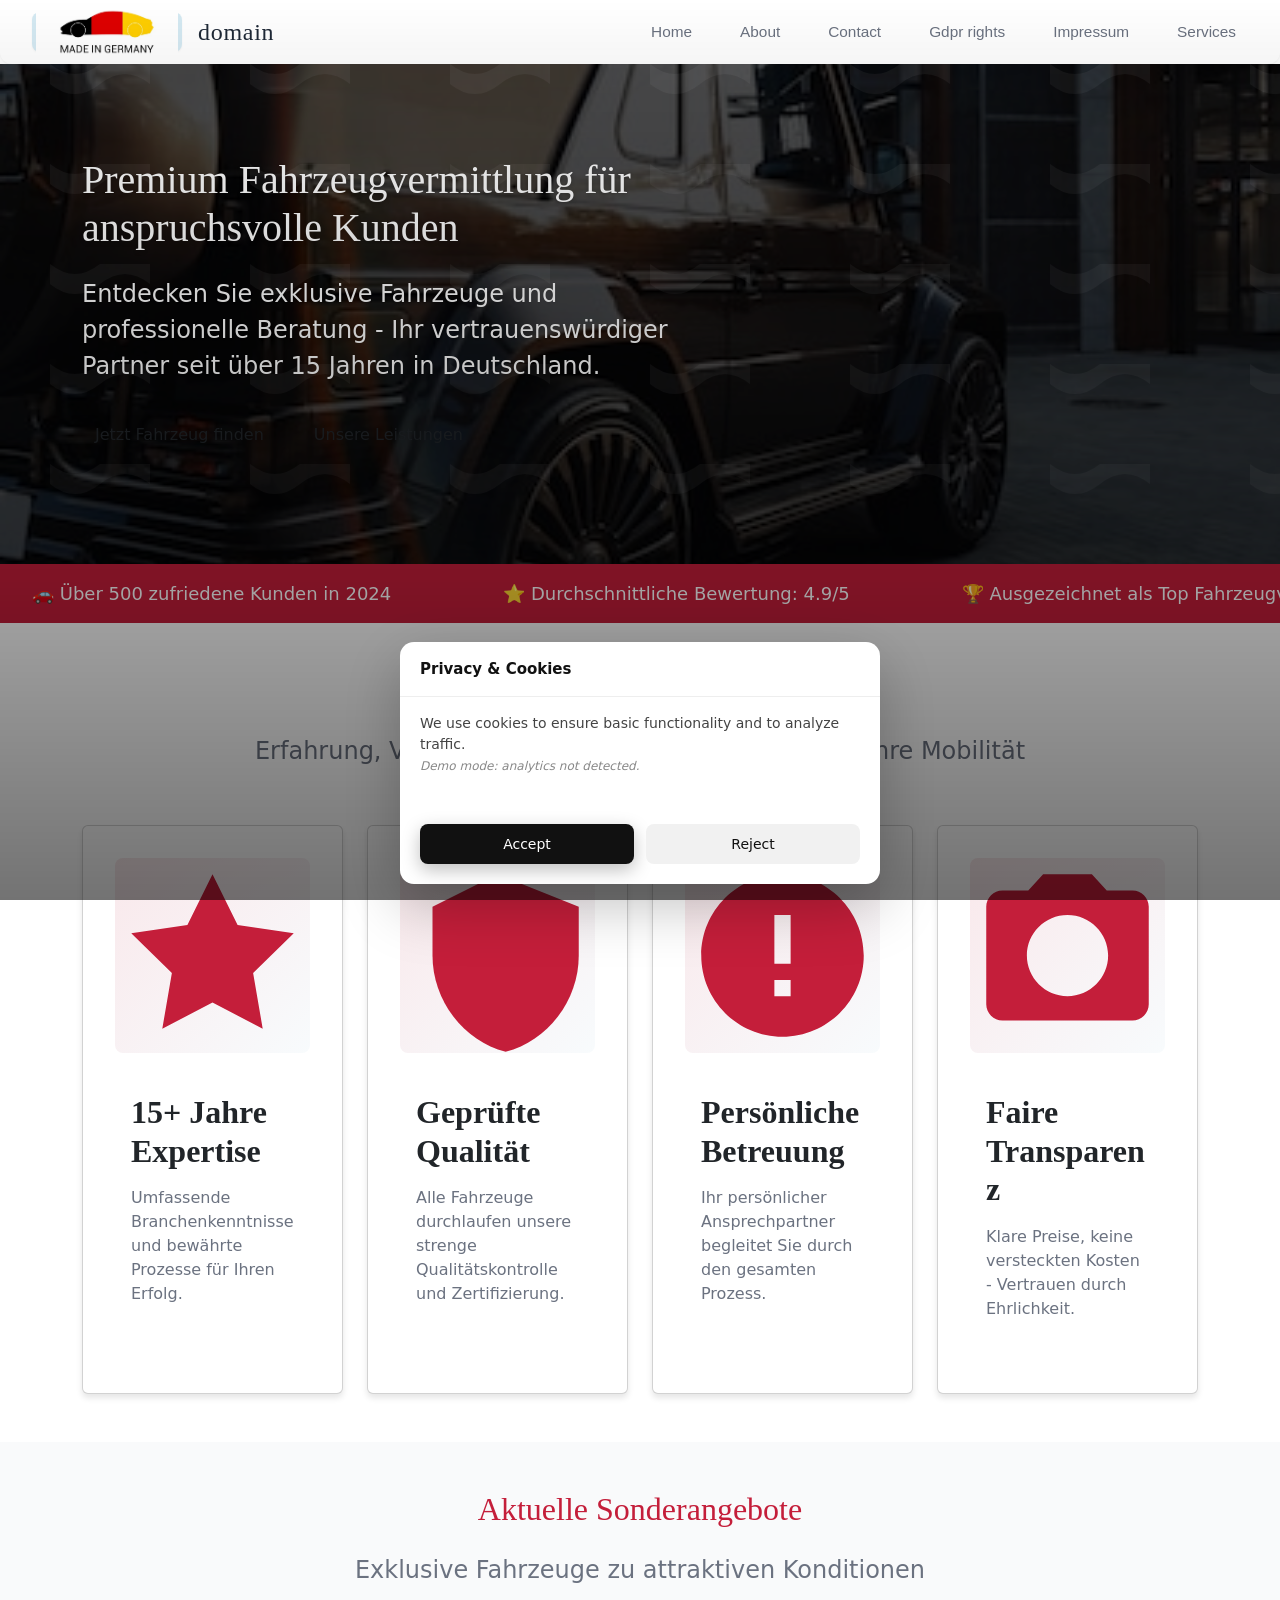
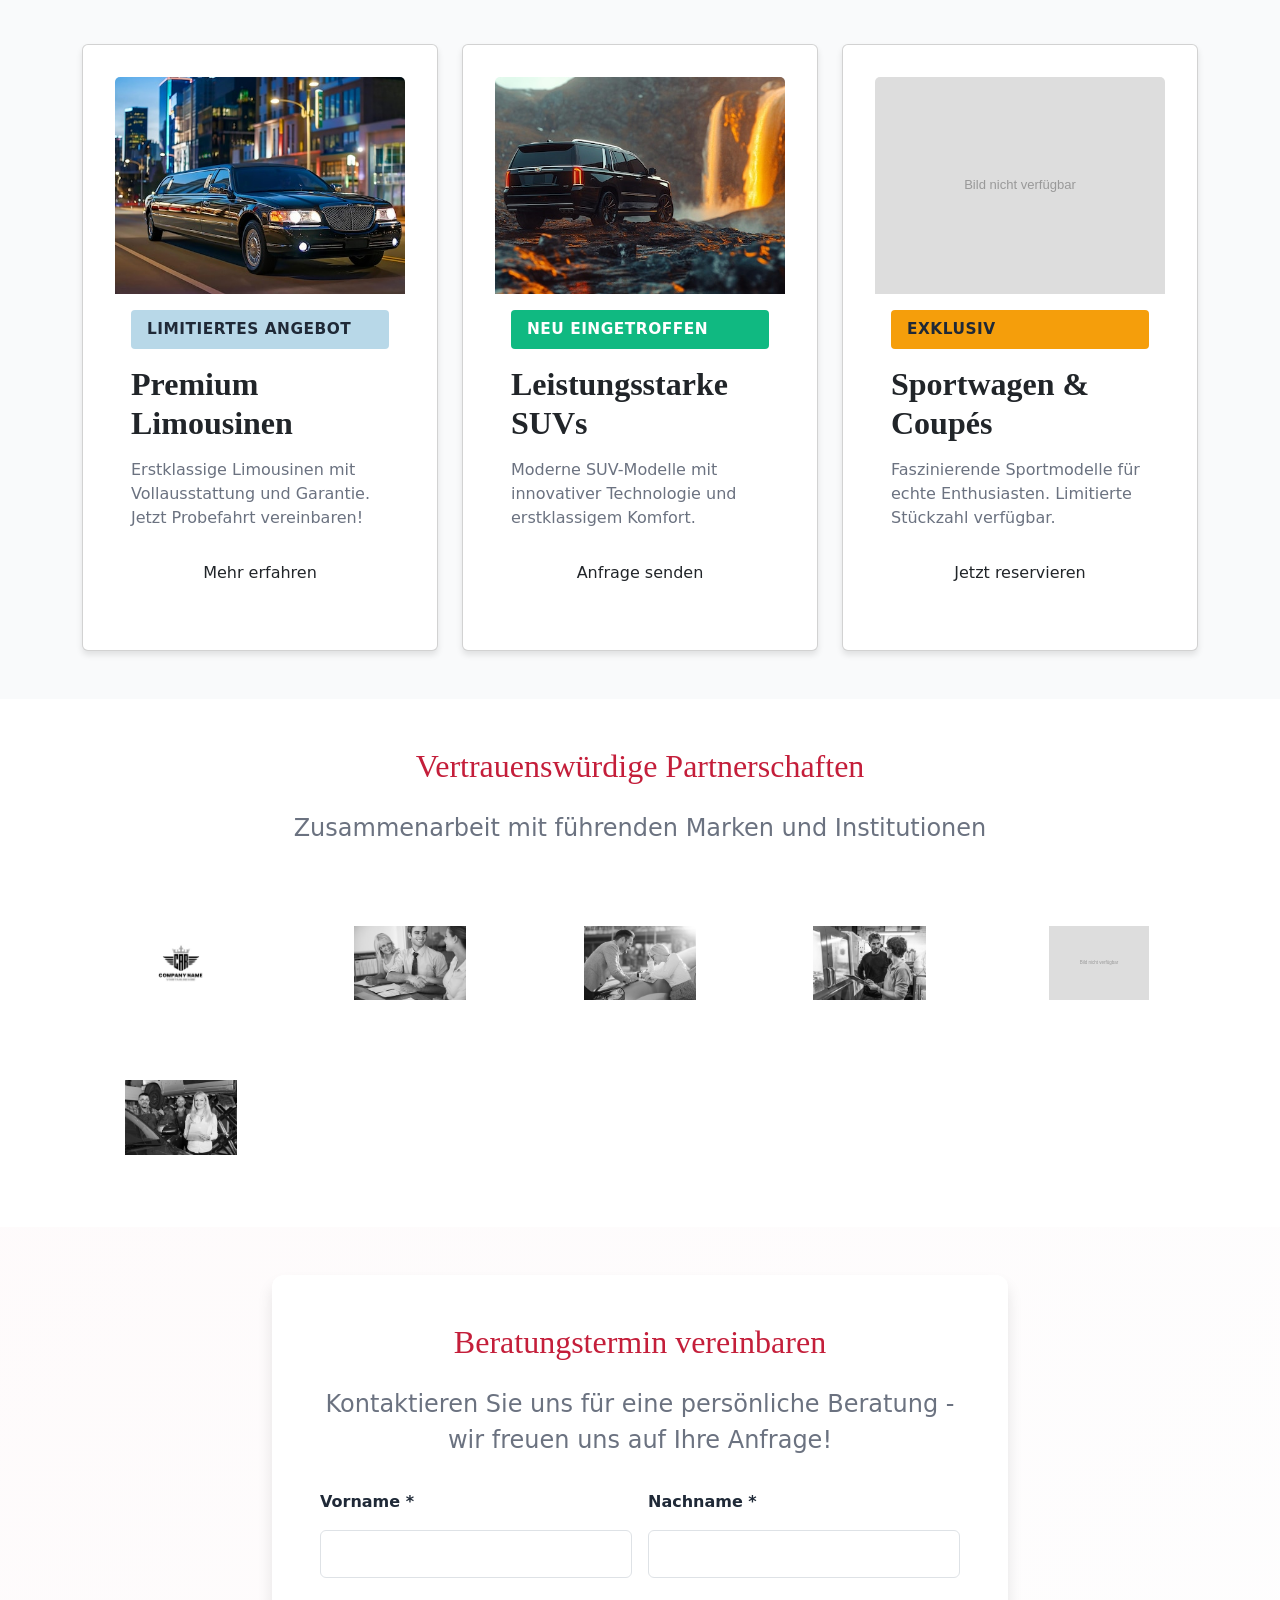
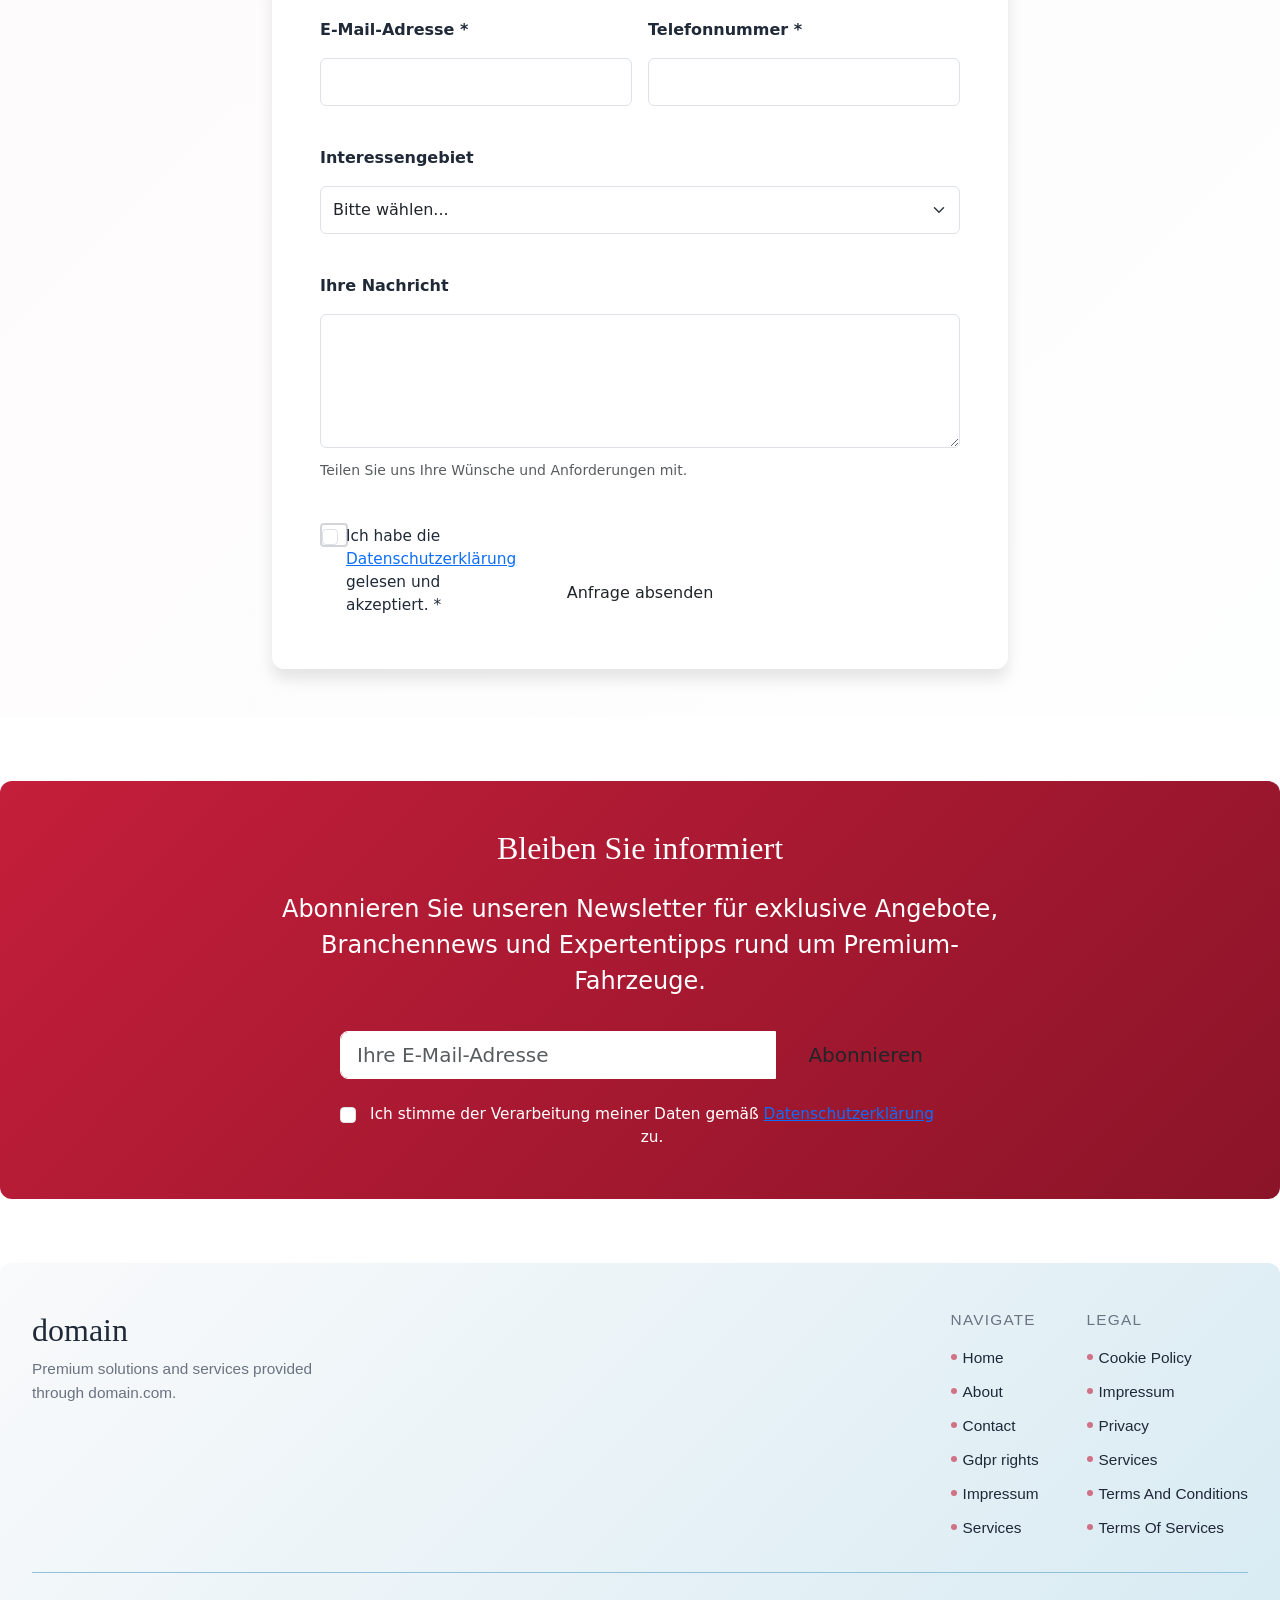
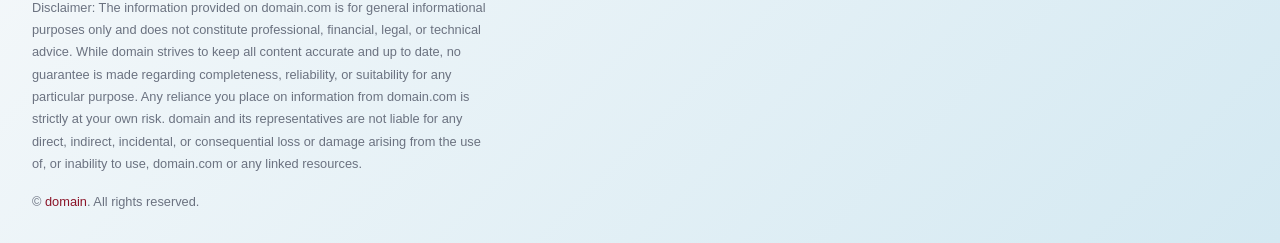
<file: index.html>
<!DOCTYPE html><html lang="de"><head>
<script type="application/ld+json">
{
  "@context": "https://schema.org",
  "@graph": [
    {
      "@type": "WebSite",
      "@id": "https://domain.com/#website",
      "url": "https://domain.com",
      "name": "domain"
    },
    {
      "@type": "Organization",
      "@id": "https://domain.com/#org",
      "name": "domain",
      "url": "https://domain.com"
    },
    {
      "@type": "WebPage",
      "@id": "https://domain.com",
      "url": "https://domain.com",
      "name": "domain",
      "isPartOf": {
        "@id": "https://domain.com/#website"
      },
      "inLanguage": "de"
    }
  ]
}
</script>
  <meta charset="UTF-8">
  <meta name="viewport" content="width=device-width, initial-scale=1.0">
  <meta name="description" content="domain - Ihr Premium-Partner für exklusive Fahrzeugvermittlung, professionelle Fahrzeugbewertung und erstklassigen Service in ganz Deutschland.">
  <meta name="keywords" content="Fahrzeugvermittlung, Autokauf, Fahrzeugbewertung, Premium Autos, Deutschland">
  <meta property="og:title" content="domain - Premium Fahrzeugvermittlung">
  <meta property="og:description" content="Ihr Premium-Partner für exklusive Fahrzeugvermittlung, professionelle Fahrzeugbewertung und erstklassigen Service in ganz Deutschland.">
  <meta property="og:type" content="website">
  <meta property="og:url" content="https://domain.com">
  <meta property="og:image" content="https://images.unsplash.com/photo-1492144534655-ae79c964c9d7?w=1200&amp;h=630&amp;fit=crop">
  <link rel="canonical" href="https://domain.com">
  <title>domain - Premium Fahrzeugvermittlung &amp; Beratung</title>
  <link rel="stylesheet" href="style.css">
  <link rel="icon" type="image/png" href="/favicon.png">
  <link rel="apple-touch-icon" href="/apple-touch-icon.png">
   <link rel="stylesheet" href="https://cdn.jsdelivr.net/npm/bootstrap@5.3.3/dist/css/bootstrap.min.css" integrity="sha384-QWTKZyjpPEjISv5WaRU9OFeRpok6YctnYmDr5pNlyT2bRjXh0JMhjY6hW+ALEwIH" crossorigin="anonymous">
  <link rel="stylesheet" href="https://unpkg.com/aos@2.3.4/dist/aos.css">
<link rel="stylesheet" href="./header-footer.css">
</head>
 <body>
  <header class="dr-header" aria-label="Primary navigation">
  <div class="dr-header-inner">
    <div class="dr-header-brand">
      <div class="dr-header-logo-wrap" aria-label="domain logo">
        <img class="dr-header-logo" src="img/etikett-made-in-germany.jpg" alt="AutoElite Deutschland Logo" width="150" height="40" loading="lazy" />
      </div>
      <div class="dr-header-brand-name">domain</div>
    </div>

    <button class="dr-header-burger" type="button" aria-label="Toggle navigation" aria-expanded="false" aria-controls="dr-header-nav-links">
      <span class="dr-header-burger-bar"></span>
      <span class="dr-header-burger-bar"></span>
      <span class="dr-header-burger-bar"></span>
    </button>

    <nav class="dr-nav" aria-label="Main">
      <ul class="dr-nav-list" id="dr-header-nav-links">
        <li class="dr-nav-item"><a class="dr-nav-link" href="./index.html">Home</a></li>
        <li class="dr-nav-item"><a class="dr-nav-link" href="./about.html">About</a></li>
        <li class="dr-nav-item"><a class="dr-nav-link" href="./contact.html">Contact</a></li>
        <li class="dr-nav-item"><a class="dr-nav-link" href="./gdpr-rights.html">Gdpr rights</a></li>
        <li class="dr-nav-item"><a class="dr-nav-link" href="./impressum.html">Impressum</a></li>
        <li class="dr-nav-item"><a class="dr-nav-link" href="./services.html">Services</a></li>
      </ul>
    </nav>
  </div>
</header>
  <main>
   <section class="c-hero" id="hero">
    <div class="c-hero__background">
     <img src="img/374955.jpg" alt="Luxuriöses Fahrzeug auf urbaner Straße, professionelle Automobilbranche" width="1920" height="1080" class="c-hero__image">
    </div>
    <div class="container">
     <div class="row align-items-center">
      <div class="col-lg-7" data-aos="fade-right">
       <h1 class="c-hero__title">Premium Fahrzeugvermittlung für anspruchsvolle Kunden</h1>
       <p class="c-hero__subtitle">Entdecken Sie exklusive Fahrzeuge und professionelle Beratung - Ihr vertrauenswürdiger Partner seit über 15 Jahren in Deutschland.</p>
       <div class="c-hero__actions">
        <a href="#kontaktformular" class="btn c-button c-button--primary c-button--lg">Jetzt Fahrzeug finden</a> <a href="/services.html" class="btn c-button c-button--secondary c-button--lg">Unsere Leistungen</a>
       </div>
      </div>
     </div>
    </div>
   </section>
   <section class="c-ticker" aria-label="Aktuelle Nachrichten">
    <div class="c-ticker__wrapper">
     <div class="c-ticker__content">
      <span class="c-ticker__item">🚗 Über 500 zufriedene Kunden in 2024</span> <span class="c-ticker__item">⭐ Durchschnittliche Bewertung: 4.9/5</span> <span class="c-ticker__item">🏆 Ausgezeichnet als Top Fahrzeugvermittler Deutschland</span> <span class="c-ticker__item">💎 Exklusiver Zugang zu Premium-Fahrzeugen</span> <span class="c-ticker__item">📞 Kostenlose Erstberatung verfügbar</span> <span class="c-ticker__item">🚗 Über 500 zufriedene Kunden in 2024</span> <span class="c-ticker__item">⭐ Durchschnittliche Bewertung: 4.9/5</span> <span class="c-ticker__item">🏆 Ausgezeichnet als Top Fahrzeugvermittler Deutschland</span>
     </div>
    </div>
   </section>
   <section class="c-features py-4 py-md-5" id="vorteile" style="scroll-margin-top: var(--header-h);">
    <div class="container">
     <div class="row text-center mb-4">
      <div class="col-12" data-aos="fade-up">
       <h2 class="c-section__title">Warum domain?</h2>
       <p class="c-section__subtitle">Erfahrung, Vertrauen und erstklassiger Service für Ihre Mobilität</p>
      </div>
     </div>
     <div class="row g-4">
      <div class="col-md-6 col-lg-3" data-aos="fade-up" data-aos-delay="100">
       <div class="card c-card h-100">
        <div class="ratio ratio-1x1 c-card__icon-wrapper">
         <svg class="c-card__icon" viewBox="0 0 24 24" fill="none" xmlns="http://www.w3.org/2000/svg" role="img" aria-label="Expertise Icon">
          <path d="M12 2L15.09 8.26L22 9.27L17 14.14L18.18 21.02L12 17.77L5.82 21.02L7 14.14L2 9.27L8.91 8.26L12 2Z" fill="currentColor"></path>
         </svg>
        </div>
        <div class="card-body d-flex flex-column">
         <h3 class="c-card__title">15+ Jahre Expertise</h3>
         <p class="c-card__text">Umfassende Branchenkenntnisse und bewährte Prozesse für Ihren Erfolg.</p>
        </div>
       </div>
      </div>
      <div class="col-md-6 col-lg-3" data-aos="fade-up" data-aos-delay="200">
       <div class="card c-card h-100">
        <div class="ratio ratio-1x1 c-card__icon-wrapper">
         <svg class="c-card__icon" viewBox="0 0 24 24" fill="none" xmlns="http://www.w3.org/2000/svg" role="img" aria-label="Sicherheit Icon">
          <path d="M12 2L4 6V12C4 17.55 7.84 22.54 13 23.85C18.16 22.54 22 17.55 22 12V6L12 2Z" fill="currentColor"></path>
         </svg>
        </div>
        <div class="card-body d-flex flex-column">
         <h3 class="c-card__title">Geprüfte Qualität</h3>
         <p class="c-card__text">Alle Fahrzeuge durchlaufen unsere strenge Qualitätskontrolle und Zertifizierung.</p>
        </div>
       </div>
      </div>
      <div class="col-md-6 col-lg-3" data-aos="fade-up" data-aos-delay="300">
       <div class="card c-card h-100">
        <div class="ratio ratio-1x1 c-card__icon-wrapper">
         <svg class="c-card__icon" viewBox="0 0 24 24" fill="none" xmlns="http://www.w3.org/2000/svg" role="img" aria-label="Support Icon">
          <path d="M12 2C6.48 2 2 6.48 2 12C2 17.52 6.48 22 12 22C17.52 22 22 17.52 22 12C22 6.48 17.52 2 12 2ZM13 17H11V15H13V17ZM13 13H11V7H13V13Z" fill="currentColor"></path>
         </svg>
        </div>
        <div class="card-body d-flex flex-column">
         <h3 class="c-card__title">Persönliche Betreuung</h3>
         <p class="c-card__text">Ihr persönlicher Ansprechpartner begleitet Sie durch den gesamten Prozess.</p>
        </div>
       </div>
      </div>
      <div class="col-md-6 col-lg-3" data-aos="fade-up" data-aos-delay="400">
       <div class="card c-card h-100">
        <div class="ratio ratio-1x1 c-card__icon-wrapper">
         <svg class="c-card__icon" viewBox="0 0 24 24" fill="none" xmlns="http://www.w3.org/2000/svg" role="img" aria-label="Transparenz Icon">
          <path d="M9 2L7.17 4H4C2.9 4 2 4.9 2 6V18C2 19.1 2.9 20 4 20H20C21.1 20 22 19.1 22 18V6C22 4.9 21.1 4 20 4H16.83L15 2H9ZM12 17C9.24 17 7 14.76 7 12C7 9.24 9.24 7 12 7C14.76 7 17 9.24 17 12C17 14.76 14.76 17 12 17Z" fill="currentColor"></path>
         </svg>
        </div>
        <div class="card-body d-flex flex-column">
         <h3 class="c-card__title">Faire Transparenz</h3>
         <p class="c-card__text">Klare Preise, keine versteckten Kosten - Vertrauen durch Ehrlichkeit.</p>
        </div>
       </div>
      </div>
     </div>
    </div>
   </section>
   <section class="c-offers py-4 py-md-5" id="angebote" style="scroll-margin-top: var(--header-h);">
    <div class="container">
     <div class="row text-center mb-4">
      <div class="col-12" data-aos="fade-up">
       <h2 class="c-section__title">Aktuelle Sonderangebote</h2>
       <p class="c-section__subtitle">Exklusive Fahrzeuge zu attraktiven Konditionen</p>
      </div>
     </div>
     <div class="row g-4">
      <div class="col-md-6 col-lg-4" data-aos="fade-up" data-aos-delay="100">
       <div class="card c-card c-card--offer h-100">
        <div class="ratio ratio-4x3">
         <img src="img/385.jpg" alt="Elegante Limousine in städtischer Umgebung, Premium Fahrzeug" width="800" height="600" class="card-img-top" loading="lazy">
        </div>
        <div class="card-body d-flex flex-column">
         <span class="c-badge c-badge--accent">Limitiertes Angebot</span>
         <h3 class="c-card__title">Premium Limousinen</h3>
         <p class="c-card__text">Erstklassige Limousinen mit Vollausstattung und Garantie. Jetzt Probefahrt vereinbaren!</p>
         <a href="/contact.html" class="btn c-button c-button--primary mt-auto">Mehr erfahren</a>
        </div>
       </div>
      </div>
      <div class="col-md-6 col-lg-4" data-aos="fade-up" data-aos-delay="200">
       <div class="card c-card c-card--offer h-100">
        <div class="ratio ratio-4x3">
         <img src="img/184181.jpg" alt="Sportlicher SUV in Berglandschaft, leistungsstarkes Fahrzeug" width="800" height="600" class="card-img-top" loading="lazy">
        </div>
        <div class="card-body d-flex flex-column">
         <span class="c-badge c-badge--success">Neu eingetroffen</span>
         <h3 class="c-card__title">Leistungsstarke SUVs</h3>
         <p class="c-card__text">Moderne SUV-Modelle mit innovativer Technologie und erstklassigem Komfort.</p>
         <a href="/contact.html" class="btn c-button c-button--primary mt-auto">Anfrage senden</a>
        </div>
       </div>
      </div>
      <div class="col-md-6 col-lg-4" data-aos="fade-up" data-aos-delay="300">
       <div class="card c-card c-card--offer h-100">
        <div class="ratio ratio-4x3">
         <img src="https://images.unsplash.com/photo-1552519507-da3b142c6e3d?w=800&amp;h=600&amp;fit=crop" alt="Sportlicher Coupé bei Sonnenuntergang, dynamisches Design" width="800" height="600" class="card-img-top" loading="lazy">
        </div>
        <div class="card-body d-flex flex-column">
         <span class="c-badge c-badge--warning">Exklusiv</span>
         <h3 class="c-card__title">Sportwagen &amp; Coupés</h3>
         <p class="c-card__text">Faszinierende Sportmodelle für echte Enthusiasten. Limitierte Stückzahl verfügbar.</p>
         <a href="/contact.html" class="btn c-button c-button--primary mt-auto">Jetzt reservieren</a>
        </div>
       </div>
      </div>
     </div>
    </div>
   </section>
   <section class="c-brands py-4 py-md-5" id="partner">
    <div class="container">
     <div class="row text-center mb-4">
      <div class="col-12" data-aos="fade-up">
       <h2 class="c-section__title">Vertrauenswürdige Partnerschaften</h2>
       <p class="c-section__subtitle">Zusammenarbeit mit führenden Marken und Institutionen</p>
      </div>
     </div>
     <div class="c-brands__grid">
      <div class="c-brands__item" data-aos="fade-up" data-aos-delay="100">
       <div class="c-brands__logo-wrapper">
        <img src="img/car-anfangsbuchstabe-mit-flugelkronen-logo-luxus-logoluxus-schild-monogramm-l.jpg" alt="Premium Automobilmarke Partner Logo" width="200" height="100" loading="lazy" class="c-brands__logo">
       </div>
      </div>
      <div class="c-brands__item" data-aos="fade-up" data-aos-delay="200">
       <div class="c-brands__logo-wrapper">
        <img src="img/187492.jpg" alt="Zertifizierte Finanzinstitution Partner" width="200" height="100" loading="lazy" class="c-brands__logo">
       </div>
      </div>
      <div class="c-brands__item" data-aos="fade-up" data-aos-delay="300">
       <div class="c-brands__logo-wrapper">
        <img src="img/355.jpg" alt="Versicherungspartner für Fahrzeuge" width="200" height="100" loading="lazy" class="c-brands__logo">
       </div>
      </div>
      <div class="c-brands__item" data-aos="fade-up" data-aos-delay="400">
       <div class="c-brands__logo-wrapper">
        <img src="img/42764.jpg" alt="Technischer Prüfservice Qualitätspartner" width="200" height="100" loading="lazy" class="c-brands__logo">
       </div>
      </div>
      <div class="c-brands__item" data-aos="fade-up" data-aos-delay="500">
       <div class="c-brands__logo-wrapper">
        <img src="https://images.unsplash.com/photo-1542744173-8e7e53415bb0?w=200&amp;h=100&amp;fit=crop" alt="Professioneller Servicepartner Automotive" width="200" height="100" loading="lazy" class="c-brands__logo">
       </div>
      </div>
      <div class="c-brands__item" data-aos="fade-up" data-aos-delay="600">
       <div class="c-brands__logo-wrapper">
        <img src="img/6193.jpg" alt="Branchenverband Automobil Deutschland" width="200" height="100" loading="lazy" class="c-brands__logo">
       </div>
      </div>
     </div>
    </div>
   </section>
   <section class="c-form-section py-4 py-md-5" id="kontaktformular" style="scroll-margin-top: var(--header-h);">
    <div class="container">
     <div class="row justify-content-center">
      <div class="col-lg-8" data-aos="fade-up">
       <div class="c-form-wrapper">
        <h2 class="c-section__title text-center">Beratungstermin vereinbaren</h2>
        <p class="c-section__subtitle text-center">Kontaktieren Sie uns für eine persönliche Beratung - wir freuen uns auf Ihre Anfrage!</p>
        <form class="c-form" action="thank_you.html" method="POST" novalidate="">
         <div class="row g-3">
          <div class="col-md-6">
           <div class="c-form__group">
            <label for="firstName" class="c-form__label">Vorname *</label> <input type="text" class="form-control c-form__input" id="firstName" name="firstName" required="" aria-required="true">
            <div class="invalid-feedback">Bitte geben Sie Ihren Vornamen ein.</div>
           </div>
          </div>
          <div class="col-md-6">
           <div class="c-form__group">
            <label for="lastName" class="c-form__label">Nachname *</label> <input type="text" class="form-control c-form__input" id="lastName" name="lastName" required="" aria-required="true">
            <div class="invalid-feedback">Bitte geben Sie Ihren Nachnamen ein.</div>
           </div>
          </div>
          <div class="col-md-6">
           <div class="c-form__group">
            <label for="email" class="c-form__label">E-Mail-Adresse *</label> <input type="email" class="form-control c-form__input" id="email" name="email" required="" aria-required="true">
            <div class="invalid-feedback">Bitte geben Sie eine gültige E-Mail-Adresse ein.</div>
           </div>
          </div>
          <div class="col-md-6">
           <div class="c-form__group">
            <label for="phone" class="c-form__label">Telefonnummer *</label> <input type="tel" class="form-control c-form__input" id="phone" name="phone" required="" aria-required="true">
            <div class="invalid-feedback">Bitte geben Sie Ihre Telefonnummer ein.</div>
           </div>
          </div>
          <div class="col-12">
           <div class="c-form__group">
            <label for="interest" class="c-form__label">Interessengebiet</label> <select class="form-select c-form__input" id="interest" name="interest"> <option value="">Bitte wählen...</option> <option value="limousine">Premium Limousinen</option> <option value="suv">SUV-Modelle</option> <option value="sportwagen">Sportwagen &amp; Coupés</option> <option value="elektro">Elektrofahrzeuge</option> <option value="beratung">Allgemeine Beratung</option> </select>
           </div>
          </div>
          <div class="col-12">
           <div class="c-form__group">
            <label for="message" class="c-form__label">Ihre Nachricht</label> <textarea class="form-control c-form__textarea" id="message" name="message" rows="5" aria-describedby="messageHelp"></textarea> <small id="messageHelp" class="form-text text-muted">Teilen Sie uns Ihre Wünsche und Anforderungen mit.</small>
           </div>
          </div>
          <div class="col-12">
           <div class="form-check c-form__checkbox">
            <input class="form-check-input" type="checkbox" id="privacy" name="privacy" required="" aria-required="true"> <label class="form-check-label" for="privacy"> Ich habe die <a href="/privacy.html" target="_blank" rel="noopener noreferrer">Datenschutzerklärung</a> gelesen und akzeptiert. * </label>
            <div class="invalid-feedback">Sie müssen die Datenschutzerklärung akzeptieren.</div>
           </div>
          </div>
          <div class="col-12">
           <button type="submit" class="btn c-button c-button--primary c-button--lg w-100">Anfrage absenden</button>
          </div>
         </div>
        </form>
       </div>
      </div>
     </div>
    </div>
   </section>
   <section class="c-newsletter py-4 py-md-5" id="newsletter">
    <div class="container">
     <div class="row justify-content-center">
      <div class="col-lg-8 text-center" data-aos="fade-up">
       <h2 class="c-section__title">Bleiben Sie informiert</h2>
       <p class="c-section__subtitle">Abonnieren Sie unseren Newsletter für exklusive Angebote, Branchennews und Expertentipps rund um Premium-Fahrzeuge.</p>
       <form class="c-newsletter__form" action="thank_you.html" method="POST" novalidate="">
        <div class="input-group input-group-lg c-newsletter__input-group">
         <input type="email" class="form-control c-form__input" id="newsletterEmail" name="newsletterEmail" placeholder="Ihre E-Mail-Adresse" required="" aria-label="E-Mail für Newsletter" aria-required="true">
         <button class="btn c-button c-button--primary" type="submit">Abonnieren</button>
        </div>
        <div class="form-check mt-3 c-newsletter__consent">
         <input class="form-check-input" type="checkbox" id="newsletterPrivacy" name="newsletterPrivacy" required="" aria-required="true"> <label class="form-check-label" for="newsletterPrivacy"> Ich stimme der Verarbeitung meiner Daten gemäß <a href="/privacy.html" target="_blank" rel="noopener noreferrer">Datenschutzerklärung</a> zu. </label>
        </div>
       </form>
      </div>
     </div>
    </div>
   </section>
  </main>
  <footer class="dr-footer" aria-label="Footer">
  <div class="dr-footer-inner">
    <div class="dr-footer-main">
      <div class="dr-footer-brand-block">
        <div class="dr-footer-brand-name">domain</div>
        <p class="dr-footer-tagline">Premium solutions and services provided through domain.com.</p>
      </div>

      <div class="dr-footer-nav-legal-wrap">
        <nav class="dr-footer-nav" aria-label="Footer main navigation">
          <h2 class="dr-footer-heading">Navigate</h2>
          <ul class="dr-footer-nav-list">
            <li class="dr-footer-nav-item"><a class="dr-footer-nav-link" href="./index.html">Home</a></li>
            <li class="dr-footer-nav-item"><a class="dr-footer-nav-link" href="./about.html">About</a></li>
            <li class="dr-footer-nav-item"><a class="dr-footer-nav-link" href="./contact.html">Contact</a></li>
            <li class="dr-footer-nav-item"><a class="dr-footer-nav-link" href="./gdpr-rights.html">Gdpr rights</a></li>
            <li class="dr-footer-nav-item"><a class="dr-footer-nav-link" href="./impressum.html">Impressum</a></li>
            <li class="dr-footer-nav-item"><a class="dr-footer-nav-link" href="./services.html">Services</a></li>
          </ul>
        </nav>

        <div class="dr-footer-legal-block" aria-label="Legal">
          <h2 class="dr-footer-heading">Legal</h2>
          <ul class="dr-footer-legal-list">
            <li class="dr-footer-legal-item"><a class="dr-footer-legal-link" href="./cookie_policy.html">Cookie Policy</a></li>
            <li class="dr-footer-legal-item"><a class="dr-footer-legal-link" href="./impressum.html">Impressum</a></li>
            <li class="dr-footer-legal-item"><a class="dr-footer-legal-link" href="./privacy.html">Privacy</a></li>
            <li class="dr-footer-legal-item"><a class="dr-footer-legal-link" href="./services.html">Services</a></li>
            <li class="dr-footer-legal-item"><a class="dr-footer-legal-link" href="./terms_and_conditions.html">Terms And Conditions</a></li>
            <li class="dr-footer-legal-item"><a class="dr-footer-legal-link" href="./terms_of_services.html">Terms Of Services</a></li>
          </ul>
        </div>
      </div>
    </div>

    <div class="dr-footer-bottom">
      <p class="dr-footer-disclaimer">
        Disclaimer: The information provided on domain.com is for general informational purposes only and does not constitute professional, financial, legal, or technical advice. While domain strives to keep all content accurate and up to date, no guarantee is made regarding completeness, reliability, or suitability for any particular purpose. Any reliance you place on information from domain.com is strictly at your own risk. domain and its representatives are not liable for any direct, indirect, incidental, or consequential loss or damage arising from the use of, or inability to use, domain.com or any linked resources.
      </p>
      <p class="dr-footer-copy">© <span class="dr-footer-copy-name">domain</span>. All rights reserved.</p>
    </div>
  </div>
</footer>
  <script src="script.js" defer=""></script>
 
  <script src="https://unpkg.com/aos@2.3.4/dist/aos.js"></script>
  <script>
if (typeof AOS !== "undefined" && !window.__AOS_INITIALIZED__) {
  AOS.init({ once: true, duration: 700, easing: "ease-out-cubic" });
  window.__AOS_INITIALIZED__ = true;
}
</script>
<script src="./header-footer.js"></script>
<script src="./consent.js"></script>
</body></html>
</file>
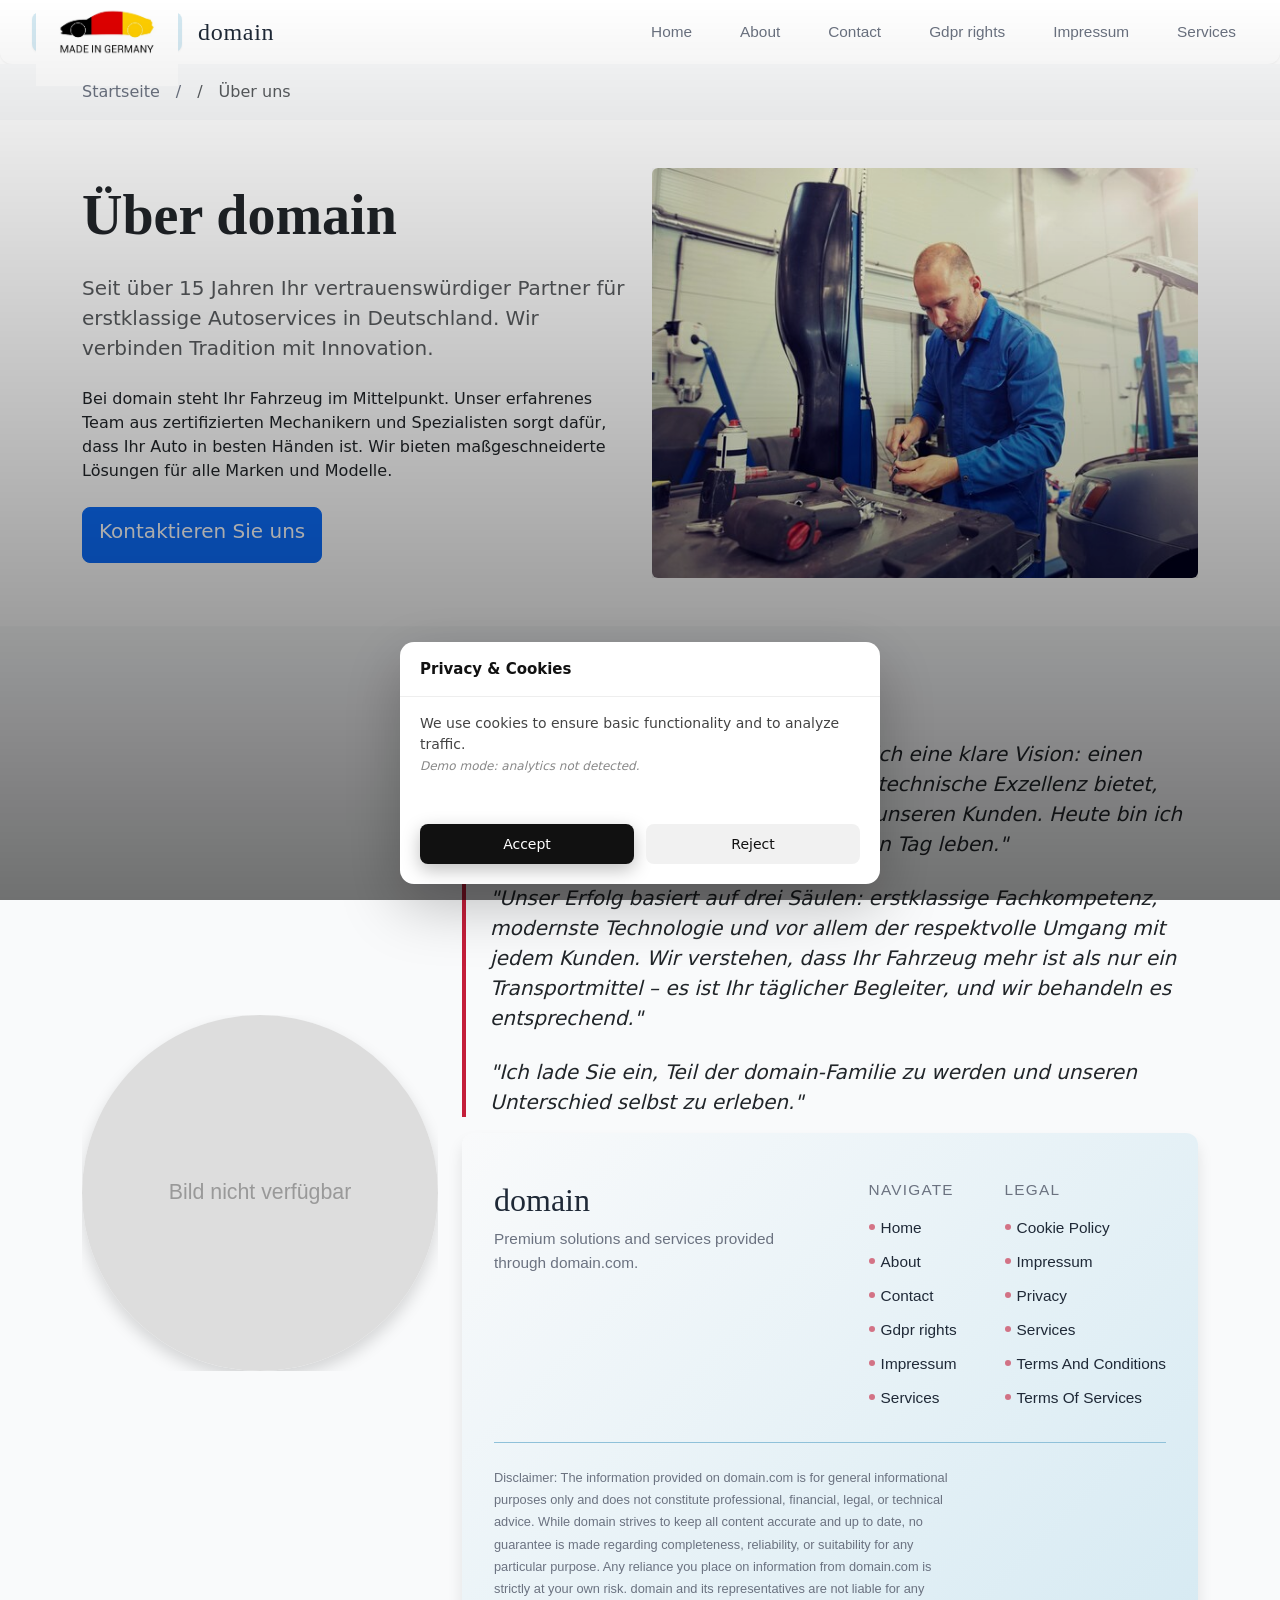
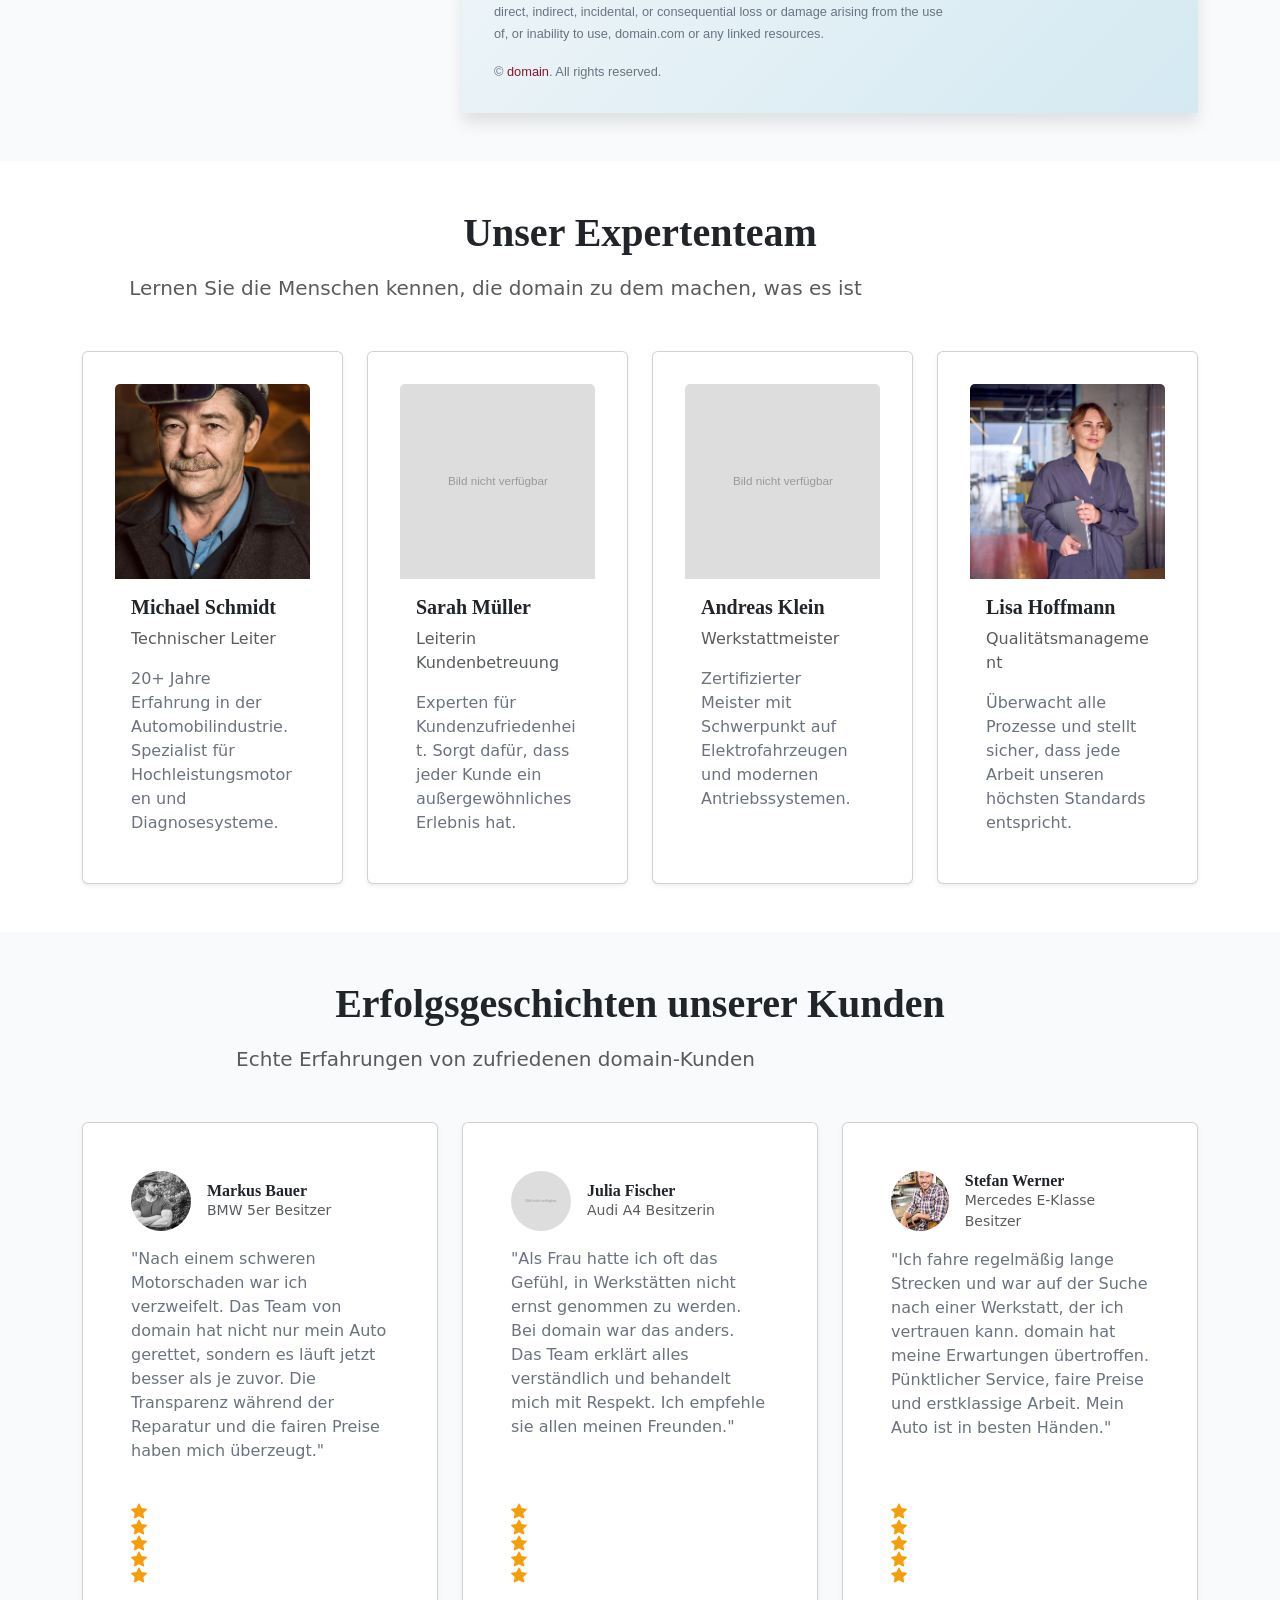
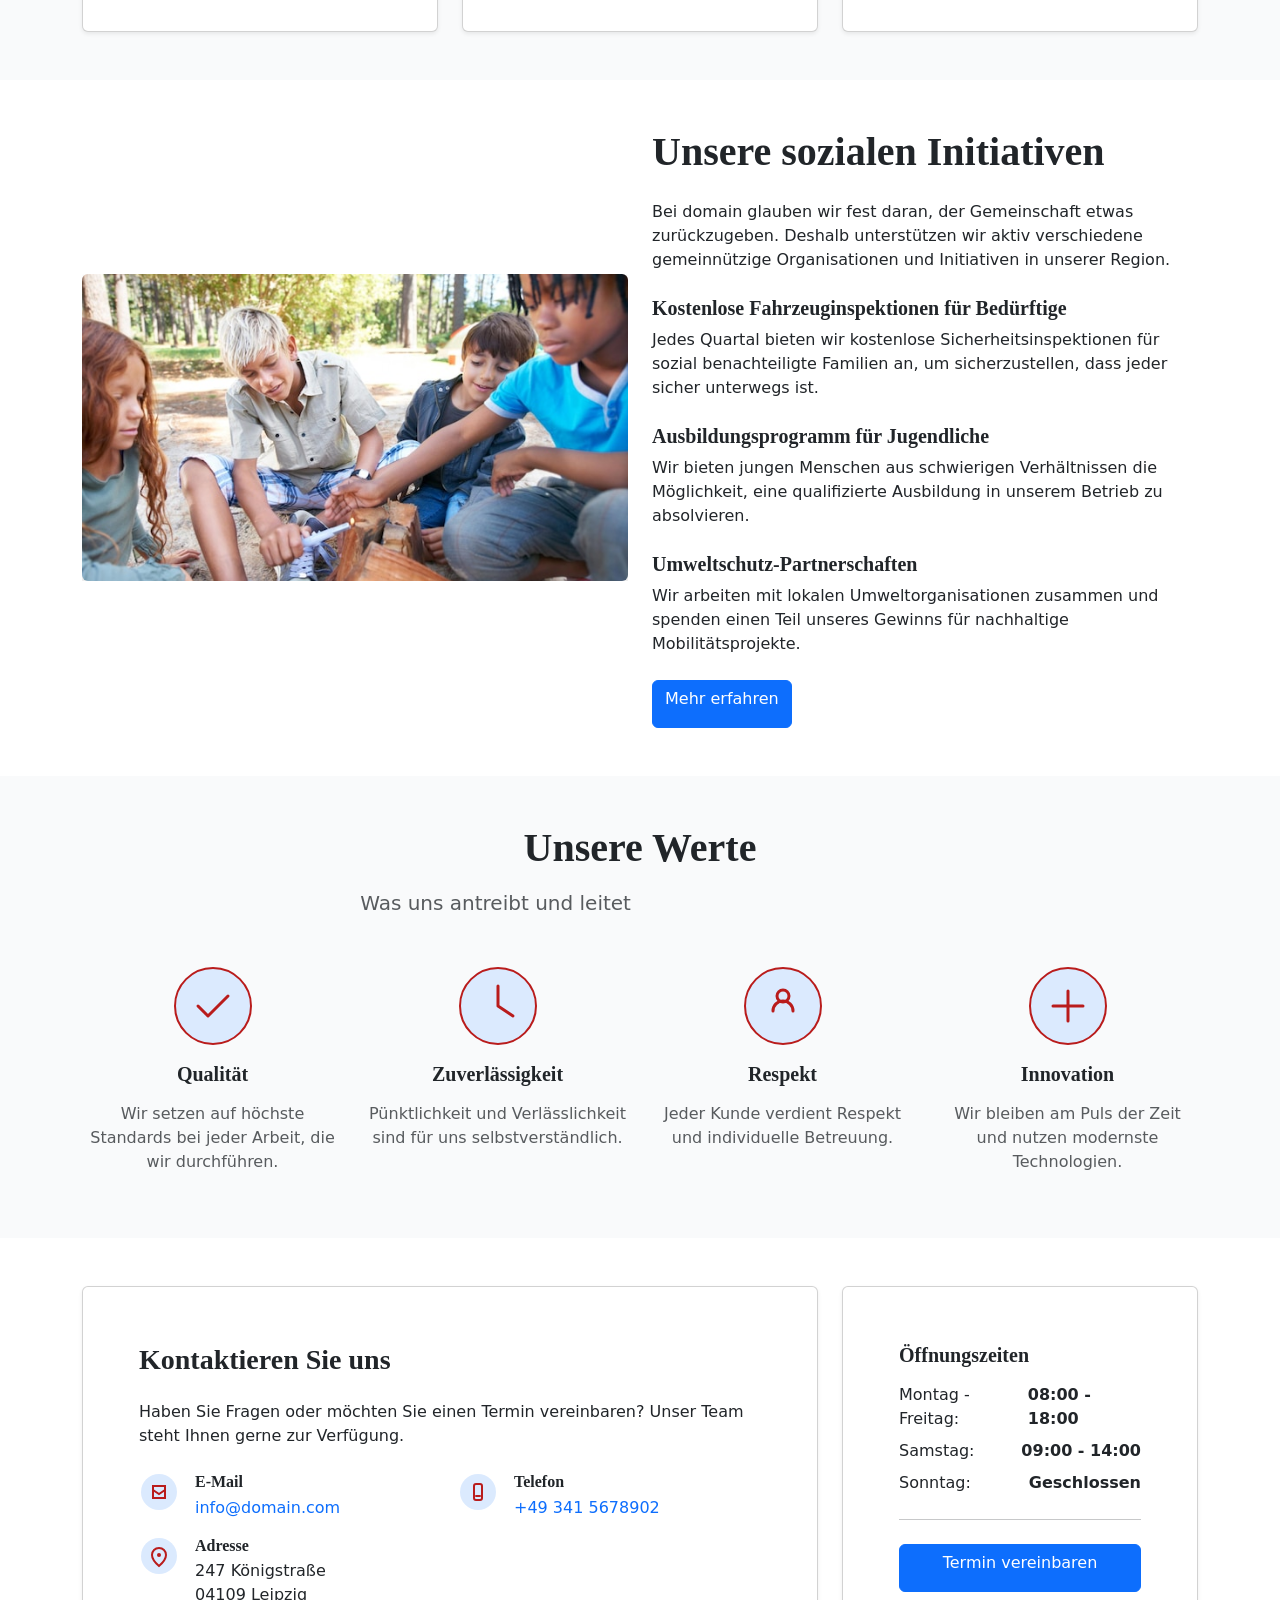
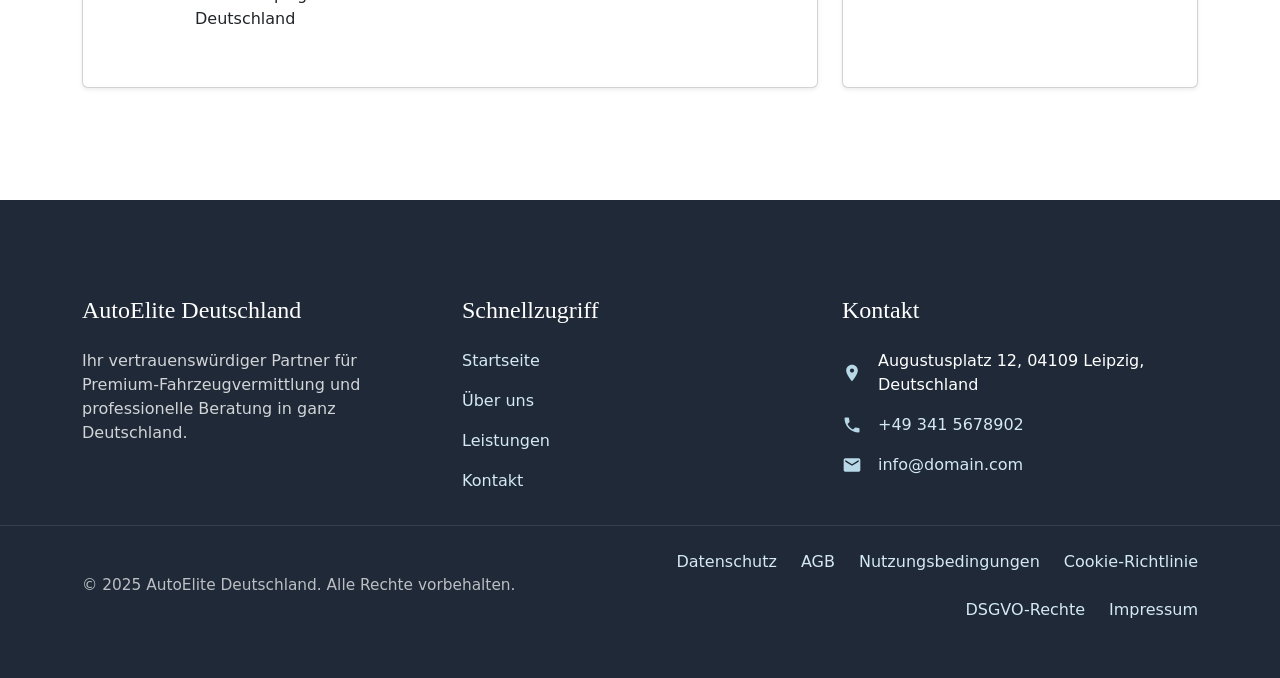
<file: about.html>
<!DOCTYPE html><html lang="de"><head>
<script type="application/ld+json">
{
  "@context": "https://schema.org",
  "@graph": [
    {
      "@type": "WebSite",
      "@id": "https://domain.com/#website",
      "url": "https://domain.com",
      "name": "domain"
    },
    {
      "@type": "Organization",
      "@id": "https://domain.com/#org",
      "name": "domain",
      "url": "https://domain.com"
    },
    {
      "@type": "WebPage",
      "@id": "https://domain.com/about.html",
      "url": "https://domain.com/about.html",
      "name": "domain",
      "isPartOf": {
        "@id": "https://domain.com/#website"
      },
      "inLanguage": "de"
    }
  ]
}
</script>
  <meta charset="UTF-8">
  <meta name="viewport" content="width=device-width, initial-scale=1.0">
  <meta name="description" content="Erfahren Sie mehr über domain - Ihr vertrauenswürdiger Partner für erstklassige Autoservices in Deutschland. Unsere Mission, unser Team und unsere Werte.">
  <meta property="og:title" content="Über uns - domain">
  <meta property="og:description" content="Entdecken Sie die Geschichte und das Team hinter domain - Ihrem Premium-Autoservice in Deutschland.">
  <meta property="og:type" content="website">
  <meta property="og:url" content="https://domain.com/about.html">
  <link rel="canonical" href="https://domain.com/about.html">
  <title>Über uns - domain | Premium Autoservice Deutschland</title>
  <link rel="stylesheet" href="style.css">
  <link rel="icon" type="image/png" href="/favicon.png">
  <link rel="apple-touch-icon" href="/apple-touch-icon.png">
   <link rel="stylesheet" href="https://cdn.jsdelivr.net/npm/bootstrap@5.3.3/dist/css/bootstrap.min.css" integrity="sha384-QWTKZyjpPEjISv5WaRU9OFeRpok6YctnYmDr5pNlyT2bRjXh0JMhjY6hW+ALEwIH" crossorigin="anonymous">
  <link rel="stylesheet" href="https://unpkg.com/aos@2.3.4/dist/aos.css">
<link rel="stylesheet" href="./header-footer.css">
</head>
 <body>
  <header class="dr-header" aria-label="Primary navigation">
  <div class="dr-header-inner">
    <div class="dr-header-brand">
      <div class="dr-header-logo-wrap" aria-label="domain logo">
        <img class="dr-header-logo" src="img/etikett-made-in-germany.jpg" alt="AutoElite Deutschland Logo" width="150" height="40" loading="lazy" />
      </div>
      <div class="dr-header-brand-name">domain</div>
    </div>

    <button class="dr-header-burger" type="button" aria-label="Toggle navigation" aria-expanded="false" aria-controls="dr-header-nav-links">
      <span class="dr-header-burger-bar"></span>
      <span class="dr-header-burger-bar"></span>
      <span class="dr-header-burger-bar"></span>
    </button>

    <nav class="dr-nav" aria-label="Main">
      <ul class="dr-nav-list" id="dr-header-nav-links">
        <li class="dr-nav-item"><a class="dr-nav-link" href="./index.html">Home</a></li>
        <li class="dr-nav-item"><a class="dr-nav-link" href="./about.html">About</a></li>
        <li class="dr-nav-item"><a class="dr-nav-link" href="./contact.html">Contact</a></li>
        <li class="dr-nav-item"><a class="dr-nav-link" href="./gdpr-rights.html">Gdpr rights</a></li>
        <li class="dr-nav-item"><a class="dr-nav-link" href="./impressum.html">Impressum</a></li>
        <li class="dr-nav-item"><a class="dr-nav-link" href="./services.html">Services</a></li>
      </ul>
    </nav>
  </div>
</header>
  <main>
   <nav aria-label="breadcrumb" class="py-3" style="background-color: var(--color-bg-alt);">
    <div class="container">
     <ol class="breadcrumb mb-0">
      <li class="breadcrumb-item"><a href="/">Startseite</a></li>
      <li class="breadcrumb-item active" aria-current="page">Über uns</li>
     </ol>
    </div>
   </nav>
   <section class="py-4 py-md-5" id="hero-about">
    <div class="container">
     <div class="row align-items-center g-4">
      <div class="col-md-6" data-aos="fade-right">
       <h1 class="display-4 fw-bold mb-4">Über domain</h1>
       <p class="lead text-muted mb-4">Seit über 15 Jahren Ihr vertrauenswürdiger Partner für erstklassige Autoservices in Deutschland. Wir verbinden Tradition mit Innovation.</p>
       <p class="mb-4">Bei domain steht Ihr Fahrzeug im Mittelpunkt. Unser erfahrenes Team aus zertifizierten Mechanikern und Spezialisten sorgt dafür, dass Ihr Auto in besten Händen ist. Wir bieten maßgeschneiderte Lösungen für alle Marken und Modelle.</p>
       <a href="/contact.html" class="btn btn-primary btn-lg">Kontaktieren Sie uns</a>
      </div>
      <div class="col-md-6" data-aos="fade-left">
       <div class="ratio ratio-4x3">
        <img src="img/220419.jpg" alt="Moderne Autowerkstatt, professionelle Mechaniker bei der Arbeit, hochwertige Ausrüstung" class="img-fluid rounded shadow-lg" loading="lazy" width="800" height="600" style="object-fit: cover;">
       </div>
      </div>
     </div>
    </div>
   </section>
   <section class="py-4 py-md-5" id="founders-message" style="background-color: var(--color-bg-alt);">
    <div class="container">
     <div class="row g-4 align-items-center">
      <div class="col-md-4" data-aos="fade-up">
       <div class="ratio ratio-1x1">
        <img src="https://images.unsplash.com/photo-1560250097-0b93528c311a?w=400&amp;h=400&amp;fit=crop" alt="Thomas Weber, Gründer und Geschäftsführer von domain, Portrait" class="img-fluid rounded-circle shadow" loading="lazy" width="400" height="400" style="object-fit: cover;">
       </div>
      </div>
      <div class="col-md-8" data-aos="fade-up" data-aos-delay="100">
       <h2 class="h3 fw-bold mb-3">Nachricht vom Gründer</h2>
       <blockquote class="blockquote">
        <p class="mb-4">"Als ich domain 2008 gründete, hatte ich eine klare Vision: einen Autoservice zu schaffen, der nicht nur technische Exzellenz bietet, sondern auch echte Partnerschaft mit unseren Kunden. Heute bin ich stolz darauf, dass wir diese Vision jeden Tag leben."</p>
        <p class="mb-4">"Unser Erfolg basiert auf drei Säulen: erstklassige Fachkompetenz, modernste Technologie und vor allem der respektvolle Umgang mit jedem Kunden. Wir verstehen, dass Ihr Fahrzeug mehr ist als nur ein Transportmittel – es ist Ihr täglicher Begleiter, und wir behandeln es entsprechend."</p>
        <p class="mb-0">"Ich lade Sie ein, Teil der domain-Familie zu werden und unseren Unterschied selbst zu erleben."</p>
       </blockquote>
       <footer class="dr-footer" aria-label="Footer">
  <div class="dr-footer-inner">
    <div class="dr-footer-main">
      <div class="dr-footer-brand-block">
        <div class="dr-footer-brand-name">domain</div>
        <p class="dr-footer-tagline">Premium solutions and services provided through domain.com.</p>
      </div>

      <div class="dr-footer-nav-legal-wrap">
        <nav class="dr-footer-nav" aria-label="Footer main navigation">
          <h2 class="dr-footer-heading">Navigate</h2>
          <ul class="dr-footer-nav-list">
            <li class="dr-footer-nav-item"><a class="dr-footer-nav-link" href="./index.html">Home</a></li>
            <li class="dr-footer-nav-item"><a class="dr-footer-nav-link" href="./about.html">About</a></li>
            <li class="dr-footer-nav-item"><a class="dr-footer-nav-link" href="./contact.html">Contact</a></li>
            <li class="dr-footer-nav-item"><a class="dr-footer-nav-link" href="./gdpr-rights.html">Gdpr rights</a></li>
            <li class="dr-footer-nav-item"><a class="dr-footer-nav-link" href="./impressum.html">Impressum</a></li>
            <li class="dr-footer-nav-item"><a class="dr-footer-nav-link" href="./services.html">Services</a></li>
          </ul>
        </nav>

        <div class="dr-footer-legal-block" aria-label="Legal">
          <h2 class="dr-footer-heading">Legal</h2>
          <ul class="dr-footer-legal-list">
            <li class="dr-footer-legal-item"><a class="dr-footer-legal-link" href="./cookie_policy.html">Cookie Policy</a></li>
            <li class="dr-footer-legal-item"><a class="dr-footer-legal-link" href="./impressum.html">Impressum</a></li>
            <li class="dr-footer-legal-item"><a class="dr-footer-legal-link" href="./privacy.html">Privacy</a></li>
            <li class="dr-footer-legal-item"><a class="dr-footer-legal-link" href="./services.html">Services</a></li>
            <li class="dr-footer-legal-item"><a class="dr-footer-legal-link" href="./terms_and_conditions.html">Terms And Conditions</a></li>
            <li class="dr-footer-legal-item"><a class="dr-footer-legal-link" href="./terms_of_services.html">Terms Of Services</a></li>
          </ul>
        </div>
      </div>
    </div>

    <div class="dr-footer-bottom">
      <p class="dr-footer-disclaimer">
        Disclaimer: The information provided on domain.com is for general informational purposes only and does not constitute professional, financial, legal, or technical advice. While domain strives to keep all content accurate and up to date, no guarantee is made regarding completeness, reliability, or suitability for any particular purpose. Any reliance you place on information from domain.com is strictly at your own risk. domain and its representatives are not liable for any direct, indirect, incidental, or consequential loss or damage arising from the use of, or inability to use, domain.com or any linked resources.
      </p>
      <p class="dr-footer-copy">© <span class="dr-footer-copy-name">domain</span>. All rights reserved.</p>
    </div>
  </div>
</footer>
      </div>
     </div>
    </div>
   </section>
   <section class="py-4 py-md-5" id="team">
    <div class="container">
     <div class="text-center mb-5" data-aos="fade-up">
      <h2 class="h1 fw-bold mb-3">Unser Expertenteam</h2>
      <p class="lead text-muted">Lernen Sie die Menschen kennen, die domain zu dem machen, was es ist</p>
     </div>
     <div class="row g-4">
      <div class="col-md-6 col-lg-3" data-aos="fade-up" data-aos-delay="100">
       <div class="card h-100 d-flex flex-column shadow-sm">
        <div class="ratio ratio-1x1">
         <img src="img/1773.jpg" alt="Michael Schmidt, Technischer Leiter, Portrait" class="card-img-top" loading="lazy" width="400" height="400" style="object-fit: cover;">
        </div>
        <div class="card-body d-flex flex-column">
         <h3 class="h5 card-title fw-semibold">Michael Schmidt</h3>
         <p class="text-muted mb-3">Technischer Leiter</p>
         <p class="card-text">20+ Jahre Erfahrung in der Automobilindustrie. Spezialist für Hochleistungsmotoren und Diagnosesysteme.</p>
        </div>
       </div>
      </div>
      <div class="col-md-6 col-lg-3" data-aos="fade-up" data-aos-delay="200">
       <div class="card h-100 d-flex flex-column shadow-sm">
        <div class="ratio ratio-1x1">
         <img src="https://images.unsplash.com/photo-1573496359142-b8d87734a5a2?w=400&amp;h=400&amp;fit=crop" alt="Sarah Müller, Kundenbetreuung, Portrait" class="card-img-top" loading="lazy" width="400" height="400" style="object-fit: cover;">
        </div>
        <div class="card-body d-flex flex-column">
         <h3 class="h5 card-title fw-semibold">Sarah Müller</h3>
         <p class="text-muted mb-3">Leiterin Kundenbetreuung</p>
         <p class="card-text">Experten für Kundenzufriedenheit. Sorgt dafür, dass jeder Kunde ein außergewöhnliches Erlebnis hat.</p>
        </div>
       </div>
      </div>
      <div class="col-md-6 col-lg-3" data-aos="fade-up" data-aos-delay="300">
       <div class="card h-100 d-flex flex-column shadow-sm">
        <div class="ratio ratio-1x1">
         <img src="https://images.unsplash.com/photo-1519085360753-af0119f7cbe7?w=400&amp;h=400&amp;fit=crop" alt="Andreas Klein, Werkstattmeister, Portrait" class="card-img-top" loading="lazy" width="400" height="400" style="object-fit: cover;">
        </div>
        <div class="card-body d-flex flex-column">
         <h3 class="h5 card-title fw-semibold">Andreas Klein</h3>
         <p class="text-muted mb-3">Werkstattmeister</p>
         <p class="card-text">Zertifizierter Meister mit Schwerpunkt auf Elektrofahrzeugen und modernen Antriebssystemen.</p>
        </div>
       </div>
      </div>
      <div class="col-md-6 col-lg-3" data-aos="fade-up" data-aos-delay="400">
       <div class="card h-100 d-flex flex-column shadow-sm">
        <div class="ratio ratio-1x1">
         <img src="img/3015.jpg" alt="Lisa Hoffmann, Qualitätsmanagement, Portrait" class="card-img-top" loading="lazy" width="400" height="400" style="object-fit: cover;">
        </div>
        <div class="card-body d-flex flex-column">
         <h3 class="h5 card-title fw-semibold">Lisa Hoffmann</h3>
         <p class="text-muted mb-3">Qualitätsmanagement</p>
         <p class="card-text">Überwacht alle Prozesse und stellt sicher, dass jede Arbeit unseren höchsten Standards entspricht.</p>
        </div>
       </div>
      </div>
     </div>
    </div>
   </section>
   <section class="py-4 py-md-5" id="success-stories" style="background-color: var(--color-bg-alt);">
    <div class="container">
     <div class="text-center mb-5" data-aos="fade-up">
      <h2 class="h1 fw-bold mb-3">Erfolgsgeschichten unserer Kunden</h2>
      <p class="lead text-muted">Echte Erfahrungen von zufriedenen domain-Kunden</p>
     </div>
     <div class="row g-4">
      <div class="col-lg-4" data-aos="fade-up" data-aos-delay="100">
       <div class="card h-100 shadow-sm">
        <div class="card-body">
         <div class="d-flex align-items-center mb-3">
          <div class="ratio ratio-1x1 me-3" style="width: 60px; height: 60px;">
           <img src="img/174355.jpg" alt="Markus Bauer, Kunde" class="rounded-circle" loading="lazy" width="60" height="60" style="object-fit: cover;">
          </div>
          <div>
           <h3 class="h6 mb-0 fw-semibold">Markus Bauer</h3>
           <p class="text-muted small mb-0">BMW 5er Besitzer</p>
          </div>
         </div>
         <p class="card-text">"Nach einem schweren Motorschaden war ich verzweifelt. Das Team von domain hat nicht nur mein Auto gerettet, sondern es läuft jetzt besser als je zuvor. Die Transparenz während der Reparatur und die fairen Preise haben mich überzeugt."</p>
         <div class="mt-3">
          <svg xmlns="http://www.w3.org/2000/svg" width="16" height="16" fill="#f59e0b" viewBox="0 0 16 16" aria-hidden="true">
           <path d="M3.612 15.443c-.386.198-.824-.149-.746-.592l.83-4.73L.173 6.765c-.329-.314-.158-.888.283-.95l4.898-.696L7.538.792c.197-.39.73-.39.927 0l2.184 4.327 4.898.696c.441.062.612.636.282.95l-3.522 3.356.83 4.73c.078.443-.36.79-.746.592L8 13.187l-4.389 2.256z"></path>
          </svg>
          <svg xmlns="http://www.w3.org/2000/svg" width="16" height="16" fill="#f59e0b" viewBox="0 0 16 16" aria-hidden="true">
           <path d="M3.612 15.443c-.386.198-.824-.149-.746-.592l.83-4.73L.173 6.765c-.329-.314-.158-.888.283-.95l4.898-.696L7.538.792c.197-.39.73-.39.927 0l2.184 4.327 4.898.696c.441.062.612.636.282.95l-3.522 3.356.83 4.73c.078.443-.36.79-.746.592L8 13.187l-4.389 2.256z"></path>
          </svg>
          <svg xmlns="http://www.w3.org/2000/svg" width="16" height="16" fill="#f59e0b" viewBox="0 0 16 16" aria-hidden="true">
           <path d="M3.612 15.443c-.386.198-.824-.149-.746-.592l.83-4.73L.173 6.765c-.329-.314-.158-.888.283-.95l4.898-.696L7.538.792c.197-.39.73-.39.927 0l2.184 4.327 4.898.696c.441.062.612.636.282.95l-3.522 3.356.83 4.73c.078.443-.36.79-.746.592L8 13.187l-4.389 2.256z"></path>
          </svg>
          <svg xmlns="http://www.w3.org/2000/svg" width="16" height="16" fill="#f59e0b" viewBox="0 0 16 16" aria-hidden="true">
           <path d="M3.612 15.443c-.386.198-.824-.149-.746-.592l.83-4.73L.173 6.765c-.329-.314-.158-.888.283-.95l4.898-.696L7.538.792c.197-.39.73-.39.927 0l2.184 4.327 4.898.696c.441.062.612.636.282.95l-3.522 3.356.83 4.73c.078.443-.36.79-.746.592L8 13.187l-4.389 2.256z"></path>
          </svg>
          <svg xmlns="http://www.w3.org/2000/svg" width="16" height="16" fill="#f59e0b" viewBox="0 0 16 16" aria-hidden="true">
           <path d="M3.612 15.443c-.386.198-.824-.149-.746-.592l.83-4.73L.173 6.765c-.329-.314-.158-.888.283-.95l4.898-.696L7.538.792c.197-.39.73-.39.927 0l2.184 4.327 4.898.696c.441.062.612.636.282.95l-3.522 3.356.83 4.73c.078.443-.36.79-.746.592L8 13.187l-4.389 2.256z"></path>
          </svg>
         </div>
        </div>
       </div>
      </div>
      <div class="col-lg-4" data-aos="fade-up" data-aos-delay="200">
       <div class="card h-100 shadow-sm">
        <div class="card-body">
         <div class="d-flex align-items-center mb-3">
          <div class="ratio ratio-1x1 me-3" style="width: 60px; height: 60px;">
           <img src="https://images.unsplash.com/photo-1438761681033-6461ffad8d80?w=60&amp;h=60&amp;fit=crop" alt="Julia Fischer, Kundin" class="rounded-circle" loading="lazy" width="60" height="60" style="object-fit: cover;">
          </div>
          <div>
           <h3 class="h6 mb-0 fw-semibold">Julia Fischer</h3>
           <p class="text-muted small mb-0">Audi A4 Besitzerin</p>
          </div>
         </div>
         <p class="card-text">"Als Frau hatte ich oft das Gefühl, in Werkstätten nicht ernst genommen zu werden. Bei domain war das anders. Das Team erklärt alles verständlich und behandelt mich mit Respekt. Ich empfehle sie allen meinen Freunden."</p>
         <div class="mt-3">
          <svg xmlns="http://www.w3.org/2000/svg" width="16" height="16" fill="#f59e0b" viewBox="0 0 16 16" aria-hidden="true">
           <path d="M3.612 15.443c-.386.198-.824-.149-.746-.592l.83-4.73L.173 6.765c-.329-.314-.158-.888.283-.95l4.898-.696L7.538.792c.197-.39.73-.39.927 0l2.184 4.327 4.898.696c.441.062.612.636.282.95l-3.522 3.356.83 4.73c.078.443-.36.79-.746.592L8 13.187l-4.389 2.256z"></path>
          </svg>
          <svg xmlns="http://www.w3.org/2000/svg" width="16" height="16" fill="#f59e0b" viewBox="0 0 16 16" aria-hidden="true">
           <path d="M3.612 15.443c-.386.198-.824-.149-.746-.592l.83-4.73L.173 6.765c-.329-.314-.158-.888.283-.95l4.898-.696L7.538.792c.197-.39.73-.39.927 0l2.184 4.327 4.898.696c.441.062.612.636.282.95l-3.522 3.356.83 4.73c.078.443-.36.79-.746.592L8 13.187l-4.389 2.256z"></path>
          </svg>
          <svg xmlns="http://www.w3.org/2000/svg" width="16" height="16" fill="#f59e0b" viewBox="0 0 16 16" aria-hidden="true">
           <path d="M3.612 15.443c-.386.198-.824-.149-.746-.592l.83-4.73L.173 6.765c-.329-.314-.158-.888.283-.95l4.898-.696L7.538.792c.197-.39.73-.39.927 0l2.184 4.327 4.898.696c.441.062.612.636.282.95l-3.522 3.356.83 4.73c.078.443-.36.79-.746.592L8 13.187l-4.389 2.256z"></path>
          </svg>
          <svg xmlns="http://www.w3.org/2000/svg" width="16" height="16" fill="#f59e0b" viewBox="0 0 16 16" aria-hidden="true">
           <path d="M3.612 15.443c-.386.198-.824-.149-.746-.592l.83-4.73L.173 6.765c-.329-.314-.158-.888.283-.95l4.898-.696L7.538.792c.197-.39.73-.39.927 0l2.184 4.327 4.898.696c.441.062.612.636.282.95l-3.522 3.356.83 4.73c.078.443-.36.79-.746.592L8 13.187l-4.389 2.256z"></path>
          </svg>
          <svg xmlns="http://www.w3.org/2000/svg" width="16" height="16" fill="#f59e0b" viewBox="0 0 16 16" aria-hidden="true">
           <path d="M3.612 15.443c-.386.198-.824-.149-.746-.592l.83-4.73L.173 6.765c-.329-.314-.158-.888.283-.95l4.898-.696L7.538.792c.197-.39.73-.39.927 0l2.184 4.327 4.898.696c.441.062.612.636.282.95l-3.522 3.356.83 4.73c.078.443-.36.79-.746.592L8 13.187l-4.389 2.256z"></path>
          </svg>
         </div>
        </div>
       </div>
      </div>
      <div class="col-lg-4" data-aos="fade-up" data-aos-delay="300">
       <div class="card h-100 shadow-sm">
        <div class="card-body">
         <div class="d-flex align-items-center mb-3">
          <div class="ratio ratio-1x1 me-3" style="width: 60px; height: 60px;">
           <img src="img/15376.jpg" alt="Stefan Werner, Kunde" class="rounded-circle" loading="lazy" width="60" height="60" style="object-fit: cover;">
          </div>
          <div>
           <h3 class="h6 mb-0 fw-semibold">Stefan Werner</h3>
           <p class="text-muted small mb-0">Mercedes E-Klasse Besitzer</p>
          </div>
         </div>
         <p class="card-text">"Ich fahre regelmäßig lange Strecken und war auf der Suche nach einer Werkstatt, der ich vertrauen kann. domain hat meine Erwartungen übertroffen. Pünktlicher Service, faire Preise und erstklassige Arbeit. Mein Auto ist in besten Händen."</p>
         <div class="mt-3">
          <svg xmlns="http://www.w3.org/2000/svg" width="16" height="16" fill="#f59e0b" viewBox="0 0 16 16" aria-hidden="true">
           <path d="M3.612 15.443c-.386.198-.824-.149-.746-.592l.83-4.73L.173 6.765c-.329-.314-.158-.888.283-.95l4.898-.696L7.538.792c.197-.39.73-.39.927 0l2.184 4.327 4.898.696c.441.062.612.636.282.95l-3.522 3.356.83 4.73c.078.443-.36.79-.746.592L8 13.187l-4.389 2.256z"></path>
          </svg>
          <svg xmlns="http://www.w3.org/2000/svg" width="16" height="16" fill="#f59e0b" viewBox="0 0 16 16" aria-hidden="true">
           <path d="M3.612 15.443c-.386.198-.824-.149-.746-.592l.83-4.73L.173 6.765c-.329-.314-.158-.888.283-.95l4.898-.696L7.538.792c.197-.39.73-.39.927 0l2.184 4.327 4.898.696c.441.062.612.636.282.95l-3.522 3.356.83 4.73c.078.443-.36.79-.746.592L8 13.187l-4.389 2.256z"></path>
          </svg>
          <svg xmlns="http://www.w3.org/2000/svg" width="16" height="16" fill="#f59e0b" viewBox="0 0 16 16" aria-hidden="true">
           <path d="M3.612 15.443c-.386.198-.824-.149-.746-.592l.83-4.73L.173 6.765c-.329-.314-.158-.888.283-.95l4.898-.696L7.538.792c.197-.39.73-.39.927 0l2.184 4.327 4.898.696c.441.062.612.636.282.95l-3.522 3.356.83 4.73c.078.443-.36.79-.746.592L8 13.187l-4.389 2.256z"></path>
          </svg>
          <svg xmlns="http://www.w3.org/2000/svg" width="16" height="16" fill="#f59e0b" viewBox="0 0 16 16" aria-hidden="true">
           <path d="M3.612 15.443c-.386.198-.824-.149-.746-.592l.83-4.73L.173 6.765c-.329-.314-.158-.888.283-.95l4.898-.696L7.538.792c.197-.39.73-.39.927 0l2.184 4.327 4.898.696c.441.062.612.636.282.95l-3.522 3.356.83 4.73c.078.443-.36.79-.746.592L8 13.187l-4.389 2.256z"></path>
          </svg>
          <svg xmlns="http://www.w3.org/2000/svg" width="16" height="16" fill="#f59e0b" viewBox="0 0 16 16" aria-hidden="true">
           <path d="M3.612 15.443c-.386.198-.824-.149-.746-.592l.83-4.73L.173 6.765c-.329-.314-.158-.888.283-.95l4.898-.696L7.538.792c.197-.39.73-.39.927 0l2.184 4.327 4.898.696c.441.062.612.636.282.95l-3.522 3.356.83 4.73c.078.443-.36.79-.746.592L8 13.187l-4.389 2.256z"></path>
          </svg>
         </div>
        </div>
       </div>
      </div>
     </div>
    </div>
   </section>
   <section class="py-4 py-md-5" id="charity">
    <div class="container">
     <div class="row align-items-center g-4">
      <div class="col-md-6" data-aos="fade-right">
       <div class="ratio ratio-16x9">
        <img src="img/196011.jpg" alt="Gemeinnützige Initiative, Freiwillige helfen Kindern, soziales Engagement" class="img-fluid rounded shadow" loading="lazy" width="800" height="450" style="object-fit: cover;">
       </div>
      </div>
      <div class="col-md-6" data-aos="fade-left">
       <h2 class="h1 fw-bold mb-4">Unsere sozialen Initiativen</h2>
       <p class="mb-4">Bei domain glauben wir fest daran, der Gemeinschaft etwas zurückzugeben. Deshalb unterstützen wir aktiv verschiedene gemeinnützige Organisationen und Initiativen in unserer Region.</p>
       <div class="mb-4">
        <h3 class="h5 fw-semibold mb-2">Kostenlose Fahrzeuginspektionen für Bedürftige</h3>
        <p>Jedes Quartal bieten wir kostenlose Sicherheitsinspektionen für sozial benachteiligte Familien an, um sicherzustellen, dass jeder sicher unterwegs ist.</p>
       </div>
       <div class="mb-4">
        <h3 class="h5 fw-semibold mb-2">Ausbildungsprogramm für Jugendliche</h3>
        <p>Wir bieten jungen Menschen aus schwierigen Verhältnissen die Möglichkeit, eine qualifizierte Ausbildung in unserem Betrieb zu absolvieren.</p>
       </div>
       <div class="mb-4">
        <h3 class="h5 fw-semibold mb-2">Umweltschutz-Partnerschaften</h3>
        <p>Wir arbeiten mit lokalen Umweltorganisationen zusammen und spenden einen Teil unseres Gewinns für nachhaltige Mobilitätsprojekte.</p>
       </div>
       <a href="/contact.html" class="btn btn-primary">Mehr erfahren</a>
      </div>
     </div>
    </div>
   </section>
   <section class="py-4 py-md-5" id="values" style="background-color: var(--color-bg-alt);">
    <div class="container">
     <div class="text-center mb-5" data-aos="fade-up">
      <h2 class="h1 fw-bold mb-3">Unsere Werte</h2>
      <p class="lead text-muted">Was uns antreibt und leitet</p>
     </div>
     <div class="row g-4">
      <div class="col-md-6 col-lg-3" data-aos="fade-up" data-aos-delay="100">
       <div class="text-center">
        <div class="ratio ratio-1x1 mx-auto mb-3" style="width: 80px; height: 80px;">
         <svg xmlns="http://www.w3.org/2000/svg" viewBox="0 0 80 80" fill="none" style="object-fit: contain;">
          <circle cx="40" cy="40" r="38" fill="#DBEAFE" stroke="#B91C1C" stroke-width="2"></circle> <path d="M25 40l10 10 20-20" stroke="#B91C1C" stroke-width="3" stroke-linecap="round" stroke-linejoin="round"></path>
         </svg>
        </div>
        <h3 class="h5 fw-semibold mb-3">Qualität</h3>
        <p class="text-muted">Wir setzen auf höchste Standards bei jeder Arbeit, die wir durchführen.</p>
       </div>
      </div>
      <div class="col-md-6 col-lg-3" data-aos="fade-up" data-aos-delay="200">
       <div class="text-center">
        <div class="ratio ratio-1x1 mx-auto mb-3" style="width: 80px; height: 80px;">
         <svg xmlns="http://www.w3.org/2000/svg" viewBox="0 0 80 80" fill="none" style="object-fit: contain;">
          <circle cx="40" cy="40" r="38" fill="#DBEAFE" stroke="#B91C1C" stroke-width="2"></circle> <path d="M40 20v20l15 10" stroke="#B91C1C" stroke-width="3" stroke-linecap="round" stroke-linejoin="round"></path>
         </svg>
        </div>
        <h3 class="h5 fw-semibold mb-3">Zuverlässigkeit</h3>
        <p class="text-muted">Pünktlichkeit und Verlässlichkeit sind für uns selbstverständlich.</p>
       </div>
      </div>
      <div class="col-md-6 col-lg-3" data-aos="fade-up" data-aos-delay="300">
       <div class="text-center">
        <div class="ratio ratio-1x1 mx-auto mb-3" style="width: 80px; height: 80px;">
         <svg xmlns="http://www.w3.org/2000/svg" viewBox="0 0 80 80" fill="none" style="object-fit: contain;">
          <circle cx="40" cy="40" r="38" fill="#DBEAFE" stroke="#B91C1C" stroke-width="2"></circle> <path d="M30 45c0-5.523 4.477-10 10-10s10 4.477 10 10" stroke="#B91C1C" stroke-width="3" stroke-linecap="round"></path> <circle cx="40" cy="30" r="6" stroke="#B91C1C" stroke-width="3"></circle>
         </svg>
        </div>
        <h3 class="h5 fw-semibold mb-3">Respekt</h3>
        <p class="text-muted">Jeder Kunde verdient Respekt und individuelle Betreuung.</p>
       </div>
      </div>
      <div class="col-md-6 col-lg-3" data-aos="fade-up" data-aos-delay="400">
       <div class="text-center">
        <div class="ratio ratio-1x1 mx-auto mb-3" style="width: 80px; height: 80px;">
         <svg xmlns="http://www.w3.org/2000/svg" viewBox="0 0 80 80" fill="none" style="object-fit: contain;">
          <circle cx="40" cy="40" r="38" fill="#DBEAFE" stroke="#B91C1C" stroke-width="2"></circle> <path d="M25 40h30M40 25v30" stroke="#B91C1C" stroke-width="3" stroke-linecap="round"></path>
         </svg>
        </div>
        <h3 class="h5 fw-semibold mb-3">Innovation</h3>
        <p class="text-muted">Wir bleiben am Puls der Zeit und nutzen modernste Technologien.</p>
       </div>
      </div>
     </div>
    </div>
   </section>
   <section class="py-4 py-md-5" id="contact-info">
    <div class="container">
     <div class="row g-4">
      <div class="col-lg-8" data-aos="fade-up">
       <div class="card shadow-sm h-100">
        <div class="card-body p-4">
         <h2 class="h3 fw-bold mb-4">Kontaktieren Sie uns</h2>
         <p class="mb-4">Haben Sie Fragen oder möchten Sie einen Termin vereinbaren? Unser Team steht Ihnen gerne zur Verfügung.</p>
         <div class="row g-3">
          <div class="col-md-6">
           <div class="d-flex align-items-start">
            <div class="ratio ratio-1x1 me-3" style="width: 40px; height: 40px;">
             <svg xmlns="http://www.w3.org/2000/svg" viewBox="0 0 40 40" fill="none" style="object-fit: contain;">
              <circle cx="20" cy="20" r="18" fill="#DBEAFE"></circle> <path d="M14 14h12v12H14z" stroke="#B91C1C" stroke-width="2" fill="none"></path> <path d="M14 18l6 4 6-4" stroke="#B91C1C" stroke-width="2" stroke-linecap="round"></path>
             </svg>
            </div>
            <div>
             <h3 class="h6 fw-semibold mb-1">E-Mail</h3>
             <a href="mailto:info@domain.com" class="text-decoration-none">info@domain.com</a>
            </div>
           </div>
          </div>
          <div class="col-md-6">
           <div class="d-flex align-items-start">
            <div class="ratio ratio-1x1 me-3" style="width: 40px; height: 40px;">
             <svg xmlns="http://www.w3.org/2000/svg" viewBox="0 0 40 40" fill="none" style="object-fit: contain;">
              <circle cx="20" cy="20" r="18" fill="#DBEAFE"></circle> <path d="M16 14c0-1 1-2 2-2h4c1 0 2 1 2 2v12c0 1-1 2-2 2h-4c-1 0-2-1-2-2V14z" stroke="#B91C1C" stroke-width="2" fill="none"></path> <path d="M18 24h4" stroke="#B91C1C" stroke-width="2" stroke-linecap="round"></path>
             </svg>
            </div>
            <div>
             <h3 class="h6 fw-semibold mb-1">Telefon</h3>
             <a href="tel:+493415678902" class="text-decoration-none">+49 341 5678902</a>
            </div>
           </div>
          </div>
          <div class="col-12">
           <div class="d-flex align-items-start">
            <div class="ratio ratio-1x1 me-3" style="width: 40px; height: 40px;">
             <svg xmlns="http://www.w3.org/2000/svg" viewBox="0 0 40 40" fill="none" style="object-fit: contain;">
              <circle cx="20" cy="20" r="18" fill="#DBEAFE"></circle> <path d="M20 12c-4 0-7 3-7 7 0 5 7 11 7 11s7-6 7-11c0-4-3-7-7-7z" stroke="#B91C1C" stroke-width="2" fill="none"></path> <circle cx="20" cy="19" r="2" fill="#B91C1C"></circle>
             </svg>
            </div>
            <div>
             <h3 class="h6 fw-semibold mb-1">Adresse</h3>
             <address class="mb-0">247 Königstraße
              <br>
              04109 Leipzig
              <br>
              Deutschland</address>
            </div>
           </div>
          </div>
         </div>
        </div>
       </div>
      </div>
      <div class="col-lg-4" data-aos="fade-up" data-aos-delay="100">
       <div class="card shadow-sm h-100">
        <div class="card-body p-4">
         <h3 class="h5 fw-semibold mb-3">Öffnungszeiten</h3>
         <ul class="list-unstyled mb-0">
          <li class="mb-2 d-flex justify-content-between"><span>Montag - Freitag:</span> <strong>08:00 - 18:00</strong></li>
          <li class="mb-2 d-flex justify-content-between"><span>Samstag:</span> <strong>09:00 - 14:00</strong></li>
          <li class="d-flex justify-content-between"><span>Sonntag:</span> <strong>Geschlossen</strong></li>
         </ul>
         <hr class="my-4">
         <a href="/contact.html" class="btn btn-primary w-100">Termin vereinbaren</a>
        </div>
       </div>
      </div>
     </div>
    </div>
   </section>
  </main>
  <footer class="l-footer">
   <div class="c-footer__main">
    <div class="container">
     <div class="row g-4">
      <div class="col-md-4">
       <h3 class="c-footer__title">AutoElite Deutschland</h3>
       <p class="c-footer__text">Ihr vertrauenswürdiger Partner für Premium-Fahrzeugvermittlung und professionelle Beratung in ganz Deutschland.</p>
      </div>
      <div class="col-md-4">
       <h3 class="c-footer__title">Schnellzugriff</h3>
       <ul class="c-footer__nav">
        <li><a href="/" class="c-footer__link">Startseite</a></li>
        <li><a href="/about.html" class="c-footer__link">Über uns</a></li>
        <li><a href="/services.html" class="c-footer__link">Leistungen</a></li>
        <li><a href="/contact.html" class="c-footer__link">Kontakt</a></li>
       </ul>
      </div>
      <div class="col-md-4">
       <h3 class="c-footer__title">Kontakt</h3>
       <ul class="c-footer__contact">
        <li>
         <svg class="c-footer__icon" width="16" height="16" viewBox="0 0 24 24" fill="none" xmlns="http://www.w3.org/2000/svg" aria-hidden="true">
          <path d="M12 2C8.13 2 5 5.13 5 9C5 14.25 12 22 12 22C12 22 19 14.25 19 9C19 5.13 15.87 2 12 2ZM12 11.5C10.62 11.5 9.5 10.38 9.5 9C9.5 7.62 10.62 6.5 12 6.5C13.38 6.5 14.5 7.62 14.5 9C14.5 10.38 13.38 11.5 12 11.5Z" fill="currentColor"></path>
         </svg>
         <span>Augustusplatz 12, 04109 Leipzig, Deutschland</span>
        </li>
        <li>
         <svg class="c-footer__icon" width="16" height="16" viewBox="0 0 24 24" fill="none" xmlns="http://www.w3.org/2000/svg" aria-hidden="true">
          <path d="M6.62 10.79C8.06 13.62 10.38 15.94 13.21 17.38L15.41 15.18C15.69 14.9 16.08 14.82 16.43 14.93C17.55 15.3 18.75 15.5 20 15.5C20.55 15.5 21 15.95 21 16.5V20C21 20.55 20.55 21 20 21C10.61 21 3 13.39 3 4C3 3.45 3.45 3 4 3H7.5C8.05 3 8.5 3.45 8.5 4C8.5 5.25 8.7 6.45 9.07 7.57C9.18 7.92 9.1 8.31 8.82 8.59L6.62 10.79Z" fill="currentColor"></path>
         </svg>
         <a href="tel:+493415678902" class="c-footer__link">+49 341 5678902</a>
        </li>
        <li>
         <svg class="c-footer__icon" width="16" height="16" viewBox="0 0 24 24" fill="none" xmlns="http://www.w3.org/2000/svg" aria-hidden="true">
          <path d="M20 4H4C2.9 4 2.01 4.9 2.01 6L2 18C2 19.1 2.9 20 4 20H20C21.1 20 22 19.1 22 18V6C22 4.9 21.1 4 20 4ZM20 8L12 13L4 8V6L12 11L20 6V8Z" fill="currentColor"></path>
         </svg>
         <a href="mailto:info@domain.com" class="c-footer__link">info@domain.com</a>
        </li>
       </ul>
      </div>
     </div>
    </div>
   </div>
   <div class="c-footer__bottom">
    <div class="container">
     <div class="row align-items-center">
      <div class="col-md-6">
       <p class="c-footer__copyright">© 2025 AutoElite Deutschland. Alle Rechte vorbehalten.</p>
      </div>
      <div class="col-md-6">
       <ul class="c-footer__legal">
        <li><a href="/privacy.html" class="c-footer__link">Datenschutz</a></li>
        <li><a href="/terms_and_conditions.html" class="c-footer__link">AGB</a></li>
        <li><a href="/terms_of_services.html" class="c-footer__link">Nutzungsbedingungen</a></li>
        <li><a href="/cookie_policy.html" class="c-footer__link">Cookie-Richtlinie</a></li>
        <li><a href="/gdpr-rights.html" class="c-footer__link">DSGVO-Rechte</a></li>
        <li><a href="/impressum.html" class="c-footer__link">Impressum</a></li>
       </ul>
      </div>
     </div>
    </div>
   </div>
  </footer>
  <script src="script.js" defer=""></script>
 
  <script src="https://unpkg.com/aos@2.3.4/dist/aos.js"></script>
  <script>
if (typeof AOS !== "undefined" && !window.__AOS_INITIALIZED__) {
  AOS.init({ once: true, duration: 700, easing: "ease-out-cubic" });
  window.__AOS_INITIALIZED__ = true;
}
</script>
<script src="./header-footer.js"></script>
<script src="./consent.js"></script>
</body></html>
</file>
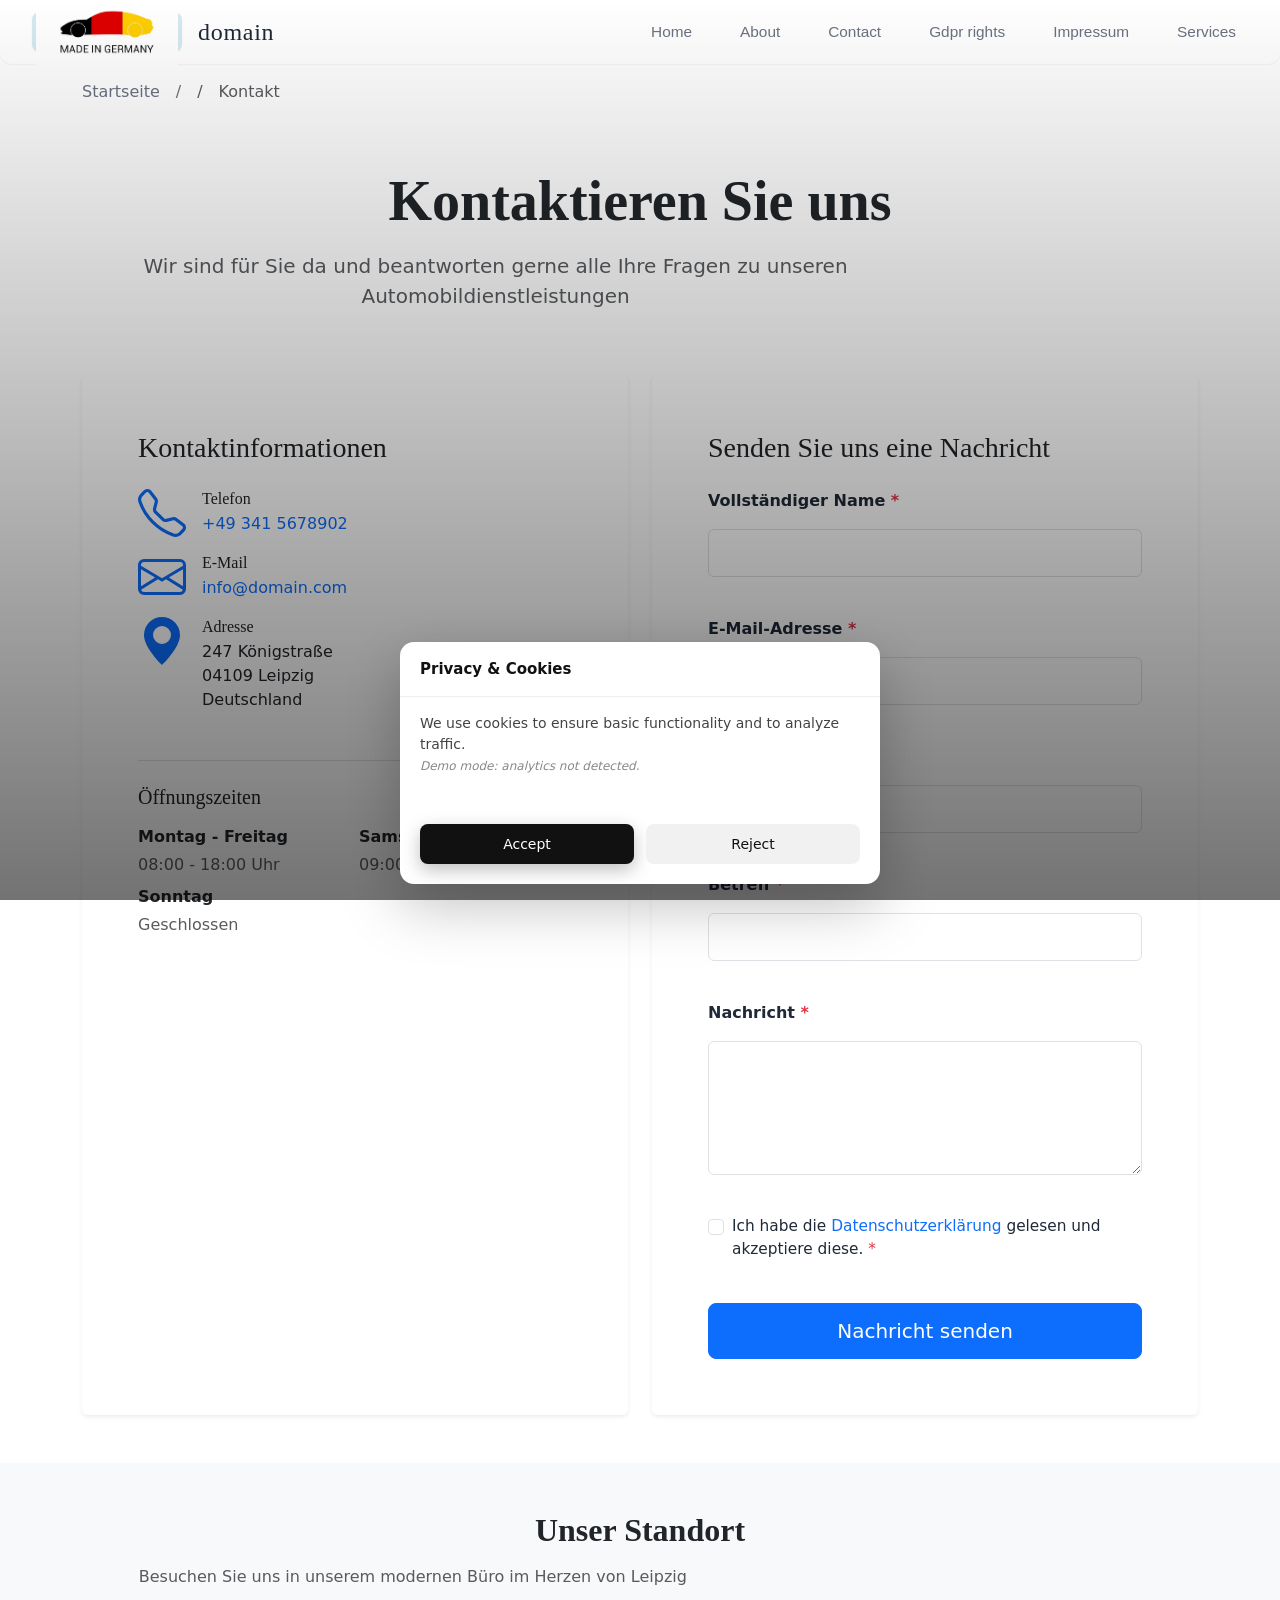
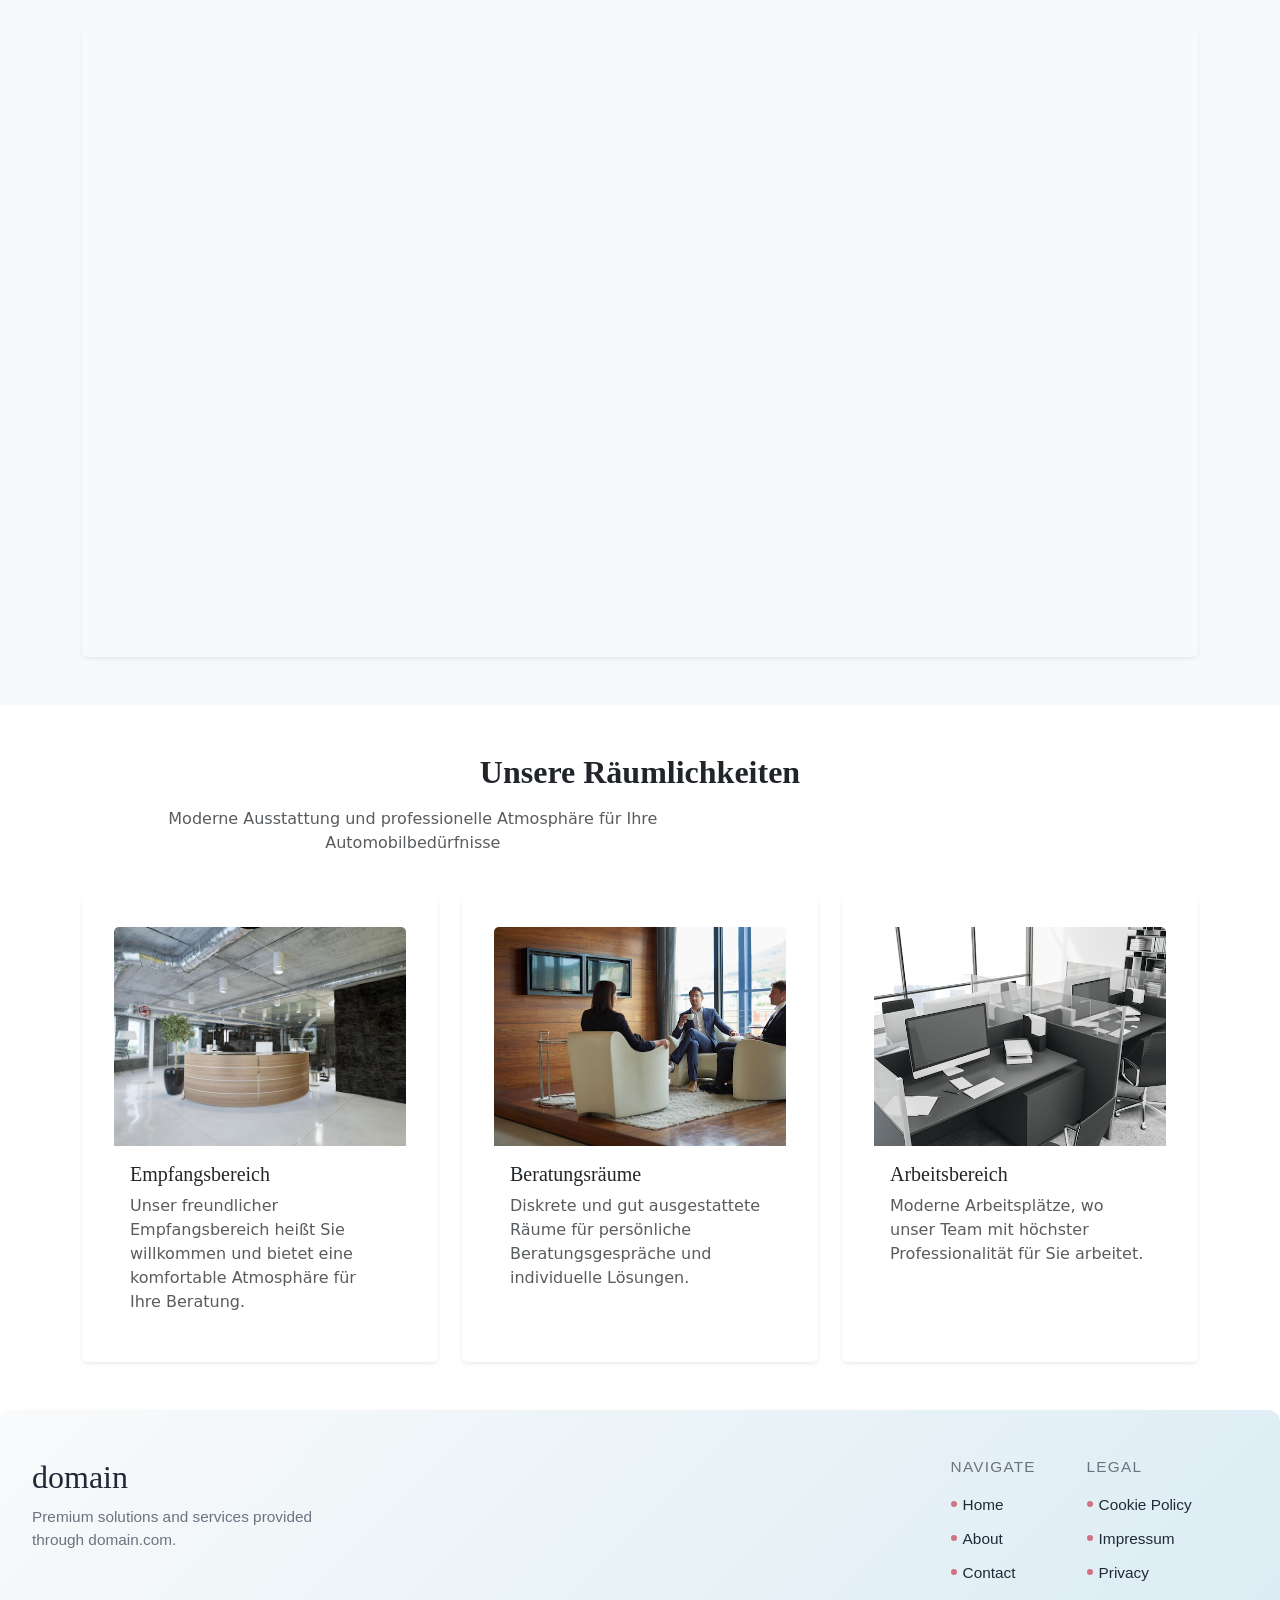
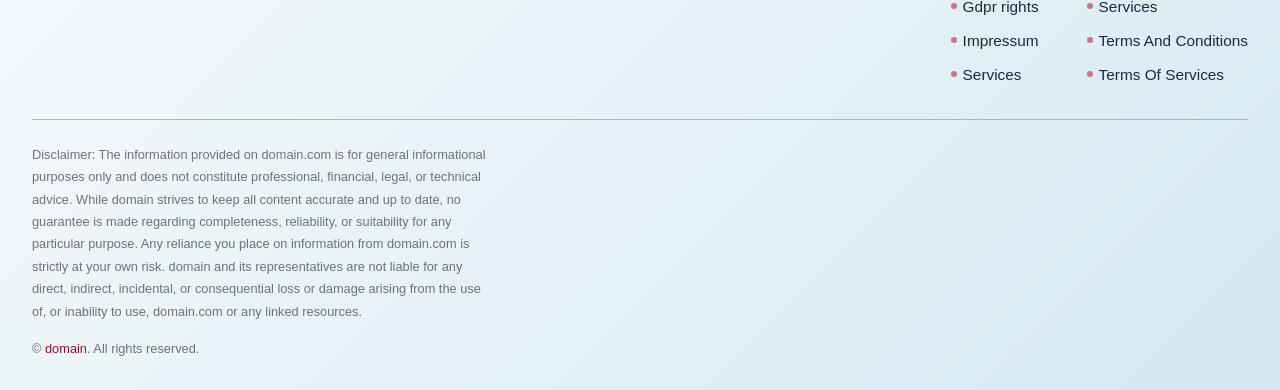
<file: contact.html>
<!DOCTYPE html><html lang="de"><head>
<script type="application/ld+json">
{
  "@context": "https://schema.org",
  "@graph": [
    {
      "@type": "WebSite",
      "@id": "https://domain.com/#website",
      "url": "https://domain.com",
      "name": "domain"
    },
    {
      "@type": "Organization",
      "@id": "https://domain.com/#org",
      "name": "domain",
      "url": "https://domain.com"
    },
    {
      "@type": "WebPage",
      "@id": "https://domain.com/contact.html",
      "url": "https://domain.com/contact.html",
      "name": "domain",
      "isPartOf": {
        "@id": "https://domain.com/#website"
      },
      "inLanguage": "de"
    }
  ]
}
</script>
  <meta charset="UTF-8">
  <meta name="viewport" content="width=device-width, initial-scale=1.0">
  <title>Kontakt - domain</title>
  <meta name="description" content="Kontaktieren Sie domain für professionelle Automobildienstleistungen. Rufen Sie uns an, schreiben Sie uns oder besuchen Sie unser Büro in Leipzig.">
  <meta property="og:title" content="Kontakt - domain">
  <meta property="og:description" content="Kontaktieren Sie domain für professionelle Automobildienstleistungen. Rufen Sie uns an, schreiben Sie uns oder besuchen Sie unser Büro in Leipzig.">
  <meta property="og:type" content="website">
  <meta property="og:url" content="https://domain.com/contact.html">
  <link rel="canonical" href="https://domain.com/contact.html">
  <link rel="stylesheet" href="style.css">
  <link rel="icon" type="image/png" href="/favicon.png">
  <link rel="apple-touch-icon" href="/apple-touch-icon.png">
   <link rel="stylesheet" href="https://cdn.jsdelivr.net/npm/bootstrap@5.3.3/dist/css/bootstrap.min.css" integrity="sha384-QWTKZyjpPEjISv5WaRU9OFeRpok6YctnYmDr5pNlyT2bRjXh0JMhjY6hW+ALEwIH" crossorigin="anonymous">
  <link rel="stylesheet" href="https://unpkg.com/aos@2.3.4/dist/aos.css">
<link rel="stylesheet" href="./header-footer.css">
</head>
 <body>
  <header class="dr-header" aria-label="Primary navigation">
  <div class="dr-header-inner">
    <div class="dr-header-brand">
      <div class="dr-header-logo-wrap" aria-label="domain logo">
        <img class="dr-header-logo" src="img/etikett-made-in-germany.jpg" alt="AutoElite Deutschland Logo" width="150" height="40" loading="lazy" />
      </div>
      <div class="dr-header-brand-name">domain</div>
    </div>

    <button class="dr-header-burger" type="button" aria-label="Toggle navigation" aria-expanded="false" aria-controls="dr-header-nav-links">
      <span class="dr-header-burger-bar"></span>
      <span class="dr-header-burger-bar"></span>
      <span class="dr-header-burger-bar"></span>
    </button>

    <nav class="dr-nav" aria-label="Main">
      <ul class="dr-nav-list" id="dr-header-nav-links">
        <li class="dr-nav-item"><a class="dr-nav-link" href="./index.html">Home</a></li>
        <li class="dr-nav-item"><a class="dr-nav-link" href="./about.html">About</a></li>
        <li class="dr-nav-item"><a class="dr-nav-link" href="./contact.html">Contact</a></li>
        <li class="dr-nav-item"><a class="dr-nav-link" href="./gdpr-rights.html">Gdpr rights</a></li>
        <li class="dr-nav-item"><a class="dr-nav-link" href="./impressum.html">Impressum</a></li>
        <li class="dr-nav-item"><a class="dr-nav-link" href="./services.html">Services</a></li>
      </ul>
    </nav>
  </div>
</header>
  <nav aria-label="breadcrumb" class="py-3">
   <div class="container">
    <ol class="breadcrumb mb-0">
     <li class="breadcrumb-item"><a href="/">Startseite</a></li>
     <li class="breadcrumb-item active" aria-current="page">Kontakt</li>
    </ol>
   </div>
  </nav>
  <main>
   <section class="py-4 py-md-5">
    <div class="container">
     <div class="row mb-4 mb-md-5">
      <div class="col-12 text-center" data-aos="fade-up">
       <h1 class="display-4 fw-bold mb-3">Kontaktieren Sie uns</h1>
       <p class="lead text-muted">Wir sind für Sie da und beantworten gerne alle Ihre Fragen zu unseren Automobildienstleistungen</p>
      </div>
     </div>
     <div class="row g-4">
      <div class="col-12 col-lg-6" data-aos="fade-right">
       <div class="card h-100 border-0 shadow-sm">
        <div class="card-body p-4">
         <h2 class="h3 mb-4">Kontaktinformationen</h2>
         <div class="mb-4">
          <div class="d-flex align-items-start mb-3">
           <div class="ratio ratio-1x1 me-3" style="width: 48px; height: 48px;">
            <svg xmlns="http://www.w3.org/2000/svg" fill="currentColor" class="text-primary" viewBox="0 0 16 16">
             <path d="M3.654 1.328a.678.678 0 0 0-1.015-.063L1.605 2.3c-.483.484-.661 1.169-.45 1.77a17.568 17.568 0 0 0 4.168 6.608 17.569 17.569 0 0 0 6.608 4.168c.601.211 1.286.033 1.77-.45l1.034-1.034a.678.678 0 0 0-.063-1.015l-2.307-1.794a.678.678 0 0 0-.58-.122l-2.19.547a1.745 1.745 0 0 1-1.657-.459L5.482 8.062a1.745 1.745 0 0 1-.46-1.657l.548-2.19a.678.678 0 0 0-.122-.58L3.654 1.328zM1.884.511a1.745 1.745 0 0 1 2.612.163L6.29 2.98c.329.423.445.974.315 1.494l-.547 2.19a.678.678 0 0 0 .178.643l2.457 2.457a.678.678 0 0 0 .644.178l2.189-.547a1.745 1.745 0 0 1 1.494.315l2.306 1.794c.829.645.905 1.87.163 2.611l-1.034 1.034c-.74.74-1.846 1.065-2.877.702a18.634 18.634 0 0 1-7.01-4.42 18.634 18.634 0 0 1-4.42-7.009c-.362-1.03-.037-2.137.703-2.877L1.885.511z"></path>
            </svg>
           </div>
           <div>
            <h3 class="h6 mb-1">Telefon</h3>
            <a href="tel:+493415678902" class="text-decoration-none">+49 341 5678902</a>
           </div>
          </div>
          <div class="d-flex align-items-start mb-3">
           <div class="ratio ratio-1x1 me-3" style="width: 48px; height: 48px;">
            <svg xmlns="http://www.w3.org/2000/svg" fill="currentColor" class="text-primary" viewBox="0 0 16 16">
             <path d="M0 4a2 2 0 0 1 2-2h12a2 2 0 0 1 2 2v8a2 2 0 0 1-2 2H2a2 2 0 0 1-2-2V4Zm2-1a1 1 0 0 0-1 1v.217l7 4.2 7-4.2V4a1 1 0 0 0-1-1H2Zm13 2.383-4.708 2.825L15 11.105V5.383Zm-.034 6.876-5.64-3.471L8 9.583l-1.326-.795-5.64 3.47A1 1 0 0 0 2 13h12a1 1 0 0 0 .966-.741ZM1 11.105l4.708-2.897L1 5.383v5.722Z"></path>
            </svg>
           </div>
           <div>
            <h3 class="h6 mb-1">E-Mail</h3>
            <a href="mailto:info@domain.com" class="text-decoration-none">info@domain.com</a>
           </div>
          </div>
          <div class="d-flex align-items-start">
           <div class="ratio ratio-1x1 me-3" style="width: 48px; height: 48px;">
            <svg xmlns="http://www.w3.org/2000/svg" fill="currentColor" class="text-primary" viewBox="0 0 16 16">
             <path d="M8 16s6-5.686 6-10A6 6 0 0 0 2 6c0 4.314 6 10 6 10zm0-7a3 3 0 1 1 0-6 3 3 0 0 1 0 6z"></path>
            </svg>
           </div>
           <div>
            <h3 class="h6 mb-1">Adresse</h3>
            <address class="mb-0">247 Königstraße
             <br>
             04109 Leipzig
             <br>
             Deutschland</address>
           </div>
          </div>
         </div>
         <div class="mt-4 pt-4 border-top">
          <h3 class="h5 mb-3">Öffnungszeiten</h3>
          <div class="row g-2">
           <div class="col-6">
            <p class="mb-1 fw-semibold">Montag - Freitag</p>
            <p class="mb-0 text-muted">08:00 - 18:00 Uhr</p>
           </div>
           <div class="col-6">
            <p class="mb-1 fw-semibold">Samstag</p>
            <p class="mb-0 text-muted">09:00 - 14:00 Uhr</p>
           </div>
           <div class="col-6">
            <p class="mb-1 fw-semibold">Sonntag</p>
            <p class="mb-0 text-muted">Geschlossen</p>
           </div>
          </div>
         </div>
        </div>
       </div>
      </div>
      <div class="col-12 col-lg-6" data-aos="fade-left">
       <div class="card h-100 border-0 shadow-sm">
        <div class="card-body p-4">
         <h2 class="h3 mb-4">Senden Sie uns eine Nachricht</h2>
         <form id="contactForm" class="c-form" method="POST" action="thank_you.html" novalidate="">
          <div class="c-form__group mb-3">
           <label for="fullName" class="c-form__label form-label">Vollständiger Name <span class="text-danger">*</span></label> <input type="text" class="c-form__input form-control" id="fullName" name="fullName" required="" aria-required="true">
           <div class="invalid-feedback">Bitte geben Sie Ihren Namen ein.</div>
          </div>
          <div class="c-form__group mb-3">
           <label for="email" class="c-form__label form-label">E-Mail-Adresse <span class="text-danger">*</span></label> <input type="email" class="c-form__input form-control" id="email" name="email" required="" aria-required="true">
           <div class="invalid-feedback">Bitte geben Sie eine gültige E-Mail-Adresse ein.</div>
          </div>
          <div class="c-form__group mb-3">
           <label for="phone" class="c-form__label form-label">Telefonnummer <span class="text-danger">*</span></label> <input type="tel" class="c-form__input form-control" id="phone" name="phone" required="" aria-required="true">
           <div class="invalid-feedback">Bitte geben Sie Ihre Telefonnummer ein.</div>
          </div>
          <div class="c-form__group mb-3">
           <label for="subject" class="c-form__label form-label">Betreff <span class="text-danger">*</span></label> <input type="text" class="c-form__input form-control" id="subject" name="subject" required="" aria-required="true">
           <div class="invalid-feedback">Bitte geben Sie einen Betreff ein.</div>
          </div>
          <div class="c-form__group mb-3">
           <label for="message" class="c-form__label form-label">Nachricht <span class="text-danger">*</span></label> <textarea class="c-form__textarea form-control" id="message" name="message" rows="5" required="" aria-required="true"></textarea>
           <div class="invalid-feedback">Bitte geben Sie Ihre Nachricht ein.</div>
          </div>
          <div class="c-form__group mb-3">
           <div class="form-check">
            <input class="form-check-input" type="checkbox" id="privacyConsent" name="privacyConsent" required="" aria-required="true"> <label class="form-check-label" for="privacyConsent"> Ich habe die <a href="/privacy.html" class="text-decoration-none">Datenschutzerklärung</a> gelesen und akzeptiere diese. <span class="text-danger">*</span> </label>
            <div class="invalid-feedback">Sie müssen die Datenschutzerklärung akzeptieren.</div>
           </div>
          </div>
          <div class="d-grid">
           <button type="submit" class="c-button btn btn-primary btn-lg">Nachricht senden</button>
          </div>
         </form>
        </div>
       </div>
      </div>
     </div>
    </div>
   </section>
   <section class="py-4 py-md-5 bg-light">
    <div class="container">
     <div class="row mb-4">
      <div class="col-12 text-center" data-aos="fade-up">
       <h2 class="h2 fw-bold mb-3">Unser Standort</h2>
       <p class="text-muted">Besuchen Sie uns in unserem modernen Büro im Herzen von Leipzig</p>
      </div>
     </div>
     <div class="row">
      <div class="col-12" data-aos="zoom-in">
       <div class="ratio ratio-16x9 rounded overflow-hidden shadow-sm">
        <iframe src="https://www.openstreetmap.org/export/embed.html?bbox=12.3692%2C51.3397%2C12.3892%2C51.3497&amp;layer=mapnik&amp;marker=51.3447%2C12.3792" style="border: 0;" allowfullscreen="" loading="lazy" referrerpolicy="no-referrer-when-downgrade" title="domain Standort Karte"></iframe>
       </div>
      </div>
     </div>
    </div>
   </section>
   <section class="py-4 py-md-5">
    <div class="container">
     <div class="row mb-4">
      <div class="col-12 text-center" data-aos="fade-up">
       <h2 class="h2 fw-bold mb-3">Unsere Räumlichkeiten</h2>
       <p class="text-muted">Moderne Ausstattung und professionelle Atmosphäre für Ihre Automobilbedürfnisse</p>
      </div>
     </div>
     <div class="row g-4">
      <div class="col-12 col-md-6 col-lg-4" data-aos="fade-up" data-aos-delay="0">
       <div class="card h-100 border-0 shadow-sm overflow-hidden">
        <div class="ratio ratio-4x3">
         <img src="img/2744.jpg" alt="Modernes Büro, Empfangsbereich, professionelles Ambiente" class="card-img-top" loading="lazy" width="800" height="600">
        </div>
        <div class="card-body">
         <h3 class="h5 card-title">Empfangsbereich</h3>
         <p class="card-text text-muted">Unser freundlicher Empfangsbereich heißt Sie willkommen und bietet eine komfortable Atmosphäre für Ihre Beratung.</p>
        </div>
       </div>
      </div>
      <div class="col-12 col-md-6 col-lg-4" data-aos="fade-up" data-aos-delay="100">
       <div class="card h-100 border-0 shadow-sm overflow-hidden">
        <div class="ratio ratio-4x3">
         <img src="img/393635.jpg" alt="Beratungsraum, Meeting-Raum, Business-Gespräche" class="card-img-top" loading="lazy" width="800" height="600">
        </div>
        <div class="card-body">
         <h3 class="h5 card-title">Beratungsräume</h3>
         <p class="card-text text-muted">Diskrete und gut ausgestattete Räume für persönliche Beratungsgespräche und individuelle Lösungen.</p>
        </div>
       </div>
      </div>
      <div class="col-12 col-md-6 col-lg-4" data-aos="fade-up" data-aos-delay="200">
       <div class="card h-100 border-0 shadow-sm overflow-hidden">
        <div class="ratio ratio-4x3">
         <img src="img/21626.jpg" alt="Arbeitsplatz, Büroumgebung, professionelle Ausstattung" class="card-img-top" loading="lazy" width="800" height="600">
        </div>
        <div class="card-body">
         <h3 class="h5 card-title">Arbeitsbereich</h3>
         <p class="card-text text-muted">Moderne Arbeitsplätze, wo unser Team mit höchster Professionalität für Sie arbeitet.</p>
        </div>
       </div>
      </div>
     </div>
    </div>
   </section>
  </main>
  <footer class="dr-footer" aria-label="Footer">
  <div class="dr-footer-inner">
    <div class="dr-footer-main">
      <div class="dr-footer-brand-block">
        <div class="dr-footer-brand-name">domain</div>
        <p class="dr-footer-tagline">Premium solutions and services provided through domain.com.</p>
      </div>

      <div class="dr-footer-nav-legal-wrap">
        <nav class="dr-footer-nav" aria-label="Footer main navigation">
          <h2 class="dr-footer-heading">Navigate</h2>
          <ul class="dr-footer-nav-list">
            <li class="dr-footer-nav-item"><a class="dr-footer-nav-link" href="./index.html">Home</a></li>
            <li class="dr-footer-nav-item"><a class="dr-footer-nav-link" href="./about.html">About</a></li>
            <li class="dr-footer-nav-item"><a class="dr-footer-nav-link" href="./contact.html">Contact</a></li>
            <li class="dr-footer-nav-item"><a class="dr-footer-nav-link" href="./gdpr-rights.html">Gdpr rights</a></li>
            <li class="dr-footer-nav-item"><a class="dr-footer-nav-link" href="./impressum.html">Impressum</a></li>
            <li class="dr-footer-nav-item"><a class="dr-footer-nav-link" href="./services.html">Services</a></li>
          </ul>
        </nav>

        <div class="dr-footer-legal-block" aria-label="Legal">
          <h2 class="dr-footer-heading">Legal</h2>
          <ul class="dr-footer-legal-list">
            <li class="dr-footer-legal-item"><a class="dr-footer-legal-link" href="./cookie_policy.html">Cookie Policy</a></li>
            <li class="dr-footer-legal-item"><a class="dr-footer-legal-link" href="./impressum.html">Impressum</a></li>
            <li class="dr-footer-legal-item"><a class="dr-footer-legal-link" href="./privacy.html">Privacy</a></li>
            <li class="dr-footer-legal-item"><a class="dr-footer-legal-link" href="./services.html">Services</a></li>
            <li class="dr-footer-legal-item"><a class="dr-footer-legal-link" href="./terms_and_conditions.html">Terms And Conditions</a></li>
            <li class="dr-footer-legal-item"><a class="dr-footer-legal-link" href="./terms_of_services.html">Terms Of Services</a></li>
          </ul>
        </div>
      </div>
    </div>

    <div class="dr-footer-bottom">
      <p class="dr-footer-disclaimer">
        Disclaimer: The information provided on domain.com is for general informational purposes only and does not constitute professional, financial, legal, or technical advice. While domain strives to keep all content accurate and up to date, no guarantee is made regarding completeness, reliability, or suitability for any particular purpose. Any reliance you place on information from domain.com is strictly at your own risk. domain and its representatives are not liable for any direct, indirect, incidental, or consequential loss or damage arising from the use of, or inability to use, domain.com or any linked resources.
      </p>
      <p class="dr-footer-copy">© <span class="dr-footer-copy-name">domain</span>. All rights reserved.</p>
    </div>
  </div>
</footer>
  <script src="script.js" defer=""></script>
 
  <script src="https://unpkg.com/aos@2.3.4/dist/aos.js"></script>
  <script>
if (typeof AOS !== "undefined" && !window.__AOS_INITIALIZED__) {
  AOS.init({ once: true, duration: 700, easing: "ease-out-cubic" });
  window.__AOS_INITIALIZED__ = true;
}
</script>
<script src="./header-footer.js"></script>
<script src="./consent.js"></script>
</body></html>
</file>
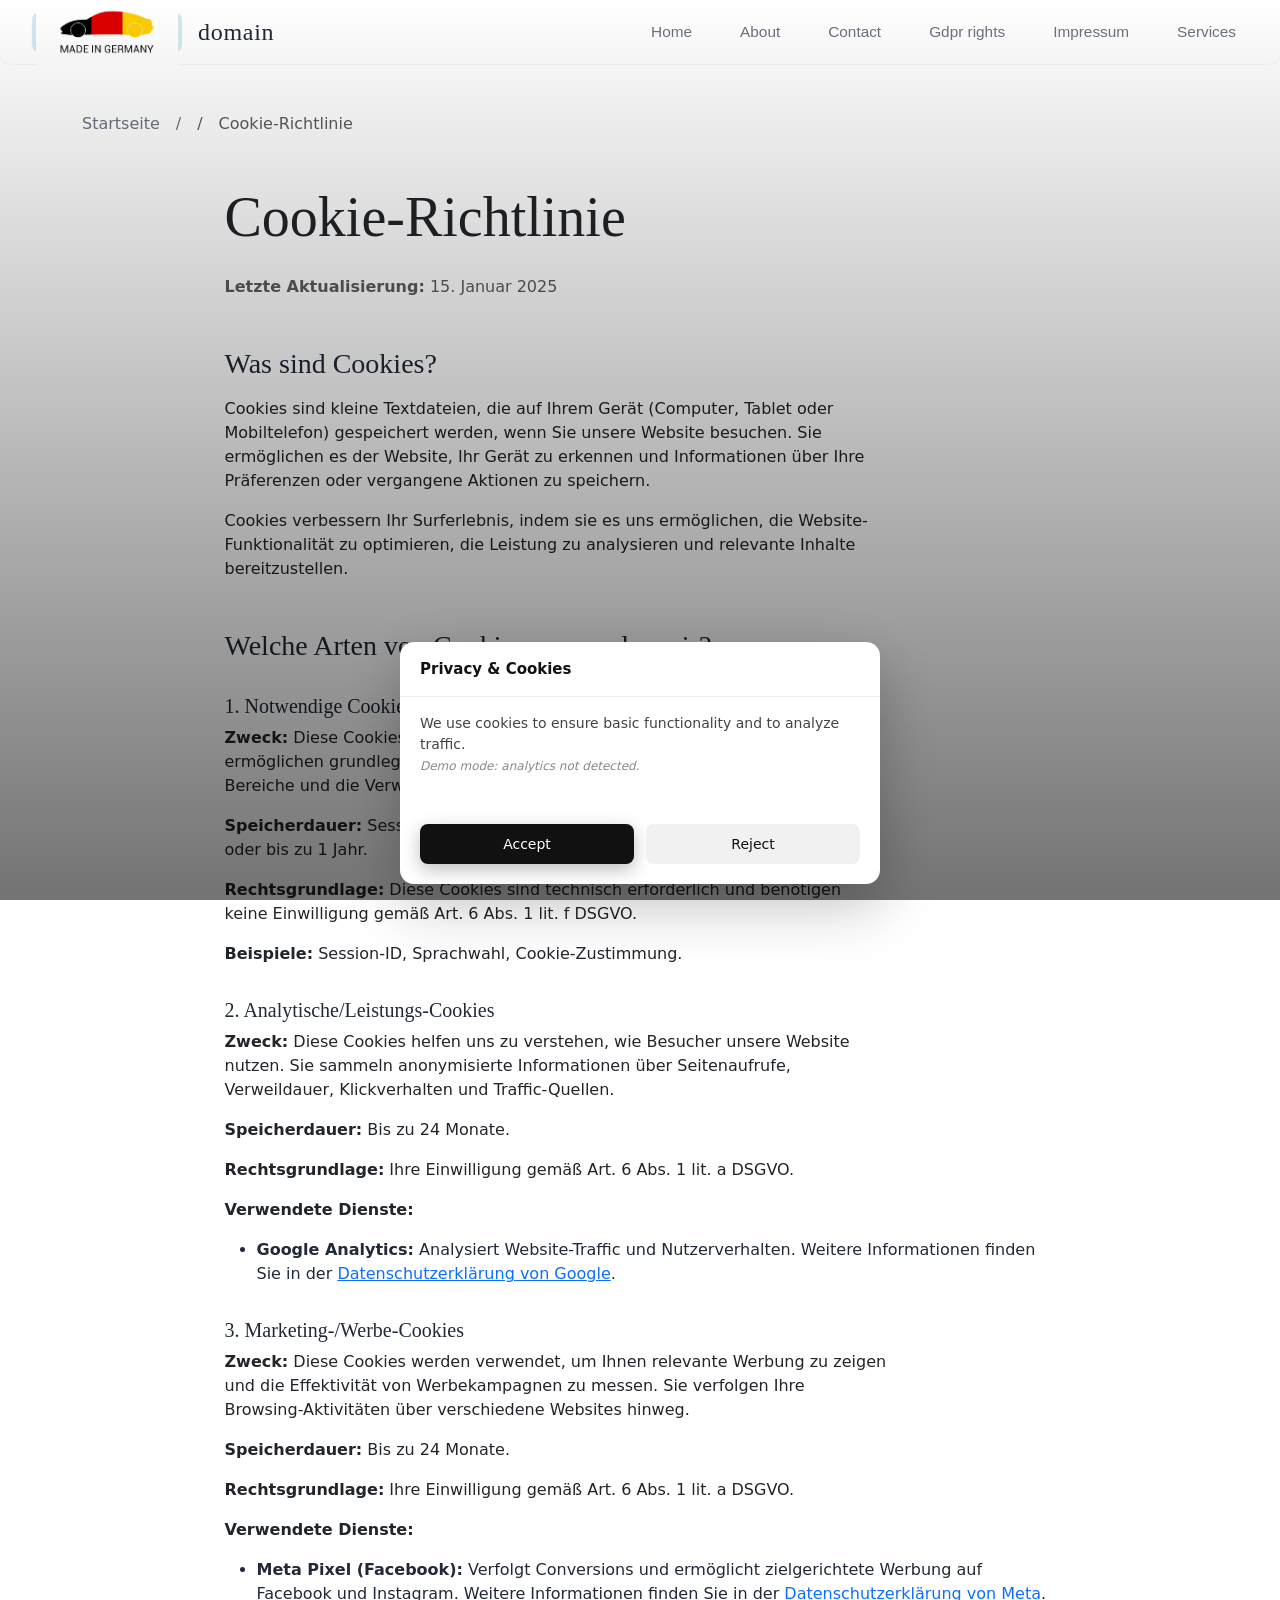
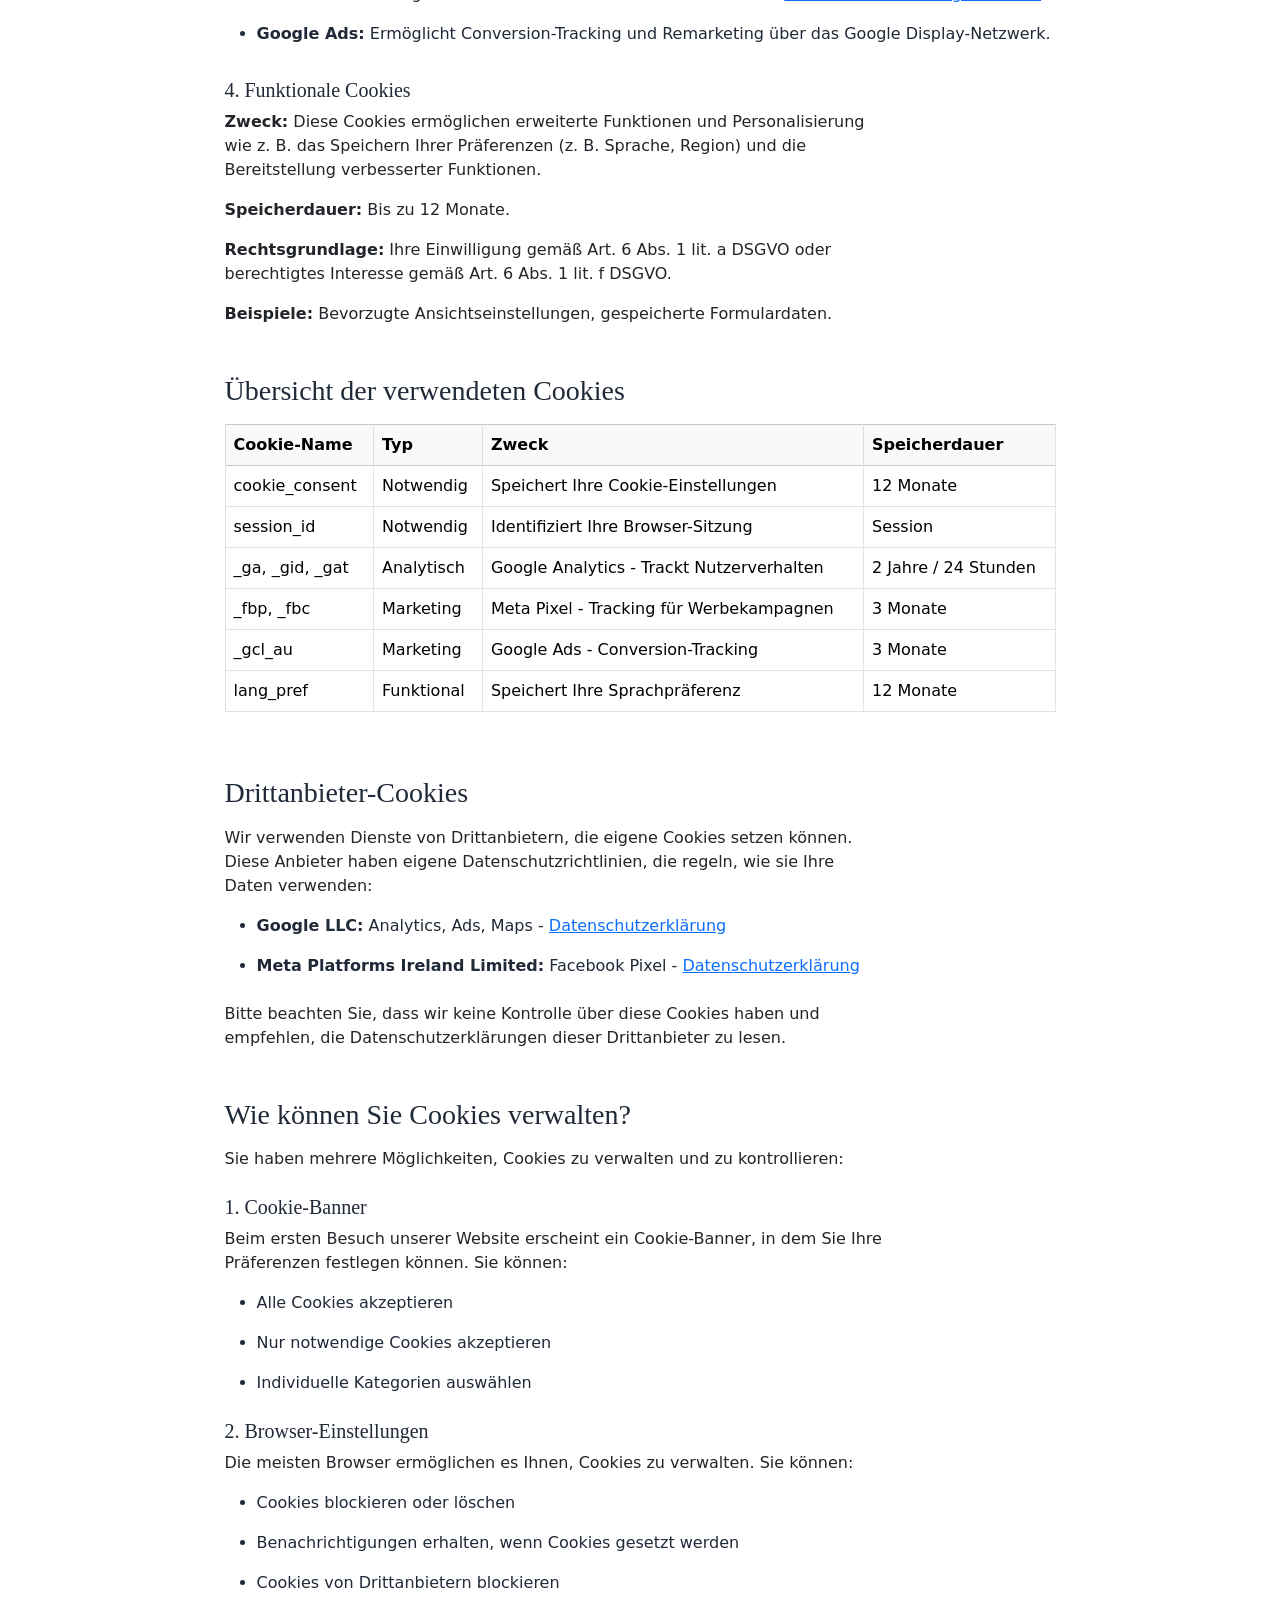
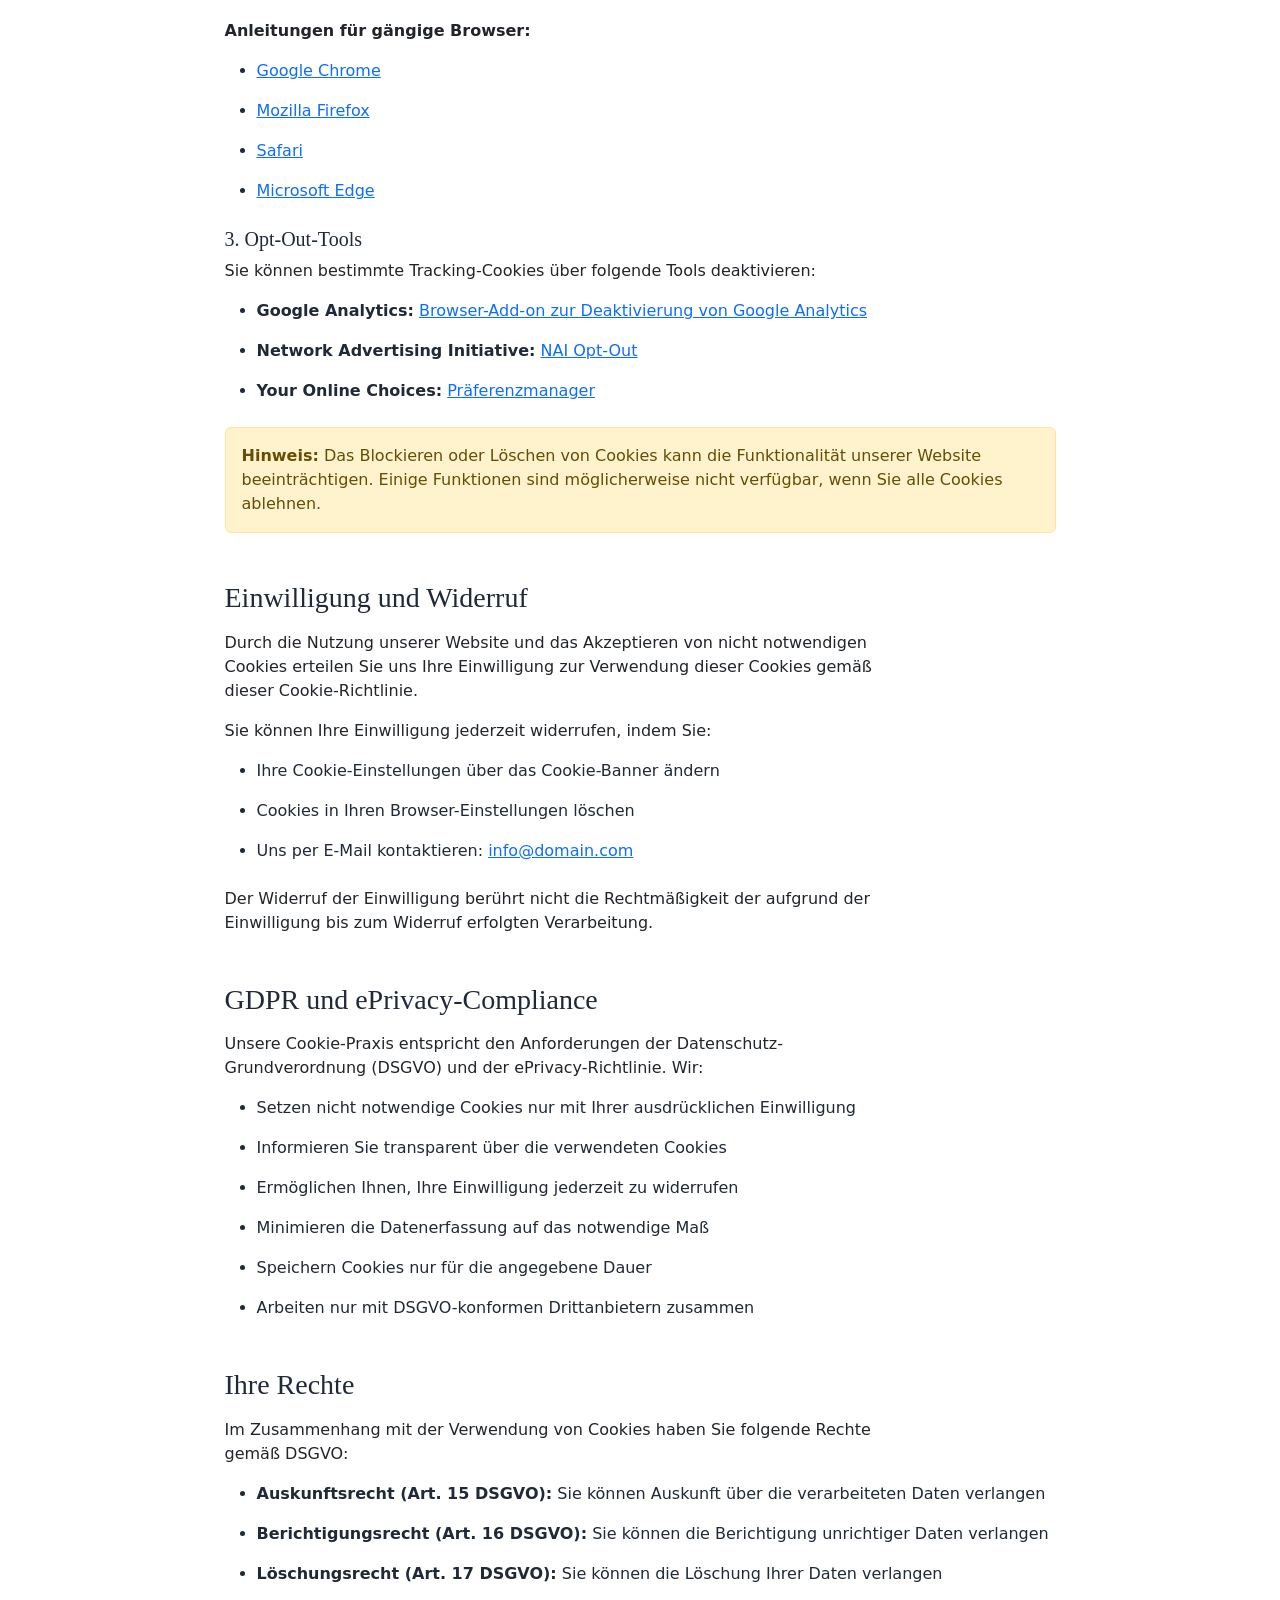
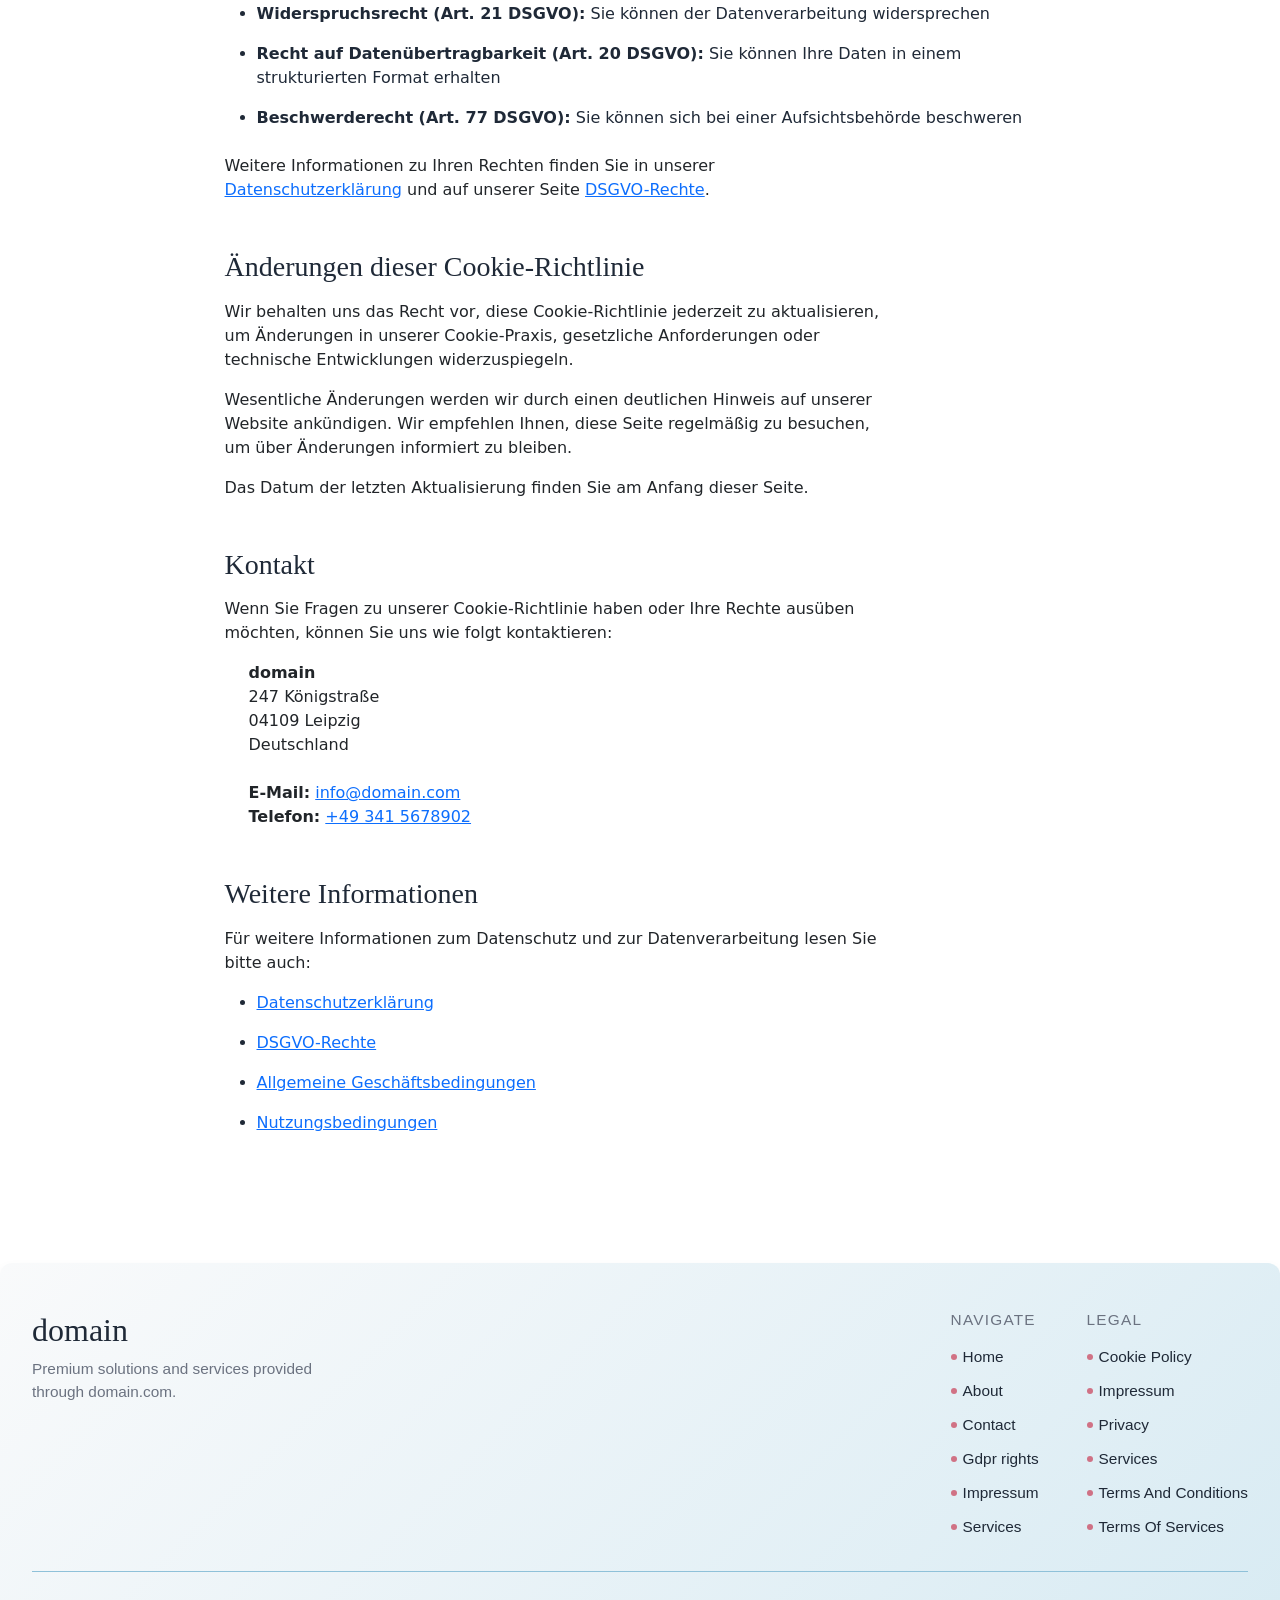
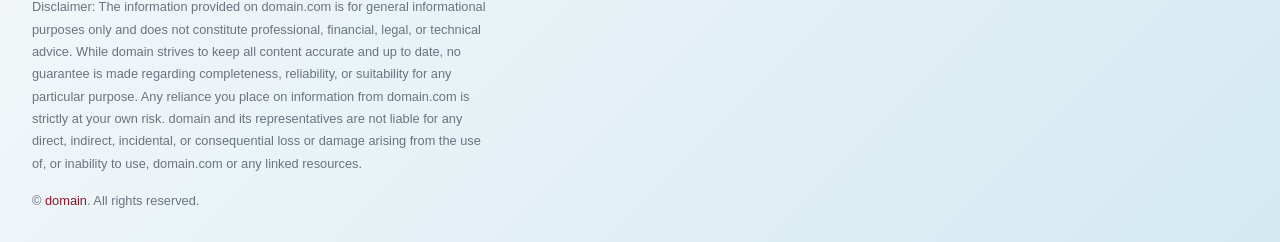
<file: cookie_policy.html>
<!DOCTYPE html><html lang="de"><head>
<script type="application/ld+json">
{
  "@context": "https://schema.org",
  "@graph": [
    {
      "@type": "WebSite",
      "@id": "https://domain.com/#website",
      "url": "https://domain.com",
      "name": "domain"
    },
    {
      "@type": "Organization",
      "@id": "https://domain.com/#org",
      "name": "domain",
      "url": "https://domain.com"
    },
    {
      "@type": "WebPage",
      "@id": "https://domain.com/cookie_policy.html",
      "url": "https://domain.com/cookie_policy.html",
      "name": "domain",
      "isPartOf": {
        "@id": "https://domain.com/#website"
      },
      "inLanguage": "de"
    }
  ]
}
</script>
  <meta charset="UTF-8">
  <meta name="viewport" content="width=device-width, initial-scale=1.0">
  <meta name="description" content="Cookie-Richtlinie von domain - Erfahren Sie, welche Cookies wir verwenden und wie Sie diese verwalten können.">
  <meta property="og:title" content="Cookie-Richtlinie - domain">
  <meta property="og:description" content="Cookie-Richtlinie von domain - Erfahren Sie, welche Cookies wir verwenden und wie Sie diese verwalten können.">
  <meta property="og:type" content="website">
  <meta property="og:url" content="https://domain.com/cookie_policy.html">
  <link rel="canonical" href="https://domain.com/cookie_policy.html">
  <title>Cookie-Richtlinie - domain</title>
  <link rel="stylesheet" href="style.css">
  <link rel="icon" type="image/png" href="/favicon.png">
  <link rel="apple-touch-icon" href="/apple-touch-icon.png">
   <link rel="stylesheet" href="https://cdn.jsdelivr.net/npm/bootstrap@5.3.3/dist/css/bootstrap.min.css" integrity="sha384-QWTKZyjpPEjISv5WaRU9OFeRpok6YctnYmDr5pNlyT2bRjXh0JMhjY6hW+ALEwIH" crossorigin="anonymous">
  <link rel="stylesheet" href="https://unpkg.com/aos@2.3.4/dist/aos.css">
<link rel="stylesheet" href="./header-footer.css">
</head>
 <body>
  <header class="dr-header" aria-label="Primary navigation">
  <div class="dr-header-inner">
    <div class="dr-header-brand">
      <div class="dr-header-logo-wrap" aria-label="domain logo">
        <img class="dr-header-logo" src="img/etikett-made-in-germany.jpg" alt="AutoElite Deutschland Logo" width="150" height="40" loading="lazy" />
      </div>
      <div class="dr-header-brand-name">domain</div>
    </div>

    <button class="dr-header-burger" type="button" aria-label="Toggle navigation" aria-expanded="false" aria-controls="dr-header-nav-links">
      <span class="dr-header-burger-bar"></span>
      <span class="dr-header-burger-bar"></span>
      <span class="dr-header-burger-bar"></span>
    </button>

    <nav class="dr-nav" aria-label="Main">
      <ul class="dr-nav-list" id="dr-header-nav-links">
        <li class="dr-nav-item"><a class="dr-nav-link" href="./index.html">Home</a></li>
        <li class="dr-nav-item"><a class="dr-nav-link" href="./about.html">About</a></li>
        <li class="dr-nav-item"><a class="dr-nav-link" href="./contact.html">Contact</a></li>
        <li class="dr-nav-item"><a class="dr-nav-link" href="./gdpr-rights.html">Gdpr rights</a></li>
        <li class="dr-nav-item"><a class="dr-nav-link" href="./impressum.html">Impressum</a></li>
        <li class="dr-nav-item"><a class="dr-nav-link" href="./services.html">Services</a></li>
      </ul>
    </nav>
  </div>
</header>
  <main>
   <section class="py-4 py-md-5">
    <div class="container">
     <nav aria-label="breadcrumb">
      <ol class="breadcrumb">
       <li class="breadcrumb-item"><a href="/">Startseite</a></li>
       <li class="breadcrumb-item active" aria-current="page">Cookie-Richtlinie</li>
      </ol>
     </nav>
     <div class="row justify-content-center">
      <div class="col-lg-10 col-xl-9">
       <article class="legal-content">
        <h1 class="display-4 mb-4">Cookie-Richtlinie</h1>
        <p class="text-muted mb-5"><strong>Letzte Aktualisierung:</strong> 15. Januar 2025</p>
        <section class="mb-5">
         <h2 class="h3 mb-3">Was sind Cookies?</h2>
         <p>Cookies sind kleine Textdateien, die auf Ihrem Gerät (Computer, Tablet oder Mobiltelefon) gespeichert werden, wenn Sie unsere Website besuchen. Sie ermöglichen es der Website, Ihr Gerät zu erkennen und Informationen über Ihre Präferenzen oder vergangene Aktionen zu speichern.</p>
         <p>Cookies verbessern Ihr Surferlebnis, indem sie es uns ermöglichen, die Website-Funktionalität zu optimieren, die Leistung zu analysieren und relevante Inhalte bereitzustellen.</p>
        </section>
        <section class="mb-5">
         <h2 class="h3 mb-3">Welche Arten von Cookies verwenden wir?</h2>
         <div class="mb-4">
          <h3 class="h5 mb-2">1. Notwendige Cookies</h3>
          <p><strong>Zweck:</strong> Diese Cookies sind für den Betrieb unserer Website unerlässlich. Sie ermöglichen grundlegende Funktionen wie Seitennavigation, Zugriff auf sichere Bereiche und die Verwendung von Formularen.</p>
          <p><strong>Speicherdauer:</strong> Session (werden nach dem Schließen des Browsers gelöscht) oder bis zu 1 Jahr.</p>
          <p><strong>Rechtsgrundlage:</strong> Diese Cookies sind technisch erforderlich und benötigen keine Einwilligung gemäß Art. 6 Abs. 1 lit. f DSGVO.</p>
          <p><strong>Beispiele:</strong> Session-ID, Sprachwahl, Cookie-Zustimmung.</p>
         </div>
         <div class="mb-4">
          <h3 class="h5 mb-2">2. Analytische/Leistungs-Cookies</h3>
          <p><strong>Zweck:</strong> Diese Cookies helfen uns zu verstehen, wie Besucher unsere Website nutzen. Sie sammeln anonymisierte Informationen über Seitenaufrufe, Verweildauer, Klickverhalten und Traffic-Quellen.</p>
          <p><strong>Speicherdauer:</strong> Bis zu 24 Monate.</p>
          <p><strong>Rechtsgrundlage:</strong> Ihre Einwilligung gemäß Art. 6 Abs. 1 lit. a DSGVO.</p>
          <p><strong>Verwendete Dienste:</strong></p>
          <ul>
           <li><strong>Google Analytics:</strong> Analysiert Website-Traffic und Nutzerverhalten. Weitere Informationen finden Sie in der <a href="https://policies.google.com/privacy" target="_blank" rel="noopener noreferrer">Datenschutzerklärung von Google</a>.</li>
          </ul>
         </div>
         <div class="mb-4">
          <h3 class="h5 mb-2">3. Marketing-/Werbe-Cookies</h3>
          <p><strong>Zweck:</strong> Diese Cookies werden verwendet, um Ihnen relevante Werbung zu zeigen und die Effektivität von Werbekampagnen zu messen. Sie verfolgen Ihre Browsing-Aktivitäten über verschiedene Websites hinweg.</p>
          <p><strong>Speicherdauer:</strong> Bis zu 24 Monate.</p>
          <p><strong>Rechtsgrundlage:</strong> Ihre Einwilligung gemäß Art. 6 Abs. 1 lit. a DSGVO.</p>
          <p><strong>Verwendete Dienste:</strong></p>
          <ul>
           <li><strong>Meta Pixel (Facebook):</strong> Verfolgt Conversions und ermöglicht zielgerichtete Werbung auf Facebook und Instagram. Weitere Informationen finden Sie in der <a href="https://www.facebook.com/privacy/explanation" target="_blank" rel="noopener noreferrer">Datenschutzerklärung von Meta</a>.</li>
           <li><strong>Google Ads:</strong> Ermöglicht Conversion-Tracking und Remarketing über das Google Display-Netzwerk.</li>
          </ul>
         </div>
         <div class="mb-4">
          <h3 class="h5 mb-2">4. Funktionale Cookies</h3>
          <p><strong>Zweck:</strong> Diese Cookies ermöglichen erweiterte Funktionen und Personalisierung wie z. B. das Speichern Ihrer Präferenzen (z. B. Sprache, Region) und die Bereitstellung verbesserter Funktionen.</p>
          <p><strong>Speicherdauer:</strong> Bis zu 12 Monate.</p>
          <p><strong>Rechtsgrundlage:</strong> Ihre Einwilligung gemäß Art. 6 Abs. 1 lit. a DSGVO oder berechtigtes Interesse gemäß Art. 6 Abs. 1 lit. f DSGVO.</p>
          <p><strong>Beispiele:</strong> Bevorzugte Ansichtseinstellungen, gespeicherte Formulardaten.</p>
         </div>
        </section>
        <section class="mb-5">
         <h2 class="h3 mb-3">Übersicht der verwendeten Cookies</h2>
         <div class="table-responsive">
          <table class="table table-bordered">
           <thead class="table-light">
            <tr>
             <th scope="col">Cookie-Name</th>
             <th scope="col">Typ</th>
             <th scope="col">Zweck</th>
             <th scope="col">Speicherdauer</th>
            </tr>
           </thead>
           <tbody>
            <tr>
             <td>cookie_consent</td>
             <td>Notwendig</td>
             <td>Speichert Ihre Cookie-Einstellungen</td>
             <td>12 Monate</td>
            </tr>
            <tr>
             <td>session_id</td>
             <td>Notwendig</td>
             <td>Identifiziert Ihre Browser-Sitzung</td>
             <td>Session</td>
            </tr>
            <tr>
             <td>_ga, _gid, _gat</td>
             <td>Analytisch</td>
             <td>Google Analytics - Trackt Nutzerverhalten</td>
             <td>2 Jahre / 24 Stunden</td>
            </tr>
            <tr>
             <td>_fbp, _fbc</td>
             <td>Marketing</td>
             <td>Meta Pixel - Tracking für Werbekampagnen</td>
             <td>3 Monate</td>
            </tr>
            <tr>
             <td>_gcl_au</td>
             <td>Marketing</td>
             <td>Google Ads - Conversion-Tracking</td>
             <td>3 Monate</td>
            </tr>
            <tr>
             <td>lang_pref</td>
             <td>Funktional</td>
             <td>Speichert Ihre Sprachpräferenz</td>
             <td>12 Monate</td>
            </tr>
           </tbody>
          </table>
         </div>
        </section>
        <section class="mb-5">
         <h2 class="h3 mb-3">Drittanbieter-Cookies</h2>
         <p>Wir verwenden Dienste von Drittanbietern, die eigene Cookies setzen können. Diese Anbieter haben eigene Datenschutzrichtlinien, die regeln, wie sie Ihre Daten verwenden:</p>
         <ul>
          <li><strong>Google LLC:</strong> Analytics, Ads, Maps - <a href="https://policies.google.com/privacy" target="_blank" rel="noopener noreferrer">Datenschutzerklärung</a></li>
          <li><strong>Meta Platforms Ireland Limited:</strong> Facebook Pixel - <a href="https://www.facebook.com/privacy/explanation" target="_blank" rel="noopener noreferrer">Datenschutzerklärung</a></li>
         </ul>
         <p>Bitte beachten Sie, dass wir keine Kontrolle über diese Cookies haben und empfehlen, die Datenschutzerklärungen dieser Drittanbieter zu lesen.</p>
        </section>
        <section class="mb-5">
         <h2 class="h3 mb-3">Wie können Sie Cookies verwalten?</h2>
         <p>Sie haben mehrere Möglichkeiten, Cookies zu verwalten und zu kontrollieren:</p>
         <h3 class="h5 mt-4 mb-2">1. Cookie-Banner</h3>
         <p>Beim ersten Besuch unserer Website erscheint ein Cookie-Banner, in dem Sie Ihre Präferenzen festlegen können. Sie können:</p>
         <ul>
          <li>Alle Cookies akzeptieren</li>
          <li>Nur notwendige Cookies akzeptieren</li>
          <li>Individuelle Kategorien auswählen</li>
         </ul>
         <h3 class="h5 mt-4 mb-2">2. Browser-Einstellungen</h3>
         <p>Die meisten Browser ermöglichen es Ihnen, Cookies zu verwalten. Sie können:</p>
         <ul>
          <li>Cookies blockieren oder löschen</li>
          <li>Benachrichtigungen erhalten, wenn Cookies gesetzt werden</li>
          <li>Cookies von Drittanbietern blockieren</li>
         </ul>
         <p><strong>Anleitungen für gängige Browser:</strong></p>
         <ul>
          <li><a href="https://support.google.com/chrome/answer/95647" target="_blank" rel="noopener noreferrer">Google Chrome</a></li>
          <li><a href="https://support.mozilla.org/de/kb/cookies-und-website-daten-in-firefox-loschen" target="_blank" rel="noopener noreferrer">Mozilla Firefox</a></li>
          <li><a href="https://support.apple.com/de-de/guide/safari/sfri11471/mac" target="_blank" rel="noopener noreferrer">Safari</a></li>
          <li><a href="https://support.microsoft.com/de-de/microsoft-edge/cookies-in-microsoft-edge-l%C3%B6schen-63947406-40ac-c3b8-57b9-2a946a29ae09" target="_blank" rel="noopener noreferrer">Microsoft Edge</a></li>
         </ul>
         <h3 class="h5 mt-4 mb-2">3. Opt-Out-Tools</h3>
         <p>Sie können bestimmte Tracking-Cookies über folgende Tools deaktivieren:</p>
         <ul>
          <li><strong>Google Analytics:</strong> <a href="https://tools.google.com/dlpage/gaoptout" target="_blank" rel="noopener noreferrer">Browser-Add-on zur Deaktivierung von Google Analytics</a></li>
          <li><strong>Network Advertising Initiative:</strong> <a href="https://optout.networkadvertising.org/" target="_blank" rel="noopener noreferrer">NAI Opt-Out</a></li>
          <li><strong>Your Online Choices:</strong> <a href="https://www.youronlinechoices.com/de/" target="_blank" rel="noopener noreferrer">Präferenzmanager</a></li>
         </ul>
         <div class="alert alert-warning mt-4" role="alert">
          <strong>Hinweis:</strong> Das Blockieren oder Löschen von Cookies kann die Funktionalität unserer Website beeinträchtigen. Einige Funktionen sind möglicherweise nicht verfügbar, wenn Sie alle Cookies ablehnen.
         </div>
        </section>
        <section class="mb-5">
         <h2 class="h3 mb-3">Einwilligung und Widerruf</h2>
         <p>Durch die Nutzung unserer Website und das Akzeptieren von nicht notwendigen Cookies erteilen Sie uns Ihre Einwilligung zur Verwendung dieser Cookies gemäß dieser Cookie-Richtlinie.</p>
         <p>Sie können Ihre Einwilligung jederzeit widerrufen, indem Sie:</p>
         <ul>
          <li>Ihre Cookie-Einstellungen über das Cookie-Banner ändern</li>
          <li>Cookies in Ihren Browser-Einstellungen löschen</li>
          <li>Uns per E-Mail kontaktieren: <a href="mailto:info@domain.com">info@domain.com</a></li>
         </ul>
         <p>Der Widerruf der Einwilligung berührt nicht die Rechtmäßigkeit der aufgrund der Einwilligung bis zum Widerruf erfolgten Verarbeitung.</p>
        </section>
        <section class="mb-5">
         <h2 class="h3 mb-3">GDPR und ePrivacy-Compliance</h2>
         <p>Unsere Cookie-Praxis entspricht den Anforderungen der Datenschutz-Grundverordnung (DSGVO) und der ePrivacy-Richtlinie. Wir:</p>
         <ul>
          <li>Setzen nicht notwendige Cookies nur mit Ihrer ausdrücklichen Einwilligung</li>
          <li>Informieren Sie transparent über die verwendeten Cookies</li>
          <li>Ermöglichen Ihnen, Ihre Einwilligung jederzeit zu widerrufen</li>
          <li>Minimieren die Datenerfassung auf das notwendige Maß</li>
          <li>Speichern Cookies nur für die angegebene Dauer</li>
          <li>Arbeiten nur mit DSGVO-konformen Drittanbietern zusammen</li>
         </ul>
        </section>
        <section class="mb-5">
         <h2 class="h3 mb-3">Ihre Rechte</h2>
         <p>Im Zusammenhang mit der Verwendung von Cookies haben Sie folgende Rechte gemäß DSGVO:</p>
         <ul>
          <li><strong>Auskunftsrecht (Art. 15 DSGVO):</strong> Sie können Auskunft über die verarbeiteten Daten verlangen</li>
          <li><strong>Berichtigungsrecht (Art. 16 DSGVO):</strong> Sie können die Berichtigung unrichtiger Daten verlangen</li>
          <li><strong>Löschungsrecht (Art. 17 DSGVO):</strong> Sie können die Löschung Ihrer Daten verlangen</li>
          <li><strong>Widerspruchsrecht (Art. 21 DSGVO):</strong> Sie können der Datenverarbeitung widersprechen</li>
          <li><strong>Recht auf Datenübertragbarkeit (Art. 20 DSGVO):</strong> Sie können Ihre Daten in einem strukturierten Format erhalten</li>
          <li><strong>Beschwerderecht (Art. 77 DSGVO):</strong> Sie können sich bei einer Aufsichtsbehörde beschweren</li>
         </ul>
         <p>Weitere Informationen zu Ihren Rechten finden Sie in unserer <a href="/privacy.html">Datenschutzerklärung</a> und auf unserer Seite <a href="/gdpr-rights.html">DSGVO-Rechte</a>.</p>
        </section>
        <section class="mb-5">
         <h2 class="h3 mb-3">Änderungen dieser Cookie-Richtlinie</h2>
         <p>Wir behalten uns das Recht vor, diese Cookie-Richtlinie jederzeit zu aktualisieren, um Änderungen in unserer Cookie-Praxis, gesetzliche Anforderungen oder technische Entwicklungen widerzuspiegeln.</p>
         <p>Wesentliche Änderungen werden wir durch einen deutlichen Hinweis auf unserer Website ankündigen. Wir empfehlen Ihnen, diese Seite regelmäßig zu besuchen, um über Änderungen informiert zu bleiben.</p>
         <p>Das Datum der letzten Aktualisierung finden Sie am Anfang dieser Seite.</p>
        </section>
        <section class="mb-5">
         <h2 class="h3 mb-3">Kontakt</h2>
         <p>Wenn Sie Fragen zu unserer Cookie-Richtlinie haben oder Ihre Rechte ausüben möchten, können Sie uns wie folgt kontaktieren:</p>
         <address><strong>domain</strong>
          <br>
          247 Königstraße
          <br>
          04109 Leipzig
          <br>
          Deutschland
          <br>
          <br>
          <strong>E-Mail:</strong> <a href="mailto:info@domain.com">info@domain.com</a>
          <br>
          <strong>Telefon:</strong> <a href="tel:+493415678902">+49 341 5678902</a></address>
        </section>
        <section>
         <h2 class="h3 mb-3">Weitere Informationen</h2>
         <p>Für weitere Informationen zum Datenschutz und zur Datenverarbeitung lesen Sie bitte auch:</p>
         <ul>
          <li><a href="/privacy.html">Datenschutzerklärung</a></li>
          <li><a href="/gdpr-rights.html">DSGVO-Rechte</a></li>
          <li><a href="/terms_and_conditions.html">Allgemeine Geschäftsbedingungen</a></li>
          <li><a href="/terms_of_services.html">Nutzungsbedingungen</a></li>
         </ul>
        </section>
       </article>
      </div>
     </div>
    </div>
   </section>
  </main>
  <footer class="dr-footer" aria-label="Footer">
  <div class="dr-footer-inner">
    <div class="dr-footer-main">
      <div class="dr-footer-brand-block">
        <div class="dr-footer-brand-name">domain</div>
        <p class="dr-footer-tagline">Premium solutions and services provided through domain.com.</p>
      </div>

      <div class="dr-footer-nav-legal-wrap">
        <nav class="dr-footer-nav" aria-label="Footer main navigation">
          <h2 class="dr-footer-heading">Navigate</h2>
          <ul class="dr-footer-nav-list">
            <li class="dr-footer-nav-item"><a class="dr-footer-nav-link" href="./index.html">Home</a></li>
            <li class="dr-footer-nav-item"><a class="dr-footer-nav-link" href="./about.html">About</a></li>
            <li class="dr-footer-nav-item"><a class="dr-footer-nav-link" href="./contact.html">Contact</a></li>
            <li class="dr-footer-nav-item"><a class="dr-footer-nav-link" href="./gdpr-rights.html">Gdpr rights</a></li>
            <li class="dr-footer-nav-item"><a class="dr-footer-nav-link" href="./impressum.html">Impressum</a></li>
            <li class="dr-footer-nav-item"><a class="dr-footer-nav-link" href="./services.html">Services</a></li>
          </ul>
        </nav>

        <div class="dr-footer-legal-block" aria-label="Legal">
          <h2 class="dr-footer-heading">Legal</h2>
          <ul class="dr-footer-legal-list">
            <li class="dr-footer-legal-item"><a class="dr-footer-legal-link" href="./cookie_policy.html">Cookie Policy</a></li>
            <li class="dr-footer-legal-item"><a class="dr-footer-legal-link" href="./impressum.html">Impressum</a></li>
            <li class="dr-footer-legal-item"><a class="dr-footer-legal-link" href="./privacy.html">Privacy</a></li>
            <li class="dr-footer-legal-item"><a class="dr-footer-legal-link" href="./services.html">Services</a></li>
            <li class="dr-footer-legal-item"><a class="dr-footer-legal-link" href="./terms_and_conditions.html">Terms And Conditions</a></li>
            <li class="dr-footer-legal-item"><a class="dr-footer-legal-link" href="./terms_of_services.html">Terms Of Services</a></li>
          </ul>
        </div>
      </div>
    </div>

    <div class="dr-footer-bottom">
      <p class="dr-footer-disclaimer">
        Disclaimer: The information provided on domain.com is for general informational purposes only and does not constitute professional, financial, legal, or technical advice. While domain strives to keep all content accurate and up to date, no guarantee is made regarding completeness, reliability, or suitability for any particular purpose. Any reliance you place on information from domain.com is strictly at your own risk. domain and its representatives are not liable for any direct, indirect, incidental, or consequential loss or damage arising from the use of, or inability to use, domain.com or any linked resources.
      </p>
      <p class="dr-footer-copy">© <span class="dr-footer-copy-name">domain</span>. All rights reserved.</p>
    </div>
  </div>
</footer>
  <script src="script.js" defer=""></script>
 
  <script src="https://unpkg.com/aos@2.3.4/dist/aos.js"></script>
  <script>
if (typeof AOS !== "undefined" && !window.__AOS_INITIALIZED__) {
  AOS.init({ once: true, duration: 700, easing: "ease-out-cubic" });
  window.__AOS_INITIALIZED__ = true;
}
</script>
<script src="./header-footer.js"></script>
<script src="./consent.js"></script>
</body></html>
</file>
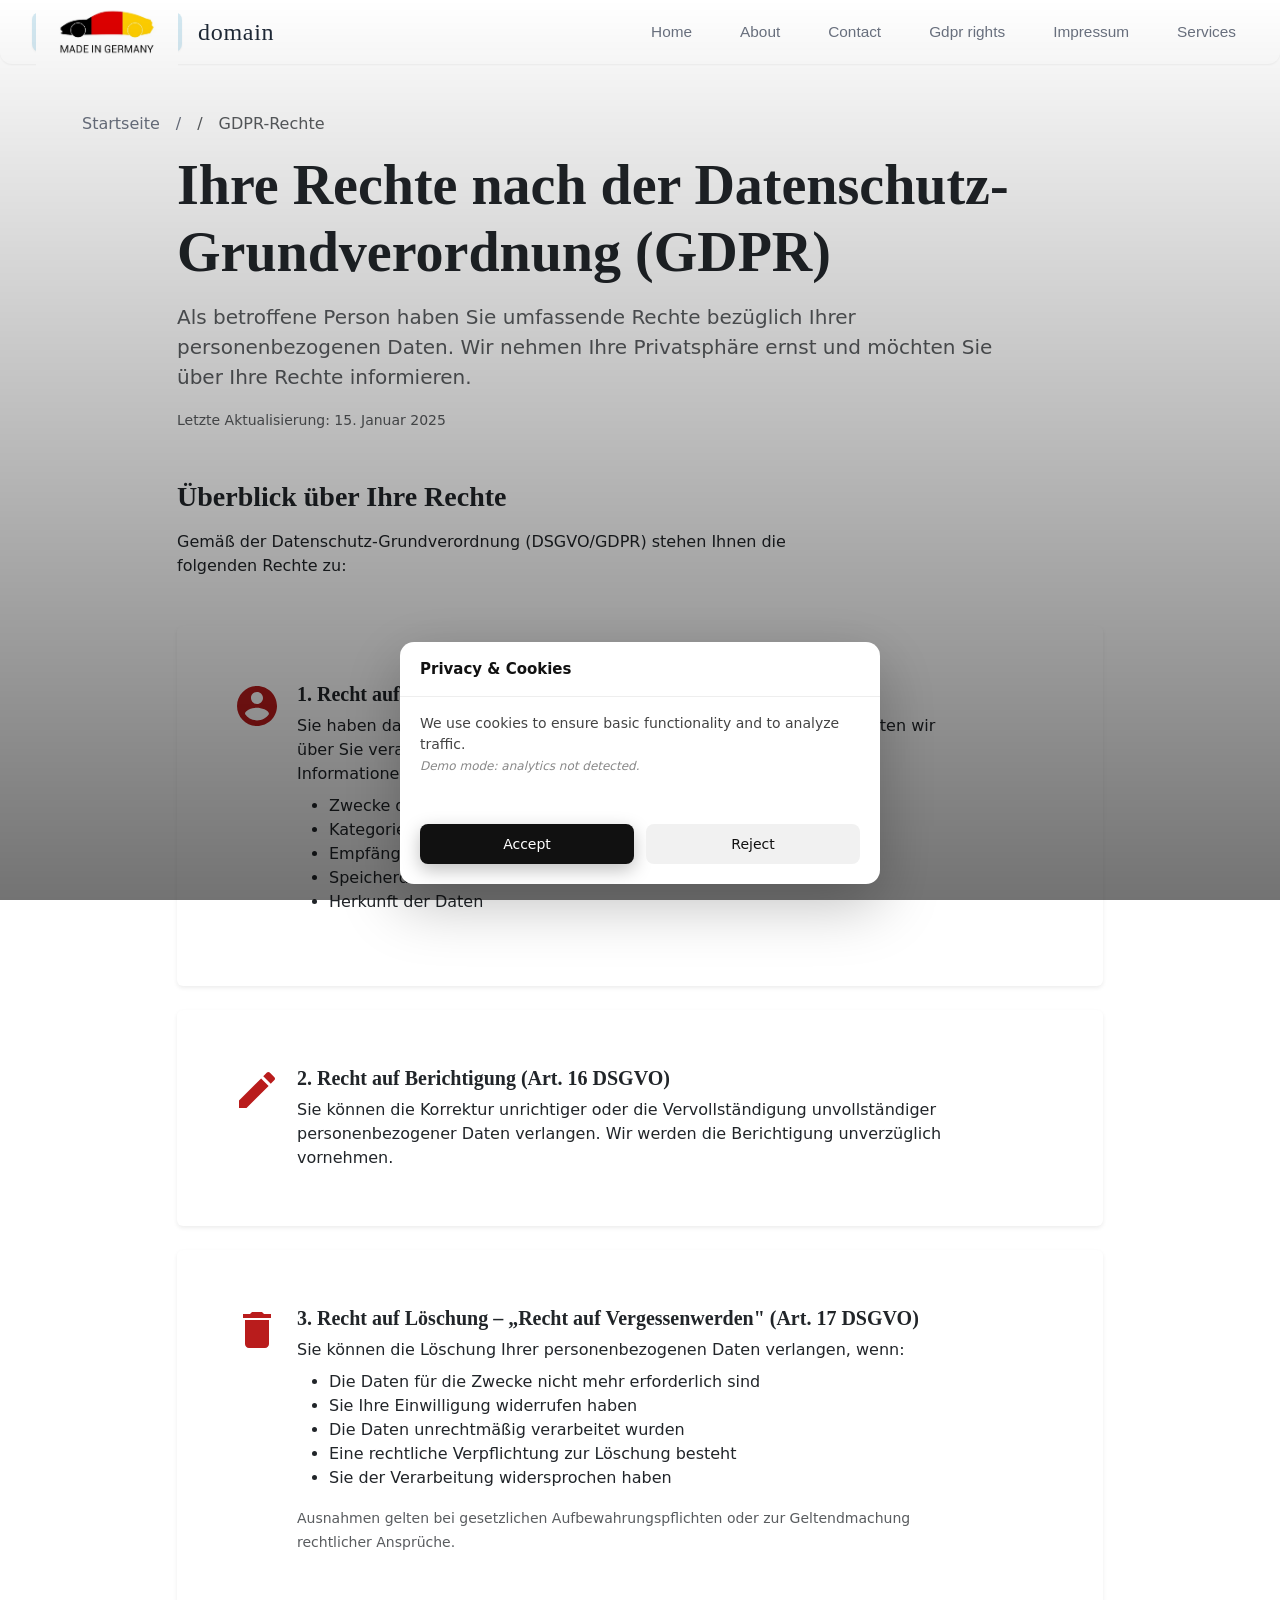
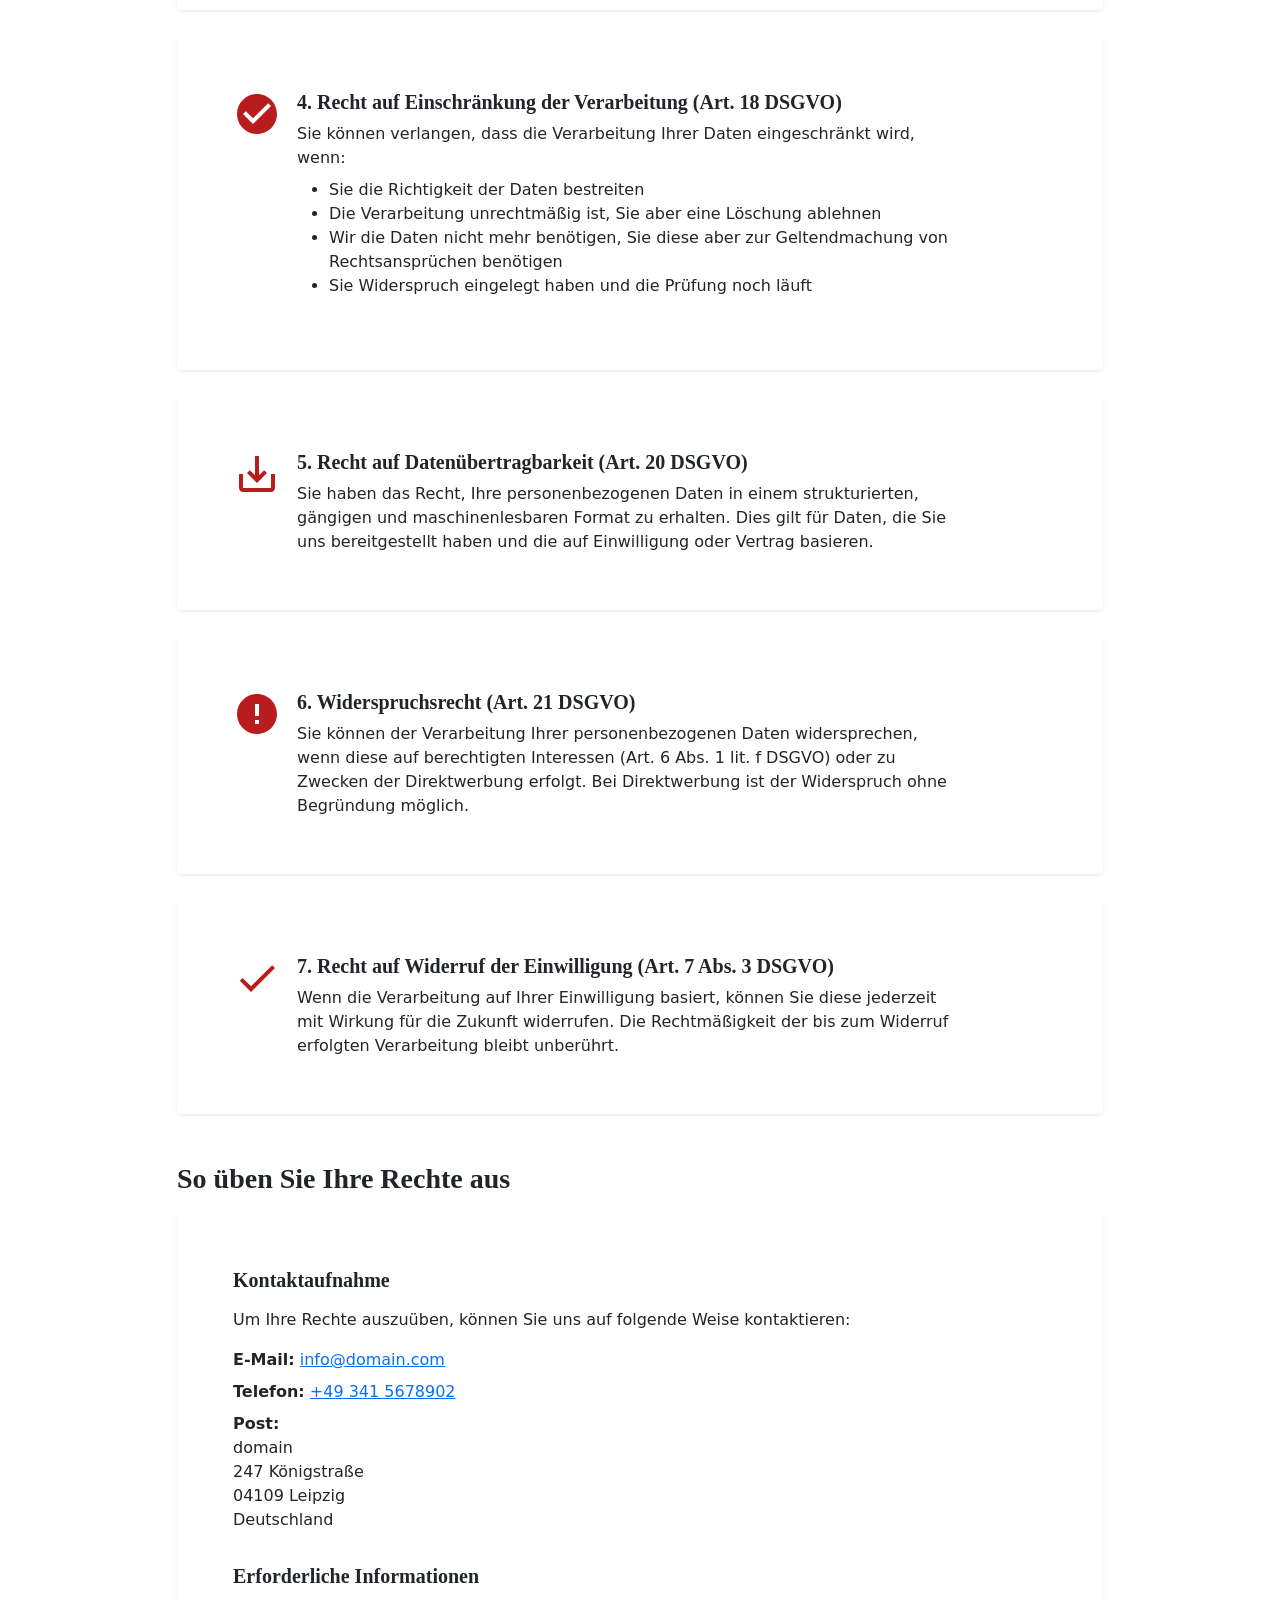
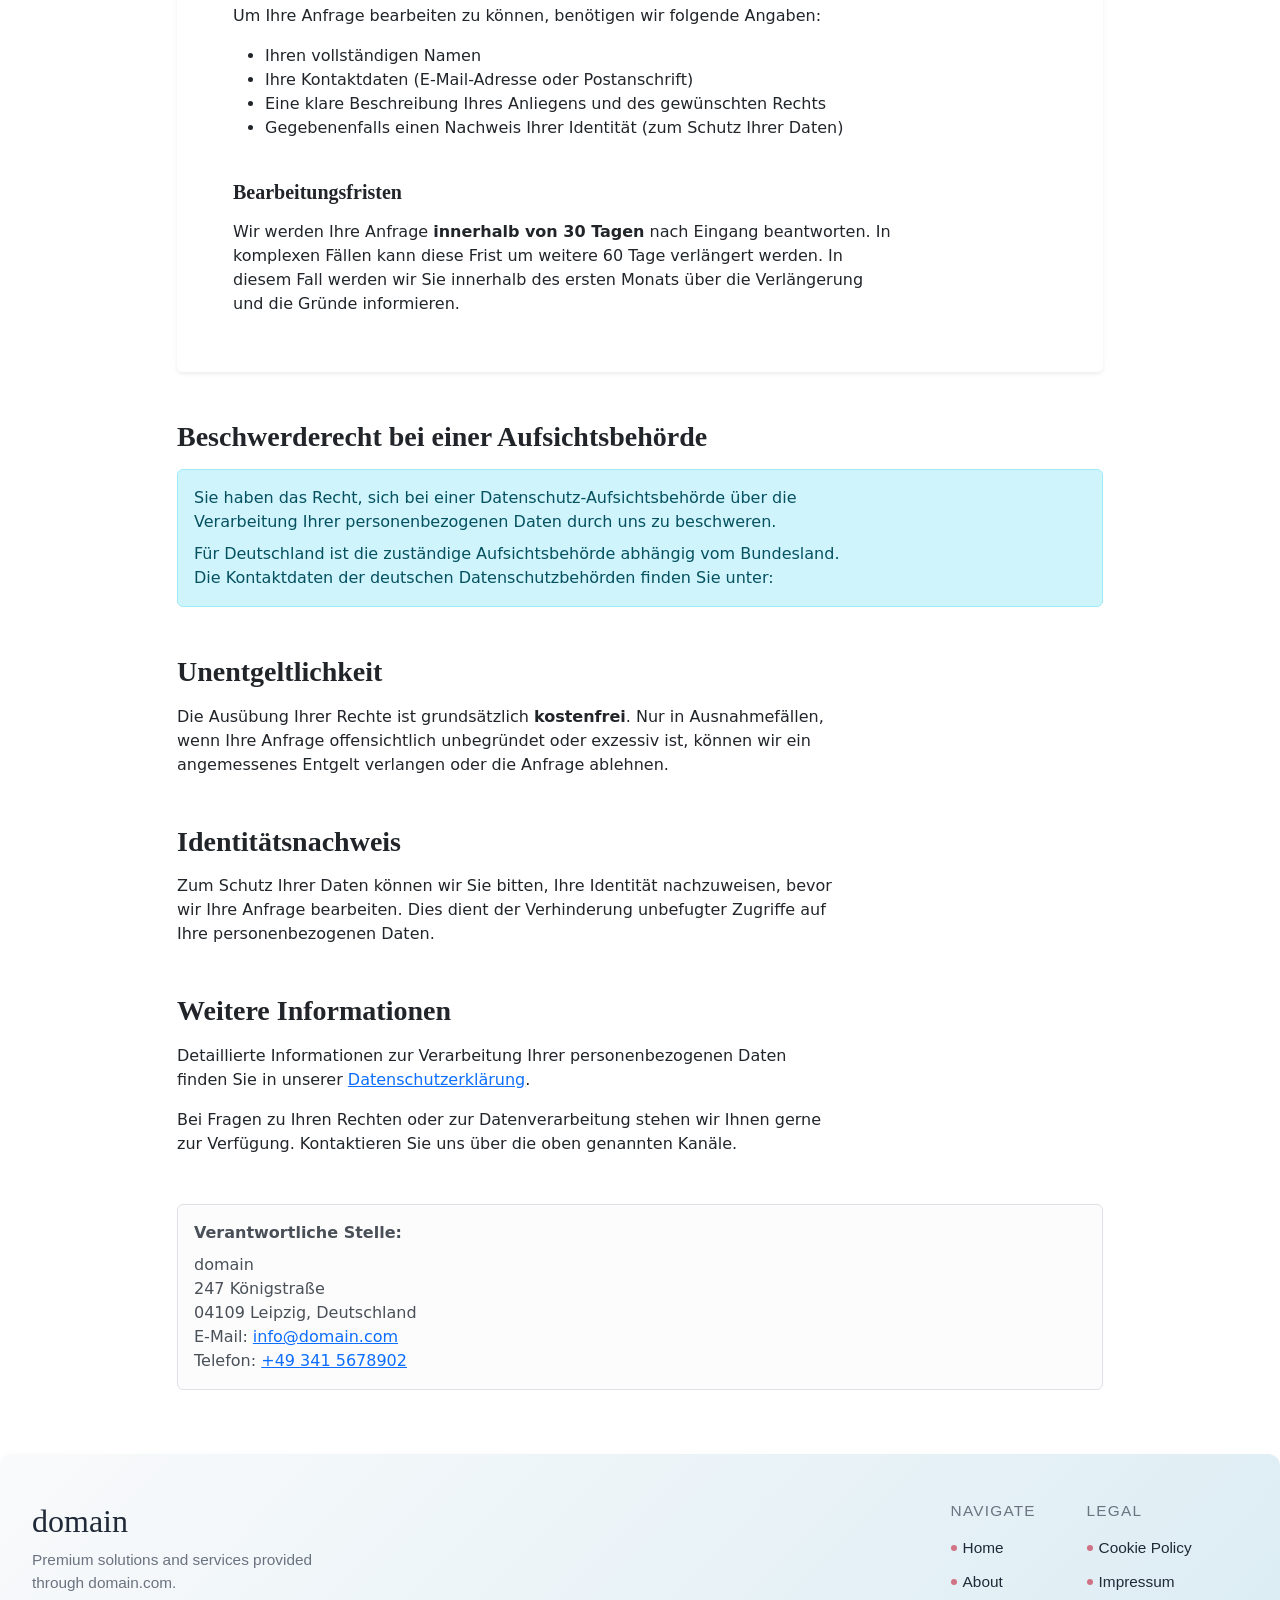
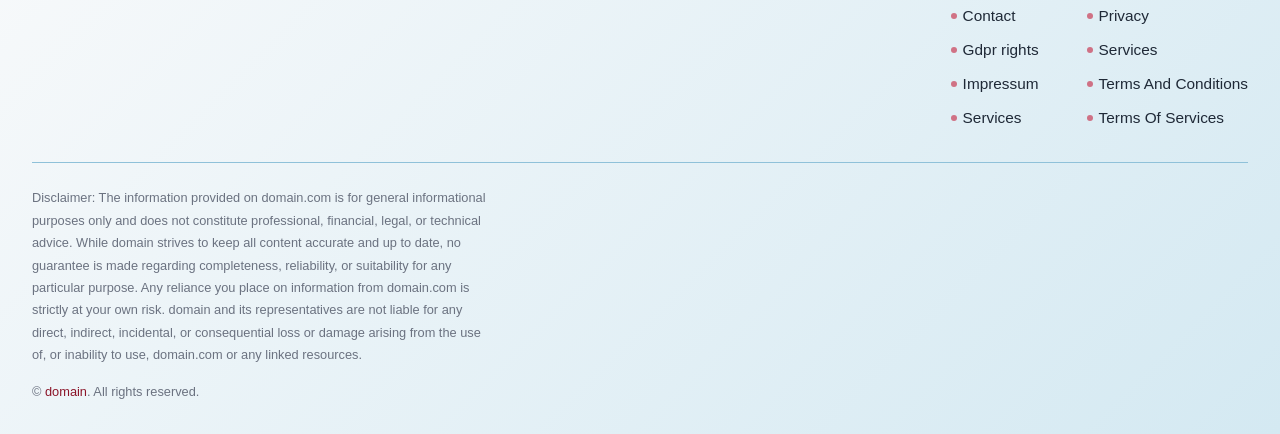
<file: gdpr-rights.html>
<!DOCTYPE html><html lang="de"><head>
<script type="application/ld+json">
{
  "@context": "https://schema.org",
  "@graph": [
    {
      "@type": "WebSite",
      "@id": "https://domain.com/#website",
      "url": "https://domain.com",
      "name": "domain"
    },
    {
      "@type": "Organization",
      "@id": "https://domain.com/#org",
      "name": "domain",
      "url": "https://domain.com"
    },
    {
      "@type": "WebPage",
      "@id": "https://domain.com/gdpr-rights.html",
      "url": "https://domain.com/gdpr-rights.html",
      "name": "domain",
      "isPartOf": {
        "@id": "https://domain.com/#website"
      },
      "inLanguage": "de"
    }
  ]
}
</script>
  <meta charset="UTF-8">
  <meta name="viewport" content="width=device-width, initial-scale=1.0">
  <meta name="description" content="Ihre Rechte nach GDPR - Erfahren Sie, wie Sie Ihre Datenschutzrechte ausüben können. Zugriff, Berichtigung, Löschung und mehr.">
  <meta property="og:title" content="GDPR-Rechte - domain">
  <meta property="og:description" content="Ihre Rechte nach GDPR - Erfahren Sie, wie Sie Ihre Datenschutzrechte ausüben können.">
  <meta property="og:type" content="website">
  <meta property="og:url" content="https://domain.com/gdpr-rights.html">
  <link rel="canonical" href="https://domain.com/gdpr-rights.html">
  <title>GDPR-Rechte - Ihre Datenschutzrechte | domain</title>
  <link rel="stylesheet" href="style.css">
  <link rel="icon" type="image/png" href="/favicon.png">
  <link rel="apple-touch-icon" href="/apple-touch-icon.png">
   <link rel="stylesheet" href="https://cdn.jsdelivr.net/npm/bootstrap@5.3.3/dist/css/bootstrap.min.css" integrity="sha384-QWTKZyjpPEjISv5WaRU9OFeRpok6YctnYmDr5pNlyT2bRjXh0JMhjY6hW+ALEwIH" crossorigin="anonymous">
  <link rel="stylesheet" href="https://unpkg.com/aos@2.3.4/dist/aos.css">
<link rel="stylesheet" href="./header-footer.css">
</head>
 <body>
  <header class="dr-header" aria-label="Primary navigation">
  <div class="dr-header-inner">
    <div class="dr-header-brand">
      <div class="dr-header-logo-wrap" aria-label="domain logo">
        <img class="dr-header-logo" src="img/etikett-made-in-germany.jpg" alt="AutoElite Deutschland Logo" width="150" height="40" loading="lazy" />
      </div>
      <div class="dr-header-brand-name">domain</div>
    </div>

    <button class="dr-header-burger" type="button" aria-label="Toggle navigation" aria-expanded="false" aria-controls="dr-header-nav-links">
      <span class="dr-header-burger-bar"></span>
      <span class="dr-header-burger-bar"></span>
      <span class="dr-header-burger-bar"></span>
    </button>

    <nav class="dr-nav" aria-label="Main">
      <ul class="dr-nav-list" id="dr-header-nav-links">
        <li class="dr-nav-item"><a class="dr-nav-link" href="./index.html">Home</a></li>
        <li class="dr-nav-item"><a class="dr-nav-link" href="./about.html">About</a></li>
        <li class="dr-nav-item"><a class="dr-nav-link" href="./contact.html">Contact</a></li>
        <li class="dr-nav-item"><a class="dr-nav-link" href="./gdpr-rights.html">Gdpr rights</a></li>
        <li class="dr-nav-item"><a class="dr-nav-link" href="./impressum.html">Impressum</a></li>
        <li class="dr-nav-item"><a class="dr-nav-link" href="./services.html">Services</a></li>
      </ul>
    </nav>
  </div>
</header>
  <main>
   <div class="container py-4 py-md-5">
    <nav aria-label="breadcrumb">
     <ol class="breadcrumb">
      <li class="breadcrumb-item"><a href="/">Startseite</a></li>
      <li class="breadcrumb-item active" aria-current="page">GDPR-Rechte</li>
     </ol>
    </nav>
    <article class="row justify-content-center">
     <div class="col-12 col-lg-10">
      <header class="mb-4 mb-md-5">
       <h1 class="display-4 fw-bold mb-3">Ihre Rechte nach der Datenschutz-Grundverordnung (GDPR)</h1>
       <p class="lead text-muted">Als betroffene Person haben Sie umfassende Rechte bezüglich Ihrer personenbezogenen Daten. Wir nehmen Ihre Privatsphäre ernst und möchten Sie über Ihre Rechte informieren.</p>
       <p class="text-muted"><small>Letzte Aktualisierung: 15. Januar 2025</small></p>
      </header>
      <section class="mb-5">
       <h2 class="h3 fw-semibold mb-3">Überblick über Ihre Rechte</h2>
       <p>Gemäß der Datenschutz-Grundverordnung (DSGVO/GDPR) stehen Ihnen die folgenden Rechte zu:</p>
      </section>
      <section class="mb-5">
       <div class="card h-100 border-0 shadow-sm mb-4">
        <div class="card-body p-4">
         <div class="d-flex align-items-start">
          <div class="ratio flex-shrink-0 me-3" style="width: 48px; height: 48px;">
           <svg viewBox="0 0 24 24" fill="none" xmlns="http://www.w3.org/2000/svg" role="img" aria-label="Zugriff Icon">
            <path d="M12 2C6.48 2 2 6.48 2 12s4.48 10 10 10 10-4.48 10-10S17.52 2 12 2zm0 3c1.66 0 3 1.34 3 3s-1.34 3-3 3-3-1.34-3-3 1.34-3 3-3zm0 14.2c-2.5 0-4.71-1.28-6-3.22.03-1.99 4-3.08 6-3.08 1.99 0 5.97 1.09 6 3.08-1.29 1.94-3.5 3.22-6 3.22z" fill="#B91C1C"></path>
           </svg>
          </div>
          <div>
           <h3 class="h5 fw-semibold mb-2">1. Recht auf Auskunft (Art. 15 DSGVO)</h3>
           <p class="mb-0">Sie haben das Recht zu erfahren, ob und welche personenbezogenen Daten wir über Sie verarbeiten. Sie können eine Kopie Ihrer Daten anfordern sowie Informationen über:</p>
           <ul class="mt-2">
            <li>Zwecke der Verarbeitung</li>
            <li>Kategorien der verarbeiteten Daten</li>
            <li>Empfänger Ihrer Daten</li>
            <li>Speicherdauer</li>
            <li>Herkunft der Daten</li>
           </ul>
          </div>
         </div>
        </div>
       </div>
       <div class="card h-100 border-0 shadow-sm mb-4">
        <div class="card-body p-4">
         <div class="d-flex align-items-start">
          <div class="ratio flex-shrink-0 me-3" style="width: 48px; height: 48px;">
           <svg viewBox="0 0 24 24" fill="none" xmlns="http://www.w3.org/2000/svg" role="img" aria-label="Berichtigung Icon">
            <path d="M3 17.25V21h3.75L17.81 9.94l-3.75-3.75L3 17.25zM20.71 7.04c.39-.39.39-1.02 0-1.41l-2.34-2.34c-.39-.39-1.02-.39-1.41 0l-1.83 1.83 3.75 3.75 1.83-1.83z" fill="#B91C1C"></path>
           </svg>
          </div>
          <div>
           <h3 class="h5 fw-semibold mb-2">2. Recht auf Berichtigung (Art. 16 DSGVO)</h3>
           <p class="mb-0">Sie können die Korrektur unrichtiger oder die Vervollständigung unvollständiger personenbezogener Daten verlangen. Wir werden die Berichtigung unverzüglich vornehmen.</p>
          </div>
         </div>
        </div>
       </div>
       <div class="card h-100 border-0 shadow-sm mb-4">
        <div class="card-body p-4">
         <div class="d-flex align-items-start">
          <div class="ratio flex-shrink-0 me-3" style="width: 48px; height: 48px;">
           <svg viewBox="0 0 24 24" fill="none" xmlns="http://www.w3.org/2000/svg" role="img" aria-label="Löschung Icon">
            <path d="M6 19c0 1.1.9 2 2 2h8c1.1 0 2-.9 2-2V7H6v12zM19 4h-3.5l-1-1h-5l-1 1H5v2h14V4z" fill="#B91C1C"></path>
           </svg>
          </div>
          <div>
           <h3 class="h5 fw-semibold mb-2">3. Recht auf Löschung – „Recht auf Vergessenwerden" (Art. 17 DSGVO)</h3>
           <p class="mb-0">Sie können die Löschung Ihrer personenbezogenen Daten verlangen, wenn:</p>
           <ul class="mt-2">
            <li>Die Daten für die Zwecke nicht mehr erforderlich sind</li>
            <li>Sie Ihre Einwilligung widerrufen haben</li>
            <li>Die Daten unrechtmäßig verarbeitet wurden</li>
            <li>Eine rechtliche Verpflichtung zur Löschung besteht</li>
            <li>Sie der Verarbeitung widersprochen haben</li>
           </ul>
           <p class="mb-0 mt-2"><small class="text-muted">Ausnahmen gelten bei gesetzlichen Aufbewahrungspflichten oder zur Geltendmachung rechtlicher Ansprüche.</small></p>
          </div>
         </div>
        </div>
       </div>
       <div class="card h-100 border-0 shadow-sm mb-4">
        <div class="card-body p-4">
         <div class="d-flex align-items-start">
          <div class="ratio flex-shrink-0 me-3" style="width: 48px; height: 48px;">
           <svg viewBox="0 0 24 24" fill="none" xmlns="http://www.w3.org/2000/svg" role="img" aria-label="Einschränkung Icon">
            <path d="M12 2C6.48 2 2 6.48 2 12s4.48 10 10 10 10-4.48 10-10S17.52 2 12 2zm-2 15l-5-5 1.41-1.41L10 14.17l7.59-7.59L19 8l-9 9z" fill="#B91C1C"></path>
           </svg>
          </div>
          <div>
           <h3 class="h5 fw-semibold mb-2">4. Recht auf Einschränkung der Verarbeitung (Art. 18 DSGVO)</h3>
           <p class="mb-0">Sie können verlangen, dass die Verarbeitung Ihrer Daten eingeschränkt wird, wenn:</p>
           <ul class="mt-2">
            <li>Sie die Richtigkeit der Daten bestreiten</li>
            <li>Die Verarbeitung unrechtmäßig ist, Sie aber eine Löschung ablehnen</li>
            <li>Wir die Daten nicht mehr benötigen, Sie diese aber zur Geltendmachung von Rechtsansprüchen benötigen</li>
            <li>Sie Widerspruch eingelegt haben und die Prüfung noch läuft</li>
           </ul>
          </div>
         </div>
        </div>
       </div>
       <div class="card h-100 border-0 shadow-sm mb-4">
        <div class="card-body p-4">
         <div class="d-flex align-items-start">
          <div class="ratio flex-shrink-0 me-3" style="width: 48px; height: 48px;">
           <svg viewBox="0 0 24 24" fill="none" xmlns="http://www.w3.org/2000/svg" role="img" aria-label="Datenübertragbarkeit Icon">
            <path d="M19 12v7H5v-7H3v7c0 1.1.9 2 2 2h14c1.1 0 2-.9 2-2v-7h-2zm-6 .67l2.59-2.58L17 11.5l-5 5-5-5 1.41-1.41L11 12.67V3h2z" fill="#B91C1C"></path>
           </svg>
          </div>
          <div>
           <h3 class="h5 fw-semibold mb-2">5. Recht auf Datenübertragbarkeit (Art. 20 DSGVO)</h3>
           <p class="mb-0">Sie haben das Recht, Ihre personenbezogenen Daten in einem strukturierten, gängigen und maschinenlesbaren Format zu erhalten. Dies gilt für Daten, die Sie uns bereitgestellt haben und die auf Einwilligung oder Vertrag basieren.</p>
          </div>
         </div>
        </div>
       </div>
       <div class="card h-100 border-0 shadow-sm mb-4">
        <div class="card-body p-4">
         <div class="d-flex align-items-start">
          <div class="ratio flex-shrink-0 me-3" style="width: 48px; height: 48px;">
           <svg viewBox="0 0 24 24" fill="none" xmlns="http://www.w3.org/2000/svg" role="img" aria-label="Widerspruch Icon">
            <path d="M12 2C6.48 2 2 6.48 2 12s4.48 10 10 10 10-4.48 10-10S17.52 2 12 2zm1 15h-2v-2h2v2zm0-4h-2V7h2v6z" fill="#B91C1C"></path>
           </svg>
          </div>
          <div>
           <h3 class="h5 fw-semibold mb-2">6. Widerspruchsrecht (Art. 21 DSGVO)</h3>
           <p class="mb-0">Sie können der Verarbeitung Ihrer personenbezogenen Daten widersprechen, wenn diese auf berechtigten Interessen (Art. 6 Abs. 1 lit. f DSGVO) oder zu Zwecken der Direktwerbung erfolgt. Bei Direktwerbung ist der Widerspruch ohne Begründung möglich.</p>
          </div>
         </div>
        </div>
       </div>
       <div class="card h-100 border-0 shadow-sm mb-4">
        <div class="card-body p-4">
         <div class="d-flex align-items-start">
          <div class="ratio flex-shrink-0 me-3" style="width: 48px; height: 48px;">
           <svg viewBox="0 0 24 24" fill="none" xmlns="http://www.w3.org/2000/svg" role="img" aria-label="Widerruf Icon">
            <path d="M9 16.17L4.83 12l-1.42 1.41L9 19 21 7l-1.41-1.41z" fill="#B91C1C"></path>
           </svg>
          </div>
          <div>
           <h3 class="h5 fw-semibold mb-2">7. Recht auf Widerruf der Einwilligung (Art. 7 Abs. 3 DSGVO)</h3>
           <p class="mb-0">Wenn die Verarbeitung auf Ihrer Einwilligung basiert, können Sie diese jederzeit mit Wirkung für die Zukunft widerrufen. Die Rechtmäßigkeit der bis zum Widerruf erfolgten Verarbeitung bleibt unberührt.</p>
          </div>
         </div>
        </div>
       </div>
      </section>
      <section class="mb-5">
       <h2 class="h3 fw-semibold mb-3">So üben Sie Ihre Rechte aus</h2>
       <div class="card border-0 shadow-sm">
        <div class="card-body p-4">
         <h3 class="h5 fw-semibold mb-3">Kontaktaufnahme</h3>
         <p>Um Ihre Rechte auszuüben, können Sie uns auf folgende Weise kontaktieren:</p>
         <ul class="list-unstyled mb-4">
          <li class="mb-2"><strong>E-Mail:</strong> <a href="mailto:info@domain.com">info@domain.com</a></li>
          <li class="mb-2"><strong>Telefon:</strong> <a href="tel:+493415678902">+49 341 5678902</a></li>
          <li class="mb-2"><strong>Post:</strong>
           <br>
           domain
           <br>
           247 Königstraße
           <br>
           04109 Leipzig
           <br>
           Deutschland</li>
         </ul>
         <h3 class="h5 fw-semibold mb-3">Erforderliche Informationen</h3>
         <p>Um Ihre Anfrage bearbeiten zu können, benötigen wir folgende Angaben:</p>
         <ul>
          <li>Ihren vollständigen Namen</li>
          <li>Ihre Kontaktdaten (E-Mail-Adresse oder Postanschrift)</li>
          <li>Eine klare Beschreibung Ihres Anliegens und des gewünschten Rechts</li>
          <li>Gegebenenfalls einen Nachweis Ihrer Identität (zum Schutz Ihrer Daten)</li>
         </ul>
         <h3 class="h5 fw-semibold mb-3 mt-4">Bearbeitungsfristen</h3>
         <p class="mb-0">Wir werden Ihre Anfrage <strong>innerhalb von 30 Tagen</strong> nach Eingang beantworten. In komplexen Fällen kann diese Frist um weitere 60 Tage verlängert werden. In diesem Fall werden wir Sie innerhalb des ersten Monats über die Verlängerung und die Gründe informieren.</p>
        </div>
       </div>
      </section>
      <section class="mb-5">
       <h2 class="h3 fw-semibold mb-3">Beschwerderecht bei einer Aufsichtsbehörde</h2>
       <div class="alert alert-info" role="alert">
        <p class="mb-2">Sie haben das Recht, sich bei einer Datenschutz-Aufsichtsbehörde über die Verarbeitung Ihrer personenbezogenen Daten durch uns zu beschweren.</p>
        <p class="mb-0">Für Deutschland ist die zuständige Aufsichtsbehörde abhängig vom Bundesland. Die Kontaktdaten der deutschen Datenschutzbehörden finden Sie unter: </p>
       </div>
      </section>
      <section class="mb-5">
       <h2 class="h3 fw-semibold mb-3">Unentgeltlichkeit</h2>
       <p>Die Ausübung Ihrer Rechte ist grundsätzlich <strong>kostenfrei</strong>. Nur in Ausnahmefällen, wenn Ihre Anfrage offensichtlich unbegründet oder exzessiv ist, können wir ein angemessenes Entgelt verlangen oder die Anfrage ablehnen.</p>
      </section>
      <section class="mb-5">
       <h2 class="h3 fw-semibold mb-3">Identitätsnachweis</h2>
       <p>Zum Schutz Ihrer Daten können wir Sie bitten, Ihre Identität nachzuweisen, bevor wir Ihre Anfrage bearbeiten. Dies dient der Verhinderung unbefugter Zugriffe auf Ihre personenbezogenen Daten.</p>
      </section>
      <section class="mb-5">
       <h2 class="h3 fw-semibold mb-3">Weitere Informationen</h2>
       <p>Detaillierte Informationen zur Verarbeitung Ihrer personenbezogenen Daten finden Sie in unserer <a href="/privacy.html">Datenschutzerklärung</a>.</p>
       <p class="mb-0">Bei Fragen zu Ihren Rechten oder zur Datenverarbeitung stehen wir Ihnen gerne zur Verfügung. Kontaktieren Sie uns über die oben genannten Kanäle.</p>
      </section>
      <div class="alert alert-light border" role="alert">
       <p class="fw-semibold mb-2">Verantwortliche Stelle:</p>
       <p class="mb-0">domain
        <br>
        247 Königstraße
        <br>
        04109 Leipzig, Deutschland
        <br>
        E-Mail: <a href="mailto:info@domain.com">info@domain.com</a>
        <br>
        Telefon: <a href="tel:+493415678902">+49 341 5678902</a></p>
      </div>
     </div>
    </article>
   </div>
  </main>
  <footer class="dr-footer" aria-label="Footer">
  <div class="dr-footer-inner">
    <div class="dr-footer-main">
      <div class="dr-footer-brand-block">
        <div class="dr-footer-brand-name">domain</div>
        <p class="dr-footer-tagline">Premium solutions and services provided through domain.com.</p>
      </div>

      <div class="dr-footer-nav-legal-wrap">
        <nav class="dr-footer-nav" aria-label="Footer main navigation">
          <h2 class="dr-footer-heading">Navigate</h2>
          <ul class="dr-footer-nav-list">
            <li class="dr-footer-nav-item"><a class="dr-footer-nav-link" href="./index.html">Home</a></li>
            <li class="dr-footer-nav-item"><a class="dr-footer-nav-link" href="./about.html">About</a></li>
            <li class="dr-footer-nav-item"><a class="dr-footer-nav-link" href="./contact.html">Contact</a></li>
            <li class="dr-footer-nav-item"><a class="dr-footer-nav-link" href="./gdpr-rights.html">Gdpr rights</a></li>
            <li class="dr-footer-nav-item"><a class="dr-footer-nav-link" href="./impressum.html">Impressum</a></li>
            <li class="dr-footer-nav-item"><a class="dr-footer-nav-link" href="./services.html">Services</a></li>
          </ul>
        </nav>

        <div class="dr-footer-legal-block" aria-label="Legal">
          <h2 class="dr-footer-heading">Legal</h2>
          <ul class="dr-footer-legal-list">
            <li class="dr-footer-legal-item"><a class="dr-footer-legal-link" href="./cookie_policy.html">Cookie Policy</a></li>
            <li class="dr-footer-legal-item"><a class="dr-footer-legal-link" href="./impressum.html">Impressum</a></li>
            <li class="dr-footer-legal-item"><a class="dr-footer-legal-link" href="./privacy.html">Privacy</a></li>
            <li class="dr-footer-legal-item"><a class="dr-footer-legal-link" href="./services.html">Services</a></li>
            <li class="dr-footer-legal-item"><a class="dr-footer-legal-link" href="./terms_and_conditions.html">Terms And Conditions</a></li>
            <li class="dr-footer-legal-item"><a class="dr-footer-legal-link" href="./terms_of_services.html">Terms Of Services</a></li>
          </ul>
        </div>
      </div>
    </div>

    <div class="dr-footer-bottom">
      <p class="dr-footer-disclaimer">
        Disclaimer: The information provided on domain.com is for general informational purposes only and does not constitute professional, financial, legal, or technical advice. While domain strives to keep all content accurate and up to date, no guarantee is made regarding completeness, reliability, or suitability for any particular purpose. Any reliance you place on information from domain.com is strictly at your own risk. domain and its representatives are not liable for any direct, indirect, incidental, or consequential loss or damage arising from the use of, or inability to use, domain.com or any linked resources.
      </p>
      <p class="dr-footer-copy">© <span class="dr-footer-copy-name">domain</span>. All rights reserved.</p>
    </div>
  </div>
</footer>
  <script src="script.js" defer=""></script>
 
  <script src="https://unpkg.com/aos@2.3.4/dist/aos.js"></script>
  <script>
if (typeof AOS !== "undefined" && !window.__AOS_INITIALIZED__) {
  AOS.init({ once: true, duration: 700, easing: "ease-out-cubic" });
  window.__AOS_INITIALIZED__ = true;
}
</script>
<script src="./header-footer.js"></script>
<script src="./consent.js"></script>
</body></html>
</file>
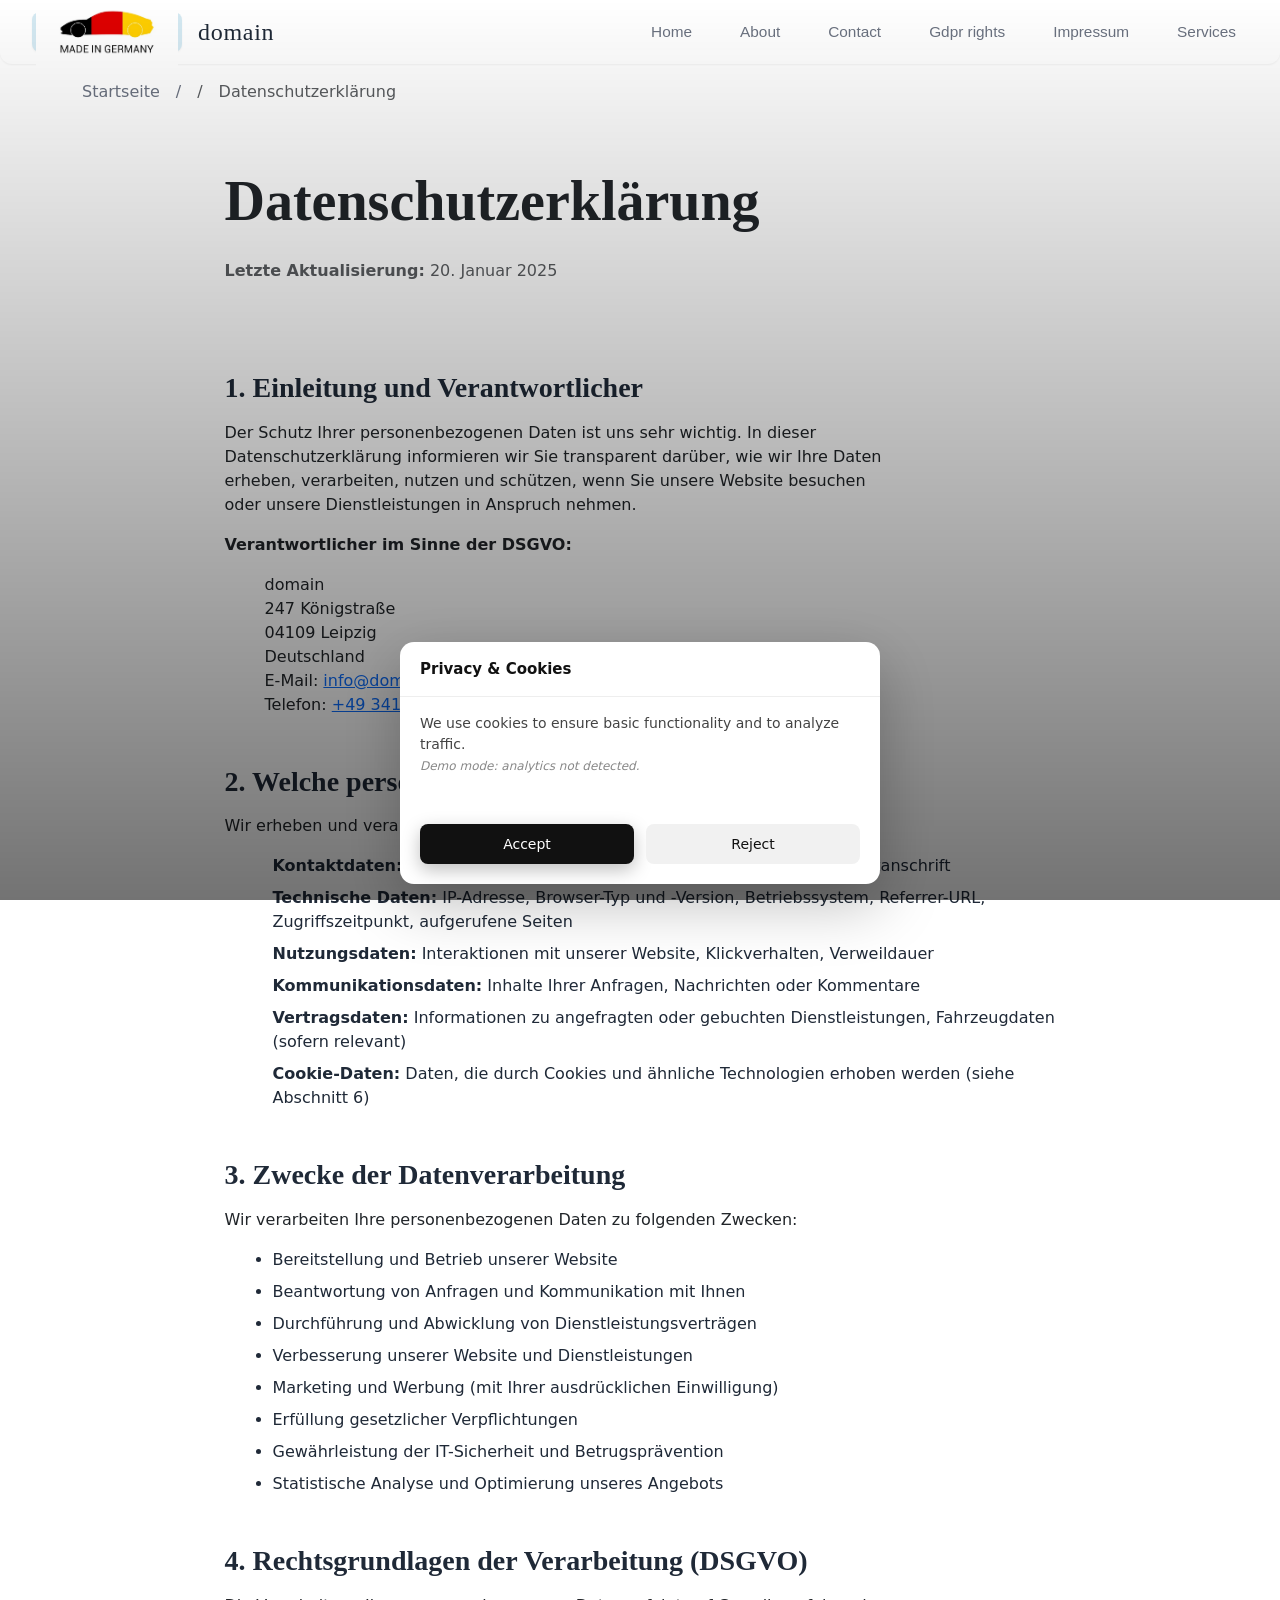
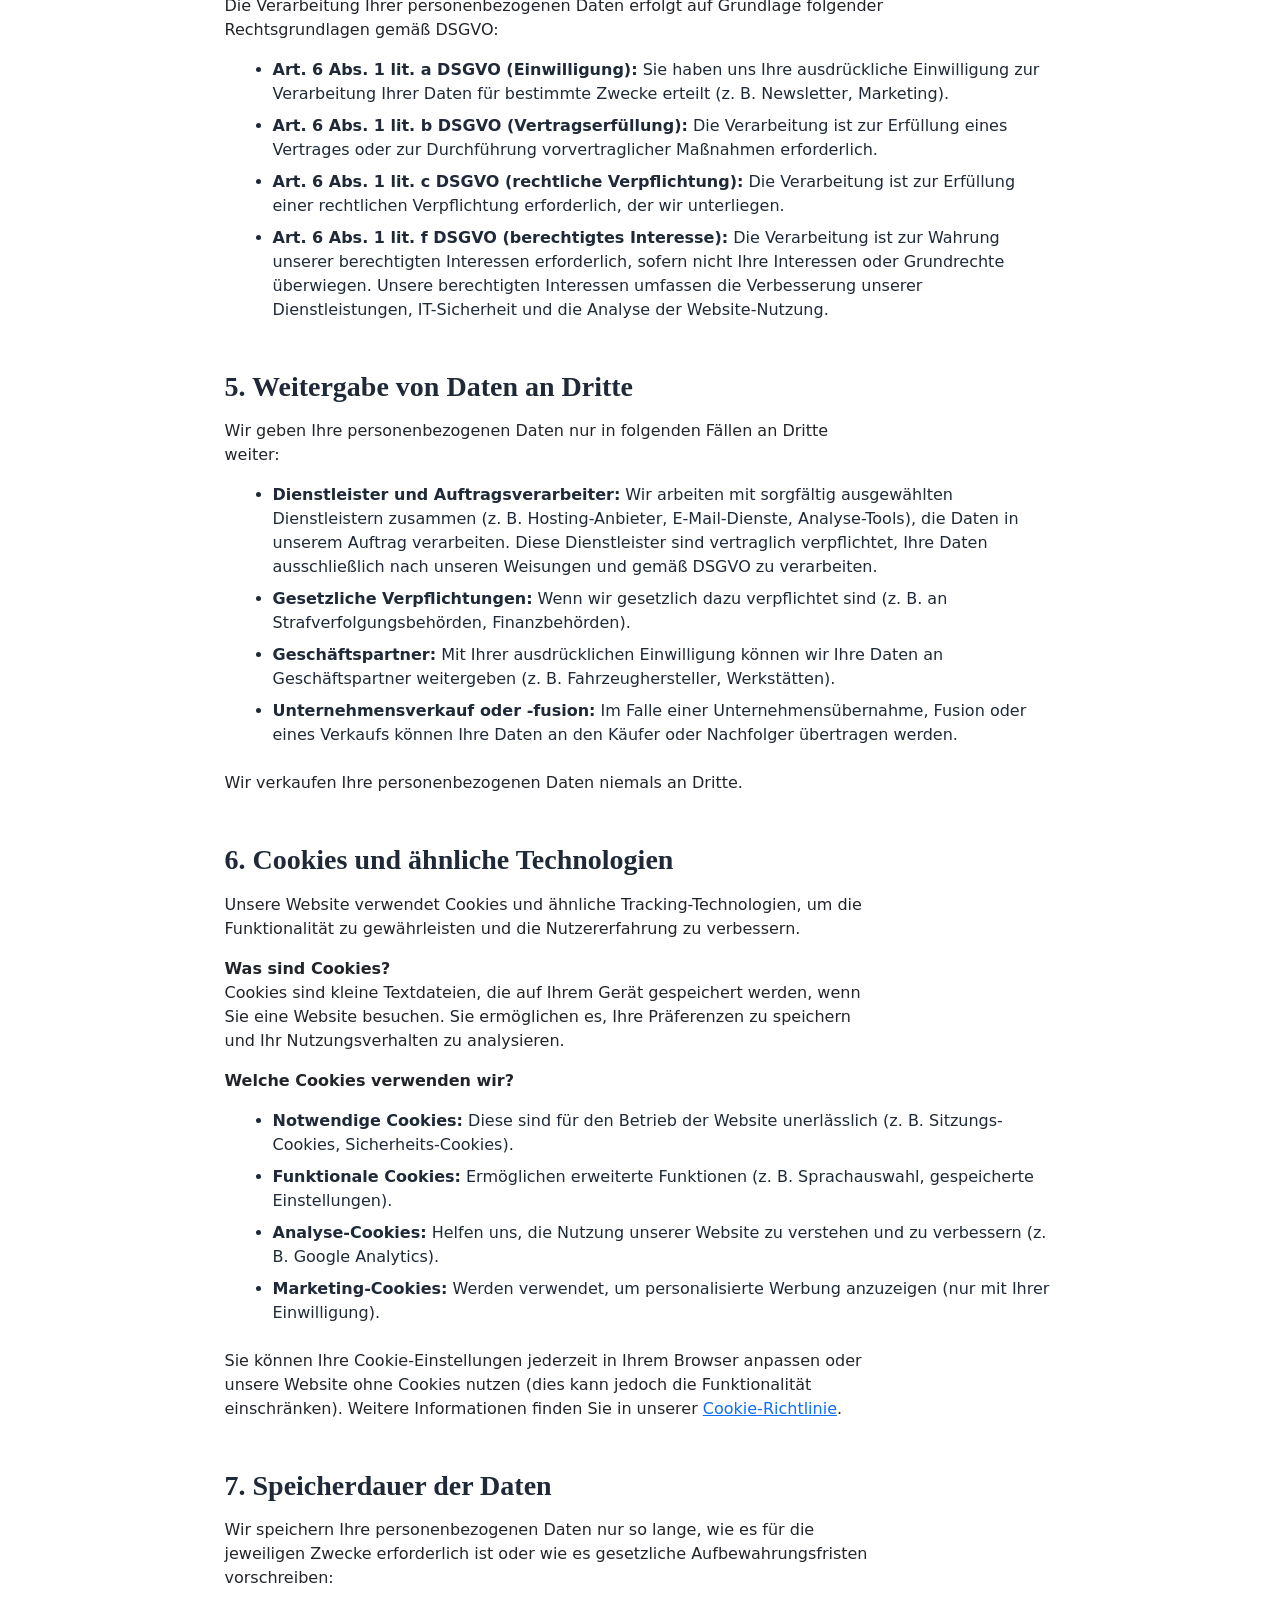
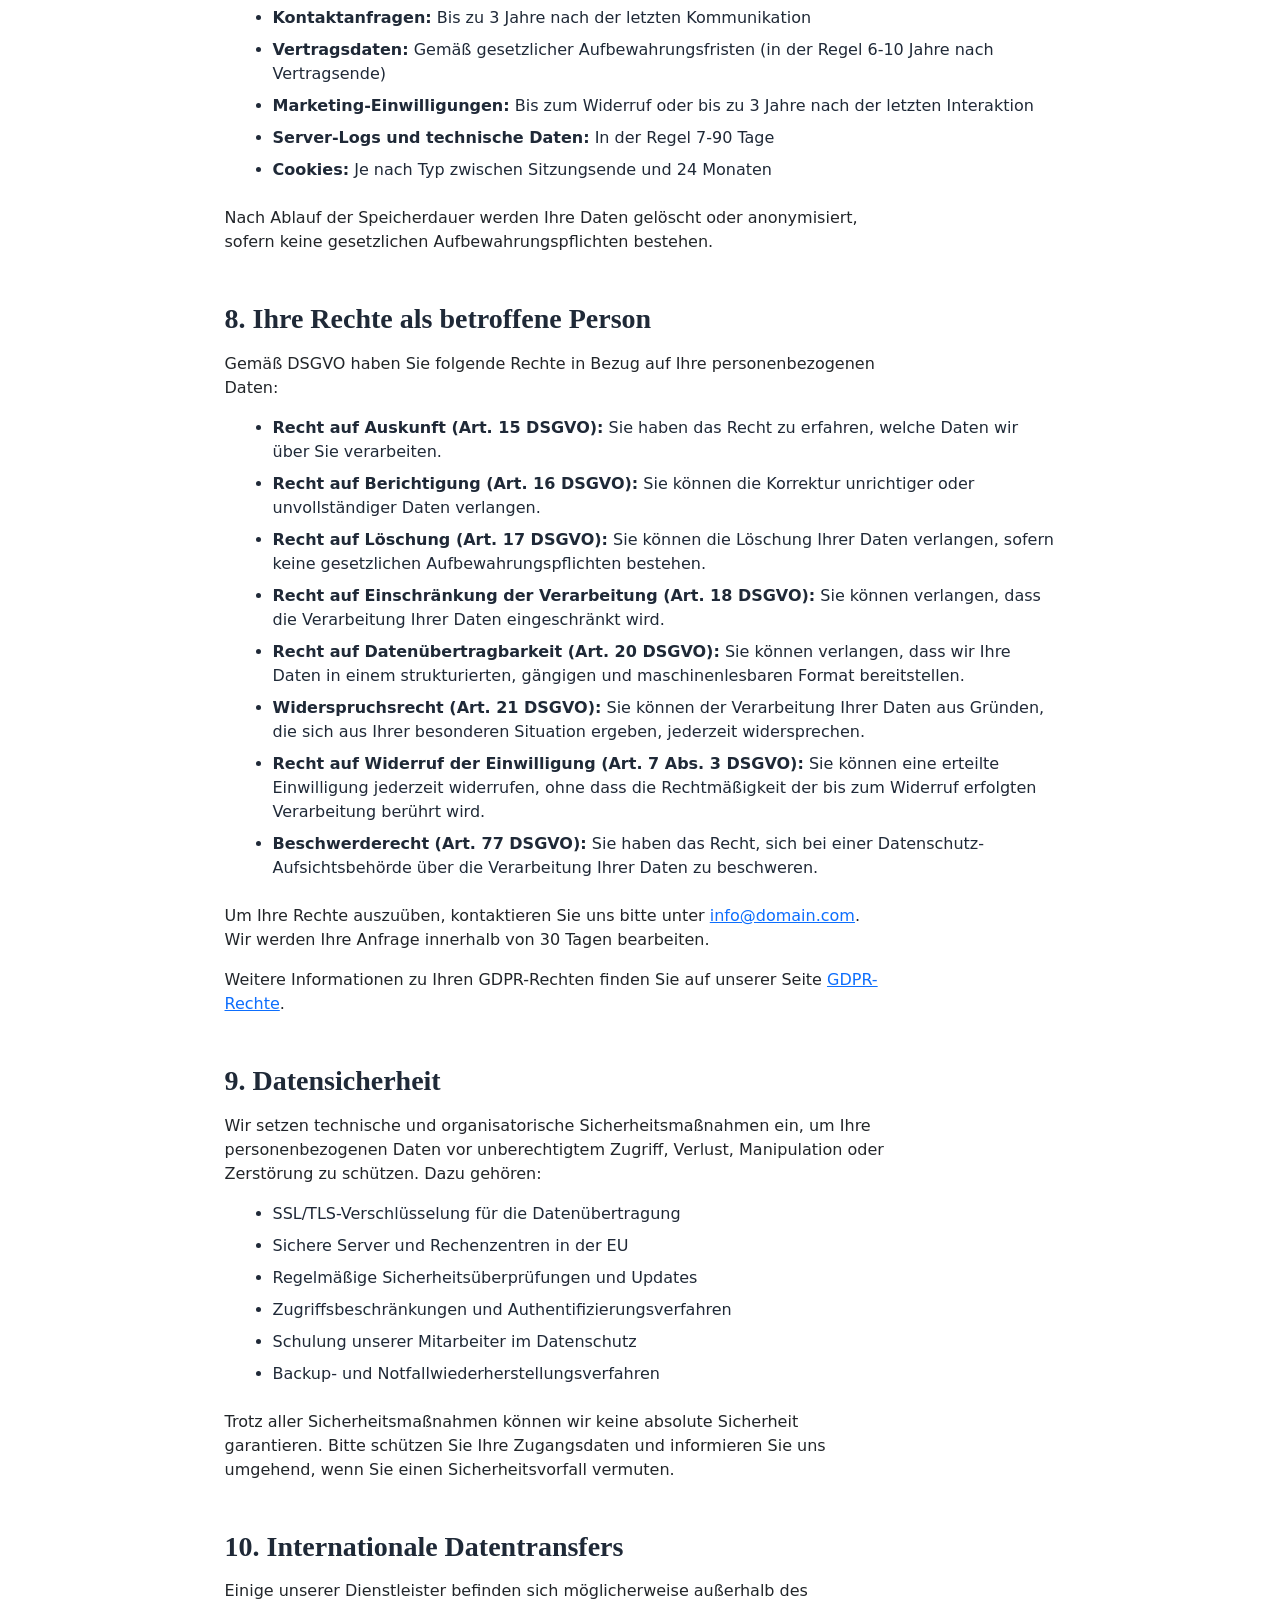
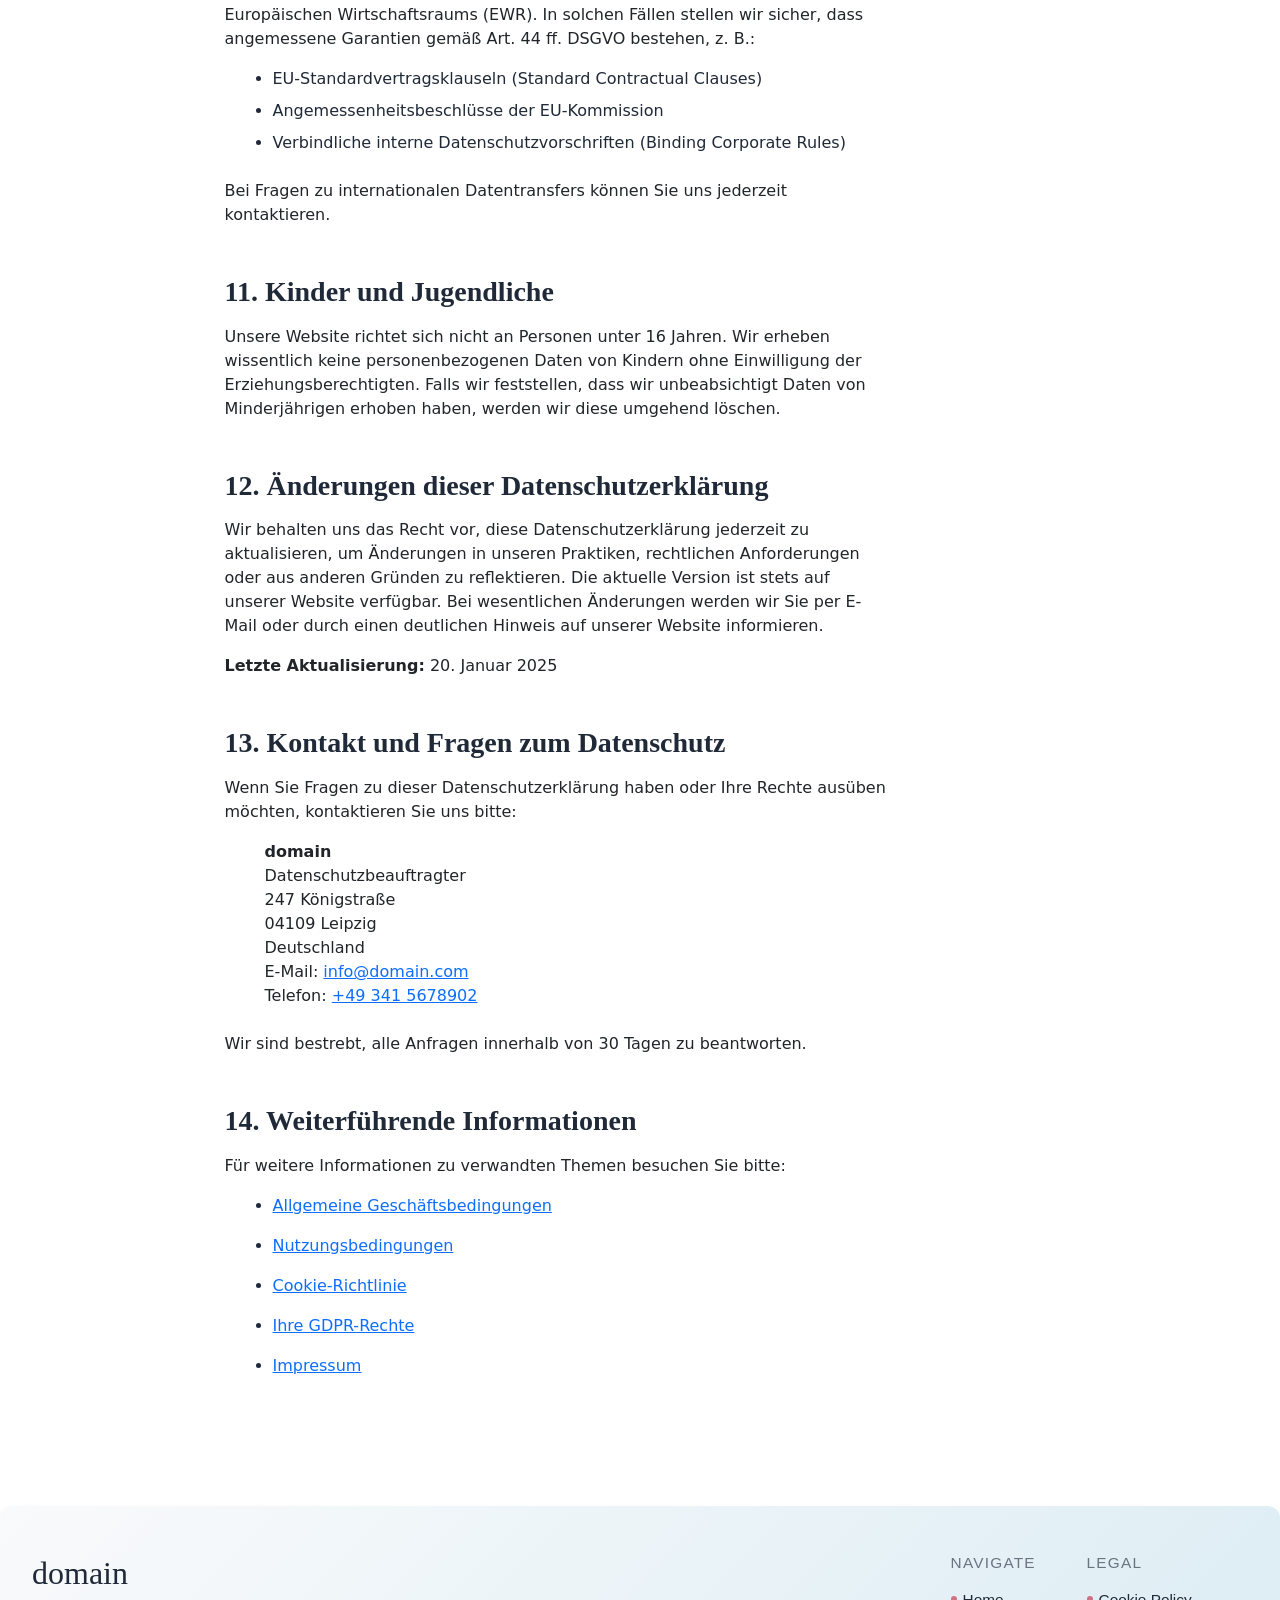
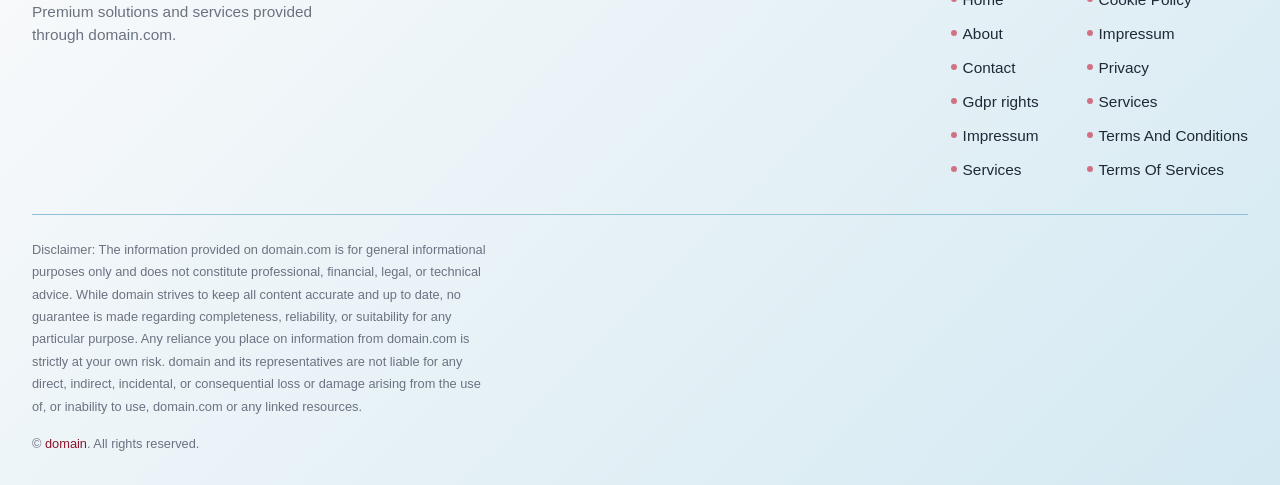
<file: privacy.html>
<!DOCTYPE html><html lang="de"><head>
<script type="application/ld+json">
{
  "@context": "https://schema.org",
  "@graph": [
    {
      "@type": "WebSite",
      "@id": "https://domain.com/#website",
      "url": "https://domain.com",
      "name": "domain"
    },
    {
      "@type": "Organization",
      "@id": "https://domain.com/#org",
      "name": "domain",
      "url": "https://domain.com"
    },
    {
      "@type": "WebPage",
      "@id": "https://domain.com/privacy.html",
      "url": "https://domain.com/privacy.html",
      "name": "domain",
      "isPartOf": {
        "@id": "https://domain.com/#website"
      },
      "inLanguage": "de"
    }
  ]
}
</script>
  <meta charset="UTF-8">
  <meta name="viewport" content="width=device-width, initial-scale=1.0">
  <meta name="description" content="Datenschutzerklärung - Erfahren Sie, wie wir Ihre personenbezogenen Daten sammeln, verarbeiten und schützen. Transparente Informationen gemäß GDPR und DSGVO.">
  <meta property="og:title" content="Datenschutzerklärung - domain">
  <meta property="og:description" content="Datenschutzerklärung - Erfahren Sie, wie wir Ihre personenbezogenen Daten sammeln, verarbeiten und schützen.">
  <meta property="og:type" content="website">
  <meta property="og:url" content="https://domain.com/privacy.html">
  <link rel="canonical" href="https://domain.com/privacy.html">
  <title>Datenschutzerklärung - domain</title>
  <link rel="stylesheet" href="style.css">
  <link rel="icon" type="image/png" href="/favicon.png">
  <link rel="apple-touch-icon" href="/apple-touch-icon.png">
   <link rel="stylesheet" href="https://cdn.jsdelivr.net/npm/bootstrap@5.3.3/dist/css/bootstrap.min.css" integrity="sha384-QWTKZyjpPEjISv5WaRU9OFeRpok6YctnYmDr5pNlyT2bRjXh0JMhjY6hW+ALEwIH" crossorigin="anonymous">
  <link rel="stylesheet" href="https://unpkg.com/aos@2.3.4/dist/aos.css">
<link rel="stylesheet" href="./header-footer.css">
</head>
 <body>
  <header class="dr-header" aria-label="Primary navigation">
  <div class="dr-header-inner">
    <div class="dr-header-brand">
      <div class="dr-header-logo-wrap" aria-label="domain logo">
        <img class="dr-header-logo" src="img/etikett-made-in-germany.jpg" alt="AutoElite Deutschland Logo" width="150" height="40" loading="lazy" />
      </div>
      <div class="dr-header-brand-name">domain</div>
    </div>

    <button class="dr-header-burger" type="button" aria-label="Toggle navigation" aria-expanded="false" aria-controls="dr-header-nav-links">
      <span class="dr-header-burger-bar"></span>
      <span class="dr-header-burger-bar"></span>
      <span class="dr-header-burger-bar"></span>
    </button>

    <nav class="dr-nav" aria-label="Main">
      <ul class="dr-nav-list" id="dr-header-nav-links">
        <li class="dr-nav-item"><a class="dr-nav-link" href="./index.html">Home</a></li>
        <li class="dr-nav-item"><a class="dr-nav-link" href="./about.html">About</a></li>
        <li class="dr-nav-item"><a class="dr-nav-link" href="./contact.html">Contact</a></li>
        <li class="dr-nav-item"><a class="dr-nav-link" href="./gdpr-rights.html">Gdpr rights</a></li>
        <li class="dr-nav-item"><a class="dr-nav-link" href="./impressum.html">Impressum</a></li>
        <li class="dr-nav-item"><a class="dr-nav-link" href="./services.html">Services</a></li>
      </ul>
    </nav>
  </div>
</header>
  <main class="l-main">
   <nav aria-label="breadcrumb" class="py-3">
    <div class="container">
     <ol class="breadcrumb mb-0">
      <li class="breadcrumb-item"><a href="index.html">Startseite</a></li>
      <li class="breadcrumb-item active" aria-current="page">Datenschutzerklärung</li>
     </ol>
    </div>
   </nav>
   <section class="py-4 py-md-5" data-aos="fade-up">
    <div class="container">
     <div class="row justify-content-center">
      <div class="col-lg-10 col-xl-9">
       <h1 class="display-4 fw-bold mb-4">Datenschutzerklärung</h1>
       <p class="text-muted mb-4"><strong>Letzte Aktualisierung:</strong> 20. Januar 2025</p>
       <div class="c-privacy-content">
        <section class="mb-5" id="introduction">
         <h2 class="h3 fw-semibold mb-3">1. Einleitung und Verantwortlicher</h2>
         <p>Der Schutz Ihrer personenbezogenen Daten ist uns sehr wichtig. In dieser Datenschutzerklärung informieren wir Sie transparent darüber, wie wir Ihre Daten erheben, verarbeiten, nutzen und schützen, wenn Sie unsere Website besuchen oder unsere Dienstleistungen in Anspruch nehmen.</p>
         <p><strong>Verantwortlicher im Sinne der DSGVO:</strong></p>
         <address class="ms-3">domain
          <br>
          247 Königstraße
          <br>
          04109 Leipzig
          <br>
          Deutschland
          <br>
          E-Mail: <a href="mailto:info@domain.com">info@domain.com</a>
          <br>
          Telefon: <a href="tel:+493415678902">+49 341 5678902</a></address>
        </section>
        <section class="mb-5" id="data-collection">
         <h2 class="h3 fw-semibold mb-3">2. Welche personenbezogenen Daten wir sammeln</h2>
         <p>Wir erheben und verarbeiten folgende Kategorien personenbezogener Daten:</p>
         <ul class="list-unstyled ms-3">
          <li class="mb-2"><strong>Kontaktdaten:</strong> Vorname, Nachname, E-Mail-Adresse, Telefonnummer, Postanschrift</li>
          <li class="mb-2"><strong>Technische Daten:</strong> IP-Adresse, Browser-Typ und -Version, Betriebssystem, Referrer-URL, Zugriffszeitpunkt, aufgerufene Seiten</li>
          <li class="mb-2"><strong>Nutzungsdaten:</strong> Interaktionen mit unserer Website, Klickverhalten, Verweildauer</li>
          <li class="mb-2"><strong>Kommunikationsdaten:</strong> Inhalte Ihrer Anfragen, Nachrichten oder Kommentare</li>
          <li class="mb-2"><strong>Vertragsdaten:</strong> Informationen zu angefragten oder gebuchten Dienstleistungen, Fahrzeugdaten (sofern relevant)</li>
          <li class="mb-2"><strong>Cookie-Daten:</strong> Daten, die durch Cookies und ähnliche Technologien erhoben werden (siehe Abschnitt 6)</li>
         </ul>
        </section>
        <section class="mb-5" id="purpose">
         <h2 class="h3 fw-semibold mb-3">3. Zwecke der Datenverarbeitung</h2>
         <p>Wir verarbeiten Ihre personenbezogenen Daten zu folgenden Zwecken:</p>
         <ul class="ms-3">
          <li class="mb-2">Bereitstellung und Betrieb unserer Website</li>
          <li class="mb-2">Beantwortung von Anfragen und Kommunikation mit Ihnen</li>
          <li class="mb-2">Durchführung und Abwicklung von Dienstleistungsverträgen</li>
          <li class="mb-2">Verbesserung unserer Website und Dienstleistungen</li>
          <li class="mb-2">Marketing und Werbung (mit Ihrer ausdrücklichen Einwilligung)</li>
          <li class="mb-2">Erfüllung gesetzlicher Verpflichtungen</li>
          <li class="mb-2">Gewährleistung der IT-Sicherheit und Betrugsprävention</li>
          <li class="mb-2">Statistische Analyse und Optimierung unseres Angebots</li>
         </ul>
        </section>
        <section class="mb-5" id="legal-basis">
         <h2 class="h3 fw-semibold mb-3">4. Rechtsgrundlagen der Verarbeitung (DSGVO)</h2>
         <p>Die Verarbeitung Ihrer personenbezogenen Daten erfolgt auf Grundlage folgender Rechtsgrundlagen gemäß DSGVO:</p>
         <ul class="ms-3">
          <li class="mb-2"><strong>Art. 6 Abs. 1 lit. a DSGVO (Einwilligung):</strong> Sie haben uns Ihre ausdrückliche Einwilligung zur Verarbeitung Ihrer Daten für bestimmte Zwecke erteilt (z. B. Newsletter, Marketing).</li>
          <li class="mb-2"><strong>Art. 6 Abs. 1 lit. b DSGVO (Vertragserfüllung):</strong> Die Verarbeitung ist zur Erfüllung eines Vertrages oder zur Durchführung vorvertraglicher Maßnahmen erforderlich.</li>
          <li class="mb-2"><strong>Art. 6 Abs. 1 lit. c DSGVO (rechtliche Verpflichtung):</strong> Die Verarbeitung ist zur Erfüllung einer rechtlichen Verpflichtung erforderlich, der wir unterliegen.</li>
          <li class="mb-2"><strong>Art. 6 Abs. 1 lit. f DSGVO (berechtigtes Interesse):</strong> Die Verarbeitung ist zur Wahrung unserer berechtigten Interessen erforderlich, sofern nicht Ihre Interessen oder Grundrechte überwiegen. Unsere berechtigten Interessen umfassen die Verbesserung unserer Dienstleistungen, IT-Sicherheit und die Analyse der Website-Nutzung.</li>
         </ul>
        </section>
        <section class="mb-5" id="third-parties">
         <h2 class="h3 fw-semibold mb-3">5. Weitergabe von Daten an Dritte</h2>
         <p>Wir geben Ihre personenbezogenen Daten nur in folgenden Fällen an Dritte weiter:</p>
         <ul class="ms-3">
          <li class="mb-2"><strong>Dienstleister und Auftragsverarbeiter:</strong> Wir arbeiten mit sorgfältig ausgewählten Dienstleistern zusammen (z. B. Hosting-Anbieter, E-Mail-Dienste, Analyse-Tools), die Daten in unserem Auftrag verarbeiten. Diese Dienstleister sind vertraglich verpflichtet, Ihre Daten ausschließlich nach unseren Weisungen und gemäß DSGVO zu verarbeiten.</li>
          <li class="mb-2"><strong>Gesetzliche Verpflichtungen:</strong> Wenn wir gesetzlich dazu verpflichtet sind (z. B. an Strafverfolgungsbehörden, Finanzbehörden).</li>
          <li class="mb-2"><strong>Geschäftspartner:</strong> Mit Ihrer ausdrücklichen Einwilligung können wir Ihre Daten an Geschäftspartner weitergeben (z. B. Fahrzeughersteller, Werkstätten).</li>
          <li class="mb-2"><strong>Unternehmensverkauf oder -fusion:</strong> Im Falle einer Unternehmensübernahme, Fusion oder eines Verkaufs können Ihre Daten an den Käufer oder Nachfolger übertragen werden.</li>
         </ul>
         <p>Wir verkaufen Ihre personenbezogenen Daten niemals an Dritte.</p>
        </section>
        <section class="mb-5" id="cookies">
         <h2 class="h3 fw-semibold mb-3">6. Cookies und ähnliche Technologien</h2>
         <p>Unsere Website verwendet Cookies und ähnliche Tracking-Technologien, um die Funktionalität zu gewährleisten und die Nutzererfahrung zu verbessern.</p>
         <p><strong>Was sind Cookies?</strong>
          <br>
          Cookies sind kleine Textdateien, die auf Ihrem Gerät gespeichert werden, wenn Sie eine Website besuchen. Sie ermöglichen es, Ihre Präferenzen zu speichern und Ihr Nutzungsverhalten zu analysieren.</p>
         <p><strong>Welche Cookies verwenden wir?</strong></p>
         <ul class="ms-3">
          <li class="mb-2"><strong>Notwendige Cookies:</strong> Diese sind für den Betrieb der Website unerlässlich (z. B. Sitzungs-Cookies, Sicherheits-Cookies).</li>
          <li class="mb-2"><strong>Funktionale Cookies:</strong> Ermöglichen erweiterte Funktionen (z. B. Sprachauswahl, gespeicherte Einstellungen).</li>
          <li class="mb-2"><strong>Analyse-Cookies:</strong> Helfen uns, die Nutzung unserer Website zu verstehen und zu verbessern (z. B. Google Analytics).</li>
          <li class="mb-2"><strong>Marketing-Cookies:</strong> Werden verwendet, um personalisierte Werbung anzuzeigen (nur mit Ihrer Einwilligung).</li>
         </ul>
         <p>Sie können Ihre Cookie-Einstellungen jederzeit in Ihrem Browser anpassen oder unsere Website ohne Cookies nutzen (dies kann jedoch die Funktionalität einschränken). Weitere Informationen finden Sie in unserer <a href="cookie_policy.html">Cookie-Richtlinie</a>.</p>
        </section>
        <section class="mb-5" id="retention">
         <h2 class="h3 fw-semibold mb-3">7. Speicherdauer der Daten</h2>
         <p>Wir speichern Ihre personenbezogenen Daten nur so lange, wie es für die jeweiligen Zwecke erforderlich ist oder wie es gesetzliche Aufbewahrungsfristen vorschreiben:</p>
         <ul class="ms-3">
          <li class="mb-2"><strong>Kontaktanfragen:</strong> Bis zu 3 Jahre nach der letzten Kommunikation</li>
          <li class="mb-2"><strong>Vertragsdaten:</strong> Gemäß gesetzlicher Aufbewahrungsfristen (in der Regel 6-10 Jahre nach Vertragsende)</li>
          <li class="mb-2"><strong>Marketing-Einwilligungen:</strong> Bis zum Widerruf oder bis zu 3 Jahre nach der letzten Interaktion</li>
          <li class="mb-2"><strong>Server-Logs und technische Daten:</strong> In der Regel 7-90 Tage</li>
          <li class="mb-2"><strong>Cookies:</strong> Je nach Typ zwischen Sitzungsende und 24 Monaten</li>
         </ul>
         <p>Nach Ablauf der Speicherdauer werden Ihre Daten gelöscht oder anonymisiert, sofern keine gesetzlichen Aufbewahrungspflichten bestehen.</p>
        </section>
        <section class="mb-5" id="rights">
         <h2 class="h3 fw-semibold mb-3">8. Ihre Rechte als betroffene Person</h2>
         <p>Gemäß DSGVO haben Sie folgende Rechte in Bezug auf Ihre personenbezogenen Daten:</p>
         <ul class="ms-3">
          <li class="mb-2"><strong>Recht auf Auskunft (Art. 15 DSGVO):</strong> Sie haben das Recht zu erfahren, welche Daten wir über Sie verarbeiten.</li>
          <li class="mb-2"><strong>Recht auf Berichtigung (Art. 16 DSGVO):</strong> Sie können die Korrektur unrichtiger oder unvollständiger Daten verlangen.</li>
          <li class="mb-2"><strong>Recht auf Löschung (Art. 17 DSGVO):</strong> Sie können die Löschung Ihrer Daten verlangen, sofern keine gesetzlichen Aufbewahrungspflichten bestehen.</li>
          <li class="mb-2"><strong>Recht auf Einschränkung der Verarbeitung (Art. 18 DSGVO):</strong> Sie können verlangen, dass die Verarbeitung Ihrer Daten eingeschränkt wird.</li>
          <li class="mb-2"><strong>Recht auf Datenübertragbarkeit (Art. 20 DSGVO):</strong> Sie können verlangen, dass wir Ihre Daten in einem strukturierten, gängigen und maschinenlesbaren Format bereitstellen.</li>
          <li class="mb-2"><strong>Widerspruchsrecht (Art. 21 DSGVO):</strong> Sie können der Verarbeitung Ihrer Daten aus Gründen, die sich aus Ihrer besonderen Situation ergeben, jederzeit widersprechen.</li>
          <li class="mb-2"><strong>Recht auf Widerruf der Einwilligung (Art. 7 Abs. 3 DSGVO):</strong> Sie können eine erteilte Einwilligung jederzeit widerrufen, ohne dass die Rechtmäßigkeit der bis zum Widerruf erfolgten Verarbeitung berührt wird.</li>
          <li class="mb-2"><strong>Beschwerderecht (Art. 77 DSGVO):</strong> Sie haben das Recht, sich bei einer Datenschutz-Aufsichtsbehörde über die Verarbeitung Ihrer Daten zu beschweren.</li>
         </ul>
         <p>Um Ihre Rechte auszuüben, kontaktieren Sie uns bitte unter <a href="mailto:info@domain.com">info@domain.com</a>. Wir werden Ihre Anfrage innerhalb von 30 Tagen bearbeiten.</p>
         <p>Weitere Informationen zu Ihren GDPR-Rechten finden Sie auf unserer Seite <a href="gdpr-rights.html">GDPR-Rechte</a>.</p>
        </section>
        <section class="mb-5" id="security">
         <h2 class="h3 fw-semibold mb-3">9. Datensicherheit</h2>
         <p>Wir setzen technische und organisatorische Sicherheitsmaßnahmen ein, um Ihre personenbezogenen Daten vor unberechtigtem Zugriff, Verlust, Manipulation oder Zerstörung zu schützen. Dazu gehören:</p>
         <ul class="ms-3">
          <li class="mb-2">SSL/TLS-Verschlüsselung für die Datenübertragung</li>
          <li class="mb-2">Sichere Server und Rechenzentren in der EU</li>
          <li class="mb-2">Regelmäßige Sicherheitsüberprüfungen und Updates</li>
          <li class="mb-2">Zugriffsbeschränkungen und Authentifizierungsverfahren</li>
          <li class="mb-2">Schulung unserer Mitarbeiter im Datenschutz</li>
          <li class="mb-2">Backup- und Notfallwiederherstellungsverfahren</li>
         </ul>
         <p>Trotz aller Sicherheitsmaßnahmen können wir keine absolute Sicherheit garantieren. Bitte schützen Sie Ihre Zugangsdaten und informieren Sie uns umgehend, wenn Sie einen Sicherheitsvorfall vermuten.</p>
        </section>
        <section class="mb-5" id="international">
         <h2 class="h3 fw-semibold mb-3">10. Internationale Datentransfers</h2>
         <p>Einige unserer Dienstleister befinden sich möglicherweise außerhalb des Europäischen Wirtschaftsraums (EWR). In solchen Fällen stellen wir sicher, dass angemessene Garantien gemäß Art. 44 ff. DSGVO bestehen, z. B.:</p>
         <ul class="ms-3">
          <li class="mb-2">EU-Standardvertragsklauseln (Standard Contractual Clauses)</li>
          <li class="mb-2">Angemessenheitsbeschlüsse der EU-Kommission</li>
          <li class="mb-2">Verbindliche interne Datenschutzvorschriften (Binding Corporate Rules)</li>
         </ul>
         <p>Bei Fragen zu internationalen Datentransfers können Sie uns jederzeit kontaktieren.</p>
        </section>
        <section class="mb-5" id="children">
         <h2 class="h3 fw-semibold mb-3">11. Kinder und Jugendliche</h2>
         <p>Unsere Website richtet sich nicht an Personen unter 16 Jahren. Wir erheben wissentlich keine personenbezogenen Daten von Kindern ohne Einwilligung der Erziehungsberechtigten. Falls wir feststellen, dass wir unbeabsichtigt Daten von Minderjährigen erhoben haben, werden wir diese umgehend löschen.</p>
        </section>
        <section class="mb-5" id="changes">
         <h2 class="h3 fw-semibold mb-3">12. Änderungen dieser Datenschutzerklärung</h2>
         <p>Wir behalten uns das Recht vor, diese Datenschutzerklärung jederzeit zu aktualisieren, um Änderungen in unseren Praktiken, rechtlichen Anforderungen oder aus anderen Gründen zu reflektieren. Die aktuelle Version ist stets auf unserer Website verfügbar. Bei wesentlichen Änderungen werden wir Sie per E-Mail oder durch einen deutlichen Hinweis auf unserer Website informieren.</p>
         <p><strong>Letzte Aktualisierung:</strong> 20. Januar 2025</p>
        </section>
        <section class="mb-5" id="contact">
         <h2 class="h3 fw-semibold mb-3">13. Kontakt und Fragen zum Datenschutz</h2>
         <p>Wenn Sie Fragen zu dieser Datenschutzerklärung haben oder Ihre Rechte ausüben möchten, kontaktieren Sie uns bitte:</p>
         <address class="ms-3"><strong>domain</strong>
          <br>
          Datenschutzbeauftragter
          <br>
          247 Königstraße
          <br>
          04109 Leipzig
          <br>
          Deutschland
          <br>
          E-Mail: <a href="mailto:info@domain.com">info@domain.com</a>
          <br>
          Telefon: <a href="tel:+493415678902">+49 341 5678902</a></address>
         <p>Wir sind bestrebt, alle Anfragen innerhalb von 30 Tagen zu beantworten.</p>
        </section>
        <section class="mb-5" id="related">
         <h2 class="h3 fw-semibold mb-3">14. Weiterführende Informationen</h2>
         <p>Für weitere Informationen zu verwandten Themen besuchen Sie bitte:</p>
         <ul class="ms-3">
          <li><a href="terms_of_services.html">Allgemeine Geschäftsbedingungen</a></li>
          <li><a href="terms_and_conditions.html">Nutzungsbedingungen</a></li>
          <li><a href="cookie_policy.html">Cookie-Richtlinie</a></li>
          <li><a href="gdpr-rights.html">Ihre GDPR-Rechte</a></li>
          <li><a href="impressum.html">Impressum</a></li>
         </ul>
        </section>
       </div>
      </div>
     </div>
    </div>
   </section>
  </main>
  <footer class="dr-footer" aria-label="Footer">
  <div class="dr-footer-inner">
    <div class="dr-footer-main">
      <div class="dr-footer-brand-block">
        <div class="dr-footer-brand-name">domain</div>
        <p class="dr-footer-tagline">Premium solutions and services provided through domain.com.</p>
      </div>

      <div class="dr-footer-nav-legal-wrap">
        <nav class="dr-footer-nav" aria-label="Footer main navigation">
          <h2 class="dr-footer-heading">Navigate</h2>
          <ul class="dr-footer-nav-list">
            <li class="dr-footer-nav-item"><a class="dr-footer-nav-link" href="./index.html">Home</a></li>
            <li class="dr-footer-nav-item"><a class="dr-footer-nav-link" href="./about.html">About</a></li>
            <li class="dr-footer-nav-item"><a class="dr-footer-nav-link" href="./contact.html">Contact</a></li>
            <li class="dr-footer-nav-item"><a class="dr-footer-nav-link" href="./gdpr-rights.html">Gdpr rights</a></li>
            <li class="dr-footer-nav-item"><a class="dr-footer-nav-link" href="./impressum.html">Impressum</a></li>
            <li class="dr-footer-nav-item"><a class="dr-footer-nav-link" href="./services.html">Services</a></li>
          </ul>
        </nav>

        <div class="dr-footer-legal-block" aria-label="Legal">
          <h2 class="dr-footer-heading">Legal</h2>
          <ul class="dr-footer-legal-list">
            <li class="dr-footer-legal-item"><a class="dr-footer-legal-link" href="./cookie_policy.html">Cookie Policy</a></li>
            <li class="dr-footer-legal-item"><a class="dr-footer-legal-link" href="./impressum.html">Impressum</a></li>
            <li class="dr-footer-legal-item"><a class="dr-footer-legal-link" href="./privacy.html">Privacy</a></li>
            <li class="dr-footer-legal-item"><a class="dr-footer-legal-link" href="./services.html">Services</a></li>
            <li class="dr-footer-legal-item"><a class="dr-footer-legal-link" href="./terms_and_conditions.html">Terms And Conditions</a></li>
            <li class="dr-footer-legal-item"><a class="dr-footer-legal-link" href="./terms_of_services.html">Terms Of Services</a></li>
          </ul>
        </div>
      </div>
    </div>

    <div class="dr-footer-bottom">
      <p class="dr-footer-disclaimer">
        Disclaimer: The information provided on domain.com is for general informational purposes only and does not constitute professional, financial, legal, or technical advice. While domain strives to keep all content accurate and up to date, no guarantee is made regarding completeness, reliability, or suitability for any particular purpose. Any reliance you place on information from domain.com is strictly at your own risk. domain and its representatives are not liable for any direct, indirect, incidental, or consequential loss or damage arising from the use of, or inability to use, domain.com or any linked resources.
      </p>
      <p class="dr-footer-copy">© <span class="dr-footer-copy-name">domain</span>. All rights reserved.</p>
    </div>
  </div>
</footer>
  <script src="script.js" defer=""></script>
 
  <script src="https://unpkg.com/aos@2.3.4/dist/aos.js"></script>
  <script>
if (typeof AOS !== "undefined" && !window.__AOS_INITIALIZED__) {
  AOS.init({ once: true, duration: 700, easing: "ease-out-cubic" });
  window.__AOS_INITIALIZED__ = true;
}
</script>
<script src="./header-footer.js"></script>
<script src="./consent.js"></script>
</body></html>
</file>
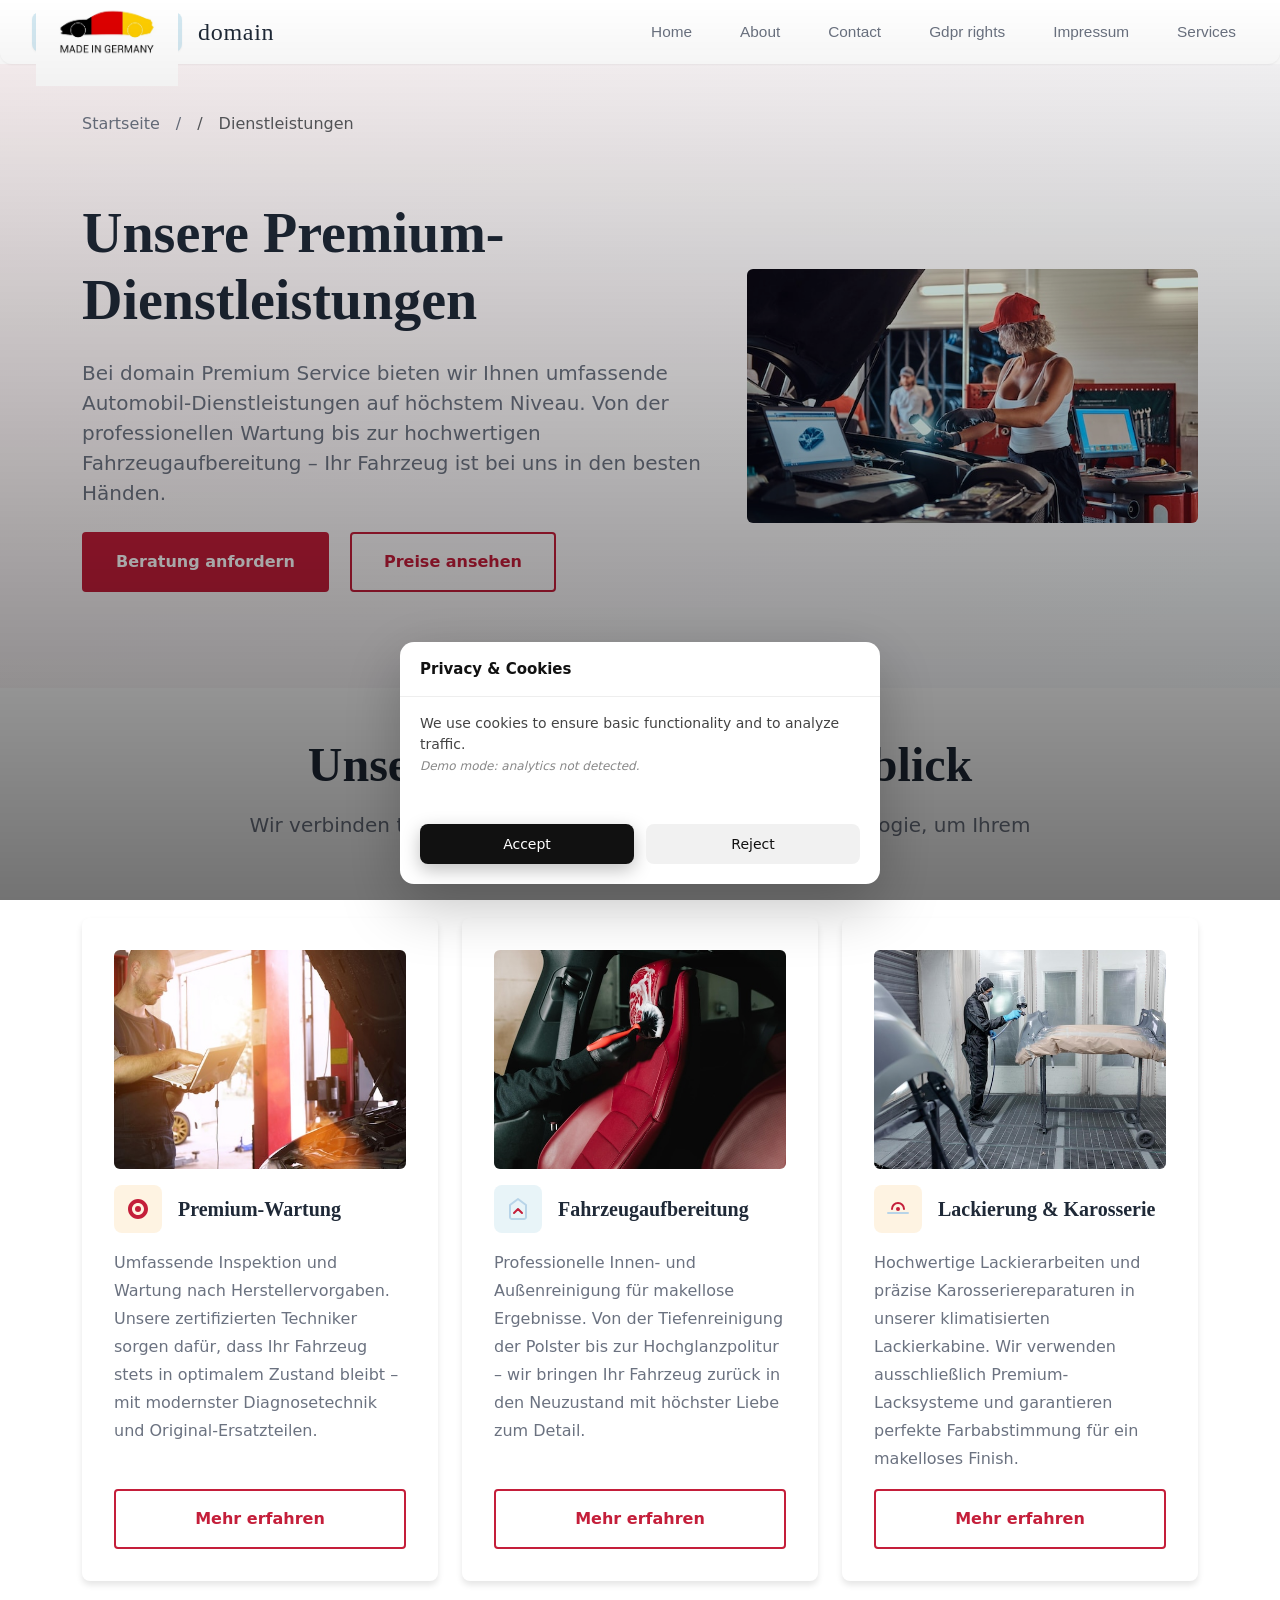
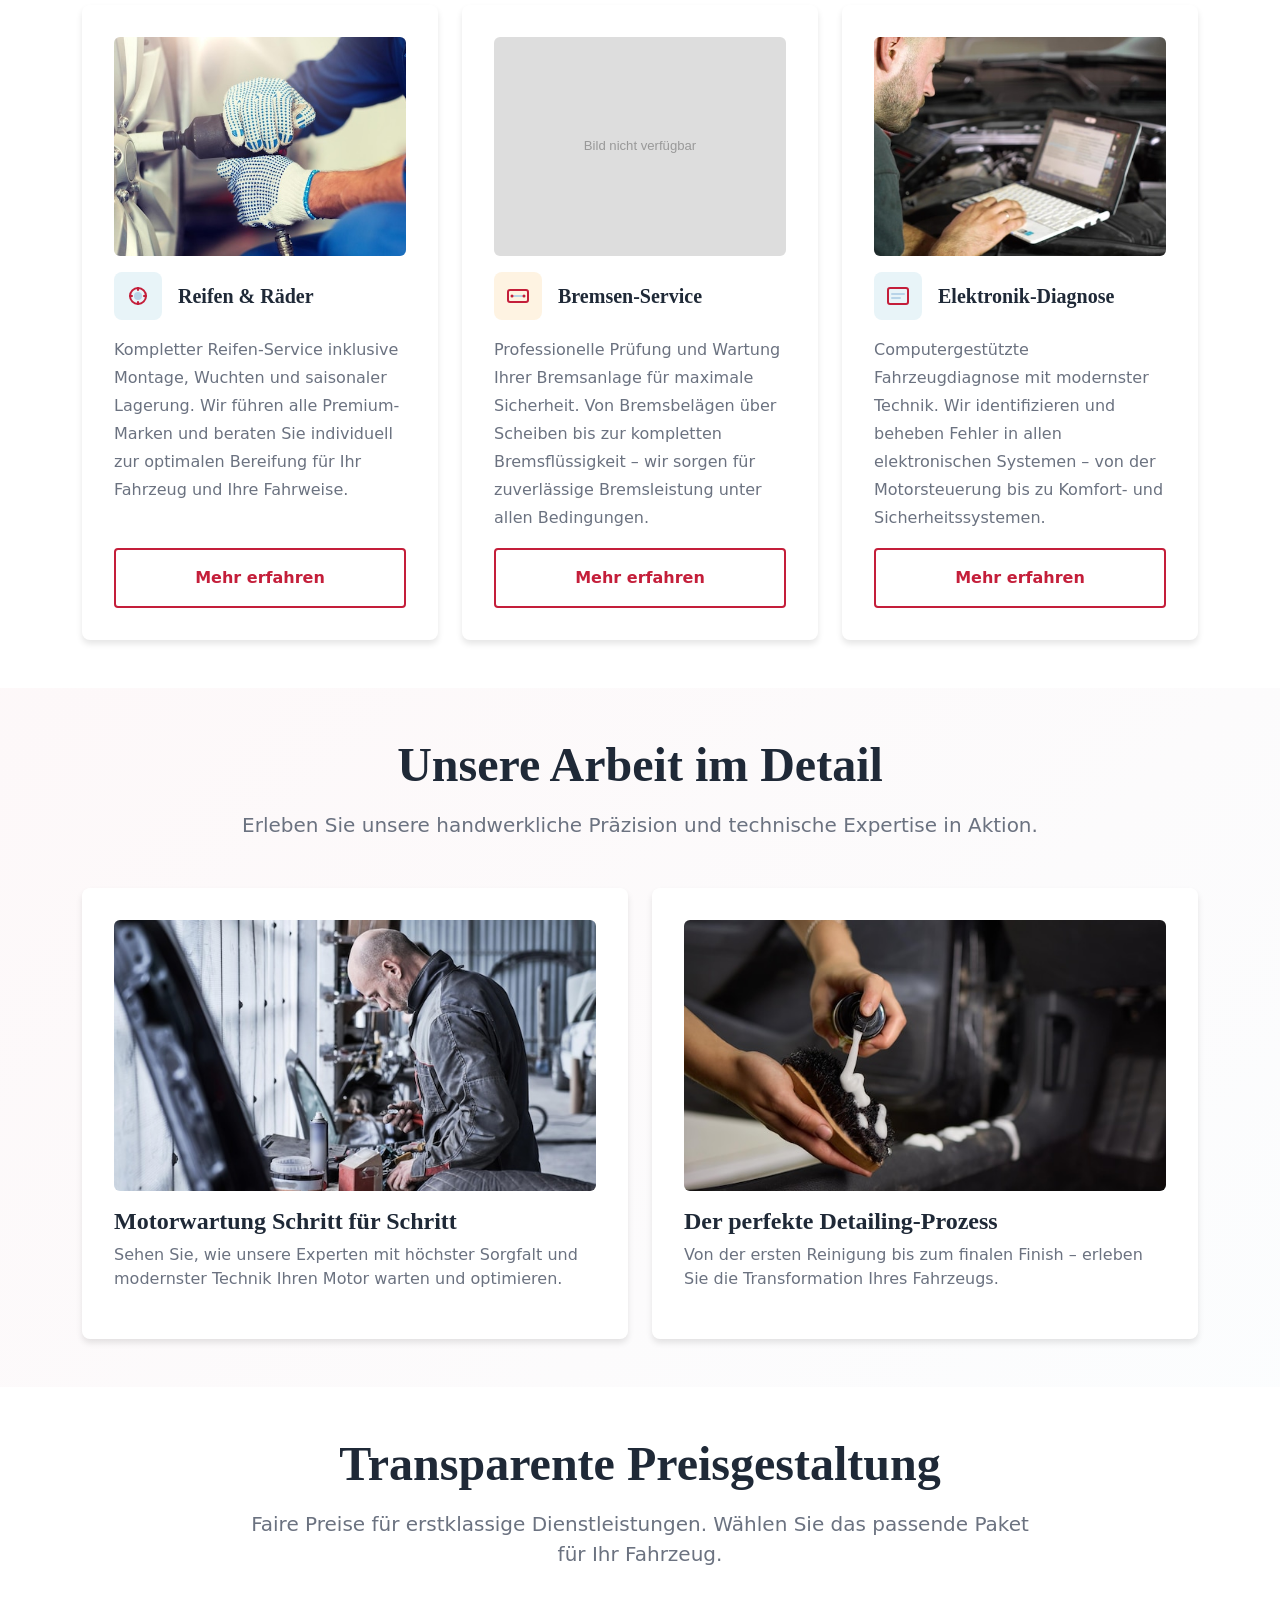
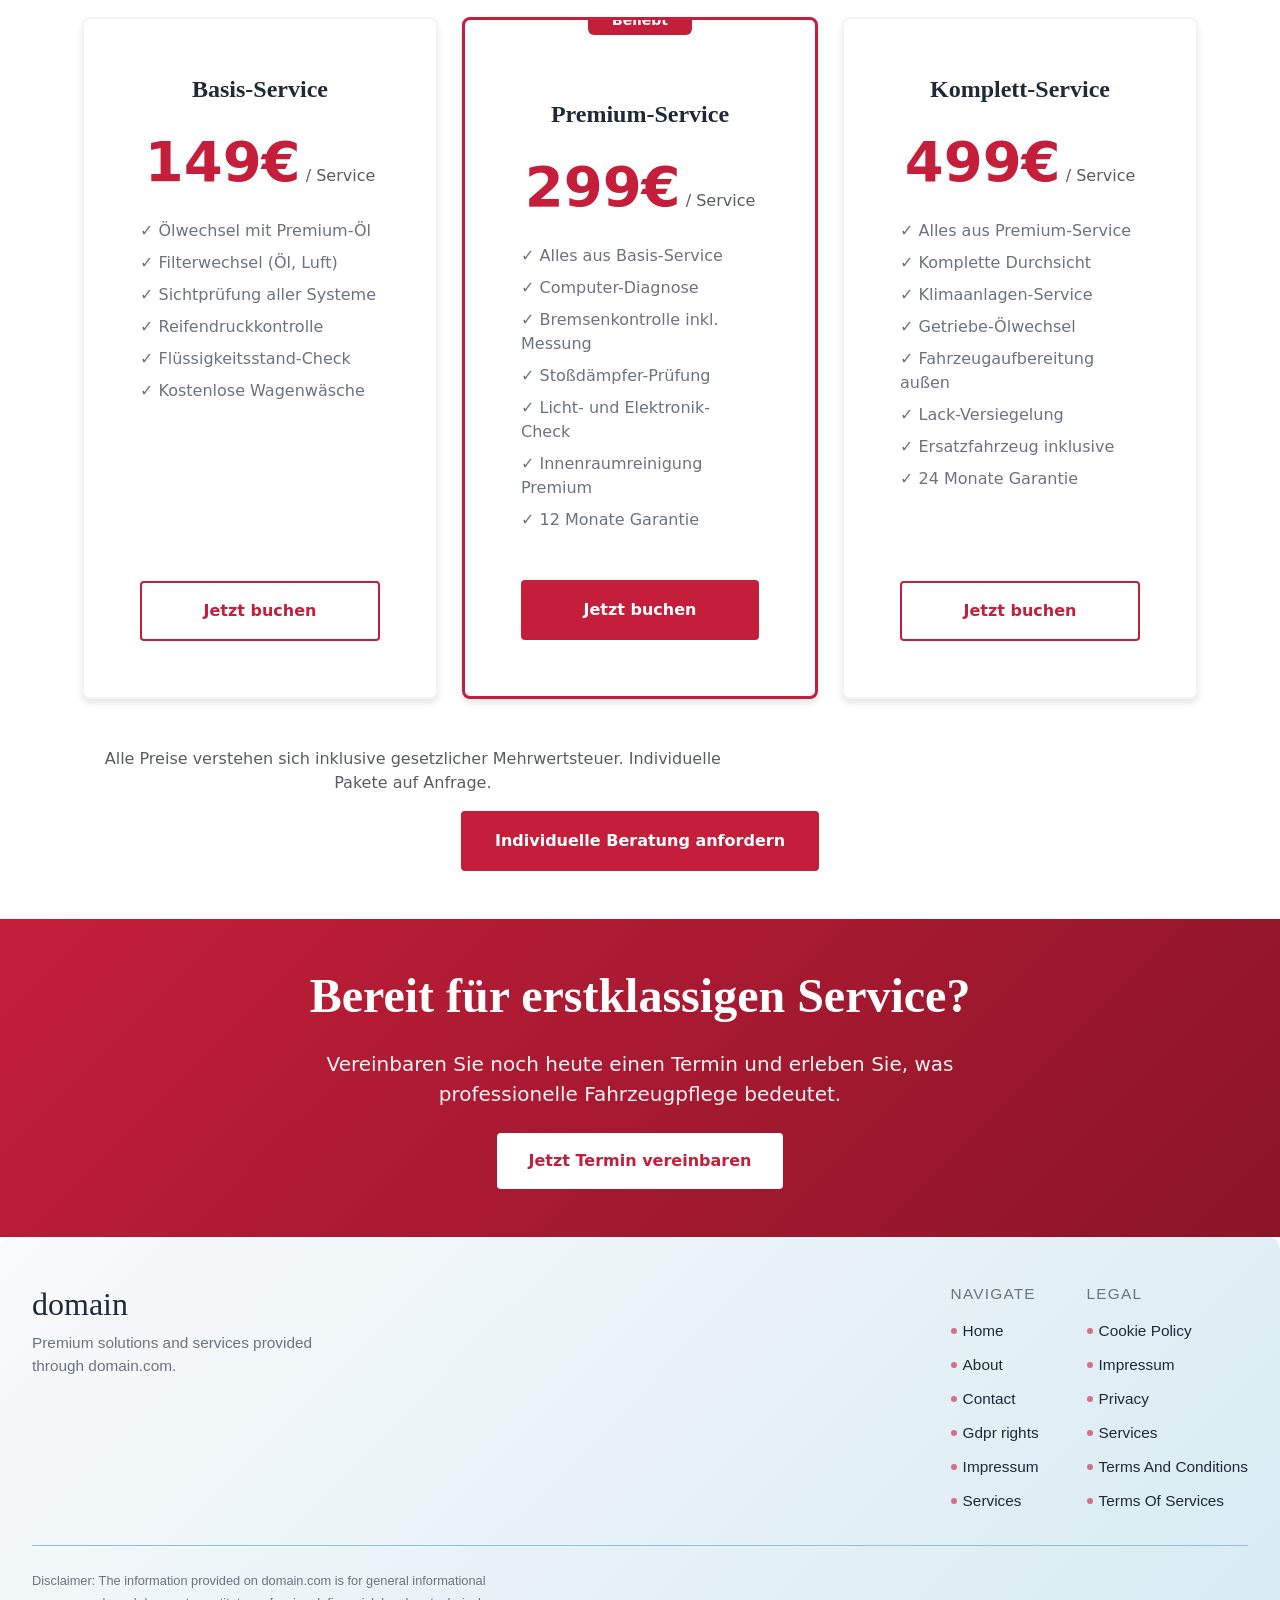
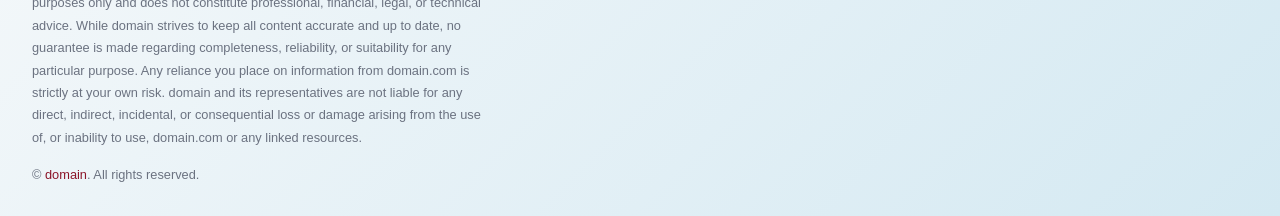
<file: services.html>
<!DOCTYPE html><html lang="de"><head>
<script type="application/ld+json">
{
  "@context": "https://schema.org",
  "@graph": [
    {
      "@type": "WebSite",
      "@id": "https://domain.com/#website",
      "url": "https://domain.com",
      "name": "domain"
    },
    {
      "@type": "Organization",
      "@id": "https://domain.com/#org",
      "name": "domain",
      "url": "https://domain.com"
    },
    {
      "@type": "WebPage",
      "@id": "https://domain.com/services.html",
      "url": "https://domain.com/services.html",
      "name": "domain",
      "isPartOf": {
        "@id": "https://domain.com/#website"
      },
      "inLanguage": "de"
    }
  ]
}
</script>
  <meta charset="UTF-8">
  <meta name="viewport" content="width=device-width, initial-scale=1.0">
  <title>Unsere Dienstleistungen – domain Premium Service</title>
  <meta name="description" content="Entdecken Sie unsere hochwertigen Automobil-Dienstleistungen: Premium-Wartung, professionelle Fahrzeugaufbereitung, Lackierung und Karosseriearbeiten. Ihr Fahrzeug in besten Händen.">
  <meta property="og:title" content="Unsere Dienstleistungen – domain Premium Service">
  <meta property="og:description" content="Professionelle Automobil-Dienstleistungen in Deutschland. Premium-Wartung, Fahrzeugaufbereitung und Karosseriearbeiten auf höchstem Niveau.">
  <meta property="og:type" content="website">
  <meta property="og:url" content="https://domain.com/services.html">
  <link rel="canonical" href="https://domain.com/services.html">
  <link rel="stylesheet" href="style.css">
  <link rel="icon" type="image/png" href="/favicon.png">
  <link rel="apple-touch-icon" href="/apple-touch-icon.png">
   <link rel="stylesheet" href="https://cdn.jsdelivr.net/npm/bootstrap@5.3.3/dist/css/bootstrap.min.css" integrity="sha384-QWTKZyjpPEjISv5WaRU9OFeRpok6YctnYmDr5pNlyT2bRjXh0JMhjY6hW+ALEwIH" crossorigin="anonymous">
  <link rel="stylesheet" href="https://unpkg.com/aos@2.3.4/dist/aos.css">
<link rel="stylesheet" href="./header-footer.css">
</head>
 <body>
  <header class="dr-header" aria-label="Primary navigation">
  <div class="dr-header-inner">
    <div class="dr-header-brand">
      <div class="dr-header-logo-wrap" aria-label="domain logo">
        <img class="dr-header-logo" src="img/etikett-made-in-germany.jpg" alt="AutoElite Deutschland Logo" width="150" height="40" loading="lazy" />
      </div>
      <div class="dr-header-brand-name">domain</div>
    </div>

    <button class="dr-header-burger" type="button" aria-label="Toggle navigation" aria-expanded="false" aria-controls="dr-header-nav-links">
      <span class="dr-header-burger-bar"></span>
      <span class="dr-header-burger-bar"></span>
      <span class="dr-header-burger-bar"></span>
    </button>

    <nav class="dr-nav" aria-label="Main">
      <ul class="dr-nav-list" id="dr-header-nav-links">
        <li class="dr-nav-item"><a class="dr-nav-link" href="./index.html">Home</a></li>
        <li class="dr-nav-item"><a class="dr-nav-link" href="./about.html">About</a></li>
        <li class="dr-nav-item"><a class="dr-nav-link" href="./contact.html">Contact</a></li>
        <li class="dr-nav-item"><a class="dr-nav-link" href="./gdpr-rights.html">Gdpr rights</a></li>
        <li class="dr-nav-item"><a class="dr-nav-link" href="./impressum.html">Impressum</a></li>
        <li class="dr-nav-item"><a class="dr-nav-link" href="./services.html">Services</a></li>
      </ul>
    </nav>
  </div>
</header>
  <main>
   <section class="l-hero py-5" style="background: linear-gradient(135deg, rgba(196, 30, 58, 0.05) 0%, rgba(184, 212, 232, 0.1) 100%);">
    <div class="container">
     <nav aria-label="breadcrumb">
      <ol class="breadcrumb">
       <li class="breadcrumb-item"><a href="/">Startseite</a></li>
       <li class="breadcrumb-item active" aria-current="page">Dienstleistungen</li>
      </ol>
     </nav>
     <div class="row align-items-center py-4 py-md-5">
      <div class="col-lg-7" data-aos="fade-right">
       <h1 class="display-4 fw-bold mb-4" style="font-family: serif; color: #1f2937;">Unsere Premium-Dienstleistungen</h1>
       <p class="lead mb-4" style="color: #6b7280;">Bei domain Premium Service bieten wir Ihnen umfassende Automobil-Dienstleistungen auf höchstem Niveau. Von der professionellen Wartung bis zur hochwertigen Fahrzeugaufbereitung – Ihr Fahrzeug ist bei uns in den besten Händen.</p>
       <a href="/contact.html" class="c-button c-button--primary me-3">Beratung anfordern</a> <a href="#pricing" class="c-button c-button--outline">Preise ansehen</a>
      </div>
      <div class="col-lg-5 mt-4 mt-lg-0" data-aos="fade-left">
       <div class="ratio ratio-16x9">
        <img src="img/17103.jpg" class="img-fluid rounded" style="object-fit: cover;" alt="Professionelle Autowerkstatt, moderne Fahrzeugwartung, technische Expertise" loading="lazy" width="800" height="450">
       </div>
      </div>
     </div>
    </div>
   </section>
   <section id="services" class="py-4 py-md-5">
    <div class="container">
     <div class="text-center mb-5" data-aos="fade-up">
      <h2 class="display-5 fw-bold mb-3" style="font-family: serif; color: #1f2937;">Unsere Leistungen im Überblick</h2>
      <p class="lead" style="color: #6b7280; max-width: 800px; margin: 0 auto;">Wir verbinden traditionelles Handwerk mit modernster Technologie, um Ihrem Fahrzeug die bestmögliche Pflege zu bieten.</p>
     </div>
     <div class="row g-4">
      <div class="col-md-6 col-lg-4" data-aos="fade-up" data-aos-delay="100">
       <div class="c-card h-100 d-flex flex-column">
        <div class="ratio ratio-4x3 mb-3">
         <img src="img/434.jpg" class="img-fluid rounded" style="object-fit: cover;" alt="Fahrzeuginspektion, Motor-Check, professionelle Wartung" loading="lazy" width="600" height="450">
        </div>
        <div class="flex-grow-1">
         <div class="d-flex align-items-center mb-3">
          <div class="ratio ratio-1x1" style="width: 48px; height: 48px; flex-shrink: 0;">
           <svg viewBox="0 0 48 48" fill="none" xmlns="http://www.w3.org/2000/svg">
            <rect width="48" height="48" rx="8" fill="#FEF3E2"></rect> <path d="M24 14C18.477 14 14 18.477 14 24C14 29.523 18.477 34 24 34C29.523 34 34 29.523 34 24C34 18.477 29.523 14 24 14ZM24 30C20.686 30 18 27.314 18 24C18 20.686 20.686 18 24 18C27.314 18 30 20.686 30 24C30 27.314 27.314 30 24 30Z" fill="#C41E3A"></path> <circle cx="24" cy="24" r="3" fill="#C41E3A"></circle>
           </svg>
          </div>
          <h3 class="h5 fw-bold ms-3 mb-0" style="font-family: serif; color: #1f2937;">Premium-Wartung</h3>
         </div>
         <p style="color: #6b7280; line-height: 1.75;">Umfassende Inspektion und Wartung nach Herstellervorgaben. Unsere zertifizierten Techniker sorgen dafür, dass Ihr Fahrzeug stets in optimalem Zustand bleibt – mit modernster Diagnosetechnik und Original-Ersatzteilen.</p>
        </div>
        <a href="/contact.html" class="c-button c-button--outline mt-auto">Mehr erfahren</a>
       </div>
      </div>
      <div class="col-md-6 col-lg-4" data-aos="fade-up" data-aos-delay="200">
       <div class="c-card h-100 d-flex flex-column">
        <div class="ratio ratio-4x3 mb-3">
         <img src="img/16356.jpg" class="img-fluid rounded" style="object-fit: cover;" alt="Fahrzeugaufbereitung, Autoinnenraum-Reinigung, Detailing-Service" loading="lazy" width="600" height="450">
        </div>
        <div class="flex-grow-1">
         <div class="d-flex align-items-center mb-3">
          <div class="ratio ratio-1x1" style="width: 48px; height: 48px; flex-shrink: 0;">
           <svg viewBox="0 0 48 48" fill="none" xmlns="http://www.w3.org/2000/svg">
            <rect width="48" height="48" rx="8" fill="#E8F4F8"></rect> <path d="M16 20L24 14L32 20V32C32 32.5304 31.7893 33.0391 31.4142 33.4142C31.0391 33.7893 30.5304 34 30 34H18C17.4696 34 16.9609 33.7893 16.5858 33.4142C16.2107 33.0391 16 32.5304 16 32V20Z" stroke="#B8D4E8" stroke-width="2" stroke-linecap="round" stroke-linejoin="round"></path> <path d="M20 28L24 24L28 28" stroke="#C41E3A" stroke-width="2" stroke-linecap="round" stroke-linejoin="round"></path>
           </svg>
          </div>
          <h3 class="h5 fw-bold ms-3 mb-0" style="font-family: serif; color: #1f2937;">Fahrzeugaufbereitung</h3>
         </div>
         <p style="color: #6b7280; line-height: 1.75;">Professionelle Innen- und Außenreinigung für makellose Ergebnisse. Von der Tiefenreinigung der Polster bis zur Hochglanzpolitur – wir bringen Ihr Fahrzeug zurück in den Neuzustand mit höchster Liebe zum Detail.</p>
        </div>
        <a href="/contact.html" class="c-button c-button--outline mt-auto">Mehr erfahren</a>
       </div>
      </div>
      <div class="col-md-6 col-lg-4" data-aos="fade-up" data-aos-delay="300">
       <div class="c-card h-100 d-flex flex-column">
        <div class="ratio ratio-4x3 mb-3">
         <img src="img/11760.jpg" class="img-fluid rounded" style="object-fit: cover;" alt="Autolackierung, Karosseriearbeiten, Fahrzeuglackierung" loading="lazy" width="600" height="450">
        </div>
        <div class="flex-grow-1">
         <div class="d-flex align-items-center mb-3">
          <div class="ratio ratio-1x1" style="width: 48px; height: 48px; flex-shrink: 0;">
           <svg viewBox="0 0 48 48" fill="none" xmlns="http://www.w3.org/2000/svg">
            <rect width="48" height="48" rx="8" fill="#FEF3E2"></rect> <path d="M18 24C18 20.686 20.686 18 24 18C27.314 18 30 20.686 30 24" stroke="#C41E3A" stroke-width="2" stroke-linecap="round"></path> <path d="M14 28H34" stroke="#B8D4E8" stroke-width="2" stroke-linecap="round"></path> <circle cx="24" cy="24" r="2" fill="#C41E3A"></circle>
           </svg>
          </div>
          <h3 class="h5 fw-bold ms-3 mb-0" style="font-family: serif; color: #1f2937;">Lackierung &amp; Karosserie</h3>
         </div>
         <p style="color: #6b7280; line-height: 1.75;">Hochwertige Lackierarbeiten und präzise Karosseriereparaturen in unserer klimatisierten Lackierkabine. Wir verwenden ausschließlich Premium-Lacksysteme und garantieren perfekte Farbabstimmung für ein makelloses Finish.</p>
        </div>
        <a href="/contact.html" class="c-button c-button--outline mt-auto">Mehr erfahren</a>
       </div>
      </div>
      <div class="col-md-6 col-lg-4" data-aos="fade-up" data-aos-delay="100">
       <div class="c-card h-100 d-flex flex-column">
        <div class="ratio ratio-4x3 mb-3">
         <img src="img/216591.jpg" class="img-fluid rounded" style="object-fit: cover;" alt="Reifenwechsel, Felgenmontage, Räderwartung" loading="lazy" width="600" height="450">
        </div>
        <div class="flex-grow-1">
         <div class="d-flex align-items-center mb-3">
          <div class="ratio ratio-1x1" style="width: 48px; height: 48px; flex-shrink: 0;">
           <svg viewBox="0 0 48 48" fill="none" xmlns="http://www.w3.org/2000/svg">
            <rect width="48" height="48" rx="8" fill="#E8F4F8"></rect> <circle cx="24" cy="24" r="8" stroke="#C41E3A" stroke-width="2"></circle> <circle cx="24" cy="24" r="4" fill="#B8D4E8"></circle> <path d="M24 16V18M24 30V32M16 24H18M30 24H32" stroke="#C41E3A" stroke-width="2" stroke-linecap="round"></path>
           </svg>
          </div>
          <h3 class="h5 fw-bold ms-3 mb-0" style="font-family: serif; color: #1f2937;">Reifen &amp; Räder</h3>
         </div>
         <p style="color: #6b7280; line-height: 1.75;">Kompletter Reifen-Service inklusive Montage, Wuchten und saisonaler Lagerung. Wir führen alle Premium-Marken und beraten Sie individuell zur optimalen Bereifung für Ihr Fahrzeug und Ihre Fahrweise.</p>
        </div>
        <a href="/contact.html" class="c-button c-button--outline mt-auto">Mehr erfahren</a>
       </div>
      </div>
      <div class="col-md-6 col-lg-4" data-aos="fade-up" data-aos-delay="200">
       <div class="c-card h-100 d-flex flex-column">
        <div class="ratio ratio-4x3 mb-3">
         <img src="https://images.unsplash.com/photo-1625519898848-f35f67b0b3fa?w=600&amp;q=80" class="img-fluid rounded" style="object-fit: cover;" alt="Bremsenservice, Bremsscheiben-Wechsel, Fahrzeugsicherheit" loading="lazy" width="600" height="450">
        </div>
        <div class="flex-grow-1">
         <div class="d-flex align-items-center mb-3">
          <div class="ratio ratio-1x1" style="width: 48px; height: 48px; flex-shrink: 0;">
           <svg viewBox="0 0 48 48" fill="none" xmlns="http://www.w3.org/2000/svg">
            <rect width="48" height="48" rx="8" fill="#FEF3E2"></rect> <rect x="14" y="18" width="20" height="12" rx="2" stroke="#C41E3A" stroke-width="2"></rect> <path d="M19 24H29" stroke="#B8D4E8" stroke-width="2" stroke-linecap="round"></path> <circle cx="18" cy="24" r="1.5" fill="#C41E3A"></circle> <circle cx="30" cy="24" r="1.5" fill="#C41E3A"></circle>
           </svg>
          </div>
          <h3 class="h5 fw-bold ms-3 mb-0" style="font-family: serif; color: #1f2937;">Bremsen-Service</h3>
         </div>
         <p style="color: #6b7280; line-height: 1.75;">Professionelle Prüfung und Wartung Ihrer Bremsanlage für maximale Sicherheit. Von Bremsbelägen über Scheiben bis zur kompletten Bremsflüssigkeit – wir sorgen für zuverlässige Bremsleistung unter allen Bedingungen.</p>
        </div>
        <a href="/contact.html" class="c-button c-button--outline mt-auto">Mehr erfahren</a>
       </div>
      </div>
      <div class="col-md-6 col-lg-4" data-aos="fade-up" data-aos-delay="300">
       <div class="c-card h-100 d-flex flex-column">
        <div class="ratio ratio-4x3 mb-3">
         <img src="img/436.jpg" class="img-fluid rounded" style="object-fit: cover;" alt="Fahrzeugdiagnose, elektronische Systeme, Computer-Check" loading="lazy" width="600" height="450">
        </div>
        <div class="flex-grow-1">
         <div class="d-flex align-items-center mb-3">
          <div class="ratio ratio-1x1" style="width: 48px; height: 48px; flex-shrink: 0;">
           <svg viewBox="0 0 48 48" fill="none" xmlns="http://www.w3.org/2000/svg">
            <rect width="48" height="48" rx="8" fill="#E8F4F8"></rect> <rect x="14" y="16" width="20" height="16" rx="2" stroke="#C41E3A" stroke-width="2"></rect> <path d="M18 22H30M18 26H26" stroke="#B8D4E8" stroke-width="2" stroke-linecap="round"></path>
           </svg>
          </div>
          <h3 class="h5 fw-bold ms-3 mb-0" style="font-family: serif; color: #1f2937;">Elektronik-Diagnose</h3>
         </div>
         <p style="color: #6b7280; line-height: 1.75;">Computergestützte Fahrzeugdiagnose mit modernster Technik. Wir identifizieren und beheben Fehler in allen elektronischen Systemen – von der Motorsteuerung bis zu Komfort- und Sicherheitssystemen.</p>
        </div>
        <a href="/contact.html" class="c-button c-button--outline mt-auto">Mehr erfahren</a>
       </div>
      </div>
     </div>
    </div>
   </section>
   <section id="service-videos" class="py-4 py-md-5" style="background: linear-gradient(135deg, rgba(196, 30, 58, 0.03) 0%, rgba(184, 212, 232, 0.05) 100%);">
    <div class="container">
     <div class="text-center mb-5" data-aos="fade-up">
      <h2 class="display-5 fw-bold mb-3" style="font-family: serif; color: #1f2937;">Unsere Arbeit im Detail</h2>
      <p class="lead" style="color: #6b7280; max-width: 800px; margin: 0 auto;">Erleben Sie unsere handwerkliche Präzision und technische Expertise in Aktion.</p>
     </div>
     <div class="row g-4">
      <div class="col-lg-6" data-aos="fade-up" data-aos-delay="100">
       <div class="c-card">
        <div class="ratio ratio-16x9 mb-3">
         <img src="img/12987.jpg" class="img-fluid rounded" style="object-fit: cover;" alt="Professionelle Motorwartung, technische Präzision, Werkstattarbeit" loading="lazy" width="800" height="450">
        </div>
        <h3 class="h4 fw-bold mb-2" style="font-family: serif; color: #1f2937;">Motorwartung Schritt für Schritt</h3>
        <p style="color: #6b7280;">Sehen Sie, wie unsere Experten mit höchster Sorgfalt und modernster Technik Ihren Motor warten und optimieren.</p>
       </div>
      </div>
      <div class="col-lg-6" data-aos="fade-up" data-aos-delay="200">
       <div class="c-card">
        <div class="ratio ratio-16x9 mb-3">
         <img src="img/56295.jpg" class="img-fluid rounded" style="object-fit: cover;" alt="Fahrzeugaufbereitung, Detailing-Prozess, Fahrzeugpflege" loading="lazy" width="800" height="450">
        </div>
        <h3 class="h4 fw-bold mb-2" style="font-family: serif; color: #1f2937;">Der perfekte Detailing-Prozess</h3>
        <p style="color: #6b7280;">Von der ersten Reinigung bis zum finalen Finish – erleben Sie die Transformation Ihres Fahrzeugs.</p>
       </div>
      </div>
     </div>
    </div>
   </section>
   <section id="pricing" class="py-4 py-md-5">
    <div class="container">
     <div class="text-center mb-5" data-aos="fade-up">
      <h2 class="display-5 fw-bold mb-3" style="font-family: serif; color: #1f2937;">Transparente Preisgestaltung</h2>
      <p class="lead" style="color: #6b7280; max-width: 800px; margin: 0 auto;">Faire Preise für erstklassige Dienstleistungen. Wählen Sie das passende Paket für Ihr Fahrzeug.</p>
     </div>
     <div class="row g-4">
      <div class="col-lg-4" data-aos="fade-up" data-aos-delay="100">
       <div class="c-card h-100 d-flex flex-column text-center" style="border: 2px solid #f3f4f6;">
        <div class="p-4">
         <h3 class="h4 fw-bold mb-2" style="font-family: serif; color: #1f2937;">Basis-Service</h3>
         <div class="my-4">
          <span class="display-4 fw-bold" style="color: #C41E3A;">149€</span> <span class="text-muted">/ Service</span>
         </div>
         <ul class="list-unstyled text-start mb-4" style="color: #6b7280;">
          <li class="mb-2">✓ Ölwechsel mit Premium-Öl</li>
          <li class="mb-2">✓ Filterwechsel (Öl, Luft)</li>
          <li class="mb-2">✓ Sichtprüfung aller Systeme</li>
          <li class="mb-2">✓ Reifendruckkontrolle</li>
          <li class="mb-2">✓ Flüssigkeitsstand-Check</li>
          <li class="mb-2">✓ Kostenlose Wagenwäsche</li>
         </ul>
        </div>
        <div class="mt-auto p-4 pt-0">
         <a href="/contact.html" class="c-button c-button--outline w-100">Jetzt buchen</a>
        </div>
       </div>
      </div>
      <div class="col-lg-4" data-aos="fade-up" data-aos-delay="200">
       <div class="c-card h-100 d-flex flex-column text-center" style="border: 3px solid #C41E3A; position: relative;">
        <div class="position-absolute top-0 start-50 translate-middle">
         <span class="badge" style="background: #C41E3A; padding: 0.5rem 1.5rem; font-size: 0.875rem;">Beliebt</span>
        </div>
        <div class="p-4 pt-5">
         <h3 class="h4 fw-bold mb-2" style="font-family: serif; color: #1f2937;">Premium-Service</h3>
         <div class="my-4">
          <span class="display-4 fw-bold" style="color: #C41E3A;">299€</span> <span class="text-muted">/ Service</span>
         </div>
         <ul class="list-unstyled text-start mb-4" style="color: #6b7280;">
          <li class="mb-2">✓ Alles aus Basis-Service</li>
          <li class="mb-2">✓ Computer-Diagnose</li>
          <li class="mb-2">✓ Bremsenkontrolle inkl. Messung</li>
          <li class="mb-2">✓ Stoßdämpfer-Prüfung</li>
          <li class="mb-2">✓ Licht- und Elektronik-Check</li>
          <li class="mb-2">✓ Innenraumreinigung Premium</li>
          <li class="mb-2">✓ 12 Monate Garantie</li>
         </ul>
        </div>
        <div class="mt-auto p-4 pt-0">
         <a href="/contact.html" class="c-button c-button--primary w-100">Jetzt buchen</a>
        </div>
       </div>
      </div>
      <div class="col-lg-4" data-aos="fade-up" data-aos-delay="300">
       <div class="c-card h-100 d-flex flex-column text-center" style="border: 2px solid #f3f4f6;">
        <div class="p-4">
         <h3 class="h4 fw-bold mb-2" style="font-family: serif; color: #1f2937;">Komplett-Service</h3>
         <div class="my-4">
          <span class="display-4 fw-bold" style="color: #C41E3A;">499€</span> <span class="text-muted">/ Service</span>
         </div>
         <ul class="list-unstyled text-start mb-4" style="color: #6b7280;">
          <li class="mb-2">✓ Alles aus Premium-Service</li>
          <li class="mb-2">✓ Komplette Durchsicht</li>
          <li class="mb-2">✓ Klimaanlagen-Service</li>
          <li class="mb-2">✓ Getriebe-Ölwechsel</li>
          <li class="mb-2">✓ Fahrzeugaufbereitung außen</li>
          <li class="mb-2">✓ Lack-Versiegelung</li>
          <li class="mb-2">✓ Ersatzfahrzeug inklusive</li>
          <li class="mb-2">✓ 24 Monate Garantie</li>
         </ul>
        </div>
        <div class="mt-auto p-4 pt-0">
         <a href="/contact.html" class="c-button c-button--outline w-100">Jetzt buchen</a>
        </div>
       </div>
      </div>
     </div>
     <div class="text-center mt-5" data-aos="fade-up">
      <p class="text-muted mb-3">Alle Preise verstehen sich inklusive gesetzlicher Mehrwertsteuer. Individuelle Pakete auf Anfrage.</p>
      <a href="/contact.html" class="c-button c-button--primary">Individuelle Beratung anfordern</a>
     </div>
    </div>
   </section>
   <section class="py-4 py-md-5" style="background: linear-gradient(135deg, #C41E3A 0%, #8B1528 100%); color: white;">
    <div class="container text-center" data-aos="fade-up">
     <h2 class="display-5 fw-bold mb-4" style="font-family: serif;">Bereit für erstklassigen Service?</h2>
     <p class="lead mb-4" style="max-width: 700px; margin: 0 auto; opacity: 0.95;">Vereinbaren Sie noch heute einen Termin und erleben Sie, was professionelle Fahrzeugpflege bedeutet.</p>
     <a href="/contact.html" class="c-button" style="background: white; color: #C41E3A; border: none; padding: 1rem 2rem; font-weight: 600;">Jetzt Termin vereinbaren</a>
    </div>
   </section>
  </main>
  <footer class="dr-footer" aria-label="Footer">
  <div class="dr-footer-inner">
    <div class="dr-footer-main">
      <div class="dr-footer-brand-block">
        <div class="dr-footer-brand-name">domain</div>
        <p class="dr-footer-tagline">Premium solutions and services provided through domain.com.</p>
      </div>

      <div class="dr-footer-nav-legal-wrap">
        <nav class="dr-footer-nav" aria-label="Footer main navigation">
          <h2 class="dr-footer-heading">Navigate</h2>
          <ul class="dr-footer-nav-list">
            <li class="dr-footer-nav-item"><a class="dr-footer-nav-link" href="./index.html">Home</a></li>
            <li class="dr-footer-nav-item"><a class="dr-footer-nav-link" href="./about.html">About</a></li>
            <li class="dr-footer-nav-item"><a class="dr-footer-nav-link" href="./contact.html">Contact</a></li>
            <li class="dr-footer-nav-item"><a class="dr-footer-nav-link" href="./gdpr-rights.html">Gdpr rights</a></li>
            <li class="dr-footer-nav-item"><a class="dr-footer-nav-link" href="./impressum.html">Impressum</a></li>
            <li class="dr-footer-nav-item"><a class="dr-footer-nav-link" href="./services.html">Services</a></li>
          </ul>
        </nav>

        <div class="dr-footer-legal-block" aria-label="Legal">
          <h2 class="dr-footer-heading">Legal</h2>
          <ul class="dr-footer-legal-list">
            <li class="dr-footer-legal-item"><a class="dr-footer-legal-link" href="./cookie_policy.html">Cookie Policy</a></li>
            <li class="dr-footer-legal-item"><a class="dr-footer-legal-link" href="./impressum.html">Impressum</a></li>
            <li class="dr-footer-legal-item"><a class="dr-footer-legal-link" href="./privacy.html">Privacy</a></li>
            <li class="dr-footer-legal-item"><a class="dr-footer-legal-link" href="./services.html">Services</a></li>
            <li class="dr-footer-legal-item"><a class="dr-footer-legal-link" href="./terms_and_conditions.html">Terms And Conditions</a></li>
            <li class="dr-footer-legal-item"><a class="dr-footer-legal-link" href="./terms_of_services.html">Terms Of Services</a></li>
          </ul>
        </div>
      </div>
    </div>

    <div class="dr-footer-bottom">
      <p class="dr-footer-disclaimer">
        Disclaimer: The information provided on domain.com is for general informational purposes only and does not constitute professional, financial, legal, or technical advice. While domain strives to keep all content accurate and up to date, no guarantee is made regarding completeness, reliability, or suitability for any particular purpose. Any reliance you place on information from domain.com is strictly at your own risk. domain and its representatives are not liable for any direct, indirect, incidental, or consequential loss or damage arising from the use of, or inability to use, domain.com or any linked resources.
      </p>
      <p class="dr-footer-copy">© <span class="dr-footer-copy-name">domain</span>. All rights reserved.</p>
    </div>
  </div>
</footer>
  <script src="script.js" defer=""></script>
 
  <script src="https://unpkg.com/aos@2.3.4/dist/aos.js"></script>
  <script>
if (typeof AOS !== "undefined" && !window.__AOS_INITIALIZED__) {
  AOS.init({ once: true, duration: 700, easing: "ease-out-cubic" });
  window.__AOS_INITIALIZED__ = true;
}
</script>
<script src="./header-footer.js"></script>
<script src="./consent.js"></script>
</body></html>
</file>
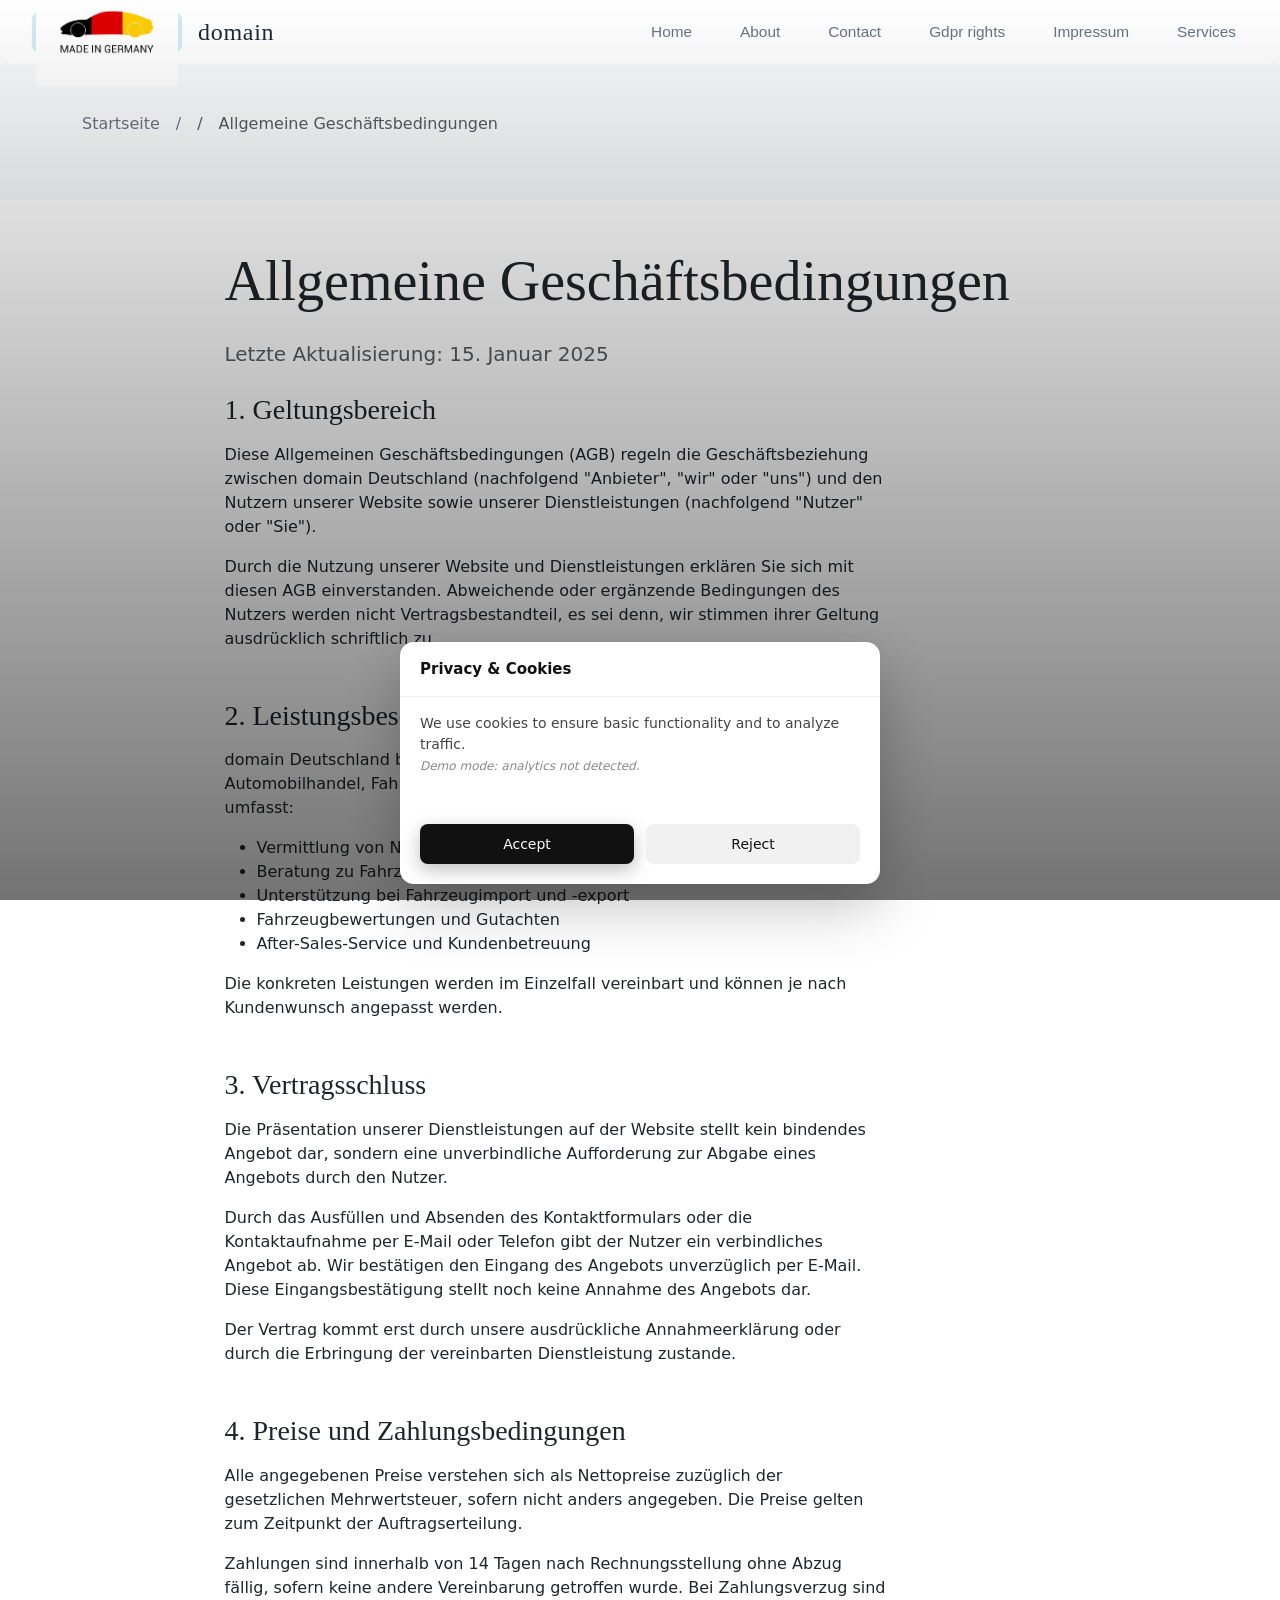
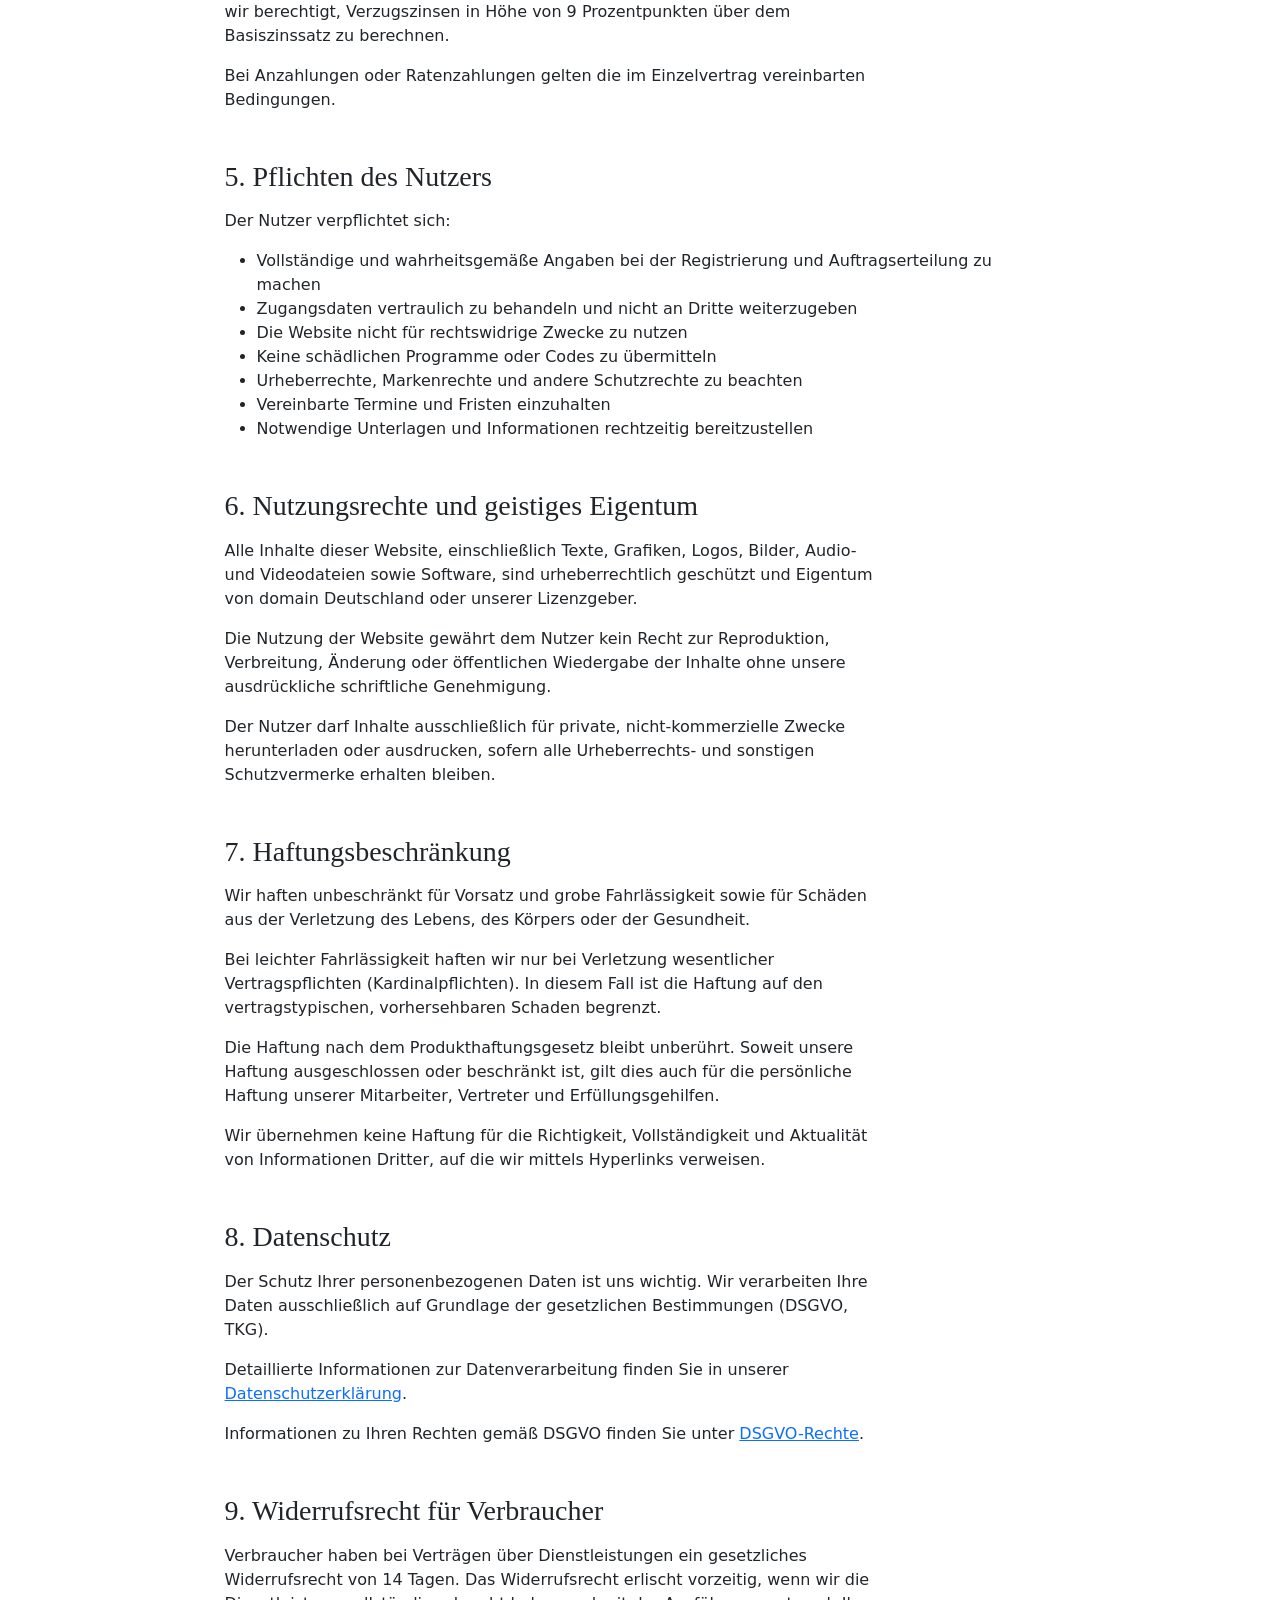
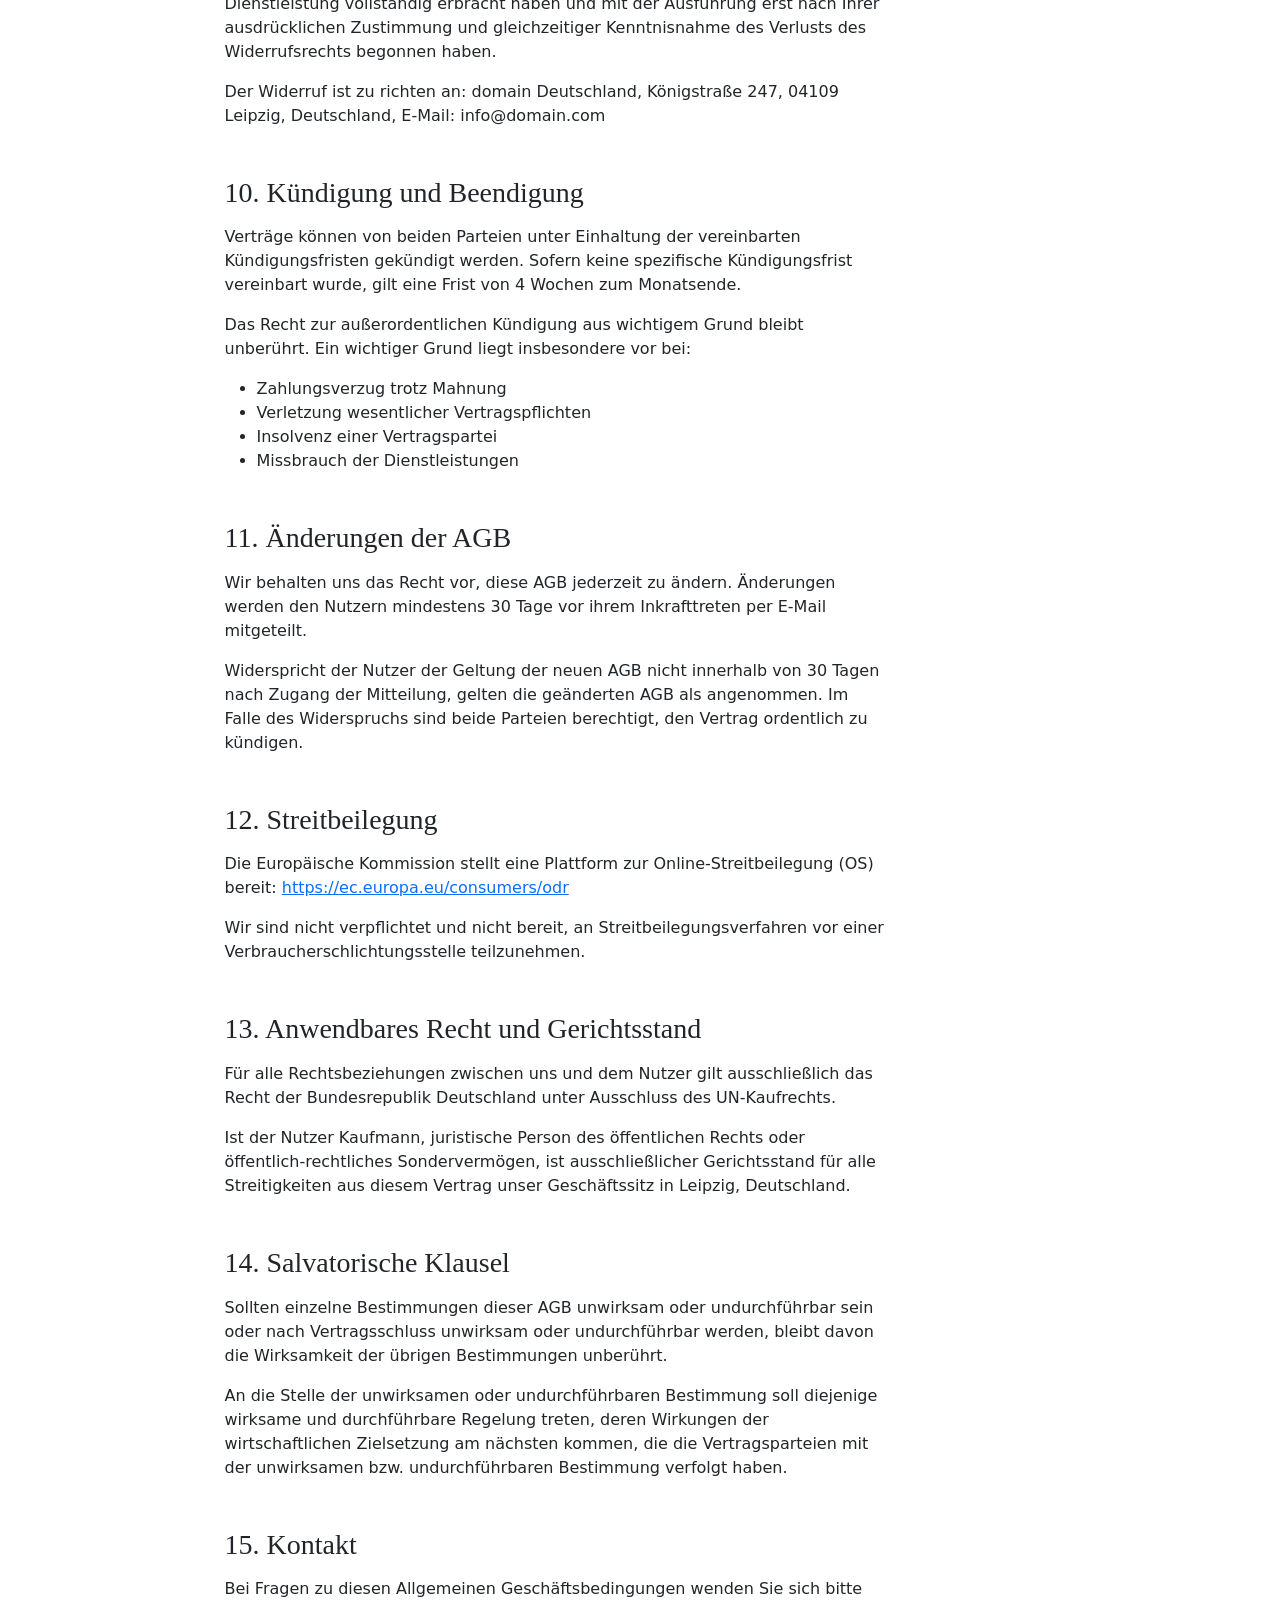
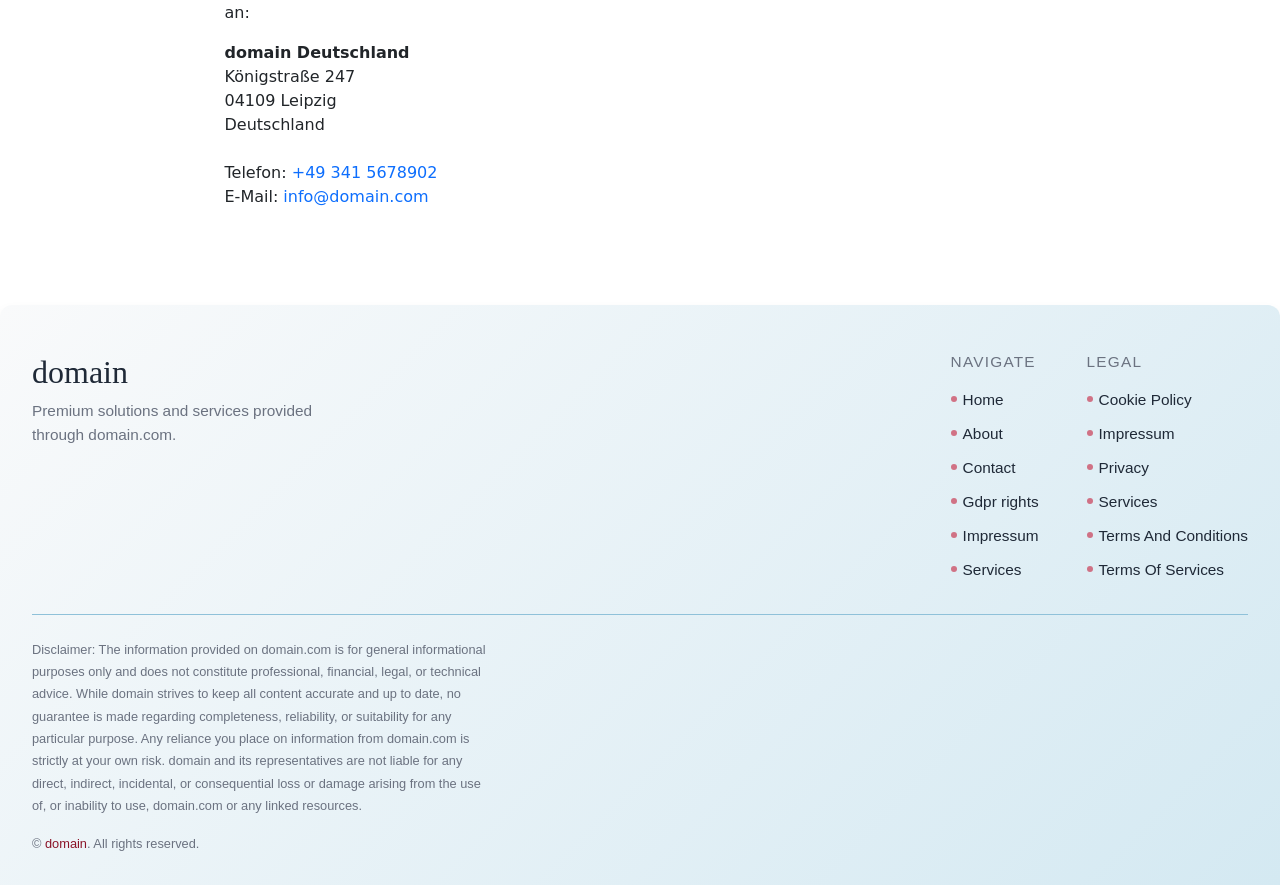
<file: terms_and_conditions.html>
<!DOCTYPE html><html lang="de"><head>
<script type="application/ld+json">
{
  "@context": "https://schema.org",
  "@graph": [
    {
      "@type": "WebSite",
      "@id": "https://domain.com/#website",
      "url": "https://domain.com",
      "name": "domain"
    },
    {
      "@type": "Organization",
      "@id": "https://domain.com/#org",
      "name": "domain",
      "url": "https://domain.com"
    },
    {
      "@type": "WebPage",
      "@id": "https://domain.com/terms_and_conditions.html",
      "url": "https://domain.com/terms_and_conditions.html",
      "name": "domain",
      "isPartOf": {
        "@id": "https://domain.com/#website"
      },
      "inLanguage": "de"
    }
  ]
}
</script>
  <meta charset="UTF-8">
  <meta name="viewport" content="width=device-width, initial-scale=1.0">
  <meta name="description" content="Allgemeine Geschäftsbedingungen von domain Deutschland - Rechtliche Hinweise, Nutzungsbedingungen und Haftungsausschlüsse für unsere Dienstleistungen.">
  <meta name="robots" content="index, follow">
  <meta property="og:title" content="Allgemeine Geschäftsbedingungen - domain Deutschland">
  <meta property="og:description" content="Lesen Sie die Allgemeinen Geschäftsbedingungen von domain Deutschland. Informationen zu Nutzungsrechten, Haftung und rechtlichen Vereinbarungen.">
  <meta property="og:type" content="website">
  <meta property="og:url" content="https://domain.com/terms_and_conditions.html">
  <link rel="canonical" href="https://domain.com/terms_and_conditions.html">
  <title>Allgemeine Geschäftsbedingungen - domain Deutschland</title>
  <link rel="stylesheet" href="style.css">
  <link rel="icon" type="image/png" href="/favicon.png">
  <link rel="apple-touch-icon" href="/apple-touch-icon.png">
   <link rel="stylesheet" href="https://cdn.jsdelivr.net/npm/bootstrap@5.3.3/dist/css/bootstrap.min.css" integrity="sha384-QWTKZyjpPEjISv5WaRU9OFeRpok6YctnYmDr5pNlyT2bRjXh0JMhjY6hW+ALEwIH" crossorigin="anonymous">
  <link rel="stylesheet" href="https://unpkg.com/aos@2.3.4/dist/aos.css">
<link rel="stylesheet" href="./header-footer.css">
</head>
 <body>
  <header class="dr-header" aria-label="Primary navigation">
  <div class="dr-header-inner">
    <div class="dr-header-brand">
      <div class="dr-header-logo-wrap" aria-label="domain logo">
        <img class="dr-header-logo" src="img/etikett-made-in-germany.jpg" alt="AutoElite Deutschland Logo" width="150" height="40" loading="lazy" />
      </div>
      <div class="dr-header-brand-name">domain</div>
    </div>

    <button class="dr-header-burger" type="button" aria-label="Toggle navigation" aria-expanded="false" aria-controls="dr-header-nav-links">
      <span class="dr-header-burger-bar"></span>
      <span class="dr-header-burger-bar"></span>
      <span class="dr-header-burger-bar"></span>
    </button>

    <nav class="dr-nav" aria-label="Main">
      <ul class="dr-nav-list" id="dr-header-nav-links">
        <li class="dr-nav-item"><a class="dr-nav-link" href="./index.html">Home</a></li>
        <li class="dr-nav-item"><a class="dr-nav-link" href="./about.html">About</a></li>
        <li class="dr-nav-item"><a class="dr-nav-link" href="./contact.html">Contact</a></li>
        <li class="dr-nav-item"><a class="dr-nav-link" href="./gdpr-rights.html">Gdpr rights</a></li>
        <li class="dr-nav-item"><a class="dr-nav-link" href="./impressum.html">Impressum</a></li>
        <li class="dr-nav-item"><a class="dr-nav-link" href="./services.html">Services</a></li>
      </ul>
    </nav>
  </div>
</header>
  <main>
   <section class="py-4 py-md-5 bg-light">
    <div class="container">
     <nav aria-label="breadcrumb">
      <ol class="breadcrumb">
       <li class="breadcrumb-item"><a href="/">Startseite</a></li>
       <li class="breadcrumb-item active" aria-current="page">Allgemeine Geschäftsbedingungen</li>
      </ol>
     </nav>
    </div>
   </section>
   <section class="py-4 py-md-5">
    <div class="container">
     <div class="row justify-content-center">
      <div class="col-12 col-lg-10 col-xl-9">
       <h1 class="display-4 mb-4" data-aos="fade-up">Allgemeine Geschäftsbedingungen</h1>
       <p class="lead text-muted mb-4" data-aos="fade-up" data-aos-delay="100">Letzte Aktualisierung: 15. Januar 2025</p>
       <div class="terms-content">
        <section class="mb-5" data-aos="fade-up" data-aos-delay="200">
         <h2 class="h3 mb-3">1. Geltungsbereich</h2>
         <p>Diese Allgemeinen Geschäftsbedingungen (AGB) regeln die Geschäftsbeziehung zwischen domain Deutschland (nachfolgend "Anbieter", "wir" oder "uns") und den Nutzern unserer Website sowie unserer Dienstleistungen (nachfolgend "Nutzer" oder "Sie").</p>
         <p>Durch die Nutzung unserer Website und Dienstleistungen erklären Sie sich mit diesen AGB einverstanden. Abweichende oder ergänzende Bedingungen des Nutzers werden nicht Vertragsbestandteil, es sei denn, wir stimmen ihrer Geltung ausdrücklich schriftlich zu.</p>
        </section>
        <section class="mb-5" data-aos="fade-up" data-aos-delay="250">
         <h2 class="h3 mb-3">2. Leistungsbeschreibung</h2>
         <p>domain Deutschland bietet professionelle Dienstleistungen im Bereich Automobilhandel, Fahrzeugvermittlung und Beratung an. Unser Leistungsumfang umfasst:</p>
         <ul class="list-styled">
          <li>Vermittlung von Neu- und Gebrauchtfahrzeugen</li>
          <li>Beratung zu Fahrzeugfinanzierung und Versicherungen</li>
          <li>Unterstützung bei Fahrzeugimport und -export</li>
          <li>Fahrzeugbewertungen und Gutachten</li>
          <li>After-Sales-Service und Kundenbetreuung</li>
         </ul>
         <p>Die konkreten Leistungen werden im Einzelfall vereinbart und können je nach Kundenwunsch angepasst werden.</p>
        </section>
        <section class="mb-5" data-aos="fade-up" data-aos-delay="300">
         <h2 class="h3 mb-3">3. Vertragsschluss</h2>
         <p>Die Präsentation unserer Dienstleistungen auf der Website stellt kein bindendes Angebot dar, sondern eine unverbindliche Aufforderung zur Abgabe eines Angebots durch den Nutzer.</p>
         <p>Durch das Ausfüllen und Absenden des Kontaktformulars oder die Kontaktaufnahme per E-Mail oder Telefon gibt der Nutzer ein verbindliches Angebot ab. Wir bestätigen den Eingang des Angebots unverzüglich per E-Mail. Diese Eingangsbestätigung stellt noch keine Annahme des Angebots dar.</p>
         <p>Der Vertrag kommt erst durch unsere ausdrückliche Annahmeerklärung oder durch die Erbringung der vereinbarten Dienstleistung zustande.</p>
        </section>
        <section class="mb-5" data-aos="fade-up" data-aos-delay="350">
         <h2 class="h3 mb-3">4. Preise und Zahlungsbedingungen</h2>
         <p>Alle angegebenen Preise verstehen sich als Nettopreise zuzüglich der gesetzlichen Mehrwertsteuer, sofern nicht anders angegeben. Die Preise gelten zum Zeitpunkt der Auftragserteilung.</p>
         <p>Zahlungen sind innerhalb von 14 Tagen nach Rechnungsstellung ohne Abzug fällig, sofern keine andere Vereinbarung getroffen wurde. Bei Zahlungsverzug sind wir berechtigt, Verzugszinsen in Höhe von 9 Prozentpunkten über dem Basiszinssatz zu berechnen.</p>
         <p>Bei Anzahlungen oder Ratenzahlungen gelten die im Einzelvertrag vereinbarten Bedingungen.</p>
        </section>
        <section class="mb-5" data-aos="fade-up" data-aos-delay="400">
         <h2 class="h3 mb-3">5. Pflichten des Nutzers</h2>
         <p>Der Nutzer verpflichtet sich:</p>
         <ul class="list-styled">
          <li>Vollständige und wahrheitsgemäße Angaben bei der Registrierung und Auftragserteilung zu machen</li>
          <li>Zugangsdaten vertraulich zu behandeln und nicht an Dritte weiterzugeben</li>
          <li>Die Website nicht für rechtswidrige Zwecke zu nutzen</li>
          <li>Keine schädlichen Programme oder Codes zu übermitteln</li>
          <li>Urheberrechte, Markenrechte und andere Schutzrechte zu beachten</li>
          <li>Vereinbarte Termine und Fristen einzuhalten</li>
          <li>Notwendige Unterlagen und Informationen rechtzeitig bereitzustellen</li>
         </ul>
        </section>
        <section class="mb-5" data-aos="fade-up" data-aos-delay="450">
         <h2 class="h3 mb-3">6. Nutzungsrechte und geistiges Eigentum</h2>
         <p>Alle Inhalte dieser Website, einschließlich Texte, Grafiken, Logos, Bilder, Audio- und Videodateien sowie Software, sind urheberrechtlich geschützt und Eigentum von domain Deutschland oder unserer Lizenzgeber.</p>
         <p>Die Nutzung der Website gewährt dem Nutzer kein Recht zur Reproduktion, Verbreitung, Änderung oder öffentlichen Wiedergabe der Inhalte ohne unsere ausdrückliche schriftliche Genehmigung.</p>
         <p>Der Nutzer darf Inhalte ausschließlich für private, nicht-kommerzielle Zwecke herunterladen oder ausdrucken, sofern alle Urheberrechts- und sonstigen Schutzvermerke erhalten bleiben.</p>
        </section>
        <section class="mb-5" data-aos="fade-up" data-aos-delay="500">
         <h2 class="h3 mb-3">7. Haftungsbeschränkung</h2>
         <p>Wir haften unbeschränkt für Vorsatz und grobe Fahrlässigkeit sowie für Schäden aus der Verletzung des Lebens, des Körpers oder der Gesundheit.</p>
         <p>Bei leichter Fahrlässigkeit haften wir nur bei Verletzung wesentlicher Vertragspflichten (Kardinalpflichten). In diesem Fall ist die Haftung auf den vertragstypischen, vorhersehbaren Schaden begrenzt.</p>
         <p>Die Haftung nach dem Produkthaftungsgesetz bleibt unberührt. Soweit unsere Haftung ausgeschlossen oder beschränkt ist, gilt dies auch für die persönliche Haftung unserer Mitarbeiter, Vertreter und Erfüllungsgehilfen.</p>
         <p>Wir übernehmen keine Haftung für die Richtigkeit, Vollständigkeit und Aktualität von Informationen Dritter, auf die wir mittels Hyperlinks verweisen.</p>
        </section>
        <section class="mb-5" data-aos="fade-up" data-aos-delay="550">
         <h2 class="h3 mb-3">8. Datenschutz</h2>
         <p>Der Schutz Ihrer personenbezogenen Daten ist uns wichtig. Wir verarbeiten Ihre Daten ausschließlich auf Grundlage der gesetzlichen Bestimmungen (DSGVO, TKG).</p>
         <p>Detaillierte Informationen zur Datenverarbeitung finden Sie in unserer <a href="privacy.html" class="text-decoration-underline">Datenschutzerklärung</a>.</p>
         <p>Informationen zu Ihren Rechten gemäß DSGVO finden Sie unter <a href="gdpr-rights.html" class="text-decoration-underline">DSGVO-Rechte</a>.</p>
        </section>
        <section class="mb-5" data-aos="fade-up" data-aos-delay="600">
         <h2 class="h3 mb-3">9. Widerrufsrecht für Verbraucher</h2>
         <p>Verbraucher haben bei Verträgen über Dienstleistungen ein gesetzliches Widerrufsrecht von 14 Tagen. Das Widerrufsrecht erlischt vorzeitig, wenn wir die Dienstleistung vollständig erbracht haben und mit der Ausführung erst nach Ihrer ausdrücklichen Zustimmung und gleichzeitiger Kenntnisnahme des Verlusts des Widerrufsrechts begonnen haben.</p>
         <p>Der Widerruf ist zu richten an: domain Deutschland, Königstraße 247, 04109 Leipzig, Deutschland, E-Mail: info@domain.com</p>
        </section>
        <section class="mb-5" data-aos="fade-up" data-aos-delay="650">
         <h2 class="h3 mb-3">10. Kündigung und Beendigung</h2>
         <p>Verträge können von beiden Parteien unter Einhaltung der vereinbarten Kündigungsfristen gekündigt werden. Sofern keine spezifische Kündigungsfrist vereinbart wurde, gilt eine Frist von 4 Wochen zum Monatsende.</p>
         <p>Das Recht zur außerordentlichen Kündigung aus wichtigem Grund bleibt unberührt. Ein wichtiger Grund liegt insbesondere vor bei:</p>
         <ul class="list-styled">
          <li>Zahlungsverzug trotz Mahnung</li>
          <li>Verletzung wesentlicher Vertragspflichten</li>
          <li>Insolvenz einer Vertragspartei</li>
          <li>Missbrauch der Dienstleistungen</li>
         </ul>
        </section>
        <section class="mb-5" data-aos="fade-up" data-aos-delay="700">
         <h2 class="h3 mb-3">11. Änderungen der AGB</h2>
         <p>Wir behalten uns das Recht vor, diese AGB jederzeit zu ändern. Änderungen werden den Nutzern mindestens 30 Tage vor ihrem Inkrafttreten per E-Mail mitgeteilt.</p>
         <p>Widerspricht der Nutzer der Geltung der neuen AGB nicht innerhalb von 30 Tagen nach Zugang der Mitteilung, gelten die geänderten AGB als angenommen. Im Falle des Widerspruchs sind beide Parteien berechtigt, den Vertrag ordentlich zu kündigen.</p>
        </section>
        <section class="mb-5" data-aos="fade-up" data-aos-delay="750">
         <h2 class="h3 mb-3">12. Streitbeilegung</h2>
         <p>Die Europäische Kommission stellt eine Plattform zur Online-Streitbeilegung (OS) bereit: <a href="https://ec.europa.eu/consumers/odr" target="_blank" rel="noopener noreferrer" class="text-decoration-underline">https://ec.europa.eu/consumers/odr</a></p>
         <p>Wir sind nicht verpflichtet und nicht bereit, an Streitbeilegungsverfahren vor einer Verbraucherschlichtungsstelle teilzunehmen.</p>
        </section>
        <section class="mb-5" data-aos="fade-up" data-aos-delay="800">
         <h2 class="h3 mb-3">13. Anwendbares Recht und Gerichtsstand</h2>
         <p>Für alle Rechtsbeziehungen zwischen uns und dem Nutzer gilt ausschließlich das Recht der Bundesrepublik Deutschland unter Ausschluss des UN-Kaufrechts.</p>
         <p>Ist der Nutzer Kaufmann, juristische Person des öffentlichen Rechts oder öffentlich-rechtliches Sondervermögen, ist ausschließlicher Gerichtsstand für alle Streitigkeiten aus diesem Vertrag unser Geschäftssitz in Leipzig, Deutschland.</p>
        </section>
        <section class="mb-5" data-aos="fade-up" data-aos-delay="850">
         <h2 class="h3 mb-3">14. Salvatorische Klausel</h2>
         <p>Sollten einzelne Bestimmungen dieser AGB unwirksam oder undurchführbar sein oder nach Vertragsschluss unwirksam oder undurchführbar werden, bleibt davon die Wirksamkeit der übrigen Bestimmungen unberührt.</p>
         <p>An die Stelle der unwirksamen oder undurchführbaren Bestimmung soll diejenige wirksame und durchführbare Regelung treten, deren Wirkungen der wirtschaftlichen Zielsetzung am nächsten kommen, die die Vertragsparteien mit der unwirksamen bzw. undurchführbaren Bestimmung verfolgt haben.</p>
        </section>
        <section class="mb-5" data-aos="fade-up" data-aos-delay="900">
         <h2 class="h3 mb-3">15. Kontakt</h2>
         <p>Bei Fragen zu diesen Allgemeinen Geschäftsbedingungen wenden Sie sich bitte an:</p>
         <address class="mt-3"><strong>domain Deutschland</strong>
          <br>
          Königstraße 247
          <br>
          04109 Leipzig
          <br>
          Deutschland
          <br>
          <br>
          Telefon: <a href="tel:+493415678902" class="text-decoration-none">+49 341 5678902</a>
          <br>
          E-Mail: <a href="mailto:info@domain.com" class="text-decoration-none">info@domain.com</a></address>
        </section>
       </div>
      </div>
     </div>
    </div>
   </section>
  </main>
  <footer class="dr-footer" aria-label="Footer">
  <div class="dr-footer-inner">
    <div class="dr-footer-main">
      <div class="dr-footer-brand-block">
        <div class="dr-footer-brand-name">domain</div>
        <p class="dr-footer-tagline">Premium solutions and services provided through domain.com.</p>
      </div>

      <div class="dr-footer-nav-legal-wrap">
        <nav class="dr-footer-nav" aria-label="Footer main navigation">
          <h2 class="dr-footer-heading">Navigate</h2>
          <ul class="dr-footer-nav-list">
            <li class="dr-footer-nav-item"><a class="dr-footer-nav-link" href="./index.html">Home</a></li>
            <li class="dr-footer-nav-item"><a class="dr-footer-nav-link" href="./about.html">About</a></li>
            <li class="dr-footer-nav-item"><a class="dr-footer-nav-link" href="./contact.html">Contact</a></li>
            <li class="dr-footer-nav-item"><a class="dr-footer-nav-link" href="./gdpr-rights.html">Gdpr rights</a></li>
            <li class="dr-footer-nav-item"><a class="dr-footer-nav-link" href="./impressum.html">Impressum</a></li>
            <li class="dr-footer-nav-item"><a class="dr-footer-nav-link" href="./services.html">Services</a></li>
          </ul>
        </nav>

        <div class="dr-footer-legal-block" aria-label="Legal">
          <h2 class="dr-footer-heading">Legal</h2>
          <ul class="dr-footer-legal-list">
            <li class="dr-footer-legal-item"><a class="dr-footer-legal-link" href="./cookie_policy.html">Cookie Policy</a></li>
            <li class="dr-footer-legal-item"><a class="dr-footer-legal-link" href="./impressum.html">Impressum</a></li>
            <li class="dr-footer-legal-item"><a class="dr-footer-legal-link" href="./privacy.html">Privacy</a></li>
            <li class="dr-footer-legal-item"><a class="dr-footer-legal-link" href="./services.html">Services</a></li>
            <li class="dr-footer-legal-item"><a class="dr-footer-legal-link" href="./terms_and_conditions.html">Terms And Conditions</a></li>
            <li class="dr-footer-legal-item"><a class="dr-footer-legal-link" href="./terms_of_services.html">Terms Of Services</a></li>
          </ul>
        </div>
      </div>
    </div>

    <div class="dr-footer-bottom">
      <p class="dr-footer-disclaimer">
        Disclaimer: The information provided on domain.com is for general informational purposes only and does not constitute professional, financial, legal, or technical advice. While domain strives to keep all content accurate and up to date, no guarantee is made regarding completeness, reliability, or suitability for any particular purpose. Any reliance you place on information from domain.com is strictly at your own risk. domain and its representatives are not liable for any direct, indirect, incidental, or consequential loss or damage arising from the use of, or inability to use, domain.com or any linked resources.
      </p>
      <p class="dr-footer-copy">© <span class="dr-footer-copy-name">domain</span>. All rights reserved.</p>
    </div>
  </div>
</footer>
  <script src="script.js" defer=""></script>
 
  <script src="https://unpkg.com/aos@2.3.4/dist/aos.js"></script>
  <script>
if (typeof AOS !== "undefined" && !window.__AOS_INITIALIZED__) {
  AOS.init({ once: true, duration: 700, easing: "ease-out-cubic" });
  window.__AOS_INITIALIZED__ = true;
}
</script>
<script src="./header-footer.js"></script>
<script src="./consent.js"></script>
</body></html>
</file>
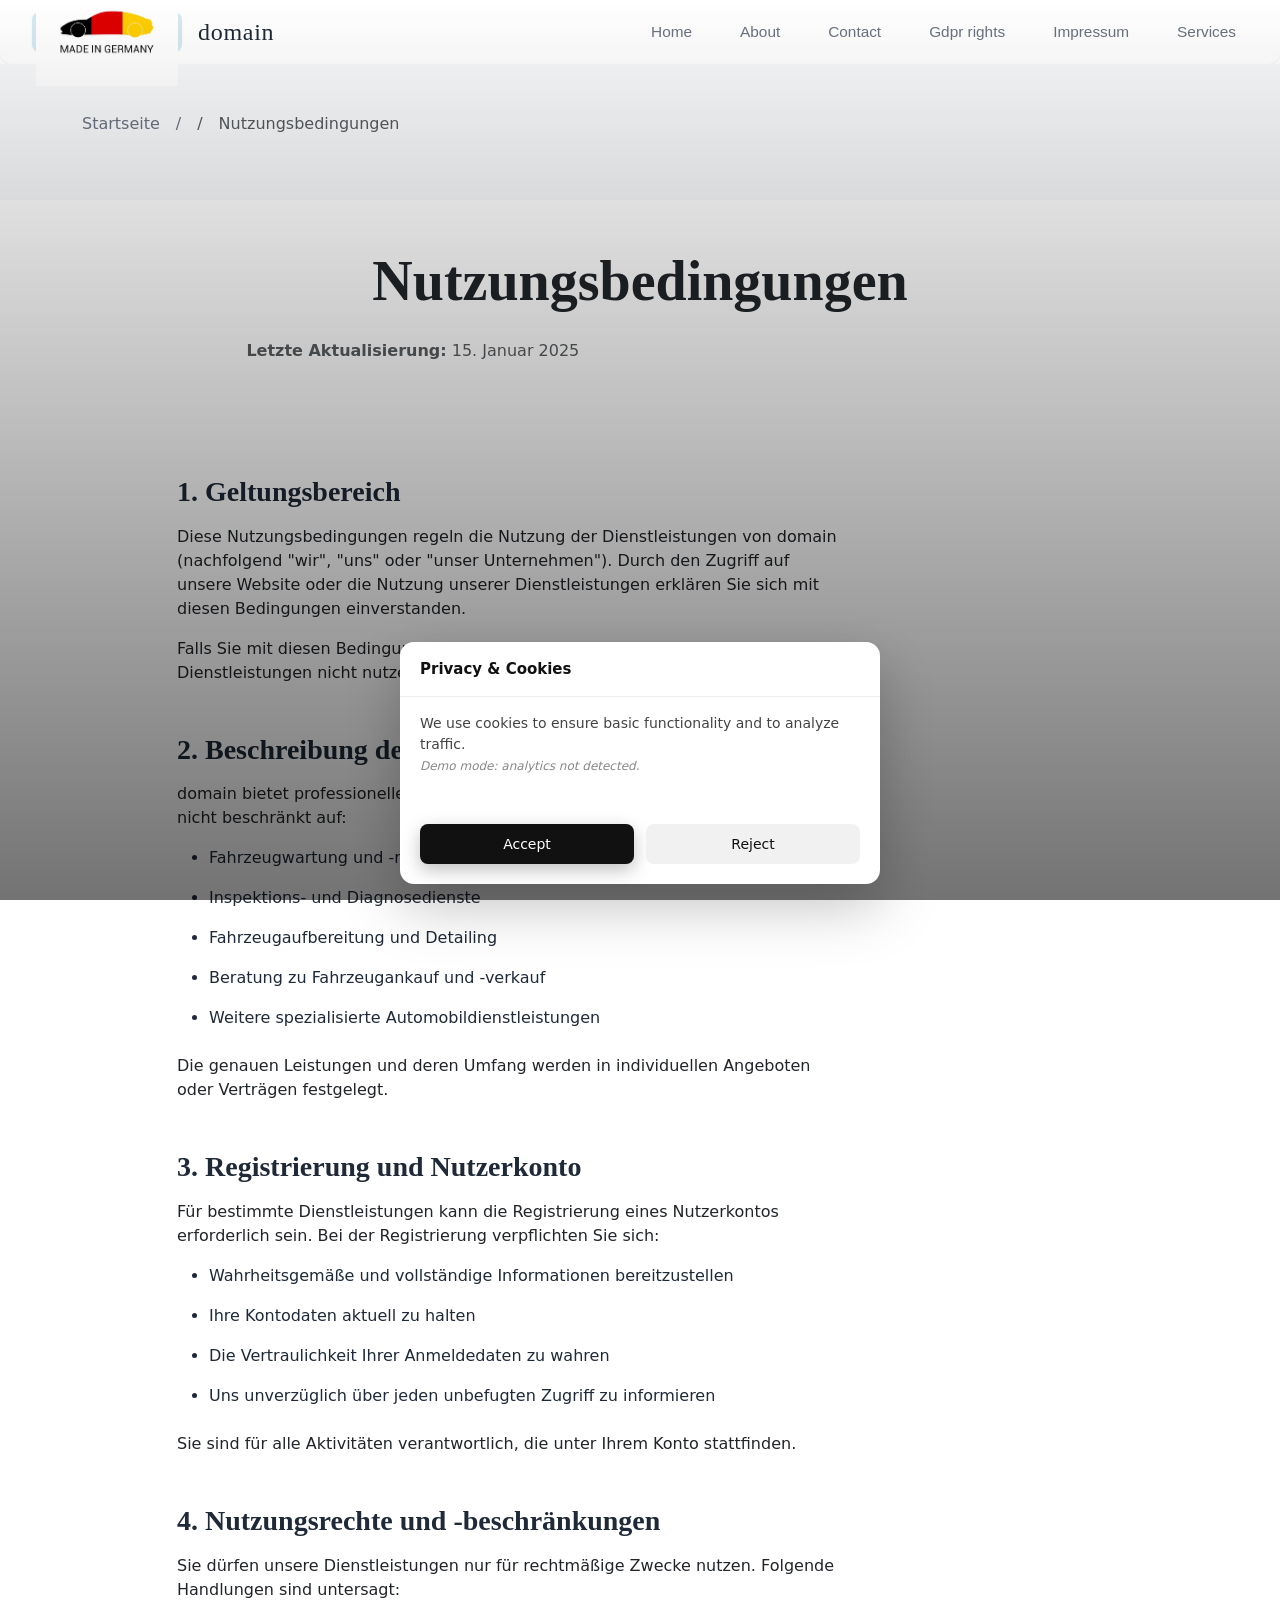
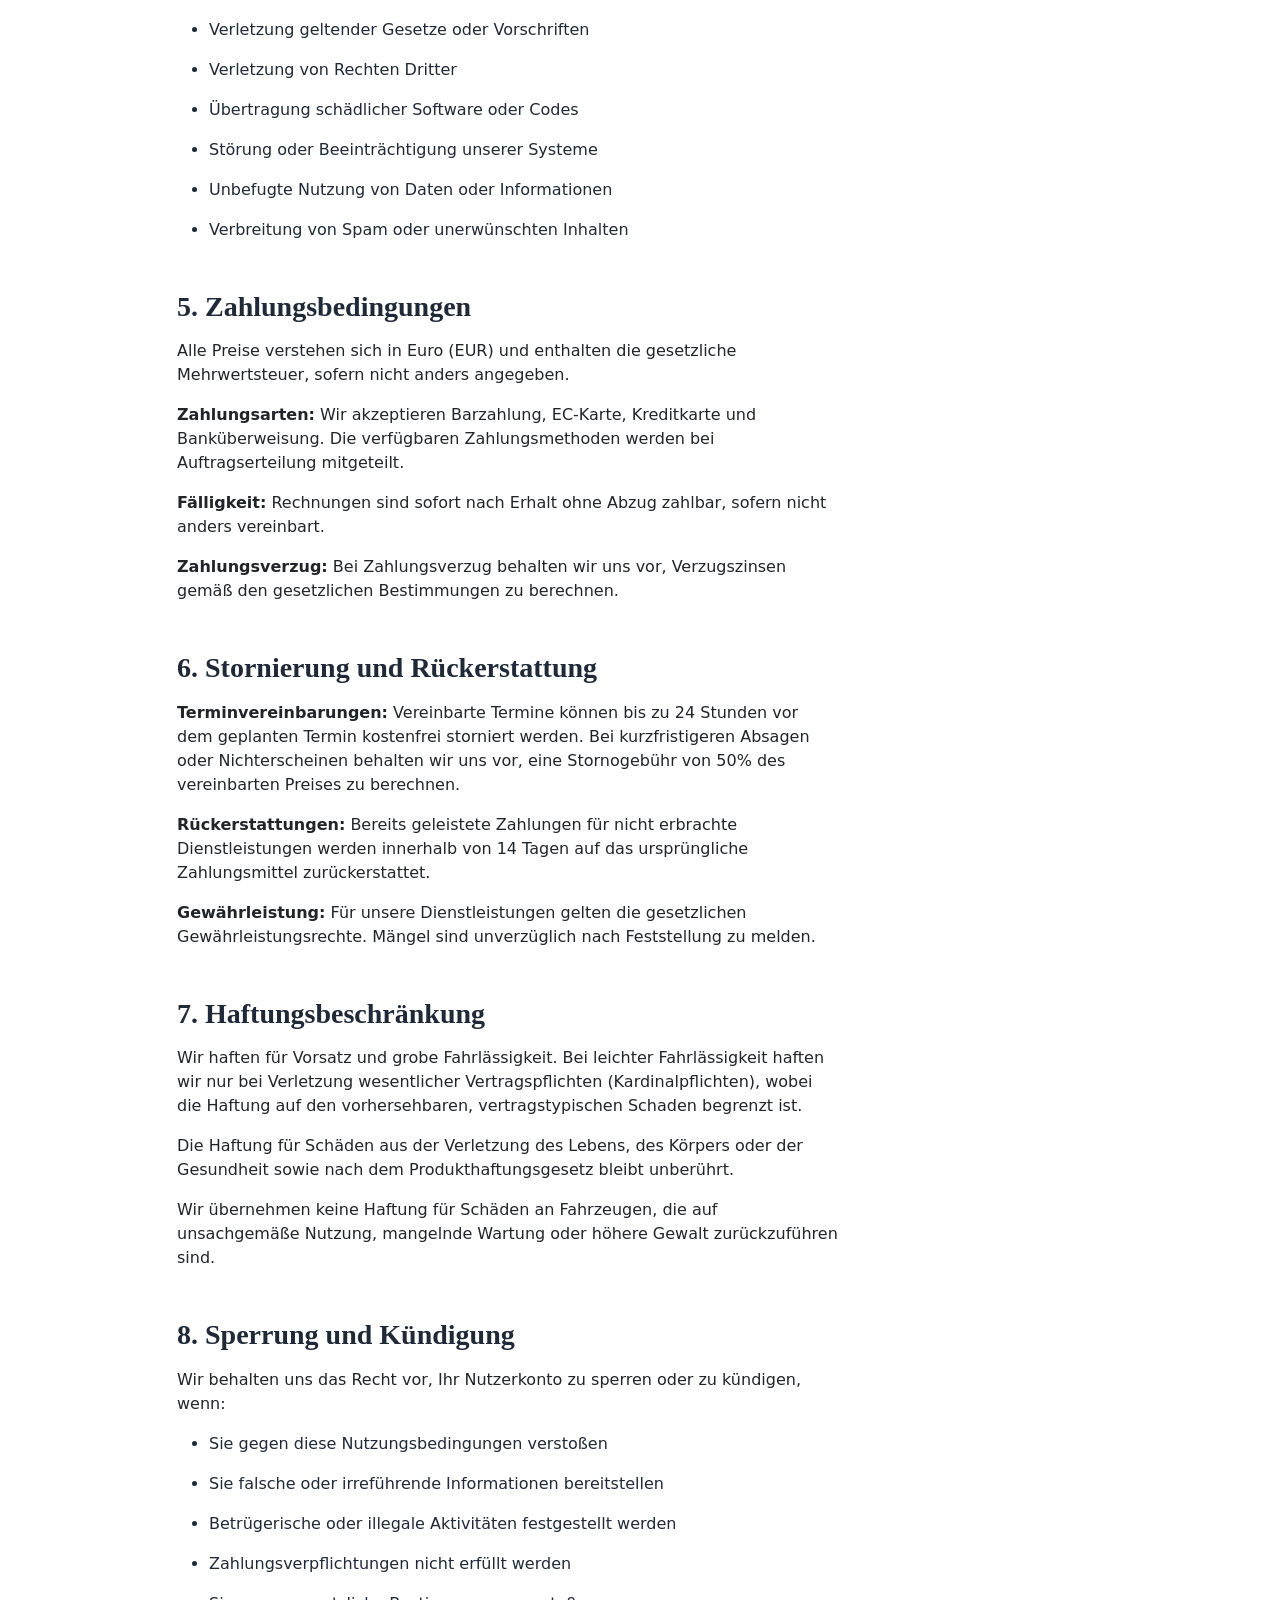
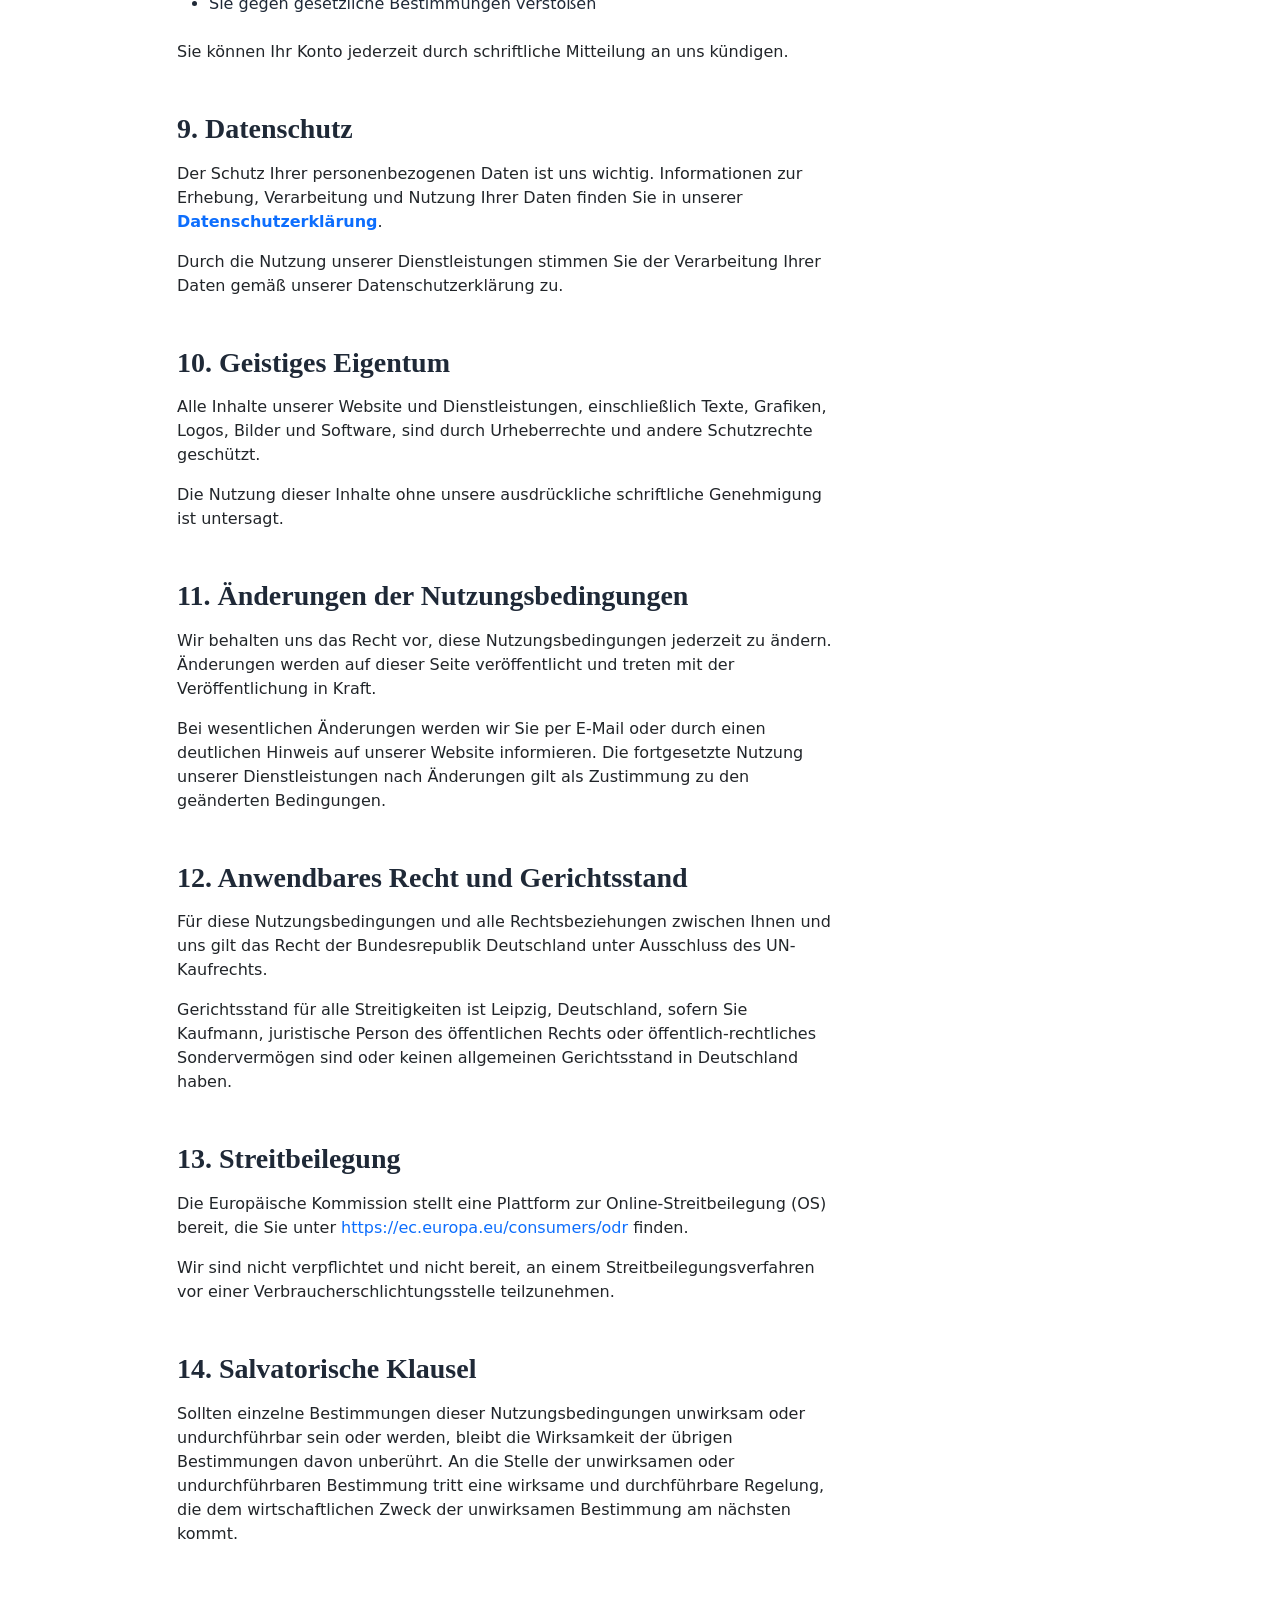
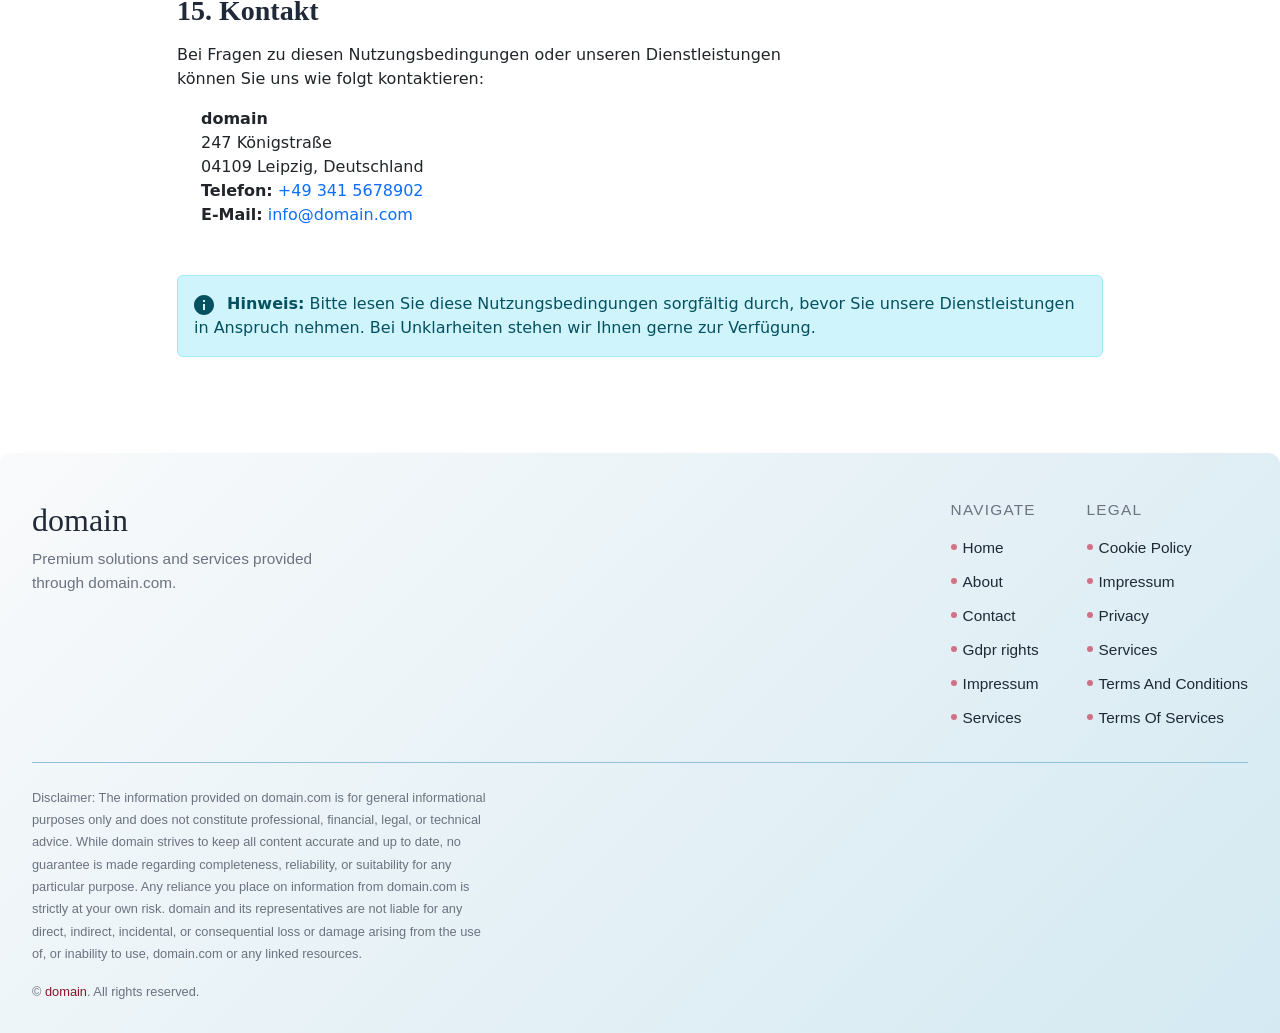
<file: terms_of_services.html>
<!DOCTYPE html><html lang="de"><head>
<script type="application/ld+json">
{
  "@context": "https://schema.org",
  "@graph": [
    {
      "@type": "WebSite",
      "@id": "https://domain.com/#website",
      "url": "https://domain.com",
      "name": "domain"
    },
    {
      "@type": "Organization",
      "@id": "https://domain.com/#org",
      "name": "domain",
      "url": "https://domain.com"
    },
    {
      "@type": "WebPage",
      "@id": "https://domain.com/terms_of_services.html",
      "url": "https://domain.com/terms_of_services.html",
      "name": "domain",
      "isPartOf": {
        "@id": "https://domain.com/#website"
      },
      "inLanguage": "de"
    }
  ]
}
</script>
  <meta charset="UTF-8">
  <meta name="viewport" content="width=device-width, initial-scale=1.0">
  <title>Nutzungsbedingungen – domain</title>
  <meta name="description" content="Nutzungsbedingungen für domain. Erfahren Sie mehr über die Bedingungen für die Nutzung unserer Dienstleistungen, Registrierung, Zahlungen und Verantwortlichkeiten.">
  <meta property="og:title" content="Nutzungsbedingungen – domain">
  <meta property="og:description" content="Nutzungsbedingungen für domain. Erfahren Sie mehr über die Bedingungen für die Nutzung unserer Dienstleistungen.">
  <meta property="og:type" content="website">
  <meta property="og:url" content="https://domain.com/terms_of_services.html">
  <link rel="canonical" href="https://domain.com/terms_of_services.html">
  <link rel="stylesheet" href="style.css">
  <link rel="icon" type="image/png" href="/favicon.png">
  <link rel="apple-touch-icon" href="/apple-touch-icon.png">
   <link rel="stylesheet" href="https://cdn.jsdelivr.net/npm/bootstrap@5.3.3/dist/css/bootstrap.min.css" integrity="sha384-QWTKZyjpPEjISv5WaRU9OFeRpok6YctnYmDr5pNlyT2bRjXh0JMhjY6hW+ALEwIH" crossorigin="anonymous">
  <link rel="stylesheet" href="https://unpkg.com/aos@2.3.4/dist/aos.css">
<link rel="stylesheet" href="./header-footer.css">
</head>
 <body>
  <header class="dr-header" aria-label="Primary navigation">
  <div class="dr-header-inner">
    <div class="dr-header-brand">
      <div class="dr-header-logo-wrap" aria-label="domain logo">
        <img class="dr-header-logo" src="img/etikett-made-in-germany.jpg" alt="AutoElite Deutschland Logo" width="150" height="40" loading="lazy" />
      </div>
      <div class="dr-header-brand-name">domain</div>
    </div>

    <button class="dr-header-burger" type="button" aria-label="Toggle navigation" aria-expanded="false" aria-controls="dr-header-nav-links">
      <span class="dr-header-burger-bar"></span>
      <span class="dr-header-burger-bar"></span>
      <span class="dr-header-burger-bar"></span>
    </button>

    <nav class="dr-nav" aria-label="Main">
      <ul class="dr-nav-list" id="dr-header-nav-links">
        <li class="dr-nav-item"><a class="dr-nav-link" href="./index.html">Home</a></li>
        <li class="dr-nav-item"><a class="dr-nav-link" href="./about.html">About</a></li>
        <li class="dr-nav-item"><a class="dr-nav-link" href="./contact.html">Contact</a></li>
        <li class="dr-nav-item"><a class="dr-nav-link" href="./gdpr-rights.html">Gdpr rights</a></li>
        <li class="dr-nav-item"><a class="dr-nav-link" href="./impressum.html">Impressum</a></li>
        <li class="dr-nav-item"><a class="dr-nav-link" href="./services.html">Services</a></li>
      </ul>
    </nav>
  </div>
</header>
  <main>
   <section class="py-4 py-md-5 bg-light">
    <div class="container">
     <nav aria-label="breadcrumb">
      <ol class="breadcrumb">
       <li class="breadcrumb-item"><a href="/">Startseite</a></li>
       <li class="breadcrumb-item active" aria-current="page">Nutzungsbedingungen</li>
      </ol>
     </nav>
    </div>
   </section>
   <section class="py-4 py-md-5">
    <div class="container">
     <div class="row">
      <div class="col-12">
       <h1 class="display-4 fw-bold mb-4 text-center" data-aos="fade-up">Nutzungsbedingungen</h1>
       <p class="text-center text-muted mb-5" data-aos="fade-up" data-aos-delay="100"><strong>Letzte Aktualisierung:</strong> 15. Januar 2025</p>
      </div>
     </div>
     <div class="row justify-content-center">
      <div class="col-12 col-lg-10">
       <div class="c-terms-content">
        <section class="mb-5" data-aos="fade-up">
         <h2 class="h3 fw-semibold mb-3">1. Geltungsbereich</h2>
         <p>Diese Nutzungsbedingungen regeln die Nutzung der Dienstleistungen von domain (nachfolgend "wir", "uns" oder "unser Unternehmen"). Durch den Zugriff auf unsere Website oder die Nutzung unserer Dienstleistungen erklären Sie sich mit diesen Bedingungen einverstanden.</p>
         <p>Falls Sie mit diesen Bedingungen nicht einverstanden sind, dürfen Sie unsere Dienstleistungen nicht nutzen.</p>
        </section>
        <section class="mb-5" data-aos="fade-up">
         <h2 class="h3 fw-semibold mb-3">2. Beschreibung der Dienstleistungen</h2>
         <p>domain bietet professionelle Automobildienstleistungen an, einschließlich, aber nicht beschränkt auf:</p>
         <ul>
          <li>Fahrzeugwartung und -reparatur</li>
          <li>Inspektions- und Diagnosedienste</li>
          <li>Fahrzeugaufbereitung und Detailing</li>
          <li>Beratung zu Fahrzeugankauf und -verkauf</li>
          <li>Weitere spezialisierte Automobildienstleistungen</li>
         </ul>
         <p>Die genauen Leistungen und deren Umfang werden in individuellen Angeboten oder Verträgen festgelegt.</p>
        </section>
        <section class="mb-5" data-aos="fade-up">
         <h2 class="h3 fw-semibold mb-3">3. Registrierung und Nutzerkonto</h2>
         <p>Für bestimmte Dienstleistungen kann die Registrierung eines Nutzerkontos erforderlich sein. Bei der Registrierung verpflichten Sie sich:</p>
         <ul>
          <li>Wahrheitsgemäße und vollständige Informationen bereitzustellen</li>
          <li>Ihre Kontodaten aktuell zu halten</li>
          <li>Die Vertraulichkeit Ihrer Anmeldedaten zu wahren</li>
          <li>Uns unverzüglich über jeden unbefugten Zugriff zu informieren</li>
         </ul>
         <p>Sie sind für alle Aktivitäten verantwortlich, die unter Ihrem Konto stattfinden.</p>
        </section>
        <section class="mb-5" data-aos="fade-up">
         <h2 class="h3 fw-semibold mb-3">4. Nutzungsrechte und -beschränkungen</h2>
         <p>Sie dürfen unsere Dienstleistungen nur für rechtmäßige Zwecke nutzen. Folgende Handlungen sind untersagt:</p>
         <ul>
          <li>Verletzung geltender Gesetze oder Vorschriften</li>
          <li>Verletzung von Rechten Dritter</li>
          <li>Übertragung schädlicher Software oder Codes</li>
          <li>Störung oder Beeinträchtigung unserer Systeme</li>
          <li>Unbefugte Nutzung von Daten oder Informationen</li>
          <li>Verbreitung von Spam oder unerwünschten Inhalten</li>
         </ul>
        </section>
        <section class="mb-5" data-aos="fade-up">
         <h2 class="h3 fw-semibold mb-3">5. Zahlungsbedingungen</h2>
         <p>Alle Preise verstehen sich in Euro (EUR) und enthalten die gesetzliche Mehrwertsteuer, sofern nicht anders angegeben.</p>
         <p><strong>Zahlungsarten:</strong> Wir akzeptieren Barzahlung, EC-Karte, Kreditkarte und Banküberweisung. Die verfügbaren Zahlungsmethoden werden bei Auftragserteilung mitgeteilt.</p>
         <p><strong>Fälligkeit:</strong> Rechnungen sind sofort nach Erhalt ohne Abzug zahlbar, sofern nicht anders vereinbart.</p>
         <p><strong>Zahlungsverzug:</strong> Bei Zahlungsverzug behalten wir uns vor, Verzugszinsen gemäß den gesetzlichen Bestimmungen zu berechnen.</p>
        </section>
        <section class="mb-5" data-aos="fade-up">
         <h2 class="h3 fw-semibold mb-3">6. Stornierung und Rückerstattung</h2>
         <p><strong>Terminvereinbarungen:</strong> Vereinbarte Termine können bis zu 24 Stunden vor dem geplanten Termin kostenfrei storniert werden. Bei kurzfristigeren Absagen oder Nichterscheinen behalten wir uns vor, eine Stornogebühr von 50% des vereinbarten Preises zu berechnen.</p>
         <p><strong>Rückerstattungen:</strong> Bereits geleistete Zahlungen für nicht erbrachte Dienstleistungen werden innerhalb von 14 Tagen auf das ursprüngliche Zahlungsmittel zurückerstattet.</p>
         <p><strong>Gewährleistung:</strong> Für unsere Dienstleistungen gelten die gesetzlichen Gewährleistungsrechte. Mängel sind unverzüglich nach Feststellung zu melden.</p>
        </section>
        <section class="mb-5" data-aos="fade-up">
         <h2 class="h3 fw-semibold mb-3">7. Haftungsbeschränkung</h2>
         <p>Wir haften für Vorsatz und grobe Fahrlässigkeit. Bei leichter Fahrlässigkeit haften wir nur bei Verletzung wesentlicher Vertragspflichten (Kardinalpflichten), wobei die Haftung auf den vorhersehbaren, vertragstypischen Schaden begrenzt ist.</p>
         <p>Die Haftung für Schäden aus der Verletzung des Lebens, des Körpers oder der Gesundheit sowie nach dem Produkthaftungsgesetz bleibt unberührt.</p>
         <p>Wir übernehmen keine Haftung für Schäden an Fahrzeugen, die auf unsachgemäße Nutzung, mangelnde Wartung oder höhere Gewalt zurückzuführen sind.</p>
        </section>
        <section class="mb-5" data-aos="fade-up">
         <h2 class="h3 fw-semibold mb-3">8. Sperrung und Kündigung</h2>
         <p>Wir behalten uns das Recht vor, Ihr Nutzerkonto zu sperren oder zu kündigen, wenn:</p>
         <ul>
          <li>Sie gegen diese Nutzungsbedingungen verstoßen</li>
          <li>Sie falsche oder irreführende Informationen bereitstellen</li>
          <li>Betrügerische oder illegale Aktivitäten festgestellt werden</li>
          <li>Zahlungsverpflichtungen nicht erfüllt werden</li>
          <li>Sie gegen gesetzliche Bestimmungen verstoßen</li>
         </ul>
         <p>Sie können Ihr Konto jederzeit durch schriftliche Mitteilung an uns kündigen.</p>
        </section>
        <section class="mb-5" data-aos="fade-up">
         <h2 class="h3 fw-semibold mb-3">9. Datenschutz</h2>
         <p>Der Schutz Ihrer personenbezogenen Daten ist uns wichtig. Informationen zur Erhebung, Verarbeitung und Nutzung Ihrer Daten finden Sie in unserer <a href="/privacy.html" class="text-decoration-none fw-semibold">Datenschutzerklärung</a>.</p>
         <p>Durch die Nutzung unserer Dienstleistungen stimmen Sie der Verarbeitung Ihrer Daten gemäß unserer Datenschutzerklärung zu.</p>
        </section>
        <section class="mb-5" data-aos="fade-up">
         <h2 class="h3 fw-semibold mb-3">10. Geistiges Eigentum</h2>
         <p>Alle Inhalte unserer Website und Dienstleistungen, einschließlich Texte, Grafiken, Logos, Bilder und Software, sind durch Urheberrechte und andere Schutzrechte geschützt.</p>
         <p>Die Nutzung dieser Inhalte ohne unsere ausdrückliche schriftliche Genehmigung ist untersagt.</p>
        </section>
        <section class="mb-5" data-aos="fade-up">
         <h2 class="h3 fw-semibold mb-3">11. Änderungen der Nutzungsbedingungen</h2>
         <p>Wir behalten uns das Recht vor, diese Nutzungsbedingungen jederzeit zu ändern. Änderungen werden auf dieser Seite veröffentlicht und treten mit der Veröffentlichung in Kraft.</p>
         <p>Bei wesentlichen Änderungen werden wir Sie per E-Mail oder durch einen deutlichen Hinweis auf unserer Website informieren. Die fortgesetzte Nutzung unserer Dienstleistungen nach Änderungen gilt als Zustimmung zu den geänderten Bedingungen.</p>
        </section>
        <section class="mb-5" data-aos="fade-up">
         <h2 class="h3 fw-semibold mb-3">12. Anwendbares Recht und Gerichtsstand</h2>
         <p>Für diese Nutzungsbedingungen und alle Rechtsbeziehungen zwischen Ihnen und uns gilt das Recht der Bundesrepublik Deutschland unter Ausschluss des UN-Kaufrechts.</p>
         <p>Gerichtsstand für alle Streitigkeiten ist Leipzig, Deutschland, sofern Sie Kaufmann, juristische Person des öffentlichen Rechts oder öffentlich-rechtliches Sondervermögen sind oder keinen allgemeinen Gerichtsstand in Deutschland haben.</p>
        </section>
        <section class="mb-5" data-aos="fade-up">
         <h2 class="h3 fw-semibold mb-3">13. Streitbeilegung</h2>
         <p>Die Europäische Kommission stellt eine Plattform zur Online-Streitbeilegung (OS) bereit, die Sie unter <a href="https://ec.europa.eu/consumers/odr" target="_blank" rel="noopener noreferrer" class="text-decoration-none">https://ec.europa.eu/consumers/odr</a> finden.</p>
         <p>Wir sind nicht verpflichtet und nicht bereit, an einem Streitbeilegungsverfahren vor einer Verbraucherschlichtungsstelle teilzunehmen.</p>
        </section>
        <section class="mb-5" data-aos="fade-up">
         <h2 class="h3 fw-semibold mb-3">14. Salvatorische Klausel</h2>
         <p>Sollten einzelne Bestimmungen dieser Nutzungsbedingungen unwirksam oder undurchführbar sein oder werden, bleibt die Wirksamkeit der übrigen Bestimmungen davon unberührt. An die Stelle der unwirksamen oder undurchführbaren Bestimmung tritt eine wirksame und durchführbare Regelung, die dem wirtschaftlichen Zweck der unwirksamen Bestimmung am nächsten kommt.</p>
        </section>
        <section class="mb-5" data-aos="fade-up">
         <h2 class="h3 fw-semibold mb-3">15. Kontakt</h2>
         <p>Bei Fragen zu diesen Nutzungsbedingungen oder unseren Dienstleistungen können Sie uns wie folgt kontaktieren:</p>
         <address class="mt-3"><strong>domain</strong>
          <br>
          247 Königstraße
          <br>
          04109 Leipzig, Deutschland
          <br>
          <strong>Telefon:</strong> <a href="tel:+493415678902" class="text-decoration-none">+49 341 5678902</a>
          <br>
          <strong>E-Mail:</strong> <a href="mailto:info@domain.com" class="text-decoration-none">info@domain.com</a></address>
        </section>
        <div class="alert alert-info" role="alert" data-aos="fade-up">
         <svg class="me-2" width="20" height="20" viewBox="0 0 20 20" fill="none" xmlns="http://www.w3.org/2000/svg" style="display: inline-block; vertical-align: middle;">
          <path d="M10 0C4.477 0 0 4.477 0 10s4.477 10 10 10 10-4.477 10-10S15.523 0 10 0zm1 15H9V9h2v6zm0-8H9V5h2v2z" fill="currentColor"></path>
         </svg>
         <strong>Hinweis:</strong> Bitte lesen Sie diese Nutzungsbedingungen sorgfältig durch, bevor Sie unsere Dienstleistungen in Anspruch nehmen. Bei Unklarheiten stehen wir Ihnen gerne zur Verfügung.
        </div>
       </div>
      </div>
     </div>
    </div>
   </section>
  </main>
  <footer class="dr-footer" aria-label="Footer">
  <div class="dr-footer-inner">
    <div class="dr-footer-main">
      <div class="dr-footer-brand-block">
        <div class="dr-footer-brand-name">domain</div>
        <p class="dr-footer-tagline">Premium solutions and services provided through domain.com.</p>
      </div>

      <div class="dr-footer-nav-legal-wrap">
        <nav class="dr-footer-nav" aria-label="Footer main navigation">
          <h2 class="dr-footer-heading">Navigate</h2>
          <ul class="dr-footer-nav-list">
            <li class="dr-footer-nav-item"><a class="dr-footer-nav-link" href="./index.html">Home</a></li>
            <li class="dr-footer-nav-item"><a class="dr-footer-nav-link" href="./about.html">About</a></li>
            <li class="dr-footer-nav-item"><a class="dr-footer-nav-link" href="./contact.html">Contact</a></li>
            <li class="dr-footer-nav-item"><a class="dr-footer-nav-link" href="./gdpr-rights.html">Gdpr rights</a></li>
            <li class="dr-footer-nav-item"><a class="dr-footer-nav-link" href="./impressum.html">Impressum</a></li>
            <li class="dr-footer-nav-item"><a class="dr-footer-nav-link" href="./services.html">Services</a></li>
          </ul>
        </nav>

        <div class="dr-footer-legal-block" aria-label="Legal">
          <h2 class="dr-footer-heading">Legal</h2>
          <ul class="dr-footer-legal-list">
            <li class="dr-footer-legal-item"><a class="dr-footer-legal-link" href="./cookie_policy.html">Cookie Policy</a></li>
            <li class="dr-footer-legal-item"><a class="dr-footer-legal-link" href="./impressum.html">Impressum</a></li>
            <li class="dr-footer-legal-item"><a class="dr-footer-legal-link" href="./privacy.html">Privacy</a></li>
            <li class="dr-footer-legal-item"><a class="dr-footer-legal-link" href="./services.html">Services</a></li>
            <li class="dr-footer-legal-item"><a class="dr-footer-legal-link" href="./terms_and_conditions.html">Terms And Conditions</a></li>
            <li class="dr-footer-legal-item"><a class="dr-footer-legal-link" href="./terms_of_services.html">Terms Of Services</a></li>
          </ul>
        </div>
      </div>
    </div>

    <div class="dr-footer-bottom">
      <p class="dr-footer-disclaimer">
        Disclaimer: The information provided on domain.com is for general informational purposes only and does not constitute professional, financial, legal, or technical advice. While domain strives to keep all content accurate and up to date, no guarantee is made regarding completeness, reliability, or suitability for any particular purpose. Any reliance you place on information from domain.com is strictly at your own risk. domain and its representatives are not liable for any direct, indirect, incidental, or consequential loss or damage arising from the use of, or inability to use, domain.com or any linked resources.
      </p>
      <p class="dr-footer-copy">© <span class="dr-footer-copy-name">domain</span>. All rights reserved.</p>
    </div>
  </div>
</footer>
  <script src="script.js" defer=""></script>
 
  <script src="https://unpkg.com/aos@2.3.4/dist/aos.js"></script>
  <script>
if (typeof AOS !== "undefined" && !window.__AOS_INITIALIZED__) {
  AOS.init({ once: true, duration: 700, easing: "ease-out-cubic" });
  window.__AOS_INITIALIZED__ = true;
}
</script>
<script src="./header-footer.js"></script>
<script src="./consent.js"></script>
</body></html>
</file>
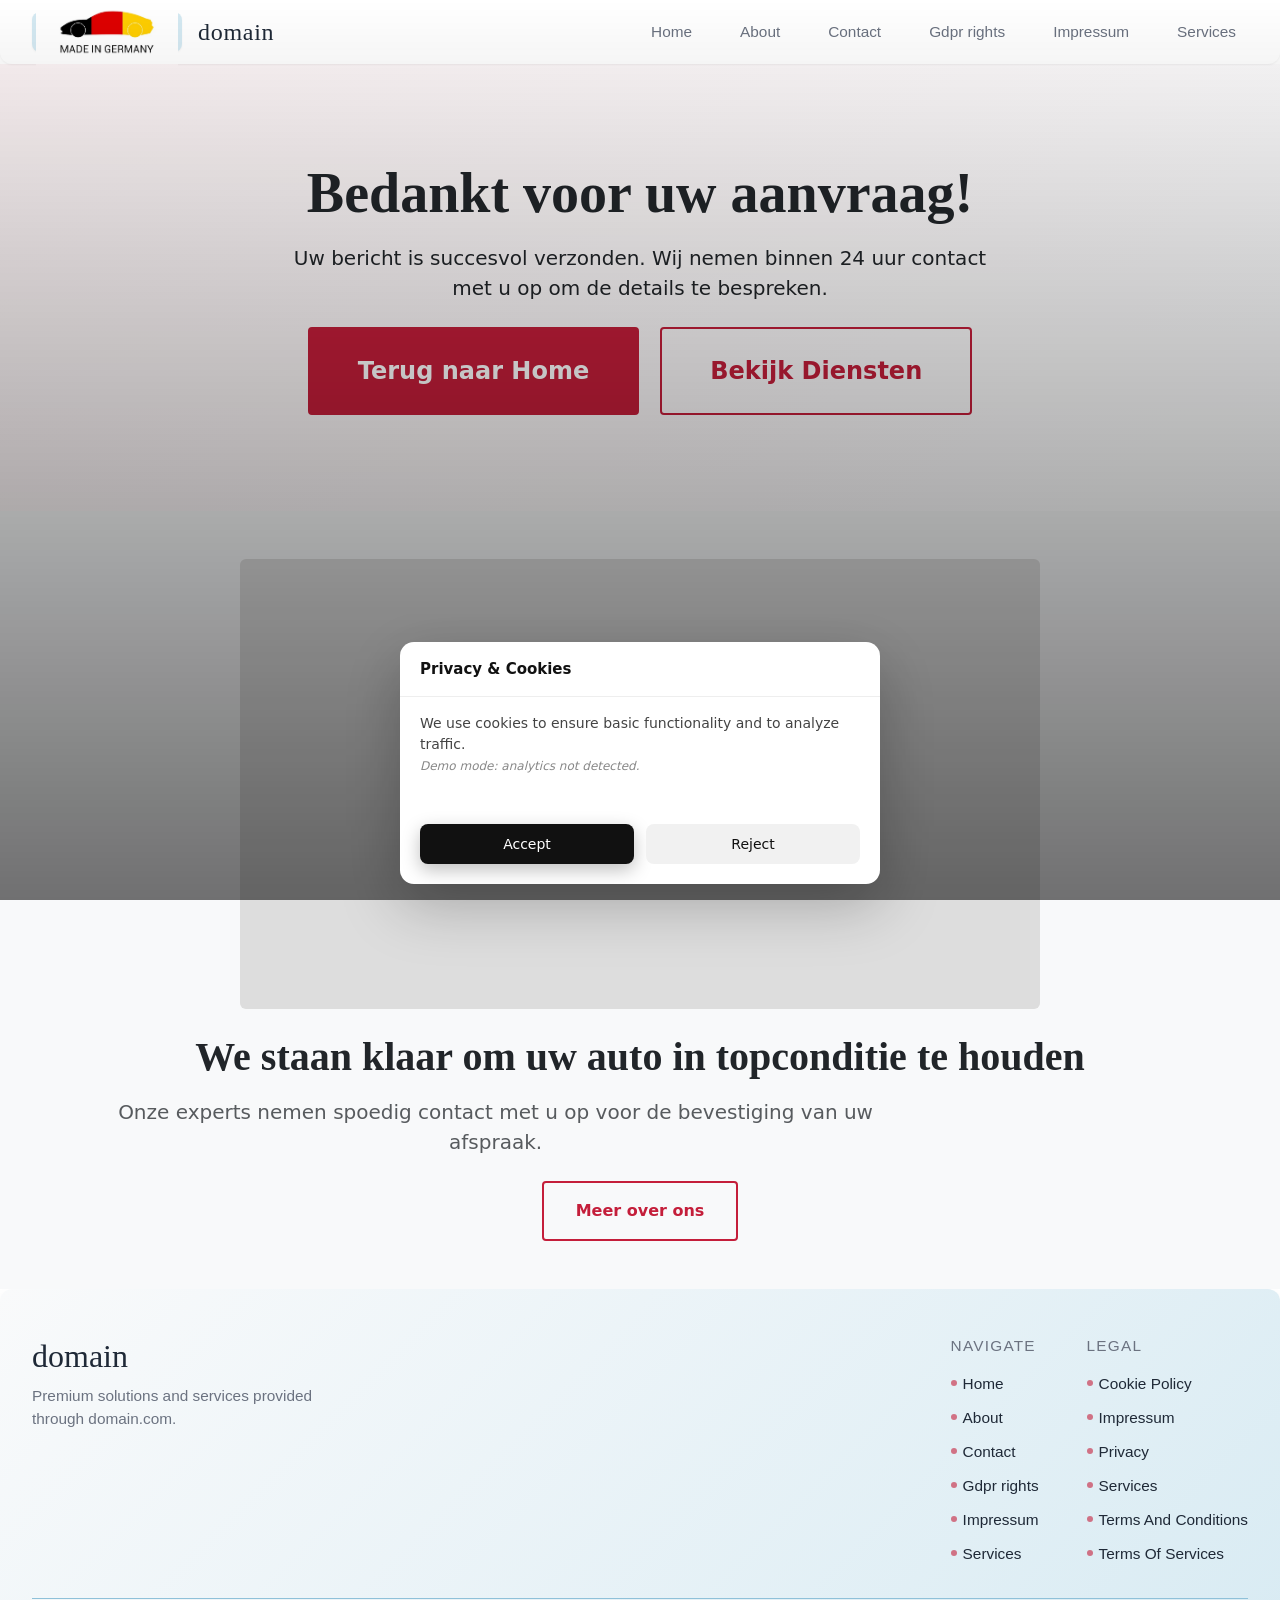
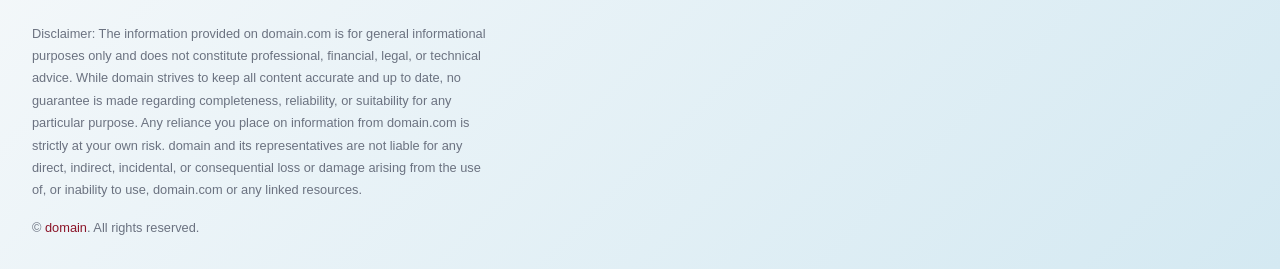
<file: thank_you.html>
<!DOCTYPE html><html lang="nl"><head>
<script type="application/ld+json">
{
  "@context": "https://schema.org",
  "@graph": [
    {
      "@type": "WebSite",
      "@id": "https://domain.com/#website",
      "url": "https://domain.com",
      "name": "domain"
    },
    {
      "@type": "Organization",
      "@id": "https://domain.com/#org",
      "name": "domain",
      "url": "https://domain.com"
    },
    {
      "@type": "WebPage",
      "@id": "https://domain.com/thank_you.html",
      "url": "https://domain.com/thank_you.html",
      "name": "domain",
      "isPartOf": {
        "@id": "https://domain.com/#website"
      },
      "inLanguage": "nl"
    }
  ]
}
</script>
  <meta charset="UTF-8">
  <meta name="viewport" content="width=device-width, initial-scale=1.0">
  <link rel="stylesheet" href="style.css">
  <link rel="icon" type="image/png" href="/favicon.png">
  <link rel="apple-touch-icon" href="/apple-touch-icon.png">
   <link rel="stylesheet" href="https://cdn.jsdelivr.net/npm/bootstrap@5.3.3/dist/css/bootstrap.min.css" integrity="sha384-QWTKZyjpPEjISv5WaRU9OFeRpok6YctnYmDr5pNlyT2bRjXh0JMhjY6hW+ALEwIH" crossorigin="anonymous">
  <link rel="stylesheet" href="https://unpkg.com/aos@2.3.4/dist/aos.css">
<link rel="stylesheet" href="./header-footer.css">
</head>
 <body>
  <header class="dr-header" aria-label="Primary navigation">
  <div class="dr-header-inner">
    <div class="dr-header-brand">
      <div class="dr-header-logo-wrap" aria-label="domain logo">
        <img class="dr-header-logo" src="img/etikett-made-in-germany.jpg" alt="AutoElite Deutschland Logo" width="150" height="40" loading="lazy" />
      </div>
      <div class="dr-header-brand-name">domain</div>
    </div>

    <button class="dr-header-burger" type="button" aria-label="Toggle navigation" aria-expanded="false" aria-controls="dr-header-nav-links">
      <span class="dr-header-burger-bar"></span>
      <span class="dr-header-burger-bar"></span>
      <span class="dr-header-burger-bar"></span>
    </button>

    <nav class="dr-nav" aria-label="Main">
      <ul class="dr-nav-list" id="dr-header-nav-links">
        <li class="dr-nav-item"><a class="dr-nav-link" href="./index.html">Home</a></li>
        <li class="dr-nav-item"><a class="dr-nav-link" href="./about.html">About</a></li>
        <li class="dr-nav-item"><a class="dr-nav-link" href="./contact.html">Contact</a></li>
        <li class="dr-nav-item"><a class="dr-nav-link" href="./gdpr-rights.html">Gdpr rights</a></li>
        <li class="dr-nav-item"><a class="dr-nav-link" href="./impressum.html">Impressum</a></li>
        <li class="dr-nav-item"><a class="dr-nav-link" href="./services.html">Services</a></li>
      </ul>
    </nav>
  </div>
</header>
  <main>
   <section class="hero-section py-5 text-center" data-aos="fade-up">
    <div class="container py-md-5">
     <div class="row justify-content-center">
      <div class="col-12 col-lg-8">
       <h1 class="display-4 fw-bold mb-3">Bedankt voor uw aanvraag!</h1>
       <p class="lead mb-4">Uw bericht is succesvol verzonden. Wij nemen binnen 24 uur contact met u op om de details te bespreken.</p>
       <a href="index.html" class="c-button c-button--primary c-button--large me-sm-3">Terug naar Home</a> <a href="services.html" class="c-button c-button--secondary c-button--large mt-3 mt-sm-0">Bekijk Diensten</a>
      </div>
     </div>
    </div>
   </section>
   <section class="py-4 py-md-5 bg-light" data-aos="fade-up">
    <div class="container text-center">
     <div class="ratio ratio-16x9 mb-4" style="max-width:800px;margin:auto;">
      <img src="https://images.unsplash.com/photo-1597764690523-15bea4c581c9?w=800&amp;h=450&amp;fit=crop" alt="Bedankt voor uw aanvraag bij AutoService Premium" class="img-fluid rounded" loading="lazy" width="800" height="450" style="object-fit:cover">
     </div>
     <h2 class="display-6 fw-bold mb-3">We staan klaar om uw auto in topconditie te houden</h2>
     <p class="lead text-muted mb-4">Onze experts nemen spoedig contact met u op voor de bevestiging van uw afspraak.</p>
     <a href="about.html" class="c-button c-button--outline">Meer over ons</a>
    </div>
   </section>
  </main>
  <footer class="dr-footer" aria-label="Footer">
  <div class="dr-footer-inner">
    <div class="dr-footer-main">
      <div class="dr-footer-brand-block">
        <div class="dr-footer-brand-name">domain</div>
        <p class="dr-footer-tagline">Premium solutions and services provided through domain.com.</p>
      </div>

      <div class="dr-footer-nav-legal-wrap">
        <nav class="dr-footer-nav" aria-label="Footer main navigation">
          <h2 class="dr-footer-heading">Navigate</h2>
          <ul class="dr-footer-nav-list">
            <li class="dr-footer-nav-item"><a class="dr-footer-nav-link" href="./index.html">Home</a></li>
            <li class="dr-footer-nav-item"><a class="dr-footer-nav-link" href="./about.html">About</a></li>
            <li class="dr-footer-nav-item"><a class="dr-footer-nav-link" href="./contact.html">Contact</a></li>
            <li class="dr-footer-nav-item"><a class="dr-footer-nav-link" href="./gdpr-rights.html">Gdpr rights</a></li>
            <li class="dr-footer-nav-item"><a class="dr-footer-nav-link" href="./impressum.html">Impressum</a></li>
            <li class="dr-footer-nav-item"><a class="dr-footer-nav-link" href="./services.html">Services</a></li>
          </ul>
        </nav>

        <div class="dr-footer-legal-block" aria-label="Legal">
          <h2 class="dr-footer-heading">Legal</h2>
          <ul class="dr-footer-legal-list">
            <li class="dr-footer-legal-item"><a class="dr-footer-legal-link" href="./cookie_policy.html">Cookie Policy</a></li>
            <li class="dr-footer-legal-item"><a class="dr-footer-legal-link" href="./impressum.html">Impressum</a></li>
            <li class="dr-footer-legal-item"><a class="dr-footer-legal-link" href="./privacy.html">Privacy</a></li>
            <li class="dr-footer-legal-item"><a class="dr-footer-legal-link" href="./services.html">Services</a></li>
            <li class="dr-footer-legal-item"><a class="dr-footer-legal-link" href="./terms_and_conditions.html">Terms And Conditions</a></li>
            <li class="dr-footer-legal-item"><a class="dr-footer-legal-link" href="./terms_of_services.html">Terms Of Services</a></li>
          </ul>
        </div>
      </div>
    </div>

    <div class="dr-footer-bottom">
      <p class="dr-footer-disclaimer">
        Disclaimer: The information provided on domain.com is for general informational purposes only and does not constitute professional, financial, legal, or technical advice. While domain strives to keep all content accurate and up to date, no guarantee is made regarding completeness, reliability, or suitability for any particular purpose. Any reliance you place on information from domain.com is strictly at your own risk. domain and its representatives are not liable for any direct, indirect, incidental, or consequential loss or damage arising from the use of, or inability to use, domain.com or any linked resources.
      </p>
      <p class="dr-footer-copy">© <span class="dr-footer-copy-name">domain</span>. All rights reserved.</p>
    </div>
  </div>
</footer>
  <script src="script.js" defer=""></script>
 
  <script src="https://unpkg.com/aos@2.3.4/dist/aos.js"></script>
  <script>
if (typeof AOS !== "undefined" && !window.__AOS_INITIALIZED__) {
  AOS.init({ once: true, duration: 700, easing: "ease-out-cubic" });
  window.__AOS_INITIALIZED__ = true;
}
</script>
<script src="./header-footer.js"></script>
<script src="./consent.js"></script>
</body></html>
</file>
<file: style.css>
:root {
  --color-ruby: #C41E3A;
  --color-ruby-dark: #8B1428;
  --color-ruby-light: #E84A5F;
  --color-pale-blue: #B8D8E8;
  --color-pale-blue-dark: #8FC1D9;
  --color-pale-blue-light: #D4E9F2;
  --color-primary: #C41E3A;
  --color-secondary: #8B1428;
  --color-accent: #B8D8E8;
  --color-text: #1f2937;
  --color-text-light: #6b7280;
  --color-bg: #ffffff;
  --color-bg-alt: #f9fafb;
  --color-success: #10b981;
  --color-error: #ef4444;
  --color-warning: #f59e0b;
  --shadow-sm: 0 1px 2px rgba(0, 0, 0, 0.05);
  --shadow-md: 0 4px 6px rgba(0, 0, 0, 0.1);
  --shadow-lg: 0 10px 15px rgba(0, 0, 0, 0.1);
  --transition-fast: 150ms ease-in-out;
  --transition-base: 250ms ease-in-out;
  --transition-slow: 350ms ease-in-out;
  --font-primary: 'Playfair Display', Georgia, serif;
  --font-secondary: 'Inter', -apple-system, BlinkMacSystemFont, 'Segoe UI', sans-serif;
  --font-base: 16px;
  --font-xs: clamp(0.75rem, 1vw, 0.875rem);
  --font-sm: clamp(0.875rem, 1.2vw, 1rem);
  --font-md: clamp(1rem, 1.5vw, 1.125rem);
  --font-lg: clamp(1.125rem, 2vw, 1.5rem);
  --font-xl: clamp(1.5rem, 3vw, 2rem);
  --font-2xl: clamp(1.875rem, 4vw, 2.5rem);
  --font-3xl: clamp(2.25rem, 5vw, 3rem);
  --lh-tight: 1.2;
  --lh-base: 1.5;
  --lh-loose: 1.75;
  --space-unit: 4px;
  --space-xs: 0.5rem;
  --space-sm: 1rem;
  --space-md: 1.5rem;
  --space-lg: 2rem;
  --space-xl: 3rem;
  --space-2xl: 4rem;
  --bp-lg: 1024px;
  --bp-md: 768px;
  --bp-sm: 640px;
  --bp-xs: 480px;
  --container-w: 1280px;
  --container-pad: 2rem;
  --header-h: 64px;
  --logo-w: 150px;
  --logo-h: 40px;
  --z-nav: 1000;
  --z-modal: 999;
  --z-dropdown: 100;
  --z-sticky: 50;
  --z-base: 1;
  --nav-h: 64px;
  --border-radius-sm: 4px;
  --border-radius-md: 8px;
  --border-radius-lg: 12px;
}

@media (max-width: 1023px) {
  :root {
    --container-pad: 1.5rem;
    --header-h: 56px;
    --nav-h: 56px;
  }
}

@media (max-width: 767px) {
  :root {
    --container-pad: 1rem;
  }
}

* {
  margin: 0;
  padding: 0;
  box-sizing: border-box;
}

*::before,
*::after {
  box-sizing: border-box;
}

html {
  font-size: var(--font-base);
  scroll-behavior: smooth;
  max-width: 100%;
  overflow-x: hidden;
}

body {
  font-family: var(--font-secondary);
  font-size: var(--font-md);
  line-height: var(--lh-base);
  color: var(--color-text);
  background-color: var(--color-bg);
  max-width: 100%;
  overflow-x: hidden;
  -webkit-font-smoothing: antialiased;
  -moz-osx-font-smoothing: grayscale;
}

body.u-no-scroll {
  overflow: hidden;
}

img,
svg,
video {
  max-width: 100%;
  height: auto;
  display: block;
}

.row {
  --bs-gutter-x: var(--space-md);
}

.ratio {
  overflow: hidden;
}

[class*="col"] {
  min-width: 0;
}

pre,
code,
table {
  max-width: 100%;
  overflow: auto;
}

h1,
h2,
h3,
h4,
h5,
h6 {
  font-family: var(--font-primary);
  font-weight: 700;
  line-height: var(--lh-tight);
  margin-top: var(--space-lg);
  margin-bottom: var(--space-sm);
  color: var(--color-text);
}

h1 {
  font-size: var(--font-3xl);
  margin-top: 0;
}

h2 {
  font-size: var(--font-2xl);
}

h3 {
  font-size: var(--font-xl);
}

h4 {
  font-size: var(--font-lg);
}

h5 {
  font-size: var(--font-md);
}

h6 {
  font-size: var(--font-sm);
}

p {
  max-width: 65ch;
  margin-bottom: var(--space-md);
}

a {
  color: var(--color-primary);
  text-decoration: none;
  transition: color var(--transition-fast);
}

a:hover,
a:focus {
  color: var(--color-ruby-dark);
  text-decoration: underline;
}

a:focus {
  outline: 2px solid var(--color-primary);
  outline-offset: 2px;
}

button,
input,
textarea,
select {
  font-family: inherit;
  font-size: inherit;
  line-height: inherit;
}

button {
  cursor: pointer;
}

button:focus,
input:focus,
textarea:focus,
select:focus {
  outline: 2px solid var(--color-primary);
  outline-offset: 2px;
}

section {
  scroll-margin-top: var(--nav-h);
}

.l-container {
  max-width: var(--container-w);
  margin: 0 auto;
  padding: 0 var(--container-pad);
  width: 100%;
}

.l-header {
  position: sticky;
  top: 0;
  z-index: var(--z-sticky);
  background-color: var(--color-bg);
  border-bottom: 1px solid rgba(31, 41, 55, 0.1);
  height: var(--header-h);
}

.l-footer {
  background-color: var(--color-text);
  color: var(--color-bg);
  padding: var(--space-xl) 0 var(--space-lg);
  margin-top: var(--space-2xl);
}

.l-footer a {
  color: var(--color-pale-blue-light);
}

.l-footer a:hover,
.l-footer a:focus {
  color: var(--color-accent);
}

.l-grid {
  display: grid;
  gap: var(--space-lg);
  grid-template-columns: repeat(auto-fit, minmax(280px, 1fr));
}

@media (min-width: 768px) {
  .l-grid--2 {
    grid-template-columns: repeat(2, 1fr);
  }
  .l-grid--3 {
    grid-template-columns: repeat(3, 1fr);
  }
  .l-grid--4 {
    grid-template-columns: repeat(4, 1fr);
  }
}

.l-main {
  min-height: 60vh;
}

.l-hero {
  padding: var(--space-xl) 0;
  background: linear-gradient(135deg, rgba(196, 30, 58, 0.03), rgba(184, 216, 232, 0.03));
}

.c-logo {
  width: var(--logo-w);
  height: var(--logo-h);
  object-fit: contain;
}

.navbar {
  box-shadow: var(--shadow-sm);
  padding: 0;
}

.navbar .container {
  padding-top: var(--space-xs);
  padding-bottom: var(--space-xs);
}

.navbar-brand {
  font-family: var(--font-primary);
  font-size: var(--font-lg);
  font-weight: 700;
  color: var(--color-primary) !important;
  padding: 0;
  display: flex;
  align-items: center;
}

.navbar-toggler {
  border: none;
  padding: var(--space-xs);
  background: none;
  position: relative;
  z-index: calc(var(--z-nav) + 1);
  min-width: 48px;
  min-height: 48px;
  display: flex;
  align-items: center;
  justify-content: center;
}

.navbar-toggler:focus {
  box-shadow: none;
  outline: 2px solid var(--color-primary);
  outline-offset: 2px;
}

.navbar-toggler-icon {
  background-image: none;
  width: 28px;
  height: 2px;
  background-color: var(--color-text);
  position: relative;
  transition: background-color var(--transition-base);
  display: block;
}

.navbar-toggler-icon::before,
.navbar-toggler-icon::after {
  content: '';
  display: block;
  width: 28px;
  height: 2px;
  background-color: var(--color-text);
  position: absolute;
  left: 0;
  transition: transform var(--transition-base);
}

.navbar-toggler-icon::before {
  top: -8px;
}

.navbar-toggler-icon::after {
  bottom: -8px;
}

.navbar-toggler[aria-expanded="true"] .navbar-toggler-icon {
  background-color: transparent;
}

.navbar-toggler[aria-expanded="true"] .navbar-toggler-icon::before {
  transform: rotate(45deg) translateY(8px);
}

.navbar-toggler[aria-expanded="true"] .navbar-toggler-icon::after {
  transform: rotate(-45deg) translateY(-8px);
}

.navbar-nav {
  gap: var(--space-xs);
}

.navbar-nav .nav-link {
  color: var(--color-text);
  font-weight: 500;
  padding: var(--space-xs) var(--space-sm);
  transition: color var(--transition-fast);
  border-radius: var(--border-radius-sm);
}

.navbar-nav .nav-link:hover,
.navbar-nav .nav-link:focus {
  color: var(--color-primary);
  background-color: rgba(196, 30, 58, 0.05);
  text-decoration: none;
}

.navbar-nav .nav-link[aria-current="page"],
.navbar-nav .nav-link.is-active {
  color: var(--color-primary);
  font-weight: 700;
  background-color: rgba(196, 30, 58, 0.08);
}

.c-nav__item {
  list-style: none;
}

@media (max-width: 1023px) {
  .navbar-collapse {
    position: fixed;
    top: 0;
    right: 0;
    width: 320px;
    max-width: 85vw;
    height: 100vh;
    background-color: var(--color-bg);
    box-shadow: -8px 0 24px rgba(0, 0, 0, 0.15);
    transform: translateX(100%);
    transition: transform var(--transition-base);
    z-index: var(--z-nav);
    overflow-y: auto;
    padding: calc(var(--header-h) + var(--space-lg)) var(--space-lg) var(--space-lg);
  }
  
  .navbar-collapse.show {
    transform: translateX(0);
  }
  
  .navbar-collapse.collapsing {
    transform: translateX(100%);
    transition: transform var(--transition-base);
  }
  
  .navbar-nav {
    flex-direction: column;
    gap: 0;
  }
  
  .navbar-nav .nav-item {
    width: 100%;
  }
  
  .navbar-nav .nav-link {
    padding: var(--space-sm) var(--space-md);
    width: 100%;
    display: block;
  }
  
  .navbar-toggler.collapsed ~ .navbar-collapse::before {
    display: none;
  }
}

@media (min-width: 1024px) {
  .navbar-expand-lg .navbar-nav {
    flex-direction: row;
    align-items: center;
  }
}

.c-button,
.btn {
  display: inline-block;
  padding: var(--space-sm) var(--space-lg);
  background-color: var(--color-primary);
  color: var(--color-bg);
  border: 2px solid var(--color-primary);
  border-radius: var(--border-radius-sm);
  font-weight: 600;
  text-align: center;
  text-decoration: none;
  cursor: pointer;
  transition: background-color var(--transition-fast), border-color var(--transition-fast), transform var(--transition-fast), box-shadow var(--transition-fast);
  white-space: nowrap;
  line-height: 1.5;
  min-height: 48px;
  display: inline-flex;
  align-items: center;
  justify-content: center;
}

.c-button:hover,
.c-button:focus,
.btn:hover,
.btn:focus {
  background-color: var(--color-ruby-dark);
  border-color: var(--color-ruby-dark);
  color: var(--color-bg);
  text-decoration: none;
  transform: translateY(-2px);
  box-shadow: var(--shadow-md);
}

.c-button:active,
.btn:active {
  transform: translateY(0);
}

.c-button--primary,
.btn-primary {
  background-color: var(--color-primary);
  border-color: var(--color-primary);
  color: var(--color-bg);
}

.c-button--primary:hover,
.c-button--primary:focus,
.btn-primary:hover,
.btn-primary:focus,
.btn-primary:active {
  background-color: var(--color-ruby-dark);
  border-color: var(--color-ruby-dark);
  color: var(--color-bg);
}

.c-button--secondary,
.c-button--outline,
.btn-secondary {
  background-color: transparent;
  color: var(--color-primary);
  border-color: var(--color-primary);
}

.c-button--secondary:hover,
.c-button--secondary:focus,
.c-button--outline:hover,
.c-button--outline:focus,
.btn-secondary:hover,
.btn-secondary:focus {
  background-color: var(--color-primary);
  color: var(--color-bg);
  border-color: var(--color-primary);
}

.c-button--accent {
  background-color: var(--color-accent);
  color: var(--color-text);
  border-color: var(--color-accent);
}

.c-button--accent:hover,
.c-button--accent:focus {
  background-color: var(--color-pale-blue-dark);
  border-color: var(--color-pale-blue-dark);
  color: var(--color-text);
}

.c-button--lg,
.btn-lg {
  padding: var(--space-md) var(--space-xl);
  font-size: var(--font-lg);
  min-height: 56px;
}

.c-button--large {
  padding: var(--space-md) var(--space-xl);
  font-size: var(--font-lg);
  min-height: 56px;
}

@media (max-width: 767px) {
  .c-button,
  .btn {
    padding: var(--space-sm) var(--space-md);
    width: 100%;
  }
  
  .c-button--lg,
  .btn-lg,
  .c-button--large {
    padding: var(--space-md) var(--space-lg);
  }
}

.c-card,
.card {
  background-color: var(--color-bg);
  border-radius: var(--border-radius-md);
  padding: var(--space-lg);
  box-shadow: var(--shadow-md);
  transition: box-shadow var(--transition-base), transform var(--transition-base);
  height: 100%;
  display: flex;
  flex-direction: column;
  border: none;
  overflow: hidden;
}

.c-card:hover,
.card:hover {
  box-shadow: var(--shadow-lg);
  transform: translateY(-4px);
}

.c-card__image,
.card-img-top {
  width: 100%;
  height: auto;
  border-radius: var(--border-radius-sm);
  margin-bottom: var(--space-md);
  object-fit: cover;
}

.card-img-top {
  border-radius: var(--border-radius-md) var(--border-radius-md) 0 0;
  margin-bottom: 0;
}

.c-card__icon-wrapper {
  display: flex;
  align-items: center;
  justify-content: center;
  background: linear-gradient(135deg, rgba(196, 30, 58, 0.1), rgba(184, 216, 232, 0.1));
  border-radius: var(--border-radius-md);
  margin-bottom: var(--space-md);
}

.c-card__icon {
  width: 48px;
  height: 48px;
  color: var(--color-primary);
}

.c-card__title,
.card-title {
  font-size: var(--font-xl);
  margin-top: 0;
  margin-bottom: var(--space-sm);
  font-weight: 700;
}

.c-card__text,
.card-text {
  flex-grow: 1;
  margin-bottom: var(--space-md);
  color: var(--color-text-light);
}

.c-card__footer {
  margin-top: auto;
}

.card-body {
  padding: var(--space-lg);
  flex: 1;
  display: flex;
  flex-direction: column;
}

.c-card--offer {
  position: relative;
}

.c-badge {
  display: inline-block;
  padding: var(--space-xs) var(--space-sm);
  border-radius: var(--border-radius-sm);
  font-size: var(--font-sm);
  font-weight: 600;
  margin-bottom: var(--space-sm);
  text-transform: uppercase;
  letter-spacing: 0.5px;
}

.c-badge--accent {
  background-color: var(--color-accent);
  color: var(--color-text);
}

.c-badge--success {
  background-color: var(--color-success);
  color: var(--color-bg);
}

.c-badge--warning {
  background-color: var(--color-warning);
  color: var(--color-text);
}

.badge {
  background-color: var(--color-primary);
  color: var(--color-bg);
  padding: var(--space-xs) var(--space-sm);
  border-radius: var(--border-radius-sm);
  font-size: var(--font-sm);
  font-weight: 600;
}

.c-form {
  display: flex;
  flex-direction: column;
  gap: var(--space-md);
  max-width: 100%;
}

.c-form__group {
  display: flex;
  flex-direction: column;
  gap: var(--space-xs);
  margin-bottom: var(--space-md);
}

.c-form__label,
.form-label {
  display: block;
  font-weight: 600;
  color: var(--color-text);
  margin-bottom: var(--space-xs);
}

.c-form__input,
.c-form__textarea,
.c-form__select,
.form-control,
.form-select {
  width: 100%;
  padding: var(--space-sm) var(--space-md);
  border: 2px solid rgba(107, 114, 128, 0.3);
  border-radius: var(--border-radius-sm);
  font-size: var(--font-md);
  transition: border-color var(--transition-fast), box-shadow var(--transition-fast);
  background-color: var(--color-bg);
  color: var(--color-text);
  min-height: 48px;
}

.c-form__input:focus,
.c-form__textarea:focus,
.c-form__select:focus,
.form-control:focus,
.form-select:focus {
  border-color: var(--color-primary);
  box-shadow: 0 0 0 3px rgba(196, 30, 58, 0.1);
  outline: none;
}

.c-form__textarea,
.form-control[type="textarea"],
textarea.form-control {
  min-height: 120px;
  resize: vertical;
}

.c-form__group.has-error .c-form__input,
.c-form__group.has-error .c-form__textarea,
.c-form__group.has-error .c-form__select,
.was-validated .form-control:invalid,
.form-control.is-invalid {
  border-color: var(--color-error);
}

.c-form__error,
.invalid-feedback {
  color: var(--color-error);
  font-size: var(--font-sm);
  margin-top: var(--space-xs);
  display: none;
}

.c-form__group.has-error .c-form__error,
.was-validated .form-control:invalid ~ .invalid-feedback,
.form-control.is-invalid ~ .invalid-feedback {
  display: block;
}

.c-form__checkbox-group,
.form-check {
  display: flex;
  align-items: flex-start;
  gap: var(--space-sm);
  margin-bottom: var(--space-md);
}

.c-form__checkbox,
.form-check-input {
  width: 20px;
  height: 20px;
  margin-top: 2px;
  flex-shrink: 0;
  border: 2px solid rgba(107, 114, 128, 0.3);
  border-radius: var(--border-radius-sm);
  cursor: pointer;
  accent-color: var(--color-primary);
}

.form-check-input:checked {
  background-color: var(--color-primary);
  border-color: var(--color-primary);
}

.form-check-input:focus {
  border-color: var(--color-primary);
  box-shadow: 0 0 0 3px rgba(196, 30, 58, 0.1);
}

.c-form__checkbox-label,
.form-check-label {
  font-size: var(--font-sm);
  font-weight: 400;
  flex-grow: 1;
  color: var(--color-text);
  line-height: 1.5;
  cursor: pointer;
}

.c-form__submit {
  align-self: flex-start;
}

.c-form-wrapper {
  background-color: var(--color-bg);
  padding: var(--space-xl);
  border-radius: var(--border-radius-lg);
  box-shadow: var(--shadow-lg);
}

.c-form-section {
  background: linear-gradient(135deg, rgba(196, 30, 58, 0.02), rgba(184, 216, 232, 0.02));
}

@media (max-width: 767px) {
  .c-form__submit {
    width: 100%;
  }
  
  .c-form-wrapper {
    padding: var(--space-lg);
  }
}

.c-hero {
  position: relative;
  background: linear-gradient(135deg, rgba(196, 30, 58, 0.95), rgba(139, 20, 40, 0.9));
  color: var(--color-bg);
  padding: var(--space-2xl) 0;
  overflow: hidden;
  min-height: 500px;
  display: flex;
  align-items: center;
}

.c-hero__background {
  position: absolute;
  top: 0;
  left: 0;
  right: 0;
  bottom: 0;
  z-index: 0;
}

.c-hero__image {
  width: 100%;
  height: 100%;
  object-fit: cover;
  filter: brightness(0.3);
}

.c-hero::before {
  content: '';
  position: absolute;
  top: 0;
  left: 0;
  right: 0;
  bottom: 0;
  background-image: url('data:image/svg+xml;utf8,<svg xmlns="http://www.w3.org/2000/svg" viewBox="0 0 100 100"><path d="M0,0 Q25,20 50,0 T100,0 L100,20 Q75,0 50,20 T0,20 Z" fill="rgba(255,255,255,0.05)"/></svg>');
  background-size: 200px 100px;
  pointer-events: none;
  z-index: 1;
}

.c-hero__content,
.c-hero .container {
  position: relative;
  z-index: 2;
}

.c-hero__title {
  color: var(--color-bg);
  margin-bottom: var(--space-md);
  text-shadow: 0 2px 4px rgba(0, 0, 0, 0.2);
}

.c-hero__subtitle {
  font-size: var(--font-lg);
  max-width: 65ch;
  margin-bottom: var(--space-lg);
  color: var(--color-bg);
  text-shadow: 0 1px 2px rgba(0, 0, 0, 0.1);
}

.c-hero__actions {
  display: flex;
  gap: var(--space-md);
  flex-wrap: wrap;
}

@media (max-width: 767px) {
  .c-hero {
    padding: var(--space-xl) 0;
    min-height: 400px;
  }
  
  .c-hero__actions {
    flex-direction: column;
  }
  
  .c-hero__actions .c-button {
    width: 100%;
  }
}

.c-ticker {
  background-color: var(--color-primary);
  color: var(--color-bg);
  padding: var(--space-sm) 0;
  overflow: hidden;
  position: relative;
}

.c-ticker__wrapper {
  display: flex;
  white-space: nowrap;
}

.c-ticker__content {
  display: flex;
  animation: ticker 30s linear infinite;
  gap: var(--space-xl);
}

.c-ticker__item {
  display: inline-block;
  padding: 0 var(--space-lg);
  font-weight: 500;
  font-size: var(--font-md);
}

@keyframes ticker {
  0% {
    transform: translateX(0);
  }
  100% {
    transform: translateX(-50%);
  }
}

.c-features {
  padding: var(--space-xl) 0;
}

.c-offers {
  padding: var(--space-xl) 0;
  background-color: var(--color-bg-alt);
}

.c-brands {
  padding: var(--space-xl) 0;
}

.c-brands__grid {
  display: grid;
  grid-template-columns: repeat(auto-fit, minmax(180px, 1fr));
  gap: var(--space-lg);
  align-items: center;
  justify-items: center;
}

.c-brands__item {
  width: 100%;
  display: flex;
  align-items: center;
  justify-content: center;
  padding: var(--space-md);
}

.c-brands__logo-wrapper {
  width: 100%;
  max-width: 200px;
  aspect-ratio: 2/1;
  display: flex;
  align-items: center;
  justify-content: center;
}

.c-brands__logo {
  width: 100%;
  height: 100%;
  object-fit: contain;
  filter: grayscale(100%);
  transition: filter var(--transition-base), transform var(--transition-base);
}

.c-brands__logo:hover {
  filter: grayscale(0%);
  transform: scale(1.05);
}

@media (max-width: 767px) {
  .c-brands__grid {
    grid-template-columns: repeat(2, 1fr);
    gap: var(--space-md);
  }
}

.c-newsletter {
  background: linear-gradient(135deg, var(--color-primary), var(--color-ruby-dark));
  color: var(--color-bg);
  padding: var(--space-xl) 0;
  border-radius: var(--border-radius-lg);
  margin: var(--space-2xl) 0;
}

.c-newsletter .c-section__title,
.c-newsletter .c-section__subtitle {
  color: var(--color-bg);
}

.c-newsletter__form {
  max-width: 600px;
  margin: 0 auto;
}

.c-newsletter__input-group {
  display: flex;
  gap: var(--space-sm);
  margin-bottom: var(--space-md);
}

.c-newsletter__input-group .c-form__input {
  flex: 1;
  background-color: var(--color-bg);
  border-color: var(--color-bg);
}

.c-newsletter__consent {
  text-align: center;
  color: var(--color-bg);
}

.c-newsletter__consent .form-check-label {
  color: var(--color-bg);
}

@media (max-width: 767px) {
  .c-newsletter__input-group {
    flex-direction: column;
  }
  
  .c-newsletter__input-group .c-button {
    width: 100%;
  }
}

.c-section {
  padding: var(--space-xl) 0;
}

.c-section--alt {
  background-color: var(--color-bg-alt);
}

.c-section--textured {
  position: relative;
  background-color: #f5f5f0;
  background-image: repeating-linear-gradient(45deg, transparent, transparent 10px, rgba(139, 20, 40, 0.03) 10px, rgba(139, 20, 40, 0.03) 20px);
}

.c-section__title {
  text-align: center;
  margin-bottom: var(--space-md);
  color: var(--color-primary);
}

.c-section__subtitle {
  text-align: center;
  font-size: var(--font-lg);
  color: var(--color-text-light);
  max-width: 65ch;
  margin: 0 auto var(--space-lg);
}

.c-footer__main {
  padding: var(--space-xl) 0 var(--space-lg);
}

.c-footer__title {
  color: var(--color-bg);
  font-size: var(--font-lg);
  margin-bottom: var(--space-md);
  margin-top: 0;
}

.c-footer__text {
  color: rgba(255, 255, 255, 0.8);
  margin-bottom: var(--space-md);
  max-width: 100%;
}

.c-footer__nav,
.c-footer__contact,
.c-footer__legal {
  list-style: none;
  padding: 0;
  margin: 0;
  display: flex;
  flex-direction: column;
  gap: var(--space-sm);
}

.c-footer__legal {
  flex-direction: row;
  flex-wrap: wrap;
  justify-content: flex-end;
  gap: var(--space-md);
}

.c-footer__nav li,
.c-footer__contact li {
  display: flex;
  align-items: center;
  gap: var(--space-sm);
}

.c-footer__icon {
  width: 20px;
  height: 20px;
  color: var(--color-accent);
  flex-shrink: 0;
}

.c-footer__link {
  color: var(--color-pale-blue-light);
  text-decoration: none;
  transition: color var(--transition-fast);
}

.c-footer__link:hover,
.c-footer__link:focus {
  color: var(--color-accent);
  text-decoration: underline;
}

.c-footer__bottom {
  border-top: 1px solid rgba(255, 255, 255, 0.1);
  padding: var(--space-md) 0;
}

.c-footer__copyright {
  color: rgba(255, 255, 255, 0.7);
  margin: 0;
  font-size: var(--font-sm);
}

@media (max-width: 767px) {
  .c-footer__legal {
    flex-direction: column;
    align-items: flex-start;
    gap: var(--space-sm);
  }
  
  .c-footer__main .row {
    gap: var(--space-lg);
  }
}

.c-breadcrumb {
  padding: var(--space-md) 0;
  background-color: var(--color-bg-alt);
}

.breadcrumb {
  display: flex;
  flex-wrap: wrap;
  gap: var(--space-xs);
  list-style: none;
  margin: 0;
  padding: 0;
  font-size: var(--font-sm);
  background: none;
}

.breadcrumb-item {
  display: flex;
  align-items: center;
  gap: var(--space-xs);
}

.breadcrumb-item:not(:last-child)::after {
  content: '/';
  color: var(--color-text-light);
  margin-left: var(--space-xs);
}

.breadcrumb-item a {
  color: var(--color-text-light);
  text-decoration: none;
}

.breadcrumb-item a:hover,
.breadcrumb-item a:focus {
  color: var(--color-primary);
  text-decoration: underline;
}

.breadcrumb-item.active {
  color: var(--color-text);
  font-weight: 500;
}

.c-feature {
  display: flex;
  flex-direction: column;
  align-items: center;
  text-align: center;
  padding: var(--space-md);
}

.c-feature__icon {
  width: 64px;
  height: 64px;
  margin-bottom: var(--space-md);
  color: var(--color-primary);
}

.c-feature__title {
  font-size: var(--font-lg);
  margin-bottom: var(--space-sm);
}

.c-feature__text {
  color: var(--color-text-light);
}

.c-sidebar {
  position: sticky;
  top: calc(var(--header-h) + var(--space-md));
  align-self: flex-start;
  max-height: calc(100vh - var(--header-h) - var(--space-lg));
  overflow-y: auto;
  padding: var(--space-lg);
  background-color: var(--color-bg-alt);
  border-radius: var(--border-radius-md);
}

.c-sidebar__title {
  font-size: var(--font-lg);
  margin-top: 0;
  margin-bottom: var(--space-md);
}

.c-sidebar__list {
  list-style: none;
  margin: 0;
  padding: 0;
}

.c-sidebar__item {
  margin-bottom: var(--space-sm);
}

.c-sidebar__link {
  display: block;
  padding: var(--space-xs) var(--space-sm);
  color: var(--color-text);
  text-decoration: none;
  border-radius: var(--border-radius-sm);
  transition: background-color var(--transition-fast), color var(--transition-fast);
}

.c-sidebar__link:hover,
.c-sidebar__link:focus {
  background-color: var(--color-accent);
  color: var(--color-text);
  text-decoration: none;
}

.c-team-member {
  text-align: center;
}

.c-team-member__avatar {
  width: 100%;
  aspect-ratio: 1 / 1;
  border-radius: 50%;
  object-fit: cover;
  margin-bottom: var(--space-md);
  border: 3px solid var(--color-pale-blue);
}

.c-team-member__name {
  font-size: var(--font-lg);
  margin-bottom: var(--space-xs);
}

.c-team-member__role {
  color: var(--color-text-light);
  font-size: var(--font-sm);
  margin-bottom: var(--space-sm);
}

.c-testimonial {
  background-color: var(--color-bg);
  border-left: 4px solid var(--color-primary);
  padding: var(--space-lg);
  border-radius: var(--border-radius-sm);
  box-shadow: var(--shadow-sm);
}

.c-testimonial__quote {
  font-size: var(--font-lg);
  font-style: italic;
  margin-bottom: var(--space-md);
  color: var(--color-text);
}

.c-testimonial__author {
  font-weight: 600;
  color: var(--color-primary);
}

.c-cta {
  background: linear-gradient(135deg, var(--color-primary), var(--color-ruby-dark));
  color: var(--color-bg);
  padding: var(--space-xl) 0;
  text-align: center;
  border-radius: var(--border-radius-lg);
  margin: var(--space-2xl) 0;
}

.c-cta__title {
  color: var(--color-bg);
  margin-bottom: var(--space-md);
}

.c-cta__text {
  font-size: var(--font-lg);
  margin-bottom: var(--space-lg);
  max-width: 65ch;
  margin-left: auto;
  margin-right: auto;
  color: var(--color-bg);
}

.c-cta .c-button {
  background-color: var(--color-bg);
  color: var(--color-primary);
  border-color: var(--color-bg);
}

.c-cta .c-button:hover,
.c-cta .c-button:focus {
  background-color: var(--color-pale-blue-light);
  border-color: var(--color-pale-blue-light);
  color: var(--color-text);
}

.c-privacy-content,
.c-terms-content,
.legal-content {
  padding: var(--space-lg) 0;
}

.c-privacy-content section,
.c-terms-content section,
.legal-content section {
  margin-bottom: var(--space-xl);
}

.c-privacy-content h2,
.c-privacy-content h3,
.c-terms-content h2,
.c-terms-content h3,
.legal-content h2,
.legal-content h3 {
  color: var(--color-text);
  margin-top: var(--space-lg);
}

.c-privacy-content ul,
.c-terms-content ul,
.legal-content ul {
  padding-left: var(--space-lg);
  margin-bottom: var(--space-md);
}

.c-privacy-content li,
.c-terms-content li,
.legal-content li {
  margin-bottom: var(--space-sm);
  color: var(--color-text);
}

.c-privacy-content address,
.c-terms-content address,
.legal-content address {
  font-style: normal;
  margin-bottom: var(--space-md);
  padding-left: var(--space-md);
}

.list-unstyled {
  list-style: none;
  padding-left: 0;
}

.list-styled {
  list-style: disc;
  padding-left: var(--space-lg);
}

.hero-section {
  background: linear-gradient(135deg, rgba(196, 30, 58, 0.05), rgba(184, 216, 232, 0.05));
  padding: var(--space-2xl) 0;
}

.table-responsive {
  overflow-x: auto;
  margin-bottom: var(--space-md);
}

.table {
  width: 100%;
  border-collapse: collapse;
  margin-bottom: var(--space-md);
}

.table th,
.table td {
  padding: var(--space-sm);
  border: 1px solid rgba(107, 114, 128, 0.2);
  text-align: left;
}

.table thead {
  background-color: var(--color-bg-alt);
}

.table-light {
  background-color: var(--color-bg-alt);
}

.table-bordered {
  border: 1px solid rgba(107, 114, 128, 0.2);
}

.alert {
  padding: var(--space-md);
  border-radius: var(--border-radius-sm);
  margin-bottom: var(--space-md);
  border: 1px solid transparent;
}

.alert-info {
  background-color: rgba(184, 216, 232, 0.2);
  border-color: var(--color-accent);
  color: var(--color-text);
}

.alert-warning {
  background-color: rgba(245, 158, 11, 0.2);
  border-color: var(--color-warning);
  color: var(--color-text);
}

.alert-light {
  background-color: var(--color-bg-alt);
  border-color: rgba(107, 114, 128, 0.2);
  color: var(--color-text);
}

.alert-link {
  color: var(--color-primary);
  font-weight: 600;
  text-decoration: underline;
}

.bg-light {
  background-color: var(--color-bg-alt);
}

.bg-dark {
  background-color: var(--color-text);
}

.bg-white {
  background-color: var(--color-bg);
}

.text-primary {
  color: var(--color-primary) !important;
}

.text-muted {
  color: var(--color-text-light) !important;
}

.text-danger {
  color: var(--color-error) !important;
}

.border-primary {
  border-color: var(--color-primary) !important;
}

.border-bottom {
  border-bottom: 1px solid rgba(107, 114, 128, 0.2);
}

.border-top {
  border-top: 1px solid rgba(107, 114, 128, 0.2);
}

.border-0 {
  border: none !important;
}

.rounded {
  border-radius: var(--border-radius-md) !important;
}

.rounded-circle {
  border-radius: 50% !important;
}

.shadow-sm {
  box-shadow: var(--shadow-sm);
}

.shadow {
  box-shadow: var(--shadow-md);
}

.shadow-lg {
  box-shadow: var(--shadow-lg);
}

.overflow-hidden {
  overflow: hidden;
}

.img-fluid {
  max-width: 100%;
  height: auto;
}

.d-flex {
  display: flex;
}

.d-grid {
  display: grid;
}

.flex-column {
  flex-direction: column;
}

.flex-grow-1 {
  flex-grow: 1;
}

.flex-shrink-0 {
  flex-shrink: 0;
}

.align-items-center {
  align-items: center;
}

.align-items-start {
  align-items: flex-start;
}

.justify-content-center {
  justify-content: center;
}

.justify-content-between {
  justify-content: space-between;
}

.text-center {
  text-align: center;
}

.text-start {
  text-align: left;
}

.text-decoration-none {
  text-decoration: none !important;
}

.text-decoration-underline {
  text-decoration: underline !important;
}

.fw-bold {
  font-weight: 700;
}

.fw-semibold {
  font-weight: 600;
}

.display-4 {
  font-size: var(--font-3xl);
  font-weight: 700;
  line-height: var(--lh-tight);
}

.display-5 {
  font-size: var(--font-2xl);
  font-weight: 700;
  line-height: var(--lh-tight);
}

.display-6 {
  font-size: var(--font-xl);
  font-weight: 700;
  line-height: var(--lh-tight);
}

.lead {
  font-size: var(--font-lg);
  line-height: var(--lh-base);
}

.h-100 {
  height: 100%;
}

.w-100 {
  width: 100%;
}

.ms-auto {
  margin-left: auto;
}

.me-auto {
  margin-right: auto;
}

.mx-auto {
  margin-left: auto;
  margin-right: auto;
}

.mt-auto {
  margin-top: auto;
}

.mb-0 {
  margin-bottom: 0;
}

.mb-2 {
  margin-bottom: calc(var(--space-unit) * 2);
}

.mb-3 {
  margin-bottom: var(--space-sm);
}

.mb-4 {
  margin-bottom: var(--space-md);
}

.mb-5 {
  margin-bottom: var(--space-lg);
}

.mb-lg-0 {
  margin-bottom: 0;
}

.mt-2 {
  margin-top: calc(var(--space-unit) * 2);
}

.mt-3 {
  margin-top: var(--space-sm);
}

.mt-4 {
  margin-top: var(--space-md);
}

.mt-5 {
  margin-top: var(--space-lg);
}

.me-2 {
  margin-right: calc(var(--space-unit) * 2);
}

.me-3 {
  margin-right: var(--space-sm);
}

.ms-3 {
  margin-left: var(--space-sm);
}

.ms-lg-3 {
  margin-left: var(--space-sm);
}

.my-3 {
  margin-top: var(--space-sm);
  margin-bottom: var(--space-sm);
}

.my-4 {
  margin-top: var(--space-md);
  margin-bottom: var(--space-md);
}

.p-4 {
  padding: var(--space-md);
}

.pt-0 {
  padding-top: 0;
}

.pt-4 {
  padding-top: var(--space-md);
}

.pt-5 {
  padding-top: var(--space-lg);
}

.py-3 {
  padding-top: var(--space-sm);
  padding-bottom: var(--space-sm);
}

.py-4 {
  padding-top: var(--space-md);
  padding-bottom: var(--space-md);
}

.py-5 {
  padding-top: var(--space-lg);
  padding-bottom: var(--space-lg);
}

.py-md-5 {
  padding-top: var(--space-lg);
  padding-bottom: var(--space-lg);
}

.sticky-top {
  position: sticky;
  top: 0;
  z-index: var(--z-sticky);
}

.position-absolute {
  position: absolute;
}

.position-relative {
  position: relative;
}

.top-0 {
  top: 0;
}

.start-50 {
  left: 50%;
}

.translate-middle {
  transform: translate(-50%, -50%);
}

.container {
  max-width: var(--container-w);
  margin: 0 auto;
  padding-left: var(--container-pad);
  padding-right: var(--container-pad);
  width: 100%;
}

.row {
  display: flex;
  flex-wrap: wrap;
  margin-left: calc(var(--space-md) / -2);
  margin-right: calc(var(--space-md) / -2);
}

.row > * {
  padding-left: calc(var(--space-md) / 2);
  padding-right: calc(var(--space-md) / 2);
}

.col-12 {
  flex: 0 0 100%;
  max-width: 100%;
}

.col-6 {
  flex: 0 0 50%;
  max-width: 50%;
}

.col-md-4 {
  flex: 0 0 100%;
  max-width: 100%;
}

.col-md-6 {
  flex: 0 0 100%;
  max-width: 100%;
}

.col-md-8 {
  flex: 0 0 100%;
  max-width: 100%;
}

.col-lg-3 {
  flex: 0 0 100%;
  max-width: 100%;
}

.col-lg-4 {
  flex: 0 0 100%;
  max-width: 100%;
}

.col-lg-5 {
  flex: 0 0 100%;
  max-width: 100%;
}

.col-lg-6 {
  flex: 0 0 100%;
  max-width: 100%;
}

.col-lg-7 {
  flex: 0 0 100%;
  max-width: 100%;
}

.col-lg-8 {
  flex: 0 0 100%;
  max-width: 100%;
}

.col-lg-10 {
  flex: 0 0 100%;
  max-width: 100%;
}

.col-xl-9 {
  flex: 0 0 100%;
  max-width: 100%;
}

@media (min-width: 768px) {
  .col-md-4 {
    flex: 0 0 33.333333%;
    max-width: 33.333333%;
  }
  
  .col-md-6 {
    flex: 0 0 50%;
    max-width: 50%;
  }
  
  .col-md-8 {
    flex: 0 0 66.666667%;
    max-width: 66.666667%;
  }
}

@media (min-width: 1024px) {
  .col-lg-3 {
    flex: 0 0 25%;
    max-width: 25%;
  }
  
  .col-lg-4 {
    flex: 0 0 33.333333%;
    max-width: 33.333333%;
  }
  
  .col-lg-5 {
    flex: 0 0 41.666667%;
    max-width: 41.666667%;
  }
  
  .col-lg-6 {
    flex: 0 0 50%;
    max-width: 50%;
  }
  
  .col-lg-7 {
    flex: 0 0 58.333333%;
    max-width: 58.333333%;
  }
  
  .col-lg-8 {
    flex: 0 0 66.666667%;
    max-width: 66.666667%;
  }
  
  .col-lg-10 {
    flex: 0 0 83.333333%;
    max-width: 83.333333%;
  }
  
  .mb-lg-0 {
    margin-bottom: 0 !important;
  }
  
  .mt-lg-0 {
    margin-top: 0 !important;
  }
}

@media (min-width: 1200px) {
  .col-xl-9 {
    flex: 0 0 75%;
    max-width: 75%;
  }
}

.input-group {
  display: flex;
  align-items: stretch;
  width: 100%;
}

.input-group .form-control {
  flex: 1;
  border-radius: var(--border-radius-sm) 0 0 var(--border-radius-sm);
}

.input-group .btn {
  border-radius: 0 var(--border-radius-sm) var(--border-radius-sm) 0;
}

.input-group-lg .form-control,
.input-group-lg .btn {
  padding: var(--space-md) var(--space-lg);
  font-size: var(--font-lg);
}

.ratio-1x1 {
  aspect-ratio: 1 / 1;
}

.ratio-4x3 {
  aspect-ratio: 4 / 3;
}

.ratio-16x9 {
  aspect-ratio: 16 / 9;
}

.u-text-center {
  text-align: center;
}

.u-text-left {
  text-align: left;
}

.u-text-right {
  text-align: right;
}

.u-no-scroll {
  overflow: hidden;
}

.u-visually-hidden {
  position: absolute;
  width: 1px;
  height: 1px;
  padding: 0;
  margin: -1px;
  overflow: hidden;
  clip: rect(0, 0, 0, 0);
  white-space: nowrap;
  border: 0;
}

.u-mb-0 {
  margin-bottom: 0;
}

.u-mt-0 {
  margin-top: 0;
}

@media (prefers-reduced-motion: reduce) {
  *,
  *::before,
  *::after {
    animation-duration: 0.01ms !important;
    animation-iteration-count: 1 !important;
    transition-duration: 0.01ms !important;
    scroll-behavior: auto !important;
  }
}

[data-aos] {
  transition-property: opacity, transform;
}

[data-aos].aos-animate {
  opacity: 1;
}

@media (max-width: 767px) {
  .c-hero__actions .c-button,
  .hero-section .c-button {
    width: 100%;
    margin-bottom: var(--space-sm);
  }
  
  .hero-section .c-button.me-sm-3 {
    margin-right: 0;
  }
}

blockquote {
  border-left: 4px solid var(--color-primary);
  padding-left: var(--space-md);
  margin: var(--space-lg) 0;
  font-style: italic;
}

.blockquote {
  border-left: 4px solid var(--color-primary);
  padding-left: var(--space-md);
  margin: var(--space-lg) 0;
}

address {
  font-style: normal;
  line-height: 1.6;
}

small,
.small {
  font-size: var(--font-sm);
}

.form-text {
  font-size: var(--font-sm);
  color: var(--color-text-light);
  margin-top: var(--space-xs);
}

@media (max-width: 767px) {
  h1,
  .display-4 {
    font-size: var(--font-2xl);
  }
  
  h2,
  .display-5 {
    font-size: var(--font-xl);
  }
  
  .lead {
    font-size: var(--font-md);
  }
  
  .c-section__title {
    font-size: var(--font-xl);
  }
  
  .c-section__subtitle {
    font-size: var(--font-md);
  }
}
</file>
<file: header-footer.css>
.dr-header {
  background: var(--color-bg);
  box-shadow: var(--shadow-sm);
  border-radius: 0 0 var(--border-radius-lg) var(--border-radius-lg);
}

.dr-header-inner {
  max-width: var(--container-w);
  margin: 0 auto;
  padding: calc(var(--space-sm) * 0.75) var(--container-pad);
  display: flex;
  align-items: center;
  justify-content: space-between;
  gap: var(--space-md);
}

.dr-header-brand {
  display: inline-flex;
  align-items: center;
  gap: var(--space-sm);
}

.dr-header-logo-wrap {
  width: var(--logo-w);
  height: var(--logo-h);
  border-radius: var(--border-radius-md);
  padding: calc(var(--space-unit));
  background: var(--color-pale-blue-light);
  display: inline-flex;
  align-items: center;
  justify-content: center;
  box-shadow: var(--shadow-sm);
}

.dr-header-logo {
  display: block;
  max-width: 100%;
  height: auto;
}

.dr-header-brand-name {
  font-family: var(--font-primary);
  font-size: var(--font-lg);
  line-height: var(--lh-tight);
  color: var(--color-text);
  letter-spacing: 0.03em;
}

.dr-nav {
  display: flex;
  align-items: center;
}

.dr-nav-list {
  list-style: none;
  padding: 0;
  margin: 0;
  display: flex;
  align-items: center;
  gap: var(--space-md);
}

.dr-nav-link {
  font-family: var(--font-secondary);
  font-size: var(--font-sm);
  line-height: var(--lh-base);
  text-decoration: none;
  color: var(--color-text-light);
  padding: calc(var(--space-unit) * 2) calc(var(--space-unit) * 3);
  border-radius: 999px;
  transition: color var(--transition-fast), background-color var(--transition-fast), box-shadow var(--transition-fast), transform var(--transition-fast);
}

.dr-nav-link:hover,
.dr-nav-link:focus-visible {
  color: var(--color-bg);
  background-color: var(--color-primary);
  box-shadow: var(--shadow-sm);
}

.dr-nav-link:active {
  transform: translateY(1px);
}

.dr-header-burger {
  display: none;
  border: none;
  background: linear-gradient(135deg, var(--color-ruby), var(--color-pale-blue-dark));
  border-radius: var(--border-radius-md);
  padding: calc(var(--space-unit) * 2.5);
  cursor: pointer;
  flex-shrink: 0;
  box-shadow: var(--shadow-md);
}

.dr-header-burger-bar {
  display: block;
  width: 18px;
  height: 2px;
  border-radius: 999px;
  background-color: var(--color-bg);
  transition: transform var(--transition-base), opacity var(--transition-base);
}

.dr-header-burger-bar + .dr-header-burger-bar {
  margin-top: 4px;
}

.dr-header-burger.dr-is-open .dr-header-burger-bar:nth-child(1) {
  transform: translateY(6px) rotate(45deg);
}

.dr-header-burger.dr-is-open .dr-header-burger-bar:nth-child(2) {
  opacity: 0;
}

.dr-header-burger.dr-is-open .dr-header-burger-bar:nth-child(3) {
  transform: translateY(-6px) rotate(-45deg);
}

.dr-header .dr-is-collapsed {
  display: none;
}

/* Footer */
.dr-footer {
  background: linear-gradient(135deg, var(--color-bg-alt), var(--color-pale-blue-light));
  border-radius: var(--border-radius-lg) var(--border-radius-lg) 0 0;
  box-shadow: var(--shadow-lg);
}

.dr-footer-inner {
  max-width: var(--container-w);
  margin: 0 auto;
  padding: var(--space-xl) var(--container-pad) var(--space-lg);
}

.dr-footer-main {
  display: flex;
  flex-wrap: wrap;
  gap: var(--space-xl);
  align-items: flex-start;
  justify-content: space-between;
  margin-bottom: var(--space-lg);
}

.dr-footer-brand-block {
  max-width: 320px;
}

.dr-footer-brand-name {
  font-family: var(--font-primary);
  font-size: var(--font-xl);
  line-height: var(--lh-tight);
  color: var(--color-text);
  margin-bottom: var(--space-xs);
}

.dr-footer-tagline {
  font-family: var(--font-secondary);
  font-size: var(--font-sm);
  line-height: var(--lh-base);
  color: var(--color-text-light);
  margin: 0;
}

.dr-footer-nav-legal-wrap {
  display: flex;
  flex-wrap: wrap;
  gap: var(--space-xl);
}

.dr-footer-heading {
  font-family: var(--font-secondary);
  font-size: var(--font-sm);
  text-transform: uppercase;
  letter-spacing: 0.08em;
  color: var(--color-text-light);
  margin: 0 0 var(--space-sm);
}

.dr-footer-nav-list,
.dr-footer-legal-list {
  list-style: none;
  padding: 0;
  margin: 0;
  display: grid;
  gap: calc(var(--space-unit) * 2.5);
}

.dr-footer-nav-link,
.dr-footer-legal-link {
  font-family: var(--font-secondary);
  font-size: var(--font-sm);
  line-height: var(--lh-base);
  text-decoration: none;
  color: var(--color-text);
  position: relative;
  padding-left: calc(var(--space-unit) * 3);
}

.dr-footer-nav-link::before,
.dr-footer-legal-link::before {
  content: "";
  position: absolute;
  left: 0;
  top: 50%;
  width: 6px;
  height: 6px;
  border-radius: 999px;
  background: var(--color-primary);
  transform: translateY(-50%);
  opacity: 0.6;
}

.dr-footer-nav-link:hover,
.dr-footer-nav-link:focus-visible,
.dr-footer-legal-link:hover,
.dr-footer-legal-link:focus-visible {
  color: var(--color-secondary);
}

.dr-footer-bottom {
  border-top: 1px solid var(--color-pale-blue-dark);
  padding-top: var(--space-md);
  display: grid;
  gap: var(--space-sm);
}

.dr-footer-disclaimer {
  font-family: var(--font-secondary);
  font-size: var(--font-xs);
  line-height: var(--lh-loose);
  color: var(--color-text-light);
  margin: 0;
}

.dr-footer-copy {
  font-family: var(--font-secondary);
  font-size: var(--font-xs);
  line-height: var(--lh-base);
  color: var(--color-text-light);
  margin: 0;
}

.dr-footer-copy-name {
  color: var(--color-secondary);
}

/* Responsive behavior */
@media (max-width: 768px) {
  .dr-header-inner {
    padding-inline: var(--space-sm);
  }

  .dr-nav-list {
    position: relative;
  }

  .dr-header-burger {
    display: inline-flex;
    flex-direction: column;
    justify-content: center;
    align-items: center;
  }

  .dr-nav {
    width: 100%;
  }

  .dr-nav-list {
    flex-direction: column;
    align-items: flex-start;
    margin-top: var(--space-sm);
    padding: var(--space-sm);
    border-radius: var(--border-radius-md);
    background: var(--color-bg-alt);
    box-shadow: var(--shadow-md);
  }

  .dr-header .dr-is-collapsed {
    display: none;
  }

  .dr-footer-inner {
    padding-inline: var(--space-sm);
  }

  .dr-footer-main {
    flex-direction: column;
  }

  .dr-footer-nav-legal-wrap {
    width: 100%;
  }
}

@media (min-width: 769px) {
  .dr-nav-list {
    display: flex !important;
  }
}
</file>
